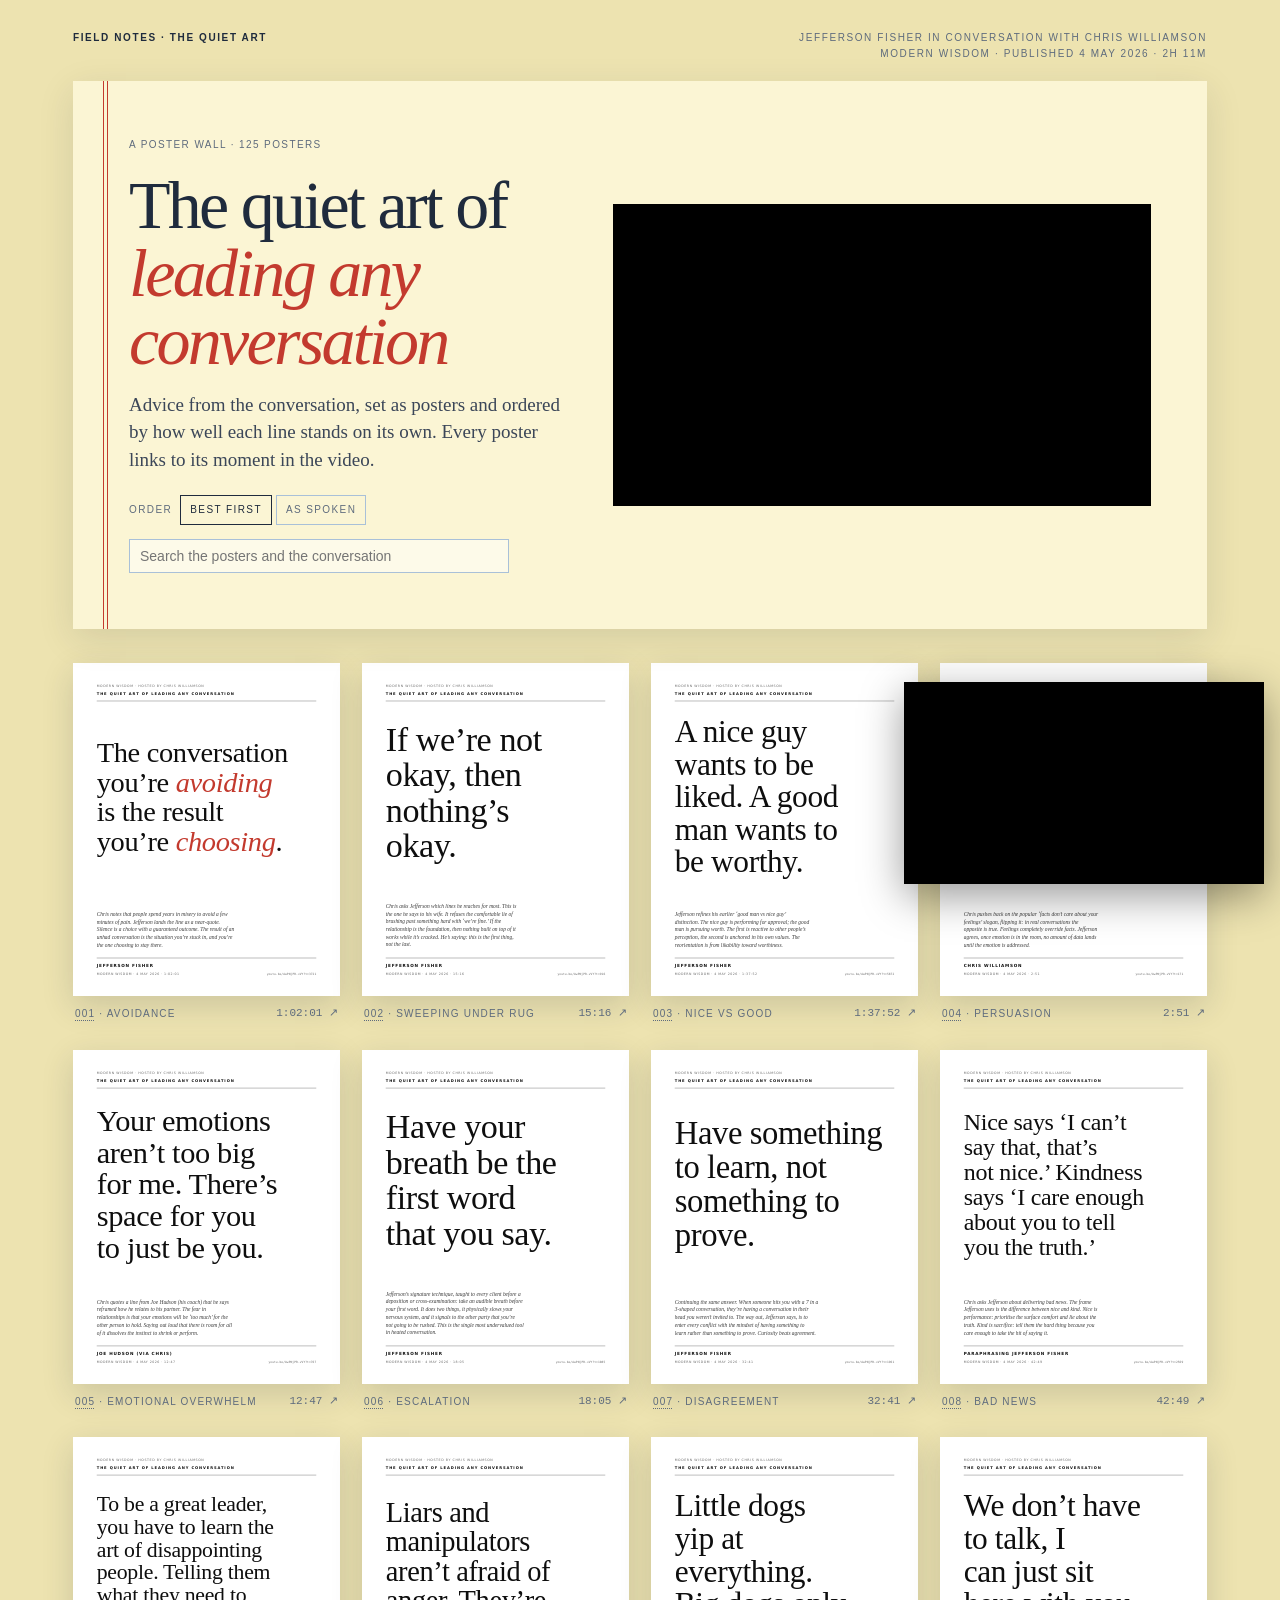
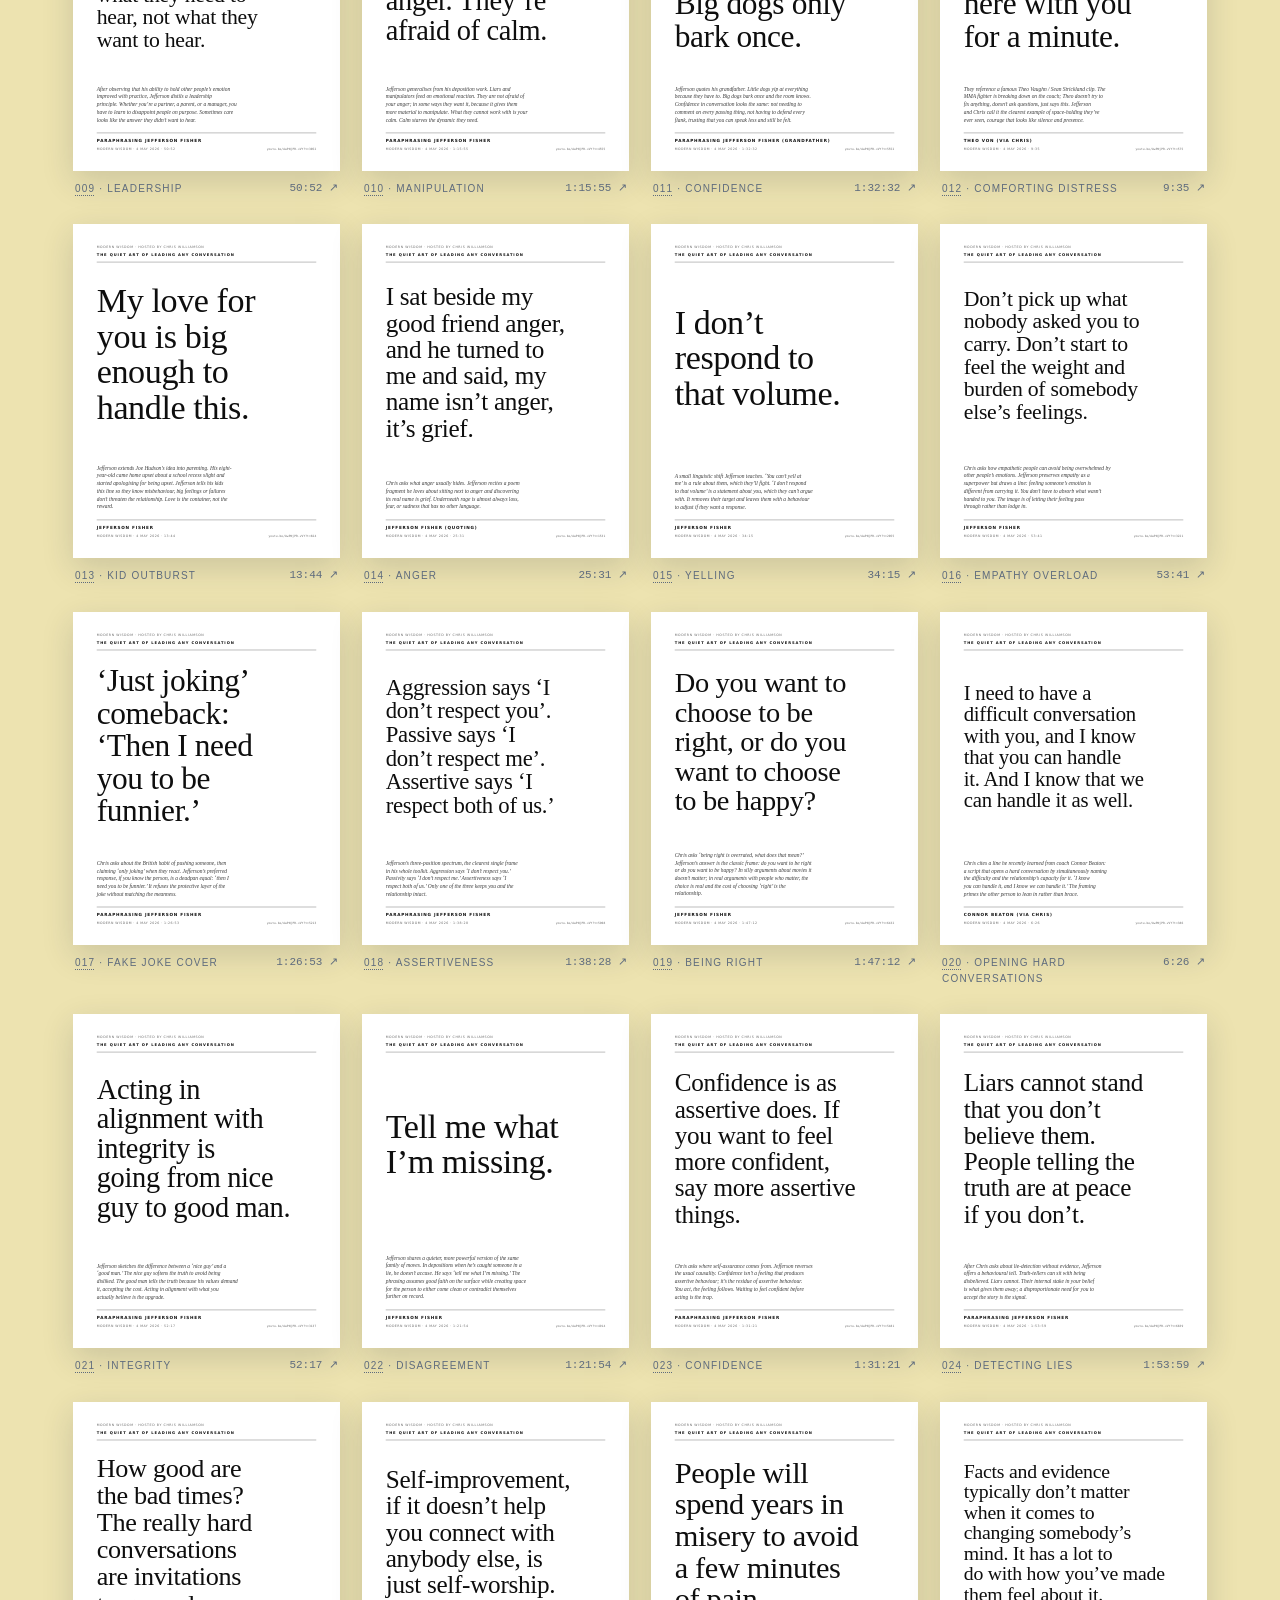
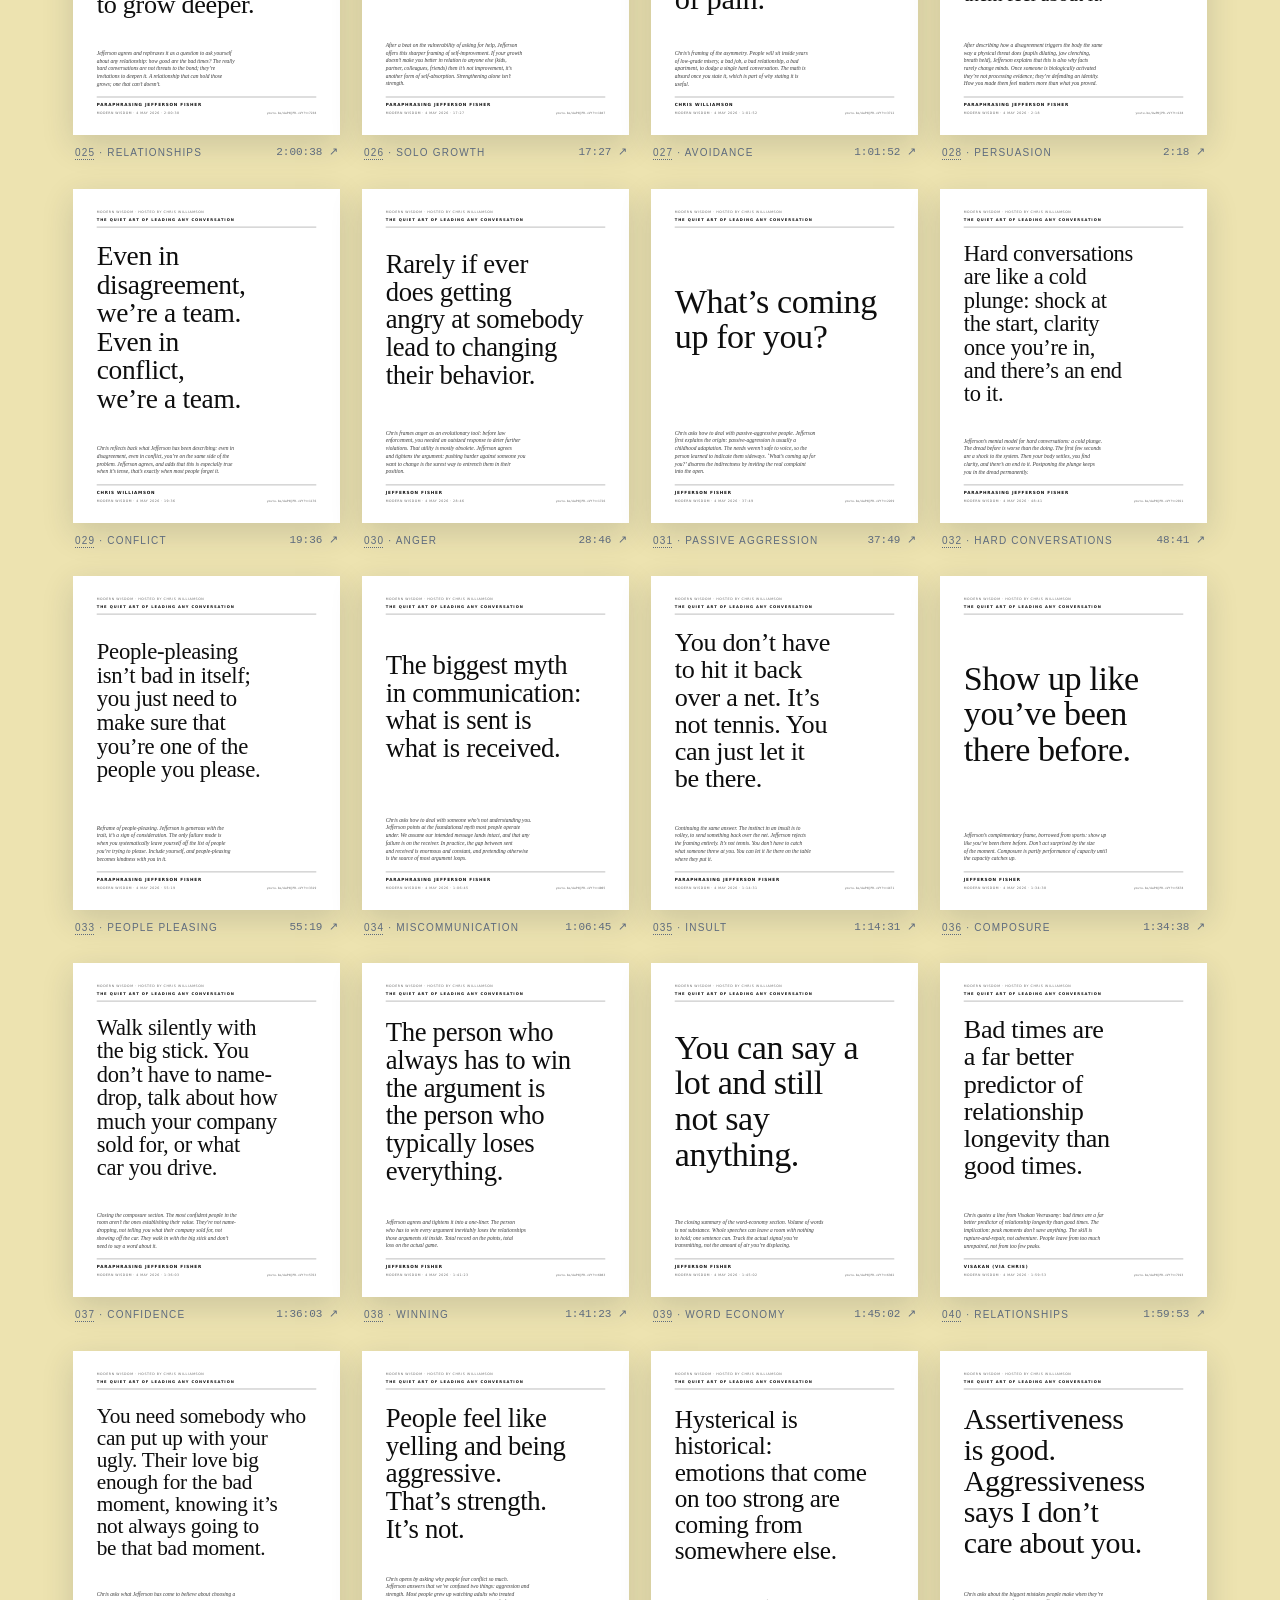
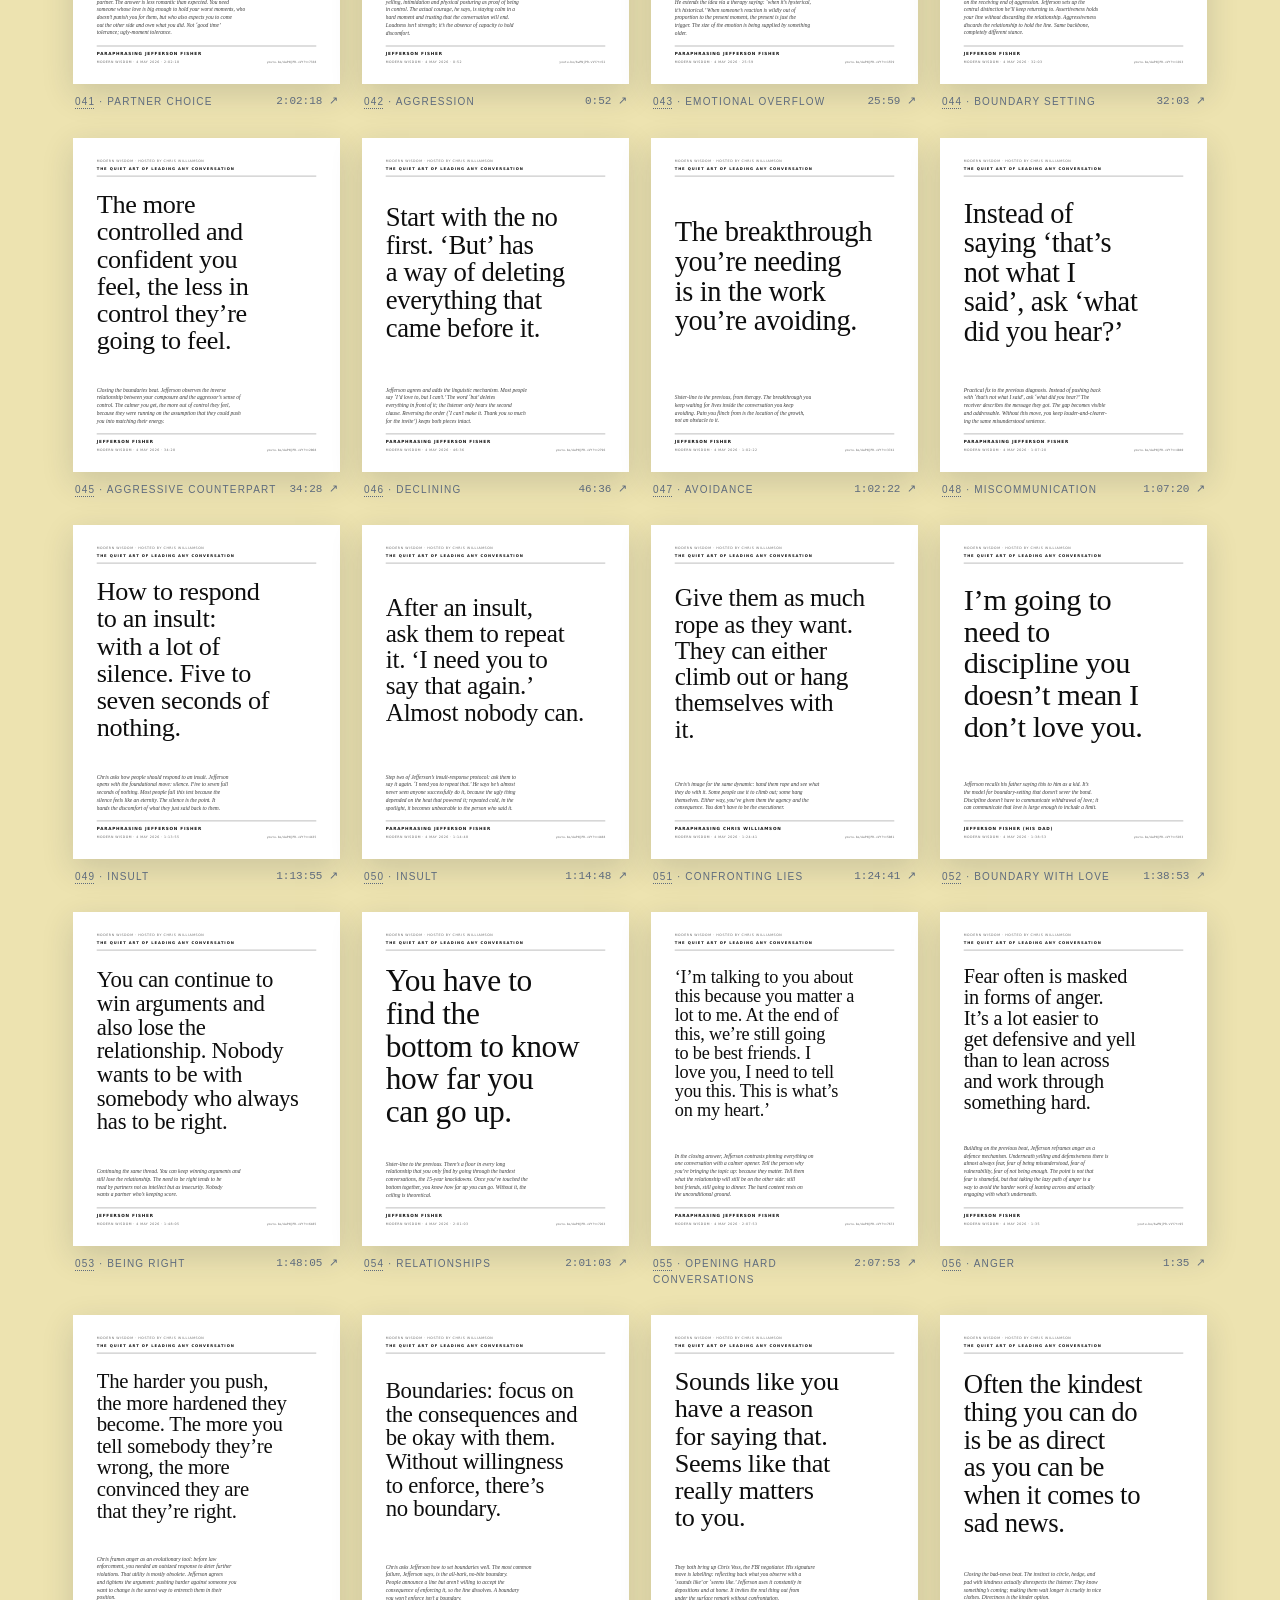
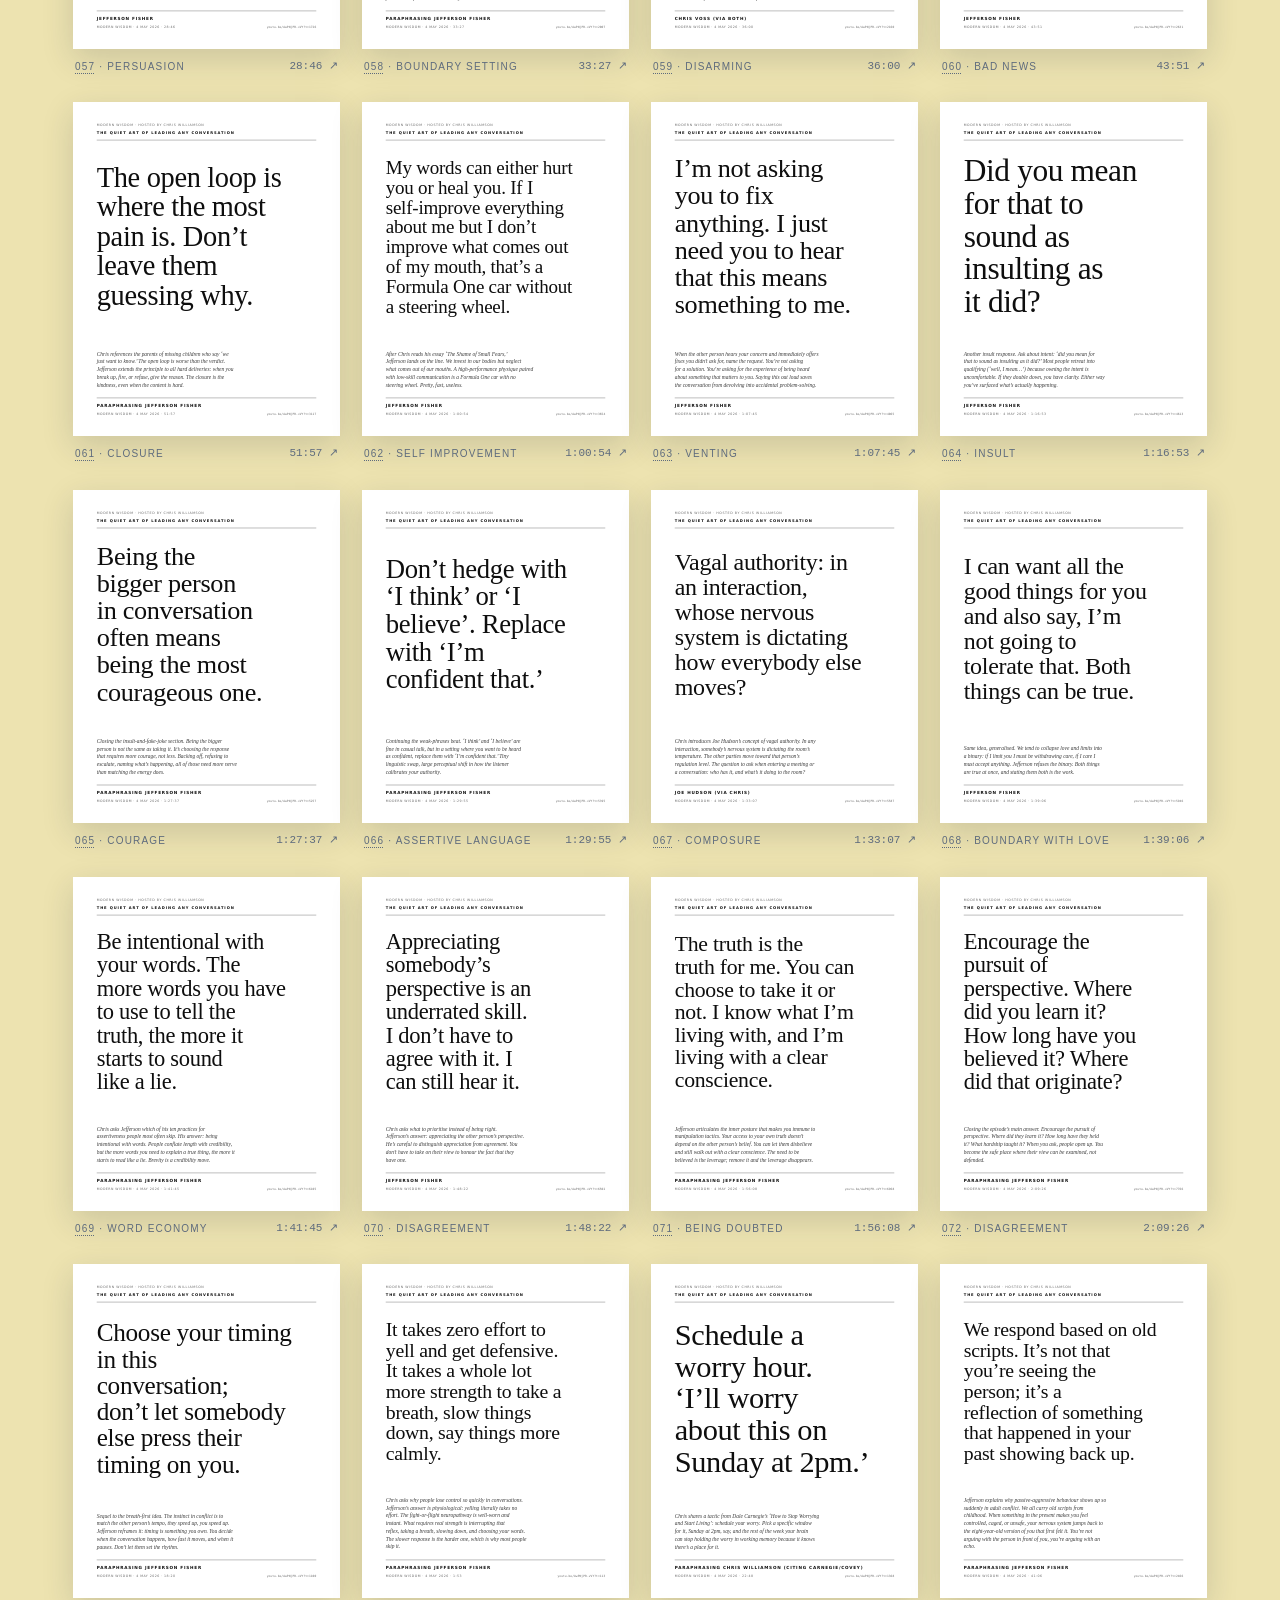
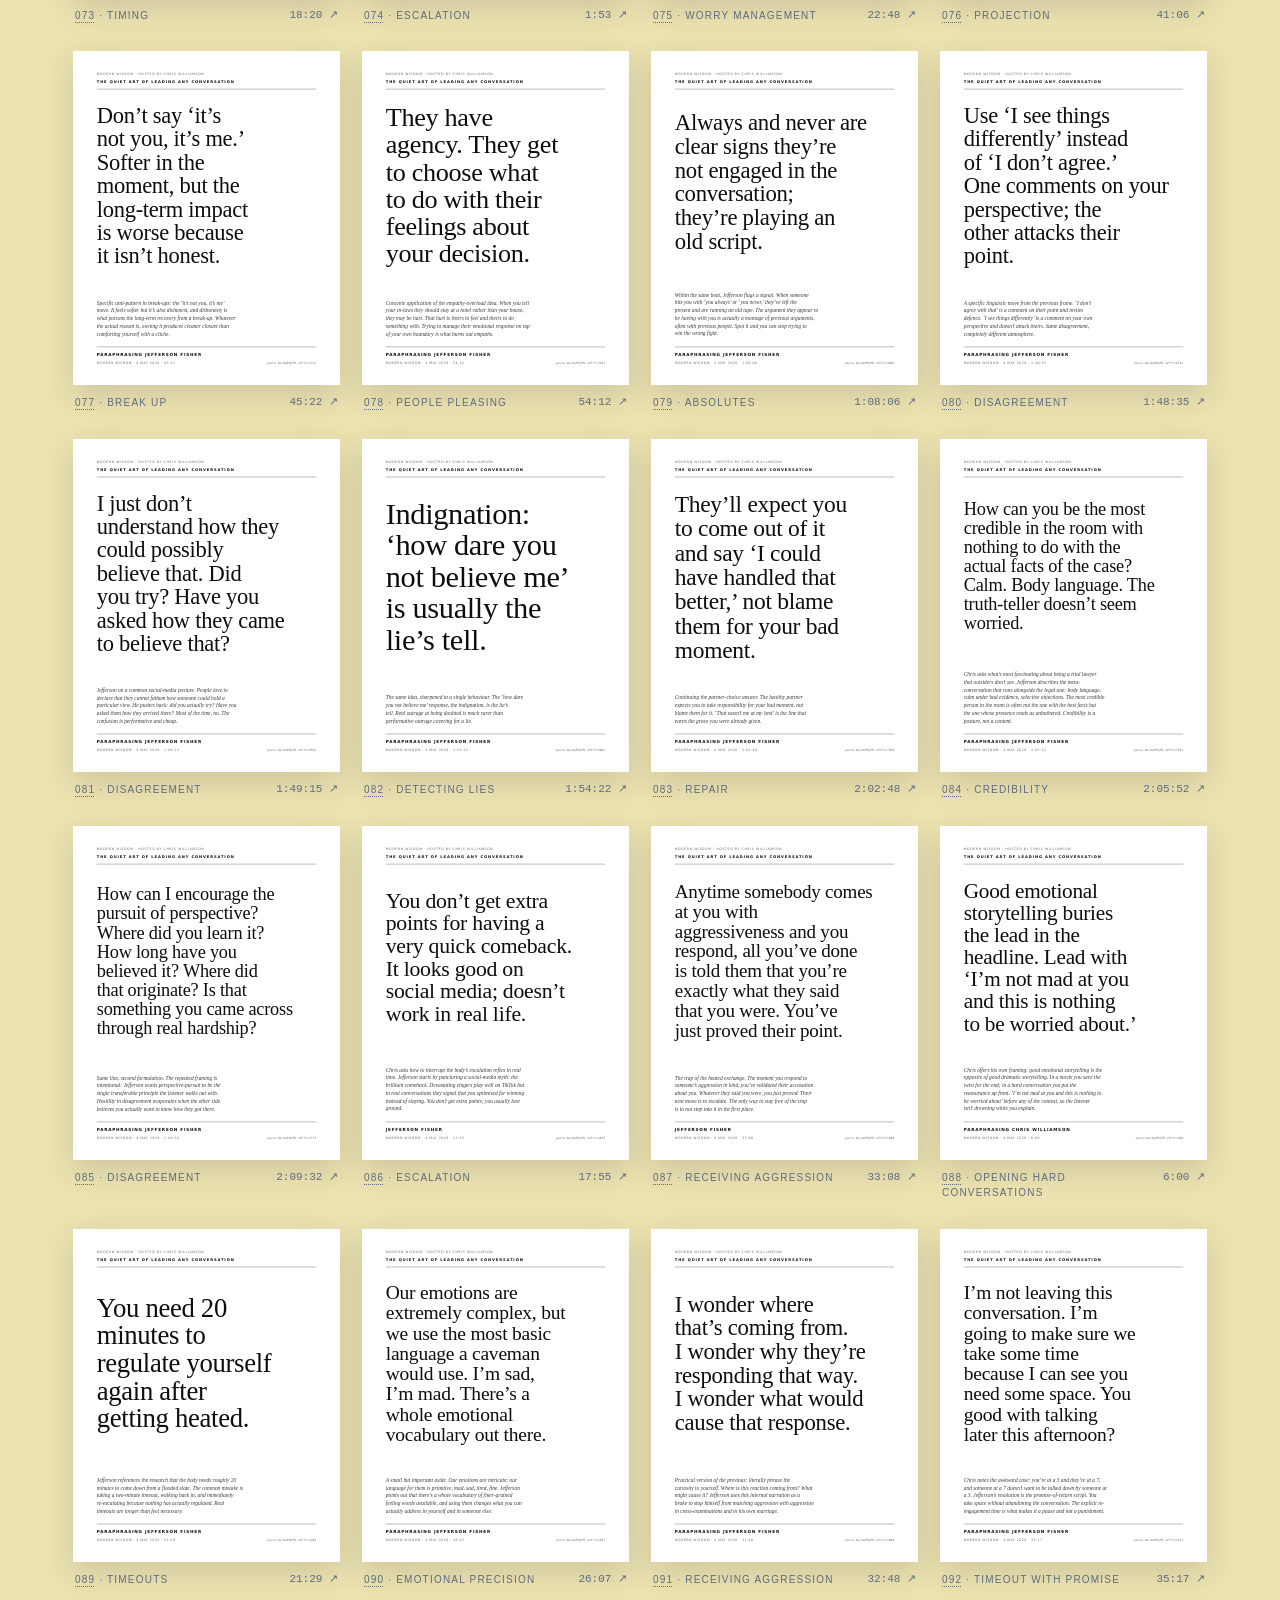
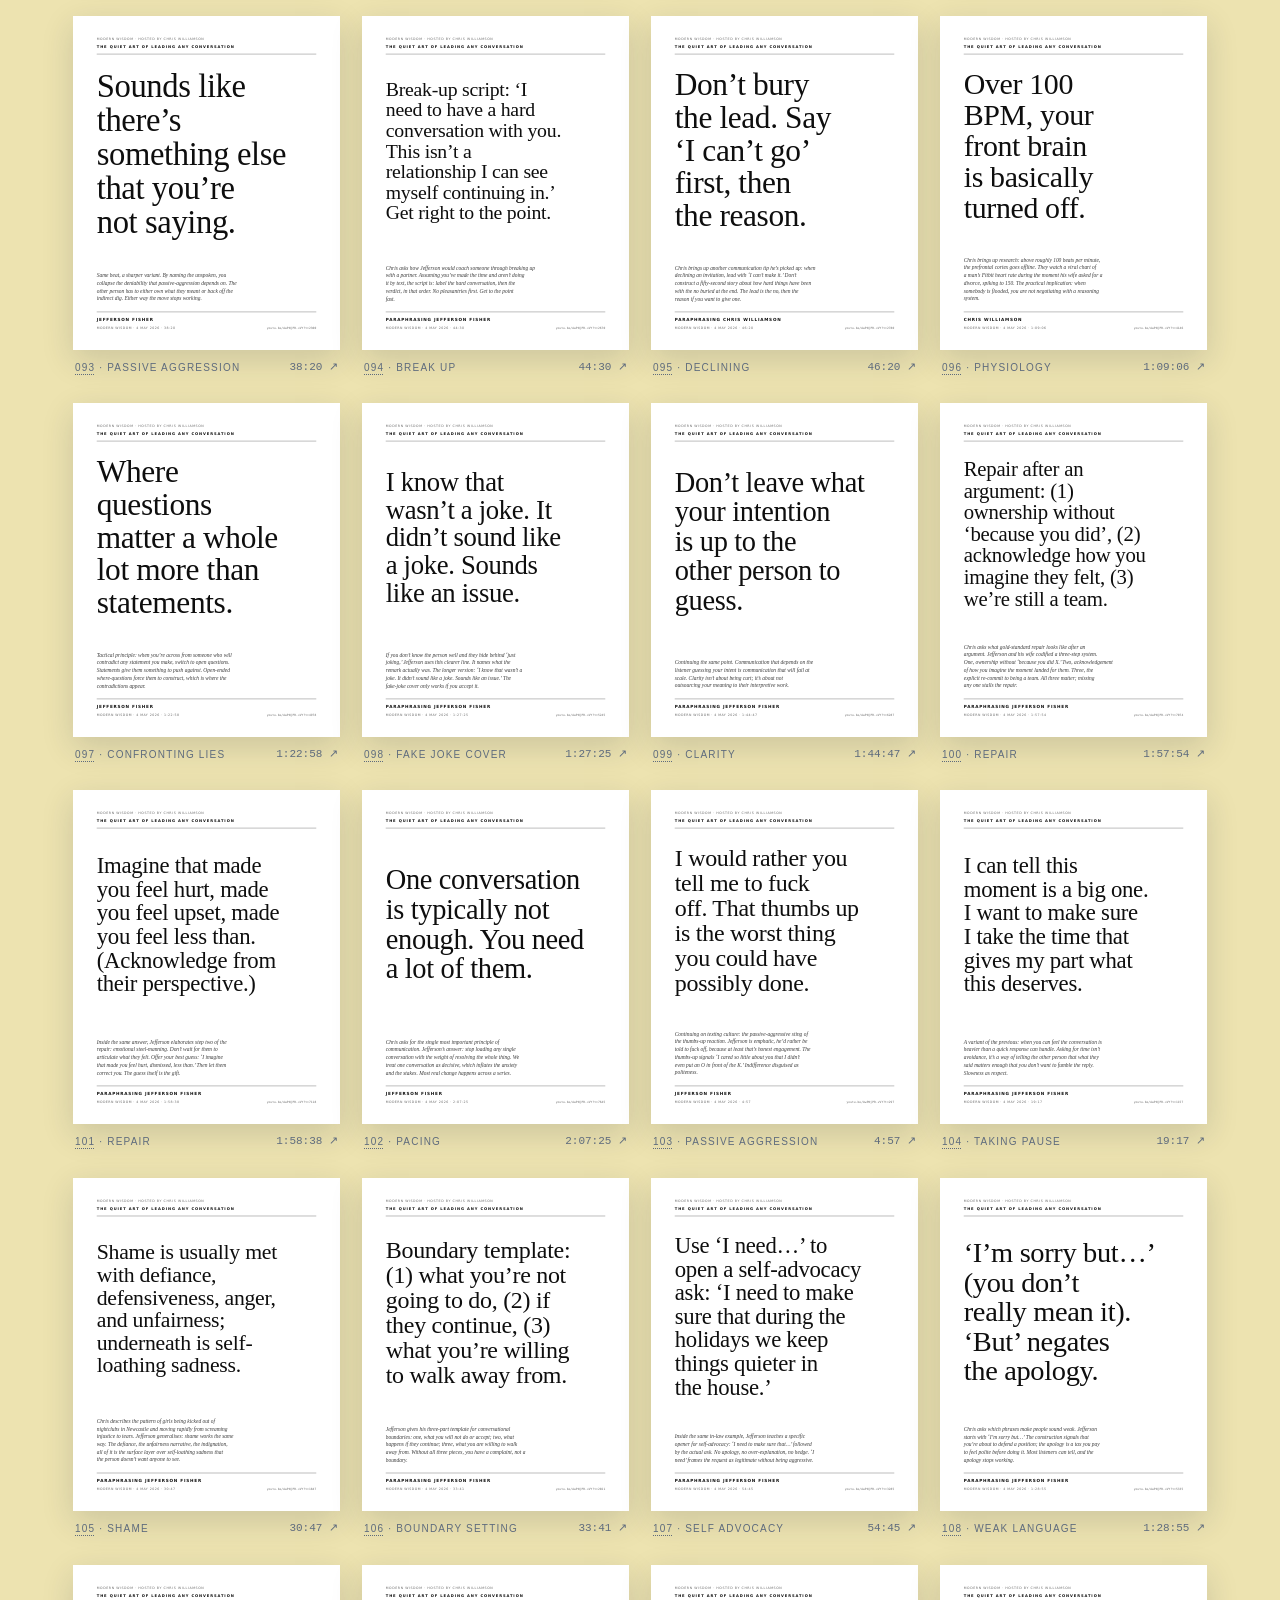
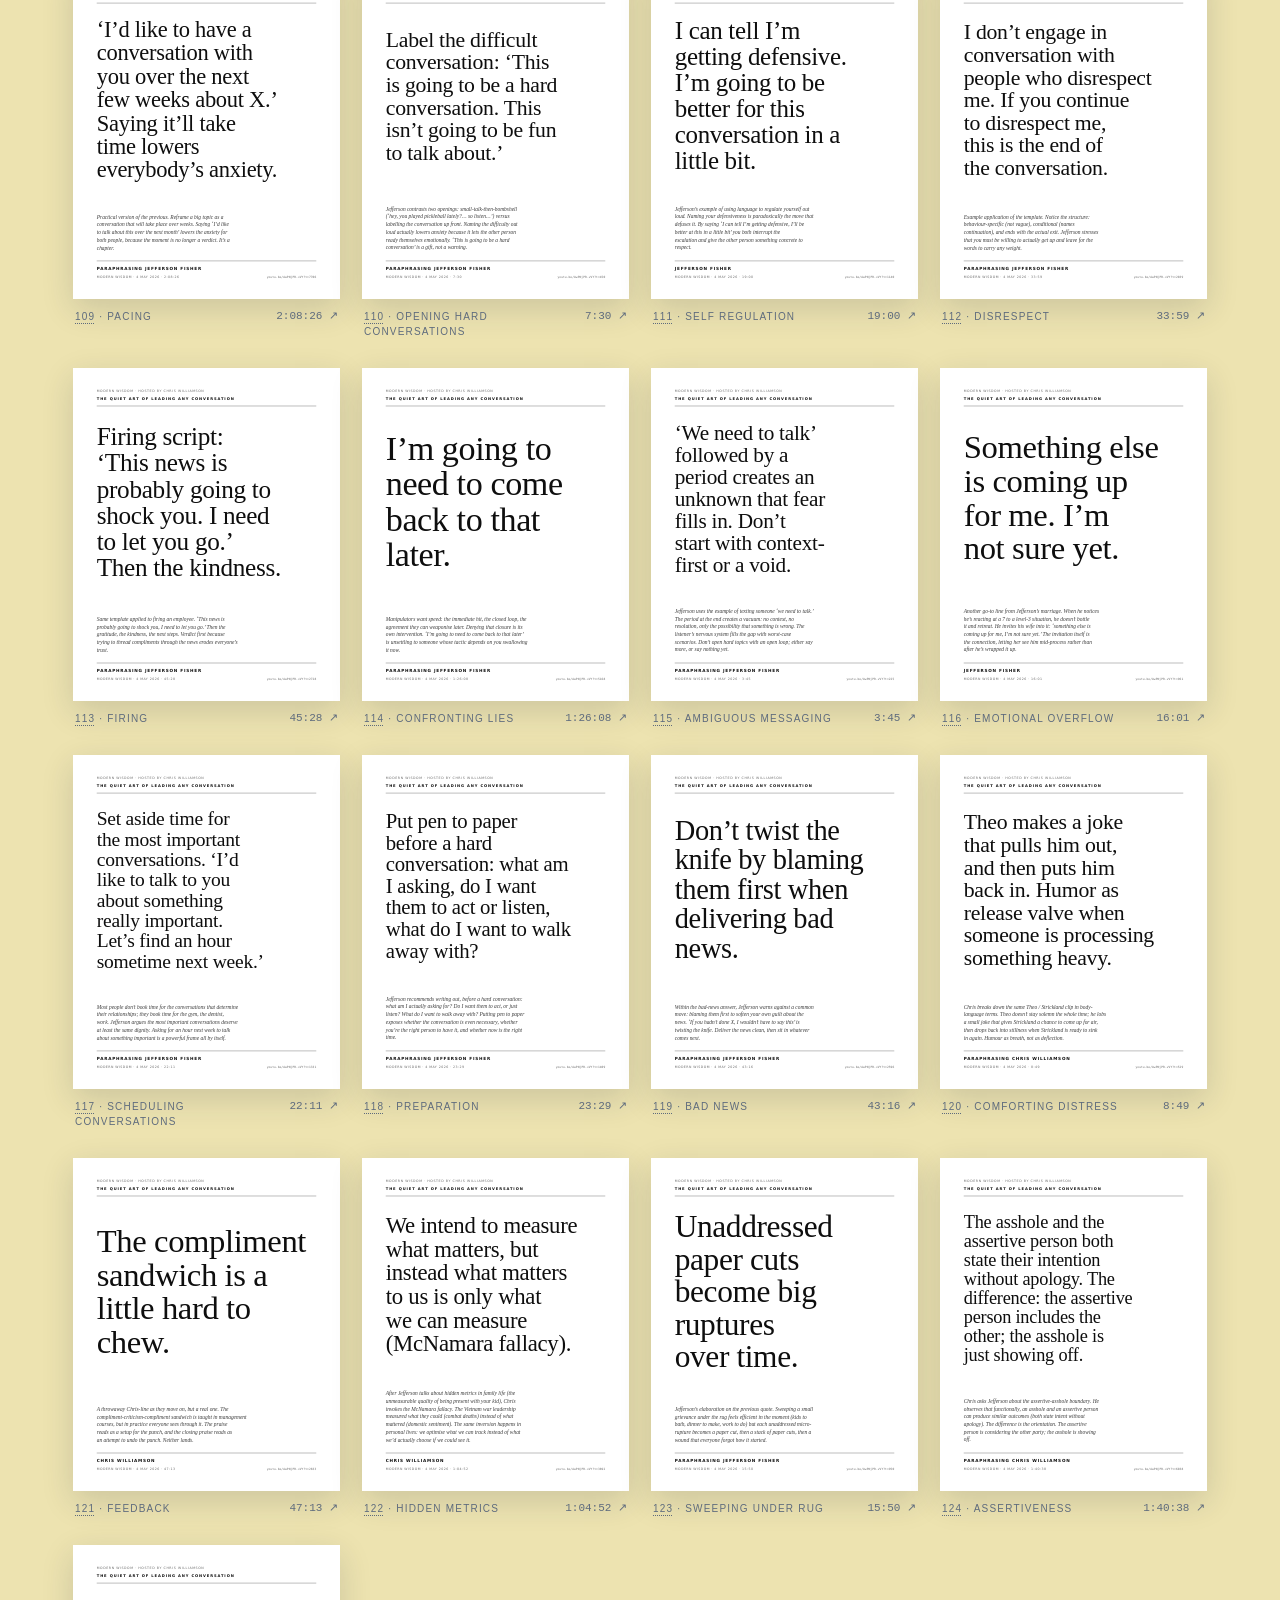
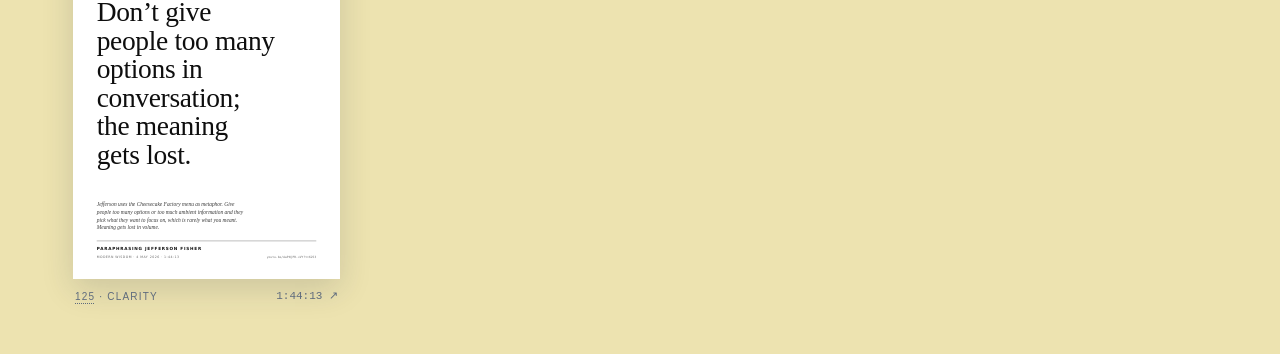
<file: jefferson-fisher/index.html>
<!doctype html>
<html lang="en">
<head>
<meta charset="utf-8"><meta name="viewport" content="width=device-width,initial-scale=1">
<title>Jefferson Fisher: The Quiet Art of Leading Any Conversation</title>
<meta name="description" content="125 posters of advice from Jefferson Fisher in conversation with Chris Williamson, each linked to its moment in the video.">
<meta property="og:type" content="article"><meta property="og:site_name" content="Field notes">
<meta property="og:title" content="Jefferson Fisher: The Quiet Art of Leading Any Conversation"><meta property="og:description" content="125 posters of advice from Jefferson Fisher in conversation with Chris Williamson, each linked to its moment in the video.">
<meta property="og:url" content="https://epologee.github.io/field-notes/jefferson-fisher/index.html"><meta property="og:image" content="https://i.ytimg.com/vi/AwPNjPR-vVY/maxresdefault.jpg">
<meta property="og:image:width" content="1280"><meta property="og:image:height" content="720"><meta property="og:image:alt" content="Jefferson Fisher and Chris Williamson on Modern Wisdom">
<meta name="twitter:card" content="summary_large_image">
<link rel="icon" href="../favicon.svg" type="image/svg+xml"><link rel="icon" href="../favicon-32.png" type="image/png" sizes="32x32"><link rel="apple-touch-icon" href="../apple-touch-icon.png">
<style>html{-webkit-text-size-adjust:100%;text-size-adjust:100%;hanging-punctuation:first allow-end last}
body{text-rendering:optimizeLegibility;font-kerning:normal;font-variant-ligatures:common-ligatures contextual}
p,li,blockquote,figcaption{text-wrap:pretty;hyphens:auto;-webkit-hyphens:auto;hyphenate-limit-chars:7 3 3;orphans:2;widows:2}
p{font-variant-numeric:oldstyle-nums proportional-nums;max-inline-size:75ch}
h1,h2,h3{text-wrap:balance;hyphens:manual}
time,.time,[data-timecode],kbd,code{font-variant-numeric:tabular-nums lining-nums}
abbr{font-variant-caps:all-small-caps;letter-spacing:.02em;text-decoration:none}
mark{color:inherit}
@media print{.screen,#player{display:none!important}h1,h2,h3{break-after:avoid}blockquote,figure{break-inside:avoid}}</style>
<style>
:root{--ink:#1f2b3d;--muted:#5e6b7d;--desk:#ede3b0;--paper:#fbf5d4;--rule:#a9c0d8;--accent:#c33a2e;--serif:"Iowan Old Style",Baskerville,Georgia,serif;--sans:-apple-system,BlinkMacSystemFont,"Segoe UI",sans-serif;--mono:ui-monospace,monospace}*{box-sizing:border-box}body{margin:0;background:var(--desk);color:var(--ink);font:16px/1.55 var(--sans)}header{max-width:1190px;margin:auto;padding:30px 28px 20px;display:flex;justify-content:space-between;gap:20px;font-size:10px;letter-spacing:.16em;text-transform:uppercase;color:var(--muted)}header strong{color:var(--ink)}header a{color:inherit;text-decoration:none}header a:hover{color:var(--accent)}header span{text-align:right}main{max-width:1190px;margin:auto;padding:0 28px 50px}.intro{position:relative;display:grid;grid-template-columns:minmax(0,1fr) minmax(0,1.2fr);gap:36px;align-items:center;background:var(--paper);padding:clamp(28px,5vw,56px);box-shadow:0 10px 34px #1f2b3d1f;margin-bottom:34px}.intro::before{content:"";position:absolute;top:0;bottom:0;left:clamp(12px,2.6vw,30px);width:3px;border-left:1px solid var(--accent);border-right:1px solid var(--accent)}.kicker{font-size:10px;letter-spacing:.14em;text-transform:uppercase;color:var(--muted)}h1{font:500 clamp(40px,6vw,68px)/1 var(--serif);letter-spacing:-.04em;margin:18px 0 16px}h1 em{color:var(--accent);font-weight:400}.deck{font:19px/1.45 var(--serif);color:#3b4658;margin:0}.slot{position:relative;aspect-ratio:16/9;background:#000}.screen{position:absolute;inset:0;background:#000}.screen iframe,.screen>div{position:absolute;inset:0;width:100%;height:100%;border:0}.docked .screen{position:fixed;inset:auto 16px 16px auto;width:clamp(200px,60vw,360px);aspect-ratio:16/9;z-index:5;box-shadow:0 12px 40px #0006}.docked main{padding-bottom:calc(clamp(200px,60vw,360px)*9/16 + 40px)}.order{margin:22px 0 0;font-size:10px;letter-spacing:.14em;text-transform:uppercase;color:var(--muted)}.order button{font:inherit;letter-spacing:inherit;text-transform:inherit;color:var(--muted);background:none;border:1px solid var(--rule);padding:6px 9px;margin-left:4px;cursor:pointer}.order button[aria-pressed=true]{color:var(--ink);border-color:var(--ink)}li.current .poster{outline:3px solid var(--accent);outline-offset:5px}ol.wall{list-style:none;margin:0;padding:0;display:grid;grid-template-columns:repeat(auto-fill,minmax(260px,1fr));gap:28px 22px}.poster{display:block;box-shadow:0 10px 30px #1f2b3d29;transition:transform .15s}.poster:hover{transform:translateY(-3px)}.poster img{display:block;width:100%;height:auto}.caption{display:flex;justify-content:space-between;gap:10px;margin:10px 2px 0;font-size:10px;letter-spacing:.12em;text-transform:uppercase;color:var(--muted)}.caption .time{font:11px var(--mono);letter-spacing:0;text-transform:none;color:var(--muted);text-decoration:none;white-space:nowrap}.caption a:hover{color:var(--accent)}.caption .file{color:inherit;text-decoration:underline dotted;text-underline-offset:3px}.find{margin:14px 0 0}.find input{font:14px var(--sans);width:min(100%,380px);padding:8px 10px;border:1px solid var(--rule);border-radius:0;background:#ffffff80;color:var(--ink)}.find input:focus{outline:none;border-color:var(--ink)}.spoken{margin:0 0 26px;font-size:10px;letter-spacing:.14em;text-transform:uppercase;color:var(--muted)}.spoken button{font:11px var(--mono);letter-spacing:0;text-transform:none;color:var(--ink);background:none;border:1px solid var(--rule);padding:5px 8px;margin:6px 6px 0 0;cursor:pointer}.spoken button:hover{border-color:var(--ink)}li.break{grid-column:1/-1;border-top:1px dashed var(--rule);padding:9px 2px 0;font-size:10px;letter-spacing:.12em;text-transform:uppercase;color:var(--muted)}li.break span{color:var(--ink);margin-right:8px}li.break.playing{border-top-style:solid;border-top-color:var(--muted)}
@media print{@page{size:A4;margin:12mm}body{background:white}header span{text-align:left}.slot,.screen,.order,.find,.spoken,li.break{display:none!important}.intro{display:block;box-shadow:none;padding:0 0 8mm}.intro::before{display:none}ol.wall{grid-template-columns:repeat(2,1fr);gap:8mm}li{break-inside:avoid}.poster{box-shadow:none;outline:1px solid #ddd}li.current .poster{outline:1px solid #ddd}}
@media(max-width:740px){header{padding:20px 16px 12px}main{padding:0 16px 30px}.intro{grid-template-columns:1fr;gap:24px;padding:26px 22px}ol.wall{grid-template-columns:1fr}}
</style></head>
<body>
<header><strong><a href="../index.html">Field notes</a> · The quiet art</strong><span>Jefferson Fisher in conversation with Chris Williamson<br>Modern Wisdom · Published 4 May 2026 · 2h 11m</span></header>
<main>
<section class="intro"><div><div class="kicker">A poster wall · 125 posters</div><h1>The quiet art of<br><em>leading any conversation</em></h1><p class="deck">Advice from the conversation, set as posters and ordered by how well each line stands on its own. Every poster links to its moment in the video.</p><p class="order">Order <button data-order="score" aria-pressed="true">Best first</button><button data-order="time" aria-pressed="false">As spoken</button></p><p class="find"><input id="q" type="search" placeholder="Search the posters and the conversation" aria-label="Search the posters and the conversation" autocomplete="off"></p></div>
<div class="slot"><div class="screen"><div id="player"></div></div></div></section>
<div id="spoken" class="spoken" hidden></div><p id="empty" class="spoken" hidden>No poster or moment mentions these words.</p>
<ol class="wall">
<li id="p3721" data-seconds="3721"><a class="poster" href="#p3721"><img src="posters/3721.svg" alt="The conversation you&#x27;re avoiding is the result you&#x27;re choosing." loading="lazy" width="1080" height="1350"></a>
<p class="caption"><span><a class="file" href="posters/3721.svg" target="_blank" rel="noopener" title="Open this poster on its own">001</a> · Avoidance</span><a class="time" href="https://youtu.be/AwPNjPR-vVY?t=3719" target="_blank" rel="noopener">1:02:01 ↗</a></p></li>
<li id="p916" data-seconds="916"><a class="poster" href="#p916"><img src="posters/916.svg" alt="If we&#x27;re not okay, then nothing&#x27;s okay." loading="lazy" width="1080" height="1350"></a>
<p class="caption"><span><a class="file" href="posters/916.svg" target="_blank" rel="noopener" title="Open this poster on its own">002</a> · Sweeping under rug</span><a class="time" href="https://youtu.be/AwPNjPR-vVY?t=914" target="_blank" rel="noopener">15:16 ↗</a></p></li>
<li id="p5872" data-seconds="5872"><a class="poster" href="#p5872"><img src="posters/5872.svg" alt="A nice guy wants to be liked. A good man wants to be worthy." loading="lazy" width="1080" height="1350"></a>
<p class="caption"><span><a class="file" href="posters/5872.svg" target="_blank" rel="noopener" title="Open this poster on its own">003</a> · Nice vs good</span><a class="time" href="https://youtu.be/AwPNjPR-vVY?t=5870" target="_blank" rel="noopener">1:37:52 ↗</a></p></li>
<li id="p171" data-seconds="171"><a class="poster" href="#p171"><img src="posters/171.svg" alt="Feelings don&#x27;t give a single shit about the facts." loading="lazy" width="1080" height="1350"></a>
<p class="caption"><span><a class="file" href="posters/171.svg" target="_blank" rel="noopener" title="Open this poster on its own">004</a> · Persuasion</span><a class="time" href="https://youtu.be/AwPNjPR-vVY?t=169" target="_blank" rel="noopener">2:51 ↗</a></p></li>
<li id="p767" data-seconds="767"><a class="poster" href="#p767"><img src="posters/767.svg" alt="Your emotions aren&#x27;t too big for me. There&#x27;s space for you to just be you." loading="lazy" width="1080" height="1350"></a>
<p class="caption"><span><a class="file" href="posters/767.svg" target="_blank" rel="noopener" title="Open this poster on its own">005</a> · Emotional overwhelm</span><a class="time" href="https://youtu.be/AwPNjPR-vVY?t=765" target="_blank" rel="noopener">12:47 ↗</a></p></li>
<li id="p1085" data-seconds="1085"><a class="poster" href="#p1085"><img src="posters/1085.svg" alt="Have your breath be the first word that you say." loading="lazy" width="1080" height="1350"></a>
<p class="caption"><span><a class="file" href="posters/1085.svg" target="_blank" rel="noopener" title="Open this poster on its own">006</a> · Escalation</span><a class="time" href="https://youtu.be/AwPNjPR-vVY?t=1083" target="_blank" rel="noopener">18:05 ↗</a></p></li>
<li id="p1961" data-seconds="1961"><a class="poster" href="#p1961"><img src="posters/1961.svg" alt="Have something to learn, not something to prove." loading="lazy" width="1080" height="1350"></a>
<p class="caption"><span><a class="file" href="posters/1961.svg" target="_blank" rel="noopener" title="Open this poster on its own">007</a> · Disagreement</span><a class="time" href="https://youtu.be/AwPNjPR-vVY?t=1959" target="_blank" rel="noopener">32:41 ↗</a></p></li>
<li id="p2569" data-seconds="2569"><a class="poster" href="#p2569"><img src="posters/2569.svg" alt="Nice says &#x27;I can&#x27;t say that, that&#x27;s not nice.&#x27; Kindness says &#x27;I care enough about you to tell you the truth.&#x27;" loading="lazy" width="1080" height="1350"></a>
<p class="caption"><span><a class="file" href="posters/2569.svg" target="_blank" rel="noopener" title="Open this poster on its own">008</a> · Bad news</span><a class="time" href="https://youtu.be/AwPNjPR-vVY?t=2567" target="_blank" rel="noopener">42:49 ↗</a></p></li>
<li id="p3052" data-seconds="3052"><a class="poster" href="#p3052"><img src="posters/3052.svg" alt="To be a great leader, you have to learn the art of disappointing people. Telling them what they need to hear, not what they want to hear." loading="lazy" width="1080" height="1350"></a>
<p class="caption"><span><a class="file" href="posters/3052.svg" target="_blank" rel="noopener" title="Open this poster on its own">009</a> · Leadership</span><a class="time" href="https://youtu.be/AwPNjPR-vVY?t=3050" target="_blank" rel="noopener">50:52 ↗</a></p></li>
<li id="p4555" data-seconds="4555"><a class="poster" href="#p4555"><img src="posters/4555.svg" alt="Liars and manipulators aren&#x27;t afraid of anger. They&#x27;re afraid of calm." loading="lazy" width="1080" height="1350"></a>
<p class="caption"><span><a class="file" href="posters/4555.svg" target="_blank" rel="noopener" title="Open this poster on its own">010</a> · Manipulation</span><a class="time" href="https://youtu.be/AwPNjPR-vVY?t=4553" target="_blank" rel="noopener">1:15:55 ↗</a></p></li>
<li id="p5552" data-seconds="5552"><a class="poster" href="#p5552"><img src="posters/5552.svg" alt="Little dogs yip at everything. Big dogs only bark once." loading="lazy" width="1080" height="1350"></a>
<p class="caption"><span><a class="file" href="posters/5552.svg" target="_blank" rel="noopener" title="Open this poster on its own">011</a> · Confidence</span><a class="time" href="https://youtu.be/AwPNjPR-vVY?t=5550" target="_blank" rel="noopener">1:32:32 ↗</a></p></li>
<li id="p575" data-seconds="575"><a class="poster" href="#p575"><img src="posters/575.svg" alt="We don&#x27;t have to talk, I can just sit here with you for a minute." loading="lazy" width="1080" height="1350"></a>
<p class="caption"><span><a class="file" href="posters/575.svg" target="_blank" rel="noopener" title="Open this poster on its own">012</a> · Comforting distress</span><a class="time" href="https://youtu.be/AwPNjPR-vVY?t=573" target="_blank" rel="noopener">9:35 ↗</a></p></li>
<li id="p824" data-seconds="824"><a class="poster" href="#p824"><img src="posters/824.svg" alt="My love for you is big enough to handle this." loading="lazy" width="1080" height="1350"></a>
<p class="caption"><span><a class="file" href="posters/824.svg" target="_blank" rel="noopener" title="Open this poster on its own">013</a> · Kid outburst</span><a class="time" href="https://youtu.be/AwPNjPR-vVY?t=822" target="_blank" rel="noopener">13:44 ↗</a></p></li>
<li id="p1531" data-seconds="1531"><a class="poster" href="#p1531"><img src="posters/1531.svg" alt="I sat beside my good friend anger, and he turned to me and said, my name isn&#x27;t anger, it&#x27;s grief." loading="lazy" width="1080" height="1350"></a>
<p class="caption"><span><a class="file" href="posters/1531.svg" target="_blank" rel="noopener" title="Open this poster on its own">014</a> · Anger</span><a class="time" href="https://youtu.be/AwPNjPR-vVY?t=1529" target="_blank" rel="noopener">25:31 ↗</a></p></li>
<li id="p2055" data-seconds="2055"><a class="poster" href="#p2055"><img src="posters/2055.svg" alt="I don&#x27;t respond to that volume." loading="lazy" width="1080" height="1350"></a>
<p class="caption"><span><a class="file" href="posters/2055.svg" target="_blank" rel="noopener" title="Open this poster on its own">015</a> · Yelling</span><a class="time" href="https://youtu.be/AwPNjPR-vVY?t=2053" target="_blank" rel="noopener">34:15 ↗</a></p></li>
<li id="p3221" data-seconds="3221"><a class="poster" href="#p3221"><img src="posters/3221.svg" alt="Don&#x27;t pick up what nobody asked you to carry. Don&#x27;t start to feel the weight and burden of somebody else&#x27;s feelings." loading="lazy" width="1080" height="1350"></a>
<p class="caption"><span><a class="file" href="posters/3221.svg" target="_blank" rel="noopener" title="Open this poster on its own">016</a> · Empathy overload</span><a class="time" href="https://youtu.be/AwPNjPR-vVY?t=3219" target="_blank" rel="noopener">53:41 ↗</a></p></li>
<li id="p5213" data-seconds="5213"><a class="poster" href="#p5213"><img src="posters/5213.svg" alt="&#x27;Just joking&#x27; comeback: &#x27;Then I need you to be funnier.&#x27;" loading="lazy" width="1080" height="1350"></a>
<p class="caption"><span><a class="file" href="posters/5213.svg" target="_blank" rel="noopener" title="Open this poster on its own">017</a> · Fake joke cover</span><a class="time" href="https://youtu.be/AwPNjPR-vVY?t=5211" target="_blank" rel="noopener">1:26:53 ↗</a></p></li>
<li id="p5908" data-seconds="5908"><a class="poster" href="#p5908"><img src="posters/5908.svg" alt="Aggression says &#x27;I don&#x27;t respect you&#x27;. Passive says &#x27;I don&#x27;t respect me&#x27;. Assertive says &#x27;I respect both of us.&#x27;" loading="lazy" width="1080" height="1350"></a>
<p class="caption"><span><a class="file" href="posters/5908.svg" target="_blank" rel="noopener" title="Open this poster on its own">018</a> · Assertiveness</span><a class="time" href="https://youtu.be/AwPNjPR-vVY?t=5906" target="_blank" rel="noopener">1:38:28 ↗</a></p></li>
<li id="p6432" data-seconds="6432"><a class="poster" href="#p6432"><img src="posters/6432.svg" alt="Do you want to choose to be right, or do you want to choose to be happy?" loading="lazy" width="1080" height="1350"></a>
<p class="caption"><span><a class="file" href="posters/6432.svg" target="_blank" rel="noopener" title="Open this poster on its own">019</a> · Being right</span><a class="time" href="https://youtu.be/AwPNjPR-vVY?t=6430" target="_blank" rel="noopener">1:47:12 ↗</a></p></li>
<li id="p386" data-seconds="386"><a class="poster" href="#p386"><img src="posters/386.svg" alt="I need to have a difficult conversation with you, and I know that you can handle it. And I know that we can handle it as well." loading="lazy" width="1080" height="1350"></a>
<p class="caption"><span><a class="file" href="posters/386.svg" target="_blank" rel="noopener" title="Open this poster on its own">020</a> · Opening hard conversations</span><a class="time" href="https://youtu.be/AwPNjPR-vVY?t=384" target="_blank" rel="noopener">6:26 ↗</a></p></li>
<li id="p3137" data-seconds="3137"><a class="poster" href="#p3137"><img src="posters/3137.svg" alt="Acting in alignment with integrity is going from nice guy to good man." loading="lazy" width="1080" height="1350"></a>
<p class="caption"><span><a class="file" href="posters/3137.svg" target="_blank" rel="noopener" title="Open this poster on its own">021</a> · Integrity</span><a class="time" href="https://youtu.be/AwPNjPR-vVY?t=3135" target="_blank" rel="noopener">52:17 ↗</a></p></li>
<li id="p4914" data-seconds="4914"><a class="poster" href="#p4914"><img src="posters/4914.svg" alt="Tell me what I&#x27;m missing." loading="lazy" width="1080" height="1350"></a>
<p class="caption"><span><a class="file" href="posters/4914.svg" target="_blank" rel="noopener" title="Open this poster on its own">022</a> · Disagreement</span><a class="time" href="https://youtu.be/AwPNjPR-vVY?t=4912" target="_blank" rel="noopener">1:21:54 ↗</a></p></li>
<li id="p5481" data-seconds="5481"><a class="poster" href="#p5481"><img src="posters/5481.svg" alt="Confidence is as assertive does. If you want to feel more confident, say more assertive things." loading="lazy" width="1080" height="1350"></a>
<p class="caption"><span><a class="file" href="posters/5481.svg" target="_blank" rel="noopener" title="Open this poster on its own">023</a> · Confidence</span><a class="time" href="https://youtu.be/AwPNjPR-vVY?t=5479" target="_blank" rel="noopener">1:31:21 ↗</a></p></li>
<li id="p6839" data-seconds="6839"><a class="poster" href="#p6839"><img src="posters/6839.svg" alt="Liars cannot stand that you don&#x27;t believe them. People telling the truth are at peace if you don&#x27;t." loading="lazy" width="1080" height="1350"></a>
<p class="caption"><span><a class="file" href="posters/6839.svg" target="_blank" rel="noopener" title="Open this poster on its own">024</a> · Detecting lies</span><a class="time" href="https://youtu.be/AwPNjPR-vVY?t=6837" target="_blank" rel="noopener">1:53:59 ↗</a></p></li>
<li id="p7238" data-seconds="7238"><a class="poster" href="#p7238"><img src="posters/7238.svg" alt="How good are the bad times? The really hard conversations are invitations to grow deeper." loading="lazy" width="1080" height="1350"></a>
<p class="caption"><span><a class="file" href="posters/7238.svg" target="_blank" rel="noopener" title="Open this poster on its own">025</a> · Relationships</span><a class="time" href="https://youtu.be/AwPNjPR-vVY?t=7236" target="_blank" rel="noopener">2:00:38 ↗</a></p></li>
<li id="p1047" data-seconds="1047"><a class="poster" href="#p1047"><img src="posters/1047.svg" alt="Self-improvement, if it doesn&#x27;t help you connect with anybody else, is just self-worship." loading="lazy" width="1080" height="1350"></a>
<p class="caption"><span><a class="file" href="posters/1047.svg" target="_blank" rel="noopener" title="Open this poster on its own">026</a> · Solo growth</span><a class="time" href="https://youtu.be/AwPNjPR-vVY?t=1045" target="_blank" rel="noopener">17:27 ↗</a></p></li>
<li id="p3712" data-seconds="3712"><a class="poster" href="#p3712"><img src="posters/3712.svg" alt="People will spend years in misery to avoid a few minutes of pain." loading="lazy" width="1080" height="1350"></a>
<p class="caption"><span><a class="file" href="posters/3712.svg" target="_blank" rel="noopener" title="Open this poster on its own">027</a> · Avoidance</span><a class="time" href="https://youtu.be/AwPNjPR-vVY?t=3710" target="_blank" rel="noopener">1:01:52 ↗</a></p></li>
<li id="p138" data-seconds="138"><a class="poster" href="#p138"><img src="posters/138.svg" alt="Facts and evidence typically don&#x27;t matter when it comes to changing somebody&#x27;s mind. It has a lot to do with how you&#x27;ve made them feel about it." loading="lazy" width="1080" height="1350"></a>
<p class="caption"><span><a class="file" href="posters/138.svg" target="_blank" rel="noopener" title="Open this poster on its own">028</a> · Persuasion</span><a class="time" href="https://youtu.be/AwPNjPR-vVY?t=136" target="_blank" rel="noopener">2:18 ↗</a></p></li>
<li id="p1176" data-seconds="1176"><a class="poster" href="#p1176"><img src="posters/1176.svg" alt="Even in disagreement, we&#x27;re a team. Even in conflict, we&#x27;re a team." loading="lazy" width="1080" height="1350"></a>
<p class="caption"><span><a class="file" href="posters/1176.svg" target="_blank" rel="noopener" title="Open this poster on its own">029</a> · Conflict</span><a class="time" href="https://youtu.be/AwPNjPR-vVY?t=1174" target="_blank" rel="noopener">19:36 ↗</a></p></li>
<li id="p1726" data-seconds="1726"><a class="poster" href="#p1726"><img src="posters/1726.svg" alt="Rarely if ever does getting angry at somebody lead to changing their behavior." loading="lazy" width="1080" height="1350"></a>
<p class="caption"><span><a class="file" href="posters/1726.svg" target="_blank" rel="noopener" title="Open this poster on its own">030</a> · Anger</span><a class="time" href="https://youtu.be/AwPNjPR-vVY?t=1724" target="_blank" rel="noopener">28:46 ↗</a></p></li>
<li id="p2269" data-seconds="2269"><a class="poster" href="#p2269"><img src="posters/2269.svg" alt="What&#x27;s coming up for you?" loading="lazy" width="1080" height="1350"></a>
<p class="caption"><span><a class="file" href="posters/2269.svg" target="_blank" rel="noopener" title="Open this poster on its own">031</a> · Passive aggression</span><a class="time" href="https://youtu.be/AwPNjPR-vVY?t=2267" target="_blank" rel="noopener">37:49 ↗</a></p></li>
<li id="p2921" data-seconds="2921"><a class="poster" href="#p2921"><img src="posters/2921.svg" alt="Hard conversations are like a cold plunge: shock at the start, clarity once you&#x27;re in, and there&#x27;s an end to it." loading="lazy" width="1080" height="1350"></a>
<p class="caption"><span><a class="file" href="posters/2921.svg" target="_blank" rel="noopener" title="Open this poster on its own">032</a> · Hard conversations</span><a class="time" href="https://youtu.be/AwPNjPR-vVY?t=2919" target="_blank" rel="noopener">48:41 ↗</a></p></li>
<li id="p3319" data-seconds="3319"><a class="poster" href="#p3319"><img src="posters/3319.svg" alt="People-pleasing isn&#x27;t bad in itself; you just need to make sure that you&#x27;re one of the people you please." loading="lazy" width="1080" height="1350"></a>
<p class="caption"><span><a class="file" href="posters/3319.svg" target="_blank" rel="noopener" title="Open this poster on its own">033</a> · People pleasing</span><a class="time" href="https://youtu.be/AwPNjPR-vVY?t=3317" target="_blank" rel="noopener">55:19 ↗</a></p></li>
<li id="p4005" data-seconds="4005"><a class="poster" href="#p4005"><img src="posters/4005.svg" alt="The biggest myth in communication: what is sent is what is received." loading="lazy" width="1080" height="1350"></a>
<p class="caption"><span><a class="file" href="posters/4005.svg" target="_blank" rel="noopener" title="Open this poster on its own">034</a> · Miscommunication</span><a class="time" href="https://youtu.be/AwPNjPR-vVY?t=4003" target="_blank" rel="noopener">1:06:45 ↗</a></p></li>
<li id="p4471" data-seconds="4471"><a class="poster" href="#p4471"><img src="posters/4471.svg" alt="You don&#x27;t have to hit it back over a net. It&#x27;s not tennis. You can just let it be there." loading="lazy" width="1080" height="1350"></a>
<p class="caption"><span><a class="file" href="posters/4471.svg" target="_blank" rel="noopener" title="Open this poster on its own">035</a> · Insult</span><a class="time" href="https://youtu.be/AwPNjPR-vVY?t=4469" target="_blank" rel="noopener">1:14:31 ↗</a></p></li>
<li id="p5678" data-seconds="5678"><a class="poster" href="#p5678"><img src="posters/5678.svg" alt="Show up like you&#x27;ve been there before." loading="lazy" width="1080" height="1350"></a>
<p class="caption"><span><a class="file" href="posters/5678.svg" target="_blank" rel="noopener" title="Open this poster on its own">036</a> · Composure</span><a class="time" href="https://youtu.be/AwPNjPR-vVY?t=5676" target="_blank" rel="noopener">1:34:38 ↗</a></p></li>
<li id="p5763" data-seconds="5763"><a class="poster" href="#p5763"><img src="posters/5763.svg" alt="Walk silently with the big stick. You don&#x27;t have to name-drop, talk about how much your company sold for, or what car you drive." loading="lazy" width="1080" height="1350"></a>
<p class="caption"><span><a class="file" href="posters/5763.svg" target="_blank" rel="noopener" title="Open this poster on its own">037</a> · Confidence</span><a class="time" href="https://youtu.be/AwPNjPR-vVY?t=5761" target="_blank" rel="noopener">1:36:03 ↗</a></p></li>
<li id="p6083" data-seconds="6083"><a class="poster" href="#p6083"><img src="posters/6083.svg" alt="The person who always has to win the argument is the person who typically loses everything." loading="lazy" width="1080" height="1350"></a>
<p class="caption"><span><a class="file" href="posters/6083.svg" target="_blank" rel="noopener" title="Open this poster on its own">038</a> · Winning</span><a class="time" href="https://youtu.be/AwPNjPR-vVY?t=6081" target="_blank" rel="noopener">1:41:23 ↗</a></p></li>
<li id="p6302" data-seconds="6302"><a class="poster" href="#p6302"><img src="posters/6302.svg" alt="You can say a lot and still not say anything." loading="lazy" width="1080" height="1350"></a>
<p class="caption"><span><a class="file" href="posters/6302.svg" target="_blank" rel="noopener" title="Open this poster on its own">039</a> · Word economy</span><a class="time" href="https://youtu.be/AwPNjPR-vVY?t=6300" target="_blank" rel="noopener">1:45:02 ↗</a></p></li>
<li id="p7193" data-seconds="7193"><a class="poster" href="#p7193"><img src="posters/7193.svg" alt="Bad times are a far better predictor of relationship longevity than good times." loading="lazy" width="1080" height="1350"></a>
<p class="caption"><span><a class="file" href="posters/7193.svg" target="_blank" rel="noopener" title="Open this poster on its own">040</a> · Relationships</span><a class="time" href="https://youtu.be/AwPNjPR-vVY?t=7191" target="_blank" rel="noopener">1:59:53 ↗</a></p></li>
<li id="p7338" data-seconds="7338"><a class="poster" href="#p7338"><img src="posters/7338.svg" alt="You need somebody who can put up with your ugly. Their love big enough for the bad moment, knowing it&#x27;s not always going to be that bad moment." loading="lazy" width="1080" height="1350"></a>
<p class="caption"><span><a class="file" href="posters/7338.svg" target="_blank" rel="noopener" title="Open this poster on its own">041</a> · Partner choice</span><a class="time" href="https://youtu.be/AwPNjPR-vVY?t=7336" target="_blank" rel="noopener">2:02:18 ↗</a></p></li>
<li id="p52" data-seconds="52"><a class="poster" href="#p52"><img src="posters/52.svg" alt="People feel like yelling and being aggressive. That&#x27;s strength. It&#x27;s not." loading="lazy" width="1080" height="1350"></a>
<p class="caption"><span><a class="file" href="posters/52.svg" target="_blank" rel="noopener" title="Open this poster on its own">042</a> · Aggression</span><a class="time" href="https://youtu.be/AwPNjPR-vVY?t=50" target="_blank" rel="noopener">0:52 ↗</a></p></li>
<li id="p1559" data-seconds="1559"><a class="poster" href="#p1559"><img src="posters/1559.svg" alt="Hysterical is historical: emotions that come on too strong are coming from somewhere else." loading="lazy" width="1080" height="1350"></a>
<p class="caption"><span><a class="file" href="posters/1559.svg" target="_blank" rel="noopener" title="Open this poster on its own">043</a> · Emotional overflow</span><a class="time" href="https://youtu.be/AwPNjPR-vVY?t=1557" target="_blank" rel="noopener">25:59 ↗</a></p></li>
<li id="p1923" data-seconds="1923"><a class="poster" href="#p1923"><img src="posters/1923.svg" alt="Assertiveness is good. Aggressiveness says I don&#x27;t care about you." loading="lazy" width="1080" height="1350"></a>
<p class="caption"><span><a class="file" href="posters/1923.svg" target="_blank" rel="noopener" title="Open this poster on its own">044</a> · Boundary setting</span><a class="time" href="https://youtu.be/AwPNjPR-vVY?t=1921" target="_blank" rel="noopener">32:03 ↗</a></p></li>
<li id="p2068" data-seconds="2068"><a class="poster" href="#p2068"><img src="posters/2068.svg" alt="The more controlled and confident you feel, the less in control they&#x27;re going to feel." loading="lazy" width="1080" height="1350"></a>
<p class="caption"><span><a class="file" href="posters/2068.svg" target="_blank" rel="noopener" title="Open this poster on its own">045</a> · Aggressive counterpart</span><a class="time" href="https://youtu.be/AwPNjPR-vVY?t=2066" target="_blank" rel="noopener">34:28 ↗</a></p></li>
<li id="p2796" data-seconds="2796"><a class="poster" href="#p2796"><img src="posters/2796.svg" alt="Start with the no first. &#x27;But&#x27; has a way of deleting everything that came before it." loading="lazy" width="1080" height="1350"></a>
<p class="caption"><span><a class="file" href="posters/2796.svg" target="_blank" rel="noopener" title="Open this poster on its own">046</a> · Declining</span><a class="time" href="https://youtu.be/AwPNjPR-vVY?t=2794" target="_blank" rel="noopener">46:36 ↗</a></p></li>
<li id="p3742" data-seconds="3742"><a class="poster" href="#p3742"><img src="posters/3742.svg" alt="The breakthrough you&#x27;re needing is in the work you&#x27;re avoiding." loading="lazy" width="1080" height="1350"></a>
<p class="caption"><span><a class="file" href="posters/3742.svg" target="_blank" rel="noopener" title="Open this poster on its own">047</a> · Avoidance</span><a class="time" href="https://youtu.be/AwPNjPR-vVY?t=3740" target="_blank" rel="noopener">1:02:22 ↗</a></p></li>
<li id="p4040" data-seconds="4040"><a class="poster" href="#p4040"><img src="posters/4040.svg" alt="Instead of saying &#x27;that&#x27;s not what I said&#x27;, ask &#x27;what did you hear?&#x27;" loading="lazy" width="1080" height="1350"></a>
<p class="caption"><span><a class="file" href="posters/4040.svg" target="_blank" rel="noopener" title="Open this poster on its own">048</a> · Miscommunication</span><a class="time" href="https://youtu.be/AwPNjPR-vVY?t=4038" target="_blank" rel="noopener">1:07:20 ↗</a></p></li>
<li id="p4435" data-seconds="4435"><a class="poster" href="#p4435"><img src="posters/4435.svg" alt="How to respond to an insult: with a lot of silence. Five to seven seconds of nothing." loading="lazy" width="1080" height="1350"></a>
<p class="caption"><span><a class="file" href="posters/4435.svg" target="_blank" rel="noopener" title="Open this poster on its own">049</a> · Insult</span><a class="time" href="https://youtu.be/AwPNjPR-vVY?t=4433" target="_blank" rel="noopener">1:13:55 ↗</a></p></li>
<li id="p4488" data-seconds="4488"><a class="poster" href="#p4488"><img src="posters/4488.svg" alt="After an insult, ask them to repeat it. &#x27;I need you to say that again.&#x27; Almost nobody can." loading="lazy" width="1080" height="1350"></a>
<p class="caption"><span><a class="file" href="posters/4488.svg" target="_blank" rel="noopener" title="Open this poster on its own">050</a> · Insult</span><a class="time" href="https://youtu.be/AwPNjPR-vVY?t=4486" target="_blank" rel="noopener">1:14:48 ↗</a></p></li>
<li id="p5081" data-seconds="5081"><a class="poster" href="#p5081"><img src="posters/5081.svg" alt="Give them as much rope as they want. They can either climb out or hang themselves with it." loading="lazy" width="1080" height="1350"></a>
<p class="caption"><span><a class="file" href="posters/5081.svg" target="_blank" rel="noopener" title="Open this poster on its own">051</a> · Confronting lies</span><a class="time" href="https://youtu.be/AwPNjPR-vVY?t=5079" target="_blank" rel="noopener">1:24:41 ↗</a></p></li>
<li id="p5933" data-seconds="5933"><a class="poster" href="#p5933"><img src="posters/5933.svg" alt="I&#x27;m going to need to discipline you doesn&#x27;t mean I don&#x27;t love you." loading="lazy" width="1080" height="1350"></a>
<p class="caption"><span><a class="file" href="posters/5933.svg" target="_blank" rel="noopener" title="Open this poster on its own">052</a> · Boundary with love</span><a class="time" href="https://youtu.be/AwPNjPR-vVY?t=5931" target="_blank" rel="noopener">1:38:53 ↗</a></p></li>
<li id="p6485" data-seconds="6485"><a class="poster" href="#p6485"><img src="posters/6485.svg" alt="You can continue to win arguments and also lose the relationship. Nobody wants to be with somebody who always has to be right." loading="lazy" width="1080" height="1350"></a>
<p class="caption"><span><a class="file" href="posters/6485.svg" target="_blank" rel="noopener" title="Open this poster on its own">053</a> · Being right</span><a class="time" href="https://youtu.be/AwPNjPR-vVY?t=6483" target="_blank" rel="noopener">1:48:05 ↗</a></p></li>
<li id="p7263" data-seconds="7263"><a class="poster" href="#p7263"><img src="posters/7263.svg" alt="You have to find the bottom to know how far you can go up." loading="lazy" width="1080" height="1350"></a>
<p class="caption"><span><a class="file" href="posters/7263.svg" target="_blank" rel="noopener" title="Open this poster on its own">054</a> · Relationships</span><a class="time" href="https://youtu.be/AwPNjPR-vVY?t=7261" target="_blank" rel="noopener">2:01:03 ↗</a></p></li>
<li id="p7673" data-seconds="7673"><a class="poster" href="#p7673"><img src="posters/7673.svg" alt="&#x27;I&#x27;m talking to you about this because you matter a lot to me. At the end of this, we&#x27;re still going to be best friends. I love you, I need to tell you this. This is what&#x27;s on my heart.&#x27;" loading="lazy" width="1080" height="1350"></a>
<p class="caption"><span><a class="file" href="posters/7673.svg" target="_blank" rel="noopener" title="Open this poster on its own">055</a> · Opening hard conversations</span><a class="time" href="https://youtu.be/AwPNjPR-vVY?t=7671" target="_blank" rel="noopener">2:07:53 ↗</a></p></li>
<li id="p95" data-seconds="95"><a class="poster" href="#p95"><img src="posters/95.svg" alt="Fear often is masked in forms of anger. It&#x27;s a lot easier to get defensive and yell than to lean across and work through something hard." loading="lazy" width="1080" height="1350"></a>
<p class="caption"><span><a class="file" href="posters/95.svg" target="_blank" rel="noopener" title="Open this poster on its own">056</a> · Anger</span><a class="time" href="https://youtu.be/AwPNjPR-vVY?t=93" target="_blank" rel="noopener">1:35 ↗</a></p></li>
<li id="p1726-2" data-seconds="1726"><a class="poster" href="#p1726-2"><img src="posters/1726-2.svg" alt="The harder you push, the more hardened they become. The more you tell somebody they&#x27;re wrong, the more convinced they are that they&#x27;re right." loading="lazy" width="1080" height="1350"></a>
<p class="caption"><span><a class="file" href="posters/1726-2.svg" target="_blank" rel="noopener" title="Open this poster on its own">057</a> · Persuasion</span><a class="time" href="https://youtu.be/AwPNjPR-vVY?t=1724" target="_blank" rel="noopener">28:46 ↗</a></p></li>
<li id="p2007" data-seconds="2007"><a class="poster" href="#p2007"><img src="posters/2007.svg" alt="Boundaries: focus on the consequences and be okay with them. Without willingness to enforce, there&#x27;s no boundary." loading="lazy" width="1080" height="1350"></a>
<p class="caption"><span><a class="file" href="posters/2007.svg" target="_blank" rel="noopener" title="Open this poster on its own">058</a> · Boundary setting</span><a class="time" href="https://youtu.be/AwPNjPR-vVY?t=2005" target="_blank" rel="noopener">33:27 ↗</a></p></li>
<li id="p2160" data-seconds="2160"><a class="poster" href="#p2160"><img src="posters/2160.svg" alt="Sounds like you have a reason for saying that. Seems like that really matters to you." loading="lazy" width="1080" height="1350"></a>
<p class="caption"><span><a class="file" href="posters/2160.svg" target="_blank" rel="noopener" title="Open this poster on its own">059</a> · Disarming</span><a class="time" href="https://youtu.be/AwPNjPR-vVY?t=2158" target="_blank" rel="noopener">36:00 ↗</a></p></li>
<li id="p2631" data-seconds="2631"><a class="poster" href="#p2631"><img src="posters/2631.svg" alt="Often the kindest thing you can do is be as direct as you can be when it comes to sad news." loading="lazy" width="1080" height="1350"></a>
<p class="caption"><span><a class="file" href="posters/2631.svg" target="_blank" rel="noopener" title="Open this poster on its own">060</a> · Bad news</span><a class="time" href="https://youtu.be/AwPNjPR-vVY?t=2629" target="_blank" rel="noopener">43:51 ↗</a></p></li>
<li id="p3117" data-seconds="3117"><a class="poster" href="#p3117"><img src="posters/3117.svg" alt="The open loop is where the most pain is. Don&#x27;t leave them guessing why." loading="lazy" width="1080" height="1350"></a>
<p class="caption"><span><a class="file" href="posters/3117.svg" target="_blank" rel="noopener" title="Open this poster on its own">061</a> · Closure</span><a class="time" href="https://youtu.be/AwPNjPR-vVY?t=3115" target="_blank" rel="noopener">51:57 ↗</a></p></li>
<li id="p3654" data-seconds="3654"><a class="poster" href="#p3654"><img src="posters/3654.svg" alt="My words can either hurt you or heal you. If I self-improve everything about me but I don&#x27;t improve what comes out of my mouth, that&#x27;s a Formula One car without a steering wheel." loading="lazy" width="1080" height="1350"></a>
<p class="caption"><span><a class="file" href="posters/3654.svg" target="_blank" rel="noopener" title="Open this poster on its own">062</a> · Self improvement</span><a class="time" href="https://youtu.be/AwPNjPR-vVY?t=3652" target="_blank" rel="noopener">1:00:54 ↗</a></p></li>
<li id="p4065" data-seconds="4065"><a class="poster" href="#p4065"><img src="posters/4065.svg" alt="I&#x27;m not asking you to fix anything. I just need you to hear that this means something to me." loading="lazy" width="1080" height="1350"></a>
<p class="caption"><span><a class="file" href="posters/4065.svg" target="_blank" rel="noopener" title="Open this poster on its own">063</a> · Venting</span><a class="time" href="https://youtu.be/AwPNjPR-vVY?t=4063" target="_blank" rel="noopener">1:07:45 ↗</a></p></li>
<li id="p4613" data-seconds="4613"><a class="poster" href="#p4613"><img src="posters/4613.svg" alt="Did you mean for that to sound as insulting as it did?" loading="lazy" width="1080" height="1350"></a>
<p class="caption"><span><a class="file" href="posters/4613.svg" target="_blank" rel="noopener" title="Open this poster on its own">064</a> · Insult</span><a class="time" href="https://youtu.be/AwPNjPR-vVY?t=4611" target="_blank" rel="noopener">1:16:53 ↗</a></p></li>
<li id="p5257" data-seconds="5257"><a class="poster" href="#p5257"><img src="posters/5257.svg" alt="Being the bigger person in conversation often means being the most courageous one." loading="lazy" width="1080" height="1350"></a>
<p class="caption"><span><a class="file" href="posters/5257.svg" target="_blank" rel="noopener" title="Open this poster on its own">065</a> · Courage</span><a class="time" href="https://youtu.be/AwPNjPR-vVY?t=5255" target="_blank" rel="noopener">1:27:37 ↗</a></p></li>
<li id="p5395" data-seconds="5395"><a class="poster" href="#p5395"><img src="posters/5395.svg" alt="Don&#x27;t hedge with &#x27;I think&#x27; or &#x27;I believe&#x27;. Replace with &#x27;I&#x27;m confident that.&#x27;" loading="lazy" width="1080" height="1350"></a>
<p class="caption"><span><a class="file" href="posters/5395.svg" target="_blank" rel="noopener" title="Open this poster on its own">066</a> · Assertive language</span><a class="time" href="https://youtu.be/AwPNjPR-vVY?t=5393" target="_blank" rel="noopener">1:29:55 ↗</a></p></li>
<li id="p5587" data-seconds="5587"><a class="poster" href="#p5587"><img src="posters/5587.svg" alt="Vagal authority: in an interaction, whose nervous system is dictating how everybody else moves?" loading="lazy" width="1080" height="1350"></a>
<p class="caption"><span><a class="file" href="posters/5587.svg" target="_blank" rel="noopener" title="Open this poster on its own">067</a> · Composure</span><a class="time" href="https://youtu.be/AwPNjPR-vVY?t=5585" target="_blank" rel="noopener">1:33:07 ↗</a></p></li>
<li id="p5946" data-seconds="5946"><a class="poster" href="#p5946"><img src="posters/5946.svg" alt="I can want all the good things for you and also say, I&#x27;m not going to tolerate that. Both things can be true." loading="lazy" width="1080" height="1350"></a>
<p class="caption"><span><a class="file" href="posters/5946.svg" target="_blank" rel="noopener" title="Open this poster on its own">068</a> · Boundary with love</span><a class="time" href="https://youtu.be/AwPNjPR-vVY?t=5944" target="_blank" rel="noopener">1:39:06 ↗</a></p></li>
<li id="p6105" data-seconds="6105"><a class="poster" href="#p6105"><img src="posters/6105.svg" alt="Be intentional with your words. The more words you have to use to tell the truth, the more it starts to sound like a lie." loading="lazy" width="1080" height="1350"></a>
<p class="caption"><span><a class="file" href="posters/6105.svg" target="_blank" rel="noopener" title="Open this poster on its own">069</a> · Word economy</span><a class="time" href="https://youtu.be/AwPNjPR-vVY?t=6103" target="_blank" rel="noopener">1:41:45 ↗</a></p></li>
<li id="p6502" data-seconds="6502"><a class="poster" href="#p6502"><img src="posters/6502.svg" alt="Appreciating somebody&#x27;s perspective is an underrated skill. I don&#x27;t have to agree with it. I can still hear it." loading="lazy" width="1080" height="1350"></a>
<p class="caption"><span><a class="file" href="posters/6502.svg" target="_blank" rel="noopener" title="Open this poster on its own">070</a> · Disagreement</span><a class="time" href="https://youtu.be/AwPNjPR-vVY?t=6500" target="_blank" rel="noopener">1:48:22 ↗</a></p></li>
<li id="p6968" data-seconds="6968"><a class="poster" href="#p6968"><img src="posters/6968.svg" alt="The truth is the truth for me. You can choose to take it or not. I know what I&#x27;m living with, and I&#x27;m living with a clear conscience." loading="lazy" width="1080" height="1350"></a>
<p class="caption"><span><a class="file" href="posters/6968.svg" target="_blank" rel="noopener" title="Open this poster on its own">071</a> · Being doubted</span><a class="time" href="https://youtu.be/AwPNjPR-vVY?t=6966" target="_blank" rel="noopener">1:56:08 ↗</a></p></li>
<li id="p7766" data-seconds="7766"><a class="poster" href="#p7766"><img src="posters/7766.svg" alt="Encourage the pursuit of perspective. Where did you learn it? How long have you believed it? Where did that originate?" loading="lazy" width="1080" height="1350"></a>
<p class="caption"><span><a class="file" href="posters/7766.svg" target="_blank" rel="noopener" title="Open this poster on its own">072</a> · Disagreement</span><a class="time" href="https://youtu.be/AwPNjPR-vVY?t=7764" target="_blank" rel="noopener">2:09:26 ↗</a></p></li>
<li id="p1100" data-seconds="1100"><a class="poster" href="#p1100"><img src="posters/1100.svg" alt="Choose your timing in this conversation; don&#x27;t let somebody else press their timing on you." loading="lazy" width="1080" height="1350"></a>
<p class="caption"><span><a class="file" href="posters/1100.svg" target="_blank" rel="noopener" title="Open this poster on its own">073</a> · Timing</span><a class="time" href="https://youtu.be/AwPNjPR-vVY?t=1098" target="_blank" rel="noopener">18:20 ↗</a></p></li>
<li id="p113" data-seconds="113"><a class="poster" href="#p113"><img src="posters/113.svg" alt="It takes zero effort to yell and get defensive. It takes a whole lot more strength to take a breath, slow things down, say things more calmly." loading="lazy" width="1080" height="1350"></a>
<p class="caption"><span><a class="file" href="posters/113.svg" target="_blank" rel="noopener" title="Open this poster on its own">074</a> · Escalation</span><a class="time" href="https://youtu.be/AwPNjPR-vVY?t=111" target="_blank" rel="noopener">1:53 ↗</a></p></li>
<li id="p1368" data-seconds="1368"><a class="poster" href="#p1368"><img src="posters/1368.svg" alt="Schedule a worry hour. &#x27;I&#x27;ll worry about this on Sunday at 2pm.&#x27;" loading="lazy" width="1080" height="1350"></a>
<p class="caption"><span><a class="file" href="posters/1368.svg" target="_blank" rel="noopener" title="Open this poster on its own">075</a> · Worry management</span><a class="time" href="https://youtu.be/AwPNjPR-vVY?t=1366" target="_blank" rel="noopener">22:48 ↗</a></p></li>
<li id="p2466" data-seconds="2466"><a class="poster" href="#p2466"><img src="posters/2466.svg" alt="We respond based on old scripts. It&#x27;s not that you&#x27;re seeing the person; it&#x27;s a reflection of something that happened in your past showing back up." loading="lazy" width="1080" height="1350"></a>
<p class="caption"><span><a class="file" href="posters/2466.svg" target="_blank" rel="noopener" title="Open this poster on its own">076</a> · Projection</span><a class="time" href="https://youtu.be/AwPNjPR-vVY?t=2464" target="_blank" rel="noopener">41:06 ↗</a></p></li>
<li id="p2722" data-seconds="2722"><a class="poster" href="#p2722"><img src="posters/2722.svg" alt="Don&#x27;t say &#x27;it&#x27;s not you, it&#x27;s me.&#x27; Softer in the moment, but the long-term impact is worse because it isn&#x27;t honest." loading="lazy" width="1080" height="1350"></a>
<p class="caption"><span><a class="file" href="posters/2722.svg" target="_blank" rel="noopener" title="Open this poster on its own">077</a> · Break up</span><a class="time" href="https://youtu.be/AwPNjPR-vVY?t=2720" target="_blank" rel="noopener">45:22 ↗</a></p></li>
<li id="p3252" data-seconds="3252"><a class="poster" href="#p3252"><img src="posters/3252.svg" alt="They have agency. They get to choose what to do with their feelings about your decision." loading="lazy" width="1080" height="1350"></a>
<p class="caption"><span><a class="file" href="posters/3252.svg" target="_blank" rel="noopener" title="Open this poster on its own">078</a> · People pleasing</span><a class="time" href="https://youtu.be/AwPNjPR-vVY?t=3250" target="_blank" rel="noopener">54:12 ↗</a></p></li>
<li id="p4086" data-seconds="4086"><a class="poster" href="#p4086"><img src="posters/4086.svg" alt="Always and never are clear signs they&#x27;re not engaged in the conversation; they&#x27;re playing an old script." loading="lazy" width="1080" height="1350"></a>
<p class="caption"><span><a class="file" href="posters/4086.svg" target="_blank" rel="noopener" title="Open this poster on its own">079</a> · Absolutes</span><a class="time" href="https://youtu.be/AwPNjPR-vVY?t=4084" target="_blank" rel="noopener">1:08:06 ↗</a></p></li>
<li id="p6515" data-seconds="6515"><a class="poster" href="#p6515"><img src="posters/6515.svg" alt="Use &#x27;I see things differently&#x27; instead of &#x27;I don&#x27;t agree.&#x27; One comments on your perspective; the other attacks their point." loading="lazy" width="1080" height="1350"></a>
<p class="caption"><span><a class="file" href="posters/6515.svg" target="_blank" rel="noopener" title="Open this poster on its own">080</a> · Disagreement</span><a class="time" href="https://youtu.be/AwPNjPR-vVY?t=6513" target="_blank" rel="noopener">1:48:35 ↗</a></p></li>
<li id="p6555" data-seconds="6555"><a class="poster" href="#p6555"><img src="posters/6555.svg" alt="I just don&#x27;t understand how they could possibly believe that. Did you try? Have you asked how they came to believe that?" loading="lazy" width="1080" height="1350"></a>
<p class="caption"><span><a class="file" href="posters/6555.svg" target="_blank" rel="noopener" title="Open this poster on its own">081</a> · Disagreement</span><a class="time" href="https://youtu.be/AwPNjPR-vVY?t=6553" target="_blank" rel="noopener">1:49:15 ↗</a></p></li>
<li id="p6862" data-seconds="6862"><a class="poster" href="#p6862"><img src="posters/6862.svg" alt="Indignation: &#x27;how dare you not believe me&#x27; is usually the lie&#x27;s tell." loading="lazy" width="1080" height="1350"></a>
<p class="caption"><span><a class="file" href="posters/6862.svg" target="_blank" rel="noopener" title="Open this poster on its own">082</a> · Detecting lies</span><a class="time" href="https://youtu.be/AwPNjPR-vVY?t=6860" target="_blank" rel="noopener">1:54:22 ↗</a></p></li>
<li id="p7368" data-seconds="7368"><a class="poster" href="#p7368"><img src="posters/7368.svg" alt="They&#x27;ll expect you to come out of it and say &#x27;I could have handled that better,&#x27; not blame them for your bad moment." loading="lazy" width="1080" height="1350"></a>
<p class="caption"><span><a class="file" href="posters/7368.svg" target="_blank" rel="noopener" title="Open this poster on its own">083</a> · Repair</span><a class="time" href="https://youtu.be/AwPNjPR-vVY?t=7366" target="_blank" rel="noopener">2:02:48 ↗</a></p></li>
<li id="p7552" data-seconds="7552"><a class="poster" href="#p7552"><img src="posters/7552.svg" alt="How can you be the most credible in the room with nothing to do with the actual facts of the case? Calm. Body language. The truth-teller doesn&#x27;t seem worried." loading="lazy" width="1080" height="1350"></a>
<p class="caption"><span><a class="file" href="posters/7552.svg" target="_blank" rel="noopener" title="Open this poster on its own">084</a> · Credibility</span><a class="time" href="https://youtu.be/AwPNjPR-vVY?t=7550" target="_blank" rel="noopener">2:05:52 ↗</a></p></li>
<li id="p7772" data-seconds="7772"><a class="poster" href="#p7772"><img src="posters/7772.svg" alt="How can I encourage the pursuit of perspective? Where did you learn it? How long have you believed it? Where did that originate? Is that something you came across through real hardship?" loading="lazy" width="1080" height="1350"></a>
<p class="caption"><span><a class="file" href="posters/7772.svg" target="_blank" rel="noopener" title="Open this poster on its own">085</a> · Disagreement</span><a class="time" href="https://youtu.be/AwPNjPR-vVY?t=7770" target="_blank" rel="noopener">2:09:32 ↗</a></p></li>
<li id="p1075" data-seconds="1075"><a class="poster" href="#p1075"><img src="posters/1075.svg" alt="You don&#x27;t get extra points for having a very quick comeback. It looks good on social media; doesn&#x27;t work in real life." loading="lazy" width="1080" height="1350"></a>
<p class="caption"><span><a class="file" href="posters/1075.svg" target="_blank" rel="noopener" title="Open this poster on its own">086</a> · Escalation</span><a class="time" href="https://youtu.be/AwPNjPR-vVY?t=1073" target="_blank" rel="noopener">17:55 ↗</a></p></li>
<li id="p1988" data-seconds="1988"><a class="poster" href="#p1988"><img src="posters/1988.svg" alt="Anytime somebody comes at you with aggressiveness and you respond, all you&#x27;ve done is told them that you&#x27;re exactly what they said that you were. You&#x27;ve just proved their point." loading="lazy" width="1080" height="1350"></a>
<p class="caption"><span><a class="file" href="posters/1988.svg" target="_blank" rel="noopener" title="Open this poster on its own">087</a> · Receiving aggression</span><a class="time" href="https://youtu.be/AwPNjPR-vVY?t=1986" target="_blank" rel="noopener">33:08 ↗</a></p></li>
<li id="p360" data-seconds="360"><a class="poster" href="#p360"><img src="posters/360.svg" alt="Good emotional storytelling buries the lead in the headline. Lead with &#x27;I&#x27;m not mad at you and this is nothing to be worried about.&#x27;" loading="lazy" width="1080" height="1350"></a>
<p class="caption"><span><a class="file" href="posters/360.svg" target="_blank" rel="noopener" title="Open this poster on its own">088</a> · Opening hard conversations</span><a class="time" href="https://youtu.be/AwPNjPR-vVY?t=358" target="_blank" rel="noopener">6:00 ↗</a></p></li>
<li id="p1289" data-seconds="1289"><a class="poster" href="#p1289"><img src="posters/1289.svg" alt="You need 20 minutes to regulate yourself again after getting heated." loading="lazy" width="1080" height="1350"></a>
<p class="caption"><span><a class="file" href="posters/1289.svg" target="_blank" rel="noopener" title="Open this poster on its own">089</a> · Timeouts</span><a class="time" href="https://youtu.be/AwPNjPR-vVY?t=1287" target="_blank" rel="noopener">21:29 ↗</a></p></li>
<li id="p1567" data-seconds="1567"><a class="poster" href="#p1567"><img src="posters/1567.svg" alt="Our emotions are extremely complex, but we use the most basic language a caveman would use. I&#x27;m sad, I&#x27;m mad. There&#x27;s a whole emotional vocabulary out there." loading="lazy" width="1080" height="1350"></a>
<p class="caption"><span><a class="file" href="posters/1567.svg" target="_blank" rel="noopener" title="Open this poster on its own">090</a> · Emotional precision</span><a class="time" href="https://youtu.be/AwPNjPR-vVY?t=1565" target="_blank" rel="noopener">26:07 ↗</a></p></li>
<li id="p1968" data-seconds="1968"><a class="poster" href="#p1968"><img src="posters/1968.svg" alt="I wonder where that&#x27;s coming from. I wonder why they&#x27;re responding that way. I wonder what would cause that response." loading="lazy" width="1080" height="1350"></a>
<p class="caption"><span><a class="file" href="posters/1968.svg" target="_blank" rel="noopener" title="Open this poster on its own">091</a> · Receiving aggression</span><a class="time" href="https://youtu.be/AwPNjPR-vVY?t=1966" target="_blank" rel="noopener">32:48 ↗</a></p></li>
<li id="p2117" data-seconds="2117"><a class="poster" href="#p2117"><img src="posters/2117.svg" alt="I&#x27;m not leaving this conversation. I&#x27;m going to make sure we take some time because I can see you need some space. You good with talking later this afternoon?" loading="lazy" width="1080" height="1350"></a>
<p class="caption"><span><a class="file" href="posters/2117.svg" target="_blank" rel="noopener" title="Open this poster on its own">092</a> · Timeout with promise</span><a class="time" href="https://youtu.be/AwPNjPR-vVY?t=2115" target="_blank" rel="noopener">35:17 ↗</a></p></li>
<li id="p2300" data-seconds="2300"><a class="poster" href="#p2300"><img src="posters/2300.svg" alt="Sounds like there&#x27;s something else that you&#x27;re not saying." loading="lazy" width="1080" height="1350"></a>
<p class="caption"><span><a class="file" href="posters/2300.svg" target="_blank" rel="noopener" title="Open this poster on its own">093</a> · Passive aggression</span><a class="time" href="https://youtu.be/AwPNjPR-vVY?t=2298" target="_blank" rel="noopener">38:20 ↗</a></p></li>
<li id="p2670" data-seconds="2670"><a class="poster" href="#p2670"><img src="posters/2670.svg" alt="Break-up script: &#x27;I need to have a hard conversation with you. This isn&#x27;t a relationship I can see myself continuing in.&#x27; Get right to the point." loading="lazy" width="1080" height="1350"></a>
<p class="caption"><span><a class="file" href="posters/2670.svg" target="_blank" rel="noopener" title="Open this poster on its own">094</a> · Break up</span><a class="time" href="https://youtu.be/AwPNjPR-vVY?t=2668" target="_blank" rel="noopener">44:30 ↗</a></p></li>
<li id="p2780" data-seconds="2780"><a class="poster" href="#p2780"><img src="posters/2780.svg" alt="Don&#x27;t bury the lead. Say &#x27;I can&#x27;t go&#x27; first, then the reason." loading="lazy" width="1080" height="1350"></a>
<p class="caption"><span><a class="file" href="posters/2780.svg" target="_blank" rel="noopener" title="Open this poster on its own">095</a> · Declining</span><a class="time" href="https://youtu.be/AwPNjPR-vVY?t=2778" target="_blank" rel="noopener">46:20 ↗</a></p></li>
<li id="p4146" data-seconds="4146"><a class="poster" href="#p4146"><img src="posters/4146.svg" alt="Over 100 BPM, your front brain is basically turned off." loading="lazy" width="1080" height="1350"></a>
<p class="caption"><span><a class="file" href="posters/4146.svg" target="_blank" rel="noopener" title="Open this poster on its own">096</a> · Physiology</span><a class="time" href="https://youtu.be/AwPNjPR-vVY?t=4144" target="_blank" rel="noopener">1:09:06 ↗</a></p></li>
<li id="p4978" data-seconds="4978"><a class="poster" href="#p4978"><img src="posters/4978.svg" alt="Where questions matter a whole lot more than statements." loading="lazy" width="1080" height="1350"></a>
<p class="caption"><span><a class="file" href="posters/4978.svg" target="_blank" rel="noopener" title="Open this poster on its own">097</a> · Confronting lies</span><a class="time" href="https://youtu.be/AwPNjPR-vVY?t=4976" target="_blank" rel="noopener">1:22:58 ↗</a></p></li>
<li id="p5245" data-seconds="5245"><a class="poster" href="#p5245"><img src="posters/5245.svg" alt="I know that wasn&#x27;t a joke. It didn&#x27;t sound like a joke. Sounds like an issue." loading="lazy" width="1080" height="1350"></a>
<p class="caption"><span><a class="file" href="posters/5245.svg" target="_blank" rel="noopener" title="Open this poster on its own">098</a> · Fake joke cover</span><a class="time" href="https://youtu.be/AwPNjPR-vVY?t=5243" target="_blank" rel="noopener">1:27:25 ↗</a></p></li>
<li id="p6287" data-seconds="6287"><a class="poster" href="#p6287"><img src="posters/6287.svg" alt="Don&#x27;t leave what your intention is up to the other person to guess." loading="lazy" width="1080" height="1350"></a>
<p class="caption"><span><a class="file" href="posters/6287.svg" target="_blank" rel="noopener" title="Open this poster on its own">099</a> · Clarity</span><a class="time" href="https://youtu.be/AwPNjPR-vVY?t=6285" target="_blank" rel="noopener">1:44:47 ↗</a></p></li>
<li id="p7074" data-seconds="7074"><a class="poster" href="#p7074"><img src="posters/7074.svg" alt="Repair after an argument: (1) ownership without &#x27;because you did&#x27;, (2) acknowledge how you imagine they felt, (3) we&#x27;re still a team." loading="lazy" width="1080" height="1350"></a>
<p class="caption"><span><a class="file" href="posters/7074.svg" target="_blank" rel="noopener" title="Open this poster on its own">100</a> · Repair</span><a class="time" href="https://youtu.be/AwPNjPR-vVY?t=7072" target="_blank" rel="noopener">1:57:54 ↗</a></p></li>
<li id="p7118" data-seconds="7118"><a class="poster" href="#p7118"><img src="posters/7118.svg" alt="Imagine that made you feel hurt, made you feel upset, made you feel less than. (Acknowledge from their perspective.)" loading="lazy" width="1080" height="1350"></a>
<p class="caption"><span><a class="file" href="posters/7118.svg" target="_blank" rel="noopener" title="Open this poster on its own">101</a> · Repair</span><a class="time" href="https://youtu.be/AwPNjPR-vVY?t=7116" target="_blank" rel="noopener">1:58:38 ↗</a></p></li>
<li id="p7645" data-seconds="7645"><a class="poster" href="#p7645"><img src="posters/7645.svg" alt="One conversation is typically not enough. You need a lot of them." loading="lazy" width="1080" height="1350"></a>
<p class="caption"><span><a class="file" href="posters/7645.svg" target="_blank" rel="noopener" title="Open this poster on its own">102</a> · Pacing</span><a class="time" href="https://youtu.be/AwPNjPR-vVY?t=7643" target="_blank" rel="noopener">2:07:25 ↗</a></p></li>
<li id="p297" data-seconds="297"><a class="poster" href="#p297"><img src="posters/297.svg" alt="I would rather you tell me to fuck off. That thumbs up is the worst thing you could have possibly done." loading="lazy" width="1080" height="1350"></a>
<p class="caption"><span><a class="file" href="posters/297.svg" target="_blank" rel="noopener" title="Open this poster on its own">103</a> · Passive aggression</span><a class="time" href="https://youtu.be/AwPNjPR-vVY?t=295" target="_blank" rel="noopener">4:57 ↗</a></p></li>
<li id="p1157" data-seconds="1157"><a class="poster" href="#p1157"><img src="posters/1157.svg" alt="I can tell this moment is a big one. I want to make sure I take the time that gives my part what this deserves." loading="lazy" width="1080" height="1350"></a>
<p class="caption"><span><a class="file" href="posters/1157.svg" target="_blank" rel="noopener" title="Open this poster on its own">104</a> · Taking pause</span><a class="time" href="https://youtu.be/AwPNjPR-vVY?t=1155" target="_blank" rel="noopener">19:17 ↗</a></p></li>
<li id="p1847" data-seconds="1847"><a class="poster" href="#p1847"><img src="posters/1847.svg" alt="Shame is usually met with defiance, defensiveness, anger, and unfairness; underneath is self-loathing sadness." loading="lazy" width="1080" height="1350"></a>
<p class="caption"><span><a class="file" href="posters/1847.svg" target="_blank" rel="noopener" title="Open this poster on its own">105</a> · Shame</span><a class="time" href="https://youtu.be/AwPNjPR-vVY?t=1845" target="_blank" rel="noopener">30:47 ↗</a></p></li>
<li id="p2021" data-seconds="2021"><a class="poster" href="#p2021"><img src="posters/2021.svg" alt="Boundary template: (1) what you&#x27;re not going to do, (2) if they continue, (3) what you&#x27;re willing to walk away from." loading="lazy" width="1080" height="1350"></a>
<p class="caption"><span><a class="file" href="posters/2021.svg" target="_blank" rel="noopener" title="Open this poster on its own">106</a> · Boundary setting</span><a class="time" href="https://youtu.be/AwPNjPR-vVY?t=2019" target="_blank" rel="noopener">33:41 ↗</a></p></li>
<li id="p3285" data-seconds="3285"><a class="poster" href="#p3285"><img src="posters/3285.svg" alt="Use &#x27;I need…&#x27; to open a self-advocacy ask: &#x27;I need to make sure that during the holidays we keep things quieter in the house.&#x27;" loading="lazy" width="1080" height="1350"></a>
<p class="caption"><span><a class="file" href="posters/3285.svg" target="_blank" rel="noopener" title="Open this poster on its own">107</a> · Self advocacy</span><a class="time" href="https://youtu.be/AwPNjPR-vVY?t=3283" target="_blank" rel="noopener">54:45 ↗</a></p></li>
<li id="p5335" data-seconds="5335"><a class="poster" href="#p5335"><img src="posters/5335.svg" alt="&#x27;I&#x27;m sorry but…&#x27; (you don&#x27;t really mean it). &#x27;But&#x27; negates the apology." loading="lazy" width="1080" height="1350"></a>
<p class="caption"><span><a class="file" href="posters/5335.svg" target="_blank" rel="noopener" title="Open this poster on its own">108</a> · Weak language</span><a class="time" href="https://youtu.be/AwPNjPR-vVY?t=5333" target="_blank" rel="noopener">1:28:55 ↗</a></p></li>
<li id="p7706" data-seconds="7706"><a class="poster" href="#p7706"><img src="posters/7706.svg" alt="&#x27;I&#x27;d like to have a conversation with you over the next few weeks about X.&#x27; Saying it&#x27;ll take time lowers everybody&#x27;s anxiety." loading="lazy" width="1080" height="1350"></a>
<p class="caption"><span><a class="file" href="posters/7706.svg" target="_blank" rel="noopener" title="Open this poster on its own">109</a> · Pacing</span><a class="time" href="https://youtu.be/AwPNjPR-vVY?t=7704" target="_blank" rel="noopener">2:08:26 ↗</a></p></li>
<li id="p450" data-seconds="450"><a class="poster" href="#p450"><img src="posters/450.svg" alt="Label the difficult conversation: &#x27;This is going to be a hard conversation. This isn&#x27;t going to be fun to talk about.&#x27;" loading="lazy" width="1080" height="1350"></a>
<p class="caption"><span><a class="file" href="posters/450.svg" target="_blank" rel="noopener" title="Open this poster on its own">110</a> · Opening hard conversations</span><a class="time" href="https://youtu.be/AwPNjPR-vVY?t=448" target="_blank" rel="noopener">7:30 ↗</a></p></li>
<li id="p1140" data-seconds="1140"><a class="poster" href="#p1140"><img src="posters/1140.svg" alt="I can tell I&#x27;m getting defensive. I&#x27;m going to be better for this conversation in a little bit." loading="lazy" width="1080" height="1350"></a>
<p class="caption"><span><a class="file" href="posters/1140.svg" target="_blank" rel="noopener" title="Open this poster on its own">111</a> · Self regulation</span><a class="time" href="https://youtu.be/AwPNjPR-vVY?t=1138" target="_blank" rel="noopener">19:00 ↗</a></p></li>
<li id="p2039" data-seconds="2039"><a class="poster" href="#p2039"><img src="posters/2039.svg" alt="I don&#x27;t engage in conversation with people who disrespect me. If you continue to disrespect me, this is the end of the conversation." loading="lazy" width="1080" height="1350"></a>
<p class="caption"><span><a class="file" href="posters/2039.svg" target="_blank" rel="noopener" title="Open this poster on its own">112</a> · Disrespect</span><a class="time" href="https://youtu.be/AwPNjPR-vVY?t=2037" target="_blank" rel="noopener">33:59 ↗</a></p></li>
<li id="p2728" data-seconds="2728"><a class="poster" href="#p2728"><img src="posters/2728.svg" alt="Firing script: &#x27;This news is probably going to shock you. I need to let you go.&#x27; Then the kindness." loading="lazy" width="1080" height="1350"></a>
<p class="caption"><span><a class="file" href="posters/2728.svg" target="_blank" rel="noopener" title="Open this poster on its own">113</a> · Firing</span><a class="time" href="https://youtu.be/AwPNjPR-vVY?t=2726" target="_blank" rel="noopener">45:28 ↗</a></p></li>
<li id="p5168" data-seconds="5168"><a class="poster" href="#p5168"><img src="posters/5168.svg" alt="I&#x27;m going to need to come back to that later." loading="lazy" width="1080" height="1350"></a>
<p class="caption"><span><a class="file" href="posters/5168.svg" target="_blank" rel="noopener" title="Open this poster on its own">114</a> · Confronting lies</span><a class="time" href="https://youtu.be/AwPNjPR-vVY?t=5166" target="_blank" rel="noopener">1:26:08 ↗</a></p></li>
<li id="p225" data-seconds="225"><a class="poster" href="#p225"><img src="posters/225.svg" alt="&#x27;We need to talk&#x27; followed by a period creates an unknown that fear fills in. Don&#x27;t start with context-first or a void." loading="lazy" width="1080" height="1350"></a>
<p class="caption"><span><a class="file" href="posters/225.svg" target="_blank" rel="noopener" title="Open this poster on its own">115</a> · Ambiguous messaging</span><a class="time" href="https://youtu.be/AwPNjPR-vVY?t=223" target="_blank" rel="noopener">3:45 ↗</a></p></li>
<li id="p961" data-seconds="961"><a class="poster" href="#p961"><img src="posters/961.svg" alt="Something else is coming up for me. I&#x27;m not sure yet." loading="lazy" width="1080" height="1350"></a>
<p class="caption"><span><a class="file" href="posters/961.svg" target="_blank" rel="noopener" title="Open this poster on its own">116</a> · Emotional overflow</span><a class="time" href="https://youtu.be/AwPNjPR-vVY?t=959" target="_blank" rel="noopener">16:01 ↗</a></p></li>
<li id="p1331" data-seconds="1331"><a class="poster" href="#p1331"><img src="posters/1331.svg" alt="Set aside time for the most important conversations. &#x27;I&#x27;d like to talk to you about something really important. Let&#x27;s find an hour sometime next week.&#x27;" loading="lazy" width="1080" height="1350"></a>
<p class="caption"><span><a class="file" href="posters/1331.svg" target="_blank" rel="noopener" title="Open this poster on its own">117</a> · Scheduling conversations</span><a class="time" href="https://youtu.be/AwPNjPR-vVY?t=1329" target="_blank" rel="noopener">22:11 ↗</a></p></li>
<li id="p1409" data-seconds="1409"><a class="poster" href="#p1409"><img src="posters/1409.svg" alt="Put pen to paper before a hard conversation: what am I asking, do I want them to act or listen, what do I want to walk away with?" loading="lazy" width="1080" height="1350"></a>
<p class="caption"><span><a class="file" href="posters/1409.svg" target="_blank" rel="noopener" title="Open this poster on its own">118</a> · Preparation</span><a class="time" href="https://youtu.be/AwPNjPR-vVY?t=1407" target="_blank" rel="noopener">23:29 ↗</a></p></li>
<li id="p2596" data-seconds="2596"><a class="poster" href="#p2596"><img src="posters/2596.svg" alt="Don&#x27;t twist the knife by blaming them first when delivering bad news." loading="lazy" width="1080" height="1350"></a>
<p class="caption"><span><a class="file" href="posters/2596.svg" target="_blank" rel="noopener" title="Open this poster on its own">119</a> · Bad news</span><a class="time" href="https://youtu.be/AwPNjPR-vVY?t=2594" target="_blank" rel="noopener">43:16 ↗</a></p></li>
<li id="p529" data-seconds="529"><a class="poster" href="#p529"><img src="posters/529.svg" alt="Theo makes a joke that pulls him out, and then puts him back in. Humor as release valve when someone is processing something heavy." loading="lazy" width="1080" height="1350"></a>
<p class="caption"><span><a class="file" href="posters/529.svg" target="_blank" rel="noopener" title="Open this poster on its own">120</a> · Comforting distress</span><a class="time" href="https://youtu.be/AwPNjPR-vVY?t=527" target="_blank" rel="noopener">8:49 ↗</a></p></li>
<li id="p2833" data-seconds="2833"><a class="poster" href="#p2833"><img src="posters/2833.svg" alt="The compliment sandwich is a little hard to chew." loading="lazy" width="1080" height="1350"></a>
<p class="caption"><span><a class="file" href="posters/2833.svg" target="_blank" rel="noopener" title="Open this poster on its own">121</a> · Feedback</span><a class="time" href="https://youtu.be/AwPNjPR-vVY?t=2831" target="_blank" rel="noopener">47:13 ↗</a></p></li>
<li id="p3892" data-seconds="3892"><a class="poster" href="#p3892"><img src="posters/3892.svg" alt="We intend to measure what matters, but instead what matters to us is only what we can measure (McNamara fallacy)." loading="lazy" width="1080" height="1350"></a>
<p class="caption"><span><a class="file" href="posters/3892.svg" target="_blank" rel="noopener" title="Open this poster on its own">122</a> · Hidden metrics</span><a class="time" href="https://youtu.be/AwPNjPR-vVY?t=3890" target="_blank" rel="noopener">1:04:52 ↗</a></p></li>
<li id="p950" data-seconds="950"><a class="poster" href="#p950"><img src="posters/950.svg" alt="Unaddressed paper cuts become big ruptures over time." loading="lazy" width="1080" height="1350"></a>
<p class="caption"><span><a class="file" href="posters/950.svg" target="_blank" rel="noopener" title="Open this poster on its own">123</a> · Sweeping under rug</span><a class="time" href="https://youtu.be/AwPNjPR-vVY?t=948" target="_blank" rel="noopener">15:50 ↗</a></p></li>
<li id="p6038" data-seconds="6038"><a class="poster" href="#p6038"><img src="posters/6038.svg" alt="The asshole and the assertive person both state their intention without apology. The difference: the assertive person includes the other; the asshole is just showing off." loading="lazy" width="1080" height="1350"></a>
<p class="caption"><span><a class="file" href="posters/6038.svg" target="_blank" rel="noopener" title="Open this poster on its own">124</a> · Assertiveness</span><a class="time" href="https://youtu.be/AwPNjPR-vVY?t=6036" target="_blank" rel="noopener">1:40:38 ↗</a></p></li>
<li id="p6253" data-seconds="6253"><a class="poster" href="#p6253"><img src="posters/6253.svg" alt="Don&#x27;t give people too many options in conversation; the meaning gets lost." loading="lazy" width="1080" height="1350"></a>
<p class="caption"><span><a class="file" href="posters/6253.svg" target="_blank" rel="noopener" title="Open this poster on its own">125</a> · Clarity</span><a class="time" href="https://youtu.be/AwPNjPR-vVY?t=6251" target="_blank" rel="noopener">1:44:13 ↗</a></p></li>
</ol>
</main>
<script>
(function (root) {
  'use strict';

  const SEEK_TOLERANCE_S = 3;
  const SEEK_TIMEOUT_MS = 8000;
  const AD_RESTART_FROM_S = 30;
  const AD_RESTART_TO_S = 5;
  const HOLD_DISTANCE_S = 30;
  const HOLD_TIMEOUT_MS = 180000;
  const HUMAN_INPUT_MS = 3000;
  const SNIPPET_CHARS = 170;
  const TRANSCRIPT_RESULTS = 30;

  function timecode(seconds) {
    const n = Math.max(0, Math.floor(Number(seconds)));
    const pad = v => String(v).padStart(2, '0');
    return `${pad(Math.floor(n / 3600))}:${pad(Math.floor(n % 3600 / 60))}:${pad(n % 60)}`;
  }

  function words(text) {
    return String(text).toLowerCase().normalize('NFD').replace(/[̀-ͯ]/g, '').match(/[\p{L}\p{N}]+/gu) || [];
  }

  function escapeHtml(text) {
    return String(text).replace(/[&<>"]/g, c => ({ '&': '&amp;', '<': '&lt;', '>': '&gt;', '"': '&quot;' })[c]);
  }

  function itemPlayingAt(starts, t, lead) {
    let found = -1;
    starts.forEach((start, i) => {
      if (start <= t + lead && (found < 0 || start >= starts[found])) found = i;
    });
    return found;
  }

  function breakPlayingAt(breaks, t) {
    return breaks.find(b => b.start <= t && t < b.end) || null;
  }

  function itemAfterEachBreak(starts, breaks) {
    return breaks.map(b => {
      const i = starts.findIndex(start => start >= b.start);
      return i < 0 ? starts.length : i;
    });
  }

  function createReadingFilter() {
    let ownSeek = null, adHold = null, lastTrusted = 0;
    return {
      seeked(to, now) { ownSeek = { to, at: now }; },
      trust(t, now) {
        if (ownSeek) {
          const reachedTarget = Math.abs(t - ownSeek.to) <= SEEK_TOLERANCE_S;
          if (!reachedTarget) {
            if (now - ownSeek.at < SEEK_TIMEOUT_MS) return false;
            adHold = { t: ownSeek.to, at: now };
            ownSeek = null;
            return false;
          }
          ownSeek = null;
          adHold = null;
        } else if (adHold) {
          const stillAway = Math.abs(t - adHold.t) > HOLD_DISTANCE_S;
          if (stillAway && now - adHold.at < HOLD_TIMEOUT_MS) return false;
          adHold = null;
        } else if (lastTrusted > AD_RESTART_FROM_S && t < AD_RESTART_TO_S) {
          adHold = { t: lastTrusted, at: now };
          return false;
        }
        lastTrusted = t;
        return true;
      },
    };
  }

  const hitsIn = (list, terms) => terms.map(t => list.filter(w => w.startsWith(t)).length);
  const queryTerms = q => [...new Set(words(q))];

  function rankByHits(docs, terms) {
    return docs.map((d, i) => {
      const perTerm = hitsIn(d.words, terms);
      return { i, found: perTerm.filter(Boolean).length, hits: perTerm.reduce((a, b) => a + b, 0) };
    }).filter(r => r.hits).sort((a, b) => b.found - a.found || b.hits - a.hits || a.i - b.i);
  }

  function snippet(text, terms) {
    const sentences = String(text).match(/[^.!?]+[.!?]*[”"]?/g) || [String(text)];
    let best = sentences.map(s => [hitsIn(words(s), terms).reduce((a, b) => a + b, 0), s])
      .sort((a, b) => b[0] - a[0])[0][1].trim();
    if (best.length > SNIPPET_CHARS) best = best.slice(0, SNIPPET_CHARS - 3).replace(/\s+\S*$/, '') + '…';
    return escapeHtml(best).replace(/[\p{L}\p{N}’']+/gu, w => {
      const n = words(w)[0];
      return n && terms.some(t => n.startsWith(t)) ? `<mark>${w}</mark>` : w;
    });
  }

  function search(query, docs, transcriptIndex, starts, lead) {
    const typed = queryTerms(query);
    if (!typed.length) return null;
    const transcriptWindows = (transcriptIndex && transcriptIndex.windows) || [];
    const unindexed = new Set((transcriptIndex && transcriptIndex.stopwords) || []);
    const spokenTerms = typed.filter(t => !unindexed.has(t));
    const terms = spokenTerms.length ? spokenTerms : typed;
    const content = rankByHits(docs.map(d => ({ words: words(d.text) })), terms)
      .map(r => ({ ...r, terms, snippet: snippet(docs[r.i].text, terms) }));
    const byItem = new Map();
    if (!spokenTerms.length) return { terms, content, transcript: [] };
    rankByHits(transcriptWindows.map(([, w]) => ({ words: w.split(' ') })), spokenTerms)
      .filter(r => r.found === spokenTerms.length)
      .map(r => transcriptWindows[r.i][0])
      .sort((a, b) => a - b)
      .forEach(start => {
        const item = itemPlayingAt(starts, start, lead);
        const moment = byItem.get(item) || { item, start, moments: 0, terms: spokenTerms };
        moment.moments += 1;
        byItem.set(item, moment);
      });
    const transcript = [...byItem.values()].slice(0, TRANSCRIPT_RESULTS);
    return { terms, content, transcript };
  }

  function contentNote(note, explanation) {
    return `<strong>Content note: ${escapeHtml(note)}.</strong> ${explanation} If you or someone else may be in immediate danger, contact local emergency services or crisis support.`;
  }

  function videoLink(video, seconds, lead) {
    return `https://youtu.be/${video}?t=${Math.max(0, Math.floor(seconds) - lead)}`;
  }

  function centreInList(container, el, horizontal) {
    if (!container || !el) return;
    const box = container.getBoundingClientRect(), child = el.getBoundingClientRect();
    container.scrollTo(horizontal
      ? { left: container.scrollLeft + child.left - box.left - (container.clientWidth - child.width) / 2, behavior: 'smooth' }
      : { top: container.scrollTop + child.top - box.top - (container.clientHeight - child.height) / 2, behavior: 'smooth' });
  }

  function mount(site) {
    const lead = site.lead;
    const items = site.items;
    const starts = items.map(item => item.start);
    const breaks = site.breaks || [];
    const readings = createReadingFilter();
    const indexOfHash = new Map(items.map((item, i) => ['#' + item.hash, i]));
    const TITLE_PAGE = -1;
    let player = null, ready = false, started = false, ticker = null;
    let active = TITLE_PAGE, playingBreak = null, humanUntil = 0;

    for (const ev of ['wheel', 'touchmove', 'keydown']) {
      addEventListener(ev, () => { humanUntil = Date.now() + HUMAN_INPUT_MS; }, { passive: true });
    }

    function cue(seconds) {
      if (ready && !started) player.cueVideoById({ videoId: site.video, startSeconds: Math.max(0, seconds) });
    }

    function seek(seconds) {
      const to = Math.max(0, seconds);
      readings.seeked(to, Date.now());
      player.seekTo(to, true);
      if (site.playOnSelect) player.playVideo();
    }

    function markCurrent(i) {
      if (!site.mark) return;
      items.forEach((_, n) => {
        const el = site.mark(n);
        if (!el) return;
        if (n === i) el.setAttribute('aria-current', 'true');
        else el.removeAttribute('aria-current');
      });
    }

    function remember(url, cause) {
      if (cause === 'reader') history.pushState(null, '', url);
      if (cause === 'video') history.replaceState(null, '', url);
    }

    function go(i, cause = 'reader', playFrom = null) {
      if (i < 0) return showTitlePage(cause);
      i = Math.max(0, Math.min(items.length - 1, i));
      if (i !== active) remember('#' + items[i].hash, cause);
      active = i;
      markCurrent(i);
      const from = (playFrom ?? items[i].start) - lead;
      const readerMoved = cause === 'reader' || cause === 'history';
      if (readerMoved && started) seek(from);
      else cue(from);
      site.activate(i, cause);
    }

    function showTitlePage(cause = 'reader') {
      if (!site.titlePage) return;
      if (active !== TITLE_PAGE) remember(location.pathname + location.search, cause);
      active = TITLE_PAGE;
      markCurrent(TITLE_PAGE);
      cue(0);
      site.activate(TITLE_PAGE, cause);
    }

    function readingOrder() { return site.readingOrder ? site.readingOrder() : items.map((_, i) => i); }

    function begin() {
      if (!started) return go(readingOrder()[0]);
      const now = player.getCurrentTime();
      const i = itemPlayingAt(starts, now, lead);
      go(i < 0 ? 0 : i, 'reader', now + lead);
    }

    function step(by) {
      if (active === TITLE_PAGE) return by > 0 ? begin() : undefined;
      const order = readingOrder();
      const next = order.indexOf(active) + by;
      if (next < 0) return showTitlePage();
      if (next < order.length) go(order[next]);
    }

    function followVideo() {
      if (site.titlePage && active === TITLE_PAGE) return;
      const t = player.getCurrentTime();
      if (!readings.trust(t, Date.now())) return;
      const b = breakPlayingAt(breaks, t);
      if (b !== playingBreak) {
        playingBreak = b;
        if (site.onBreak) site.onBreak(b);
      }
      const i = itemPlayingAt(starts, t, lead);
      if (i >= 0 && i !== active) go(i, 'video');
    }

    function showLocation(cause) {
      const i = indexOfHash.get(location.hash);
      if (i !== undefined) return go(i, cause);
      if (site.titlePage) return showTitlePage(cause);
      active = TITLE_PAGE;
      markCurrent(TITLE_PAGE);
      site.activate(TITLE_PAGE, cause);
    }

    addEventListener('popstate', () => showLocation('history'));
    addEventListener('keydown', e => {
      if (e.target.closest && e.target.closest('input,textarea,select,[contenteditable]')) return;
      if (e.metaKey || e.ctrlKey || e.altKey) return;
      if (e.key === 'ArrowRight') step(1);
      if (e.key === 'ArrowLeft') step(-1);
    });

    root.onYouTubeIframeAPIReady = () => {
      player = new YT.Player(site.playerId || 'player', {
        videoId: site.video,
        playerVars: { rel: 0, playsinline: 1 },
        events: {
          onReady: () => {
            ready = true;
            cue(active === TITLE_PAGE ? 0 : items[active].start - lead);
          },
          onStateChange: e => {
            clearInterval(ticker);
            if (e.data !== YT.PlayerState.PLAYING) return;
            if (!started) {
              started = true;
              if (site.onFirstPlay) site.onFirstPlay();
            }
            ticker = setInterval(followVideo, 1000);
            followVideo();
          },
        },
      });
    };
    const apiScript = document.createElement('script');
    apiScript.src = 'https://www.youtube.com/iframe_api';
    document.head.append(apiScript);

    showLocation('load');

    return {
      go,
      showTitlePage,
      begin,
      next: () => step(1),
      previous: () => step(-1),
      active: () => active,
      started: () => started,
      readerScrolledRecently: () => Date.now() < humanUntil,
      link: seconds => videoLink(site.video, seconds, lead),
      search: (query, docs) => search(query, docs, site.transcript, starts, lead),
      itemAfterEachBreak: () => itemAfterEachBreak(starts, breaks),
    };
  }

  const FieldNotes = {
    mount, timecode, words, escapeHtml, itemPlayingAt, breakPlayingAt, itemAfterEachBreak,
    createReadingFilter, rankByHits, snippet, search, contentNote, videoLink, centreInList,
  };
  if (typeof module !== 'undefined' && module.exports) module.exports = FieldNotes;
  else root.FieldNotes = FieldNotes;
})(typeof window !== 'undefined' ? window : globalThis);
const FIELD_NOTES={"video":"AwPNjPR-vVY","lead":2,"docs":[{"text":"The conversation you’re avoiding is the result you’re choosing. Avoidance Silence is a choice with a guaranteed outcome. Chris notes that people spend years in misery to avoid a few minutes of pain. Jefferson lands the line as a near-quote. Silence is a choice with a guaranteed outcome. The result of an unhad conversation is the situation you’re stuck in, and you’re the one choosing to stay there."},{"text":"If we’re not okay, then nothing’s okay. Sweeping under rug Refuse the comfortable lie of ‘we’re fine’; relational health is the foundation. Chris asks Jefferson which lines he reaches for most. This is the one he says to his wife. It refuses the comfortable lie of brushing past something hard with ‘we’re fine.’ If the relationship is the foundation, then nothing built on top of it works while it’s cracked. He’s saying: this is the first thing, not the last."},{"text":"A nice guy wants to be liked. A good man wants to be worthy. Nice vs good Pursue worth, not likability. Jefferson refines his earlier ‘good man vs nice guy’ distinction. The nice guy is performing for approval; the good man is pursuing worth. The first is reactive to other people’s perception, the second is anchored in his own values. The reorientation is from likability toward worthiness."},{"text":"Feelings don’t give a single shit about the facts. Persuasion ‘Facts don’t care about your feelings’ is backwards: feelings ignore facts. Chris pushes back on the popular ‘facts don’t care about your feelings’ slogan, flipping it: in real conversations the opposite is true. Feelings completely override facts. Jefferson agrees, once emotion is in the room, no amount of data lands until the emotion is addressed."},{"text":"Your emotions aren’t too big for me. There’s space for you to just be you. Emotional overwhelm Signal that you can hold the other person’s feelings without them shrinking. Chris quotes a line from Joe Hudson (his coach) that he says reframed how he relates to his partner. The fear in relationships is that your emotions will be ‘too much’ for the other person to hold. Saying out loud that there is room for all of it dissolves the instinct to shrink or perform."},{"text":"Have your breath be the first word that you say. Escalation Before answering anything heated, exhale first. Jefferson’s signature technique, taught to every client before a deposition or cross-examination: take an audible breath before your first word. It does two things, it physically slows your nervous system, and it signals to the other party that you’re not going to be rushed. This is the single most undervalued tool in heated conversation."},{"text":"Have something to learn, not something to prove. Disagreement Enter a hard conversation in learning mode, not winning mode. Continuing the same answer. When someone hits you with a 7 in a 3-shaped conversation, they’re having a conversation in their head you weren’t invited to. The way out, Jefferson says, is to enter every conflict with the mindset of having something to learn rather than something to prove. Curiosity beats agreement."},{"text":"Nice says ‘I can’t say that, that’s not nice.’ Kindness says ‘I care enough about you to tell you the truth.’ Bad news Kindness > niceness; truth-telling is the actual care. Chris asks Jefferson about delivering bad news. The frame Jefferson uses is the difference between nice and kind. Nice is performance: prioritise the surface comfort and lie about the truth. Kind is sacrifice: tell them the hard thing because you care enough to take the hit of saying it."},{"text":"To be a great leader, you have to learn the art of disappointing people. Telling them what they need to hear, not what they want to hear. Leadership Leadership = the ability to deliver disappointing truths. After observing that his ability to hold other people’s emotion improved with practice, Jefferson distils a leadership principle. Whether you’re a partner, a parent, or a manager, you have to learn to disappoint people on purpose. Sometimes care looks like the answer they didn’t want to hear."},{"text":"Liars and manipulators aren’t afraid of anger. They’re afraid of calm. Manipulation Manipulators feed on heat; calm starves them. Jefferson generalises from his deposition work. Liars and manipulators feed on emotional reaction. They are not afraid of your anger; in some ways they want it, because it gives them more material to manipulate. What they cannot work with is your calm. Calm starves the dynamic they need."},{"text":"Little dogs yip at everything. Big dogs only bark once. Confidence Don’t comment on every little thing; the most confident speak last and least. Jefferson quotes his grandfather. Little dogs yip at everything because they have to. Big dogs bark once and the room knows. Confidence in conversation looks the same: not needing to comment on every passing thing, not having to defend every flank, trusting that you can speak less and still be felt."},{"text":"We don’t have to talk, I can just sit here with you for a minute. Comforting distress When someone is breaking down, offer presence without forcing resolution. They reference a famous Theo Vaughn / Sean Strickland clip. The MMA fighter is breaking down on the couch; Theo doesn’t try to fix anything, doesn’t ask questions, just says this. Jefferson and Chris call it the clearest example of space-holding they’ve ever seen, courage that looks like silence and presence."},{"text":"My love for you is big enough to handle this. Kid outburst Reassure a child that their misbehavior doesn’t threaten the relationship. Jefferson extends Joe Hudson’s idea into parenting. His eight-year-old came home upset about a school recess slight and started apologising for being upset. Jefferson tells his kids this line so they know misbehaviour, big feelings or failures don’t threaten the relationship. Love is the container, not the reward."},{"text":"I sat beside my good friend anger, and he turned to me and said, my name isn’t anger, it’s grief. Anger What looks like anger is usually grief or sadness underneath. Chris asks what anger usually hides. Jefferson recites a poem fragment he loves about sitting next to anger and discovering its real name is grief. Underneath rage is almost always loss, fear, or sadness that has no other language."},{"text":"I don’t respond to that volume. Yelling Shift the frame from rule (‘you can’t’) to your own behavior; you own how you respond. A small linguistic shift Jefferson teaches. ‘You can’t yell at me’ is a rule about them, which they’ll fight. ‘I don’t respond to that volume’ is a statement about you, which they can’t argue with. It removes their target and leaves them with a behaviour to adjust if they want a response."},{"text":"Don’t pick up what nobody asked you to carry. Don’t start to feel the weight and burden of somebody else’s feelings. Empathy overload Empathy is a superpower, but absorbing isn’t required. Chris asks how empathetic people can avoid being overwhelmed by other people’s emotions. Jefferson preserves empathy as a superpower but draws a line: feeling someone’s emotion is different from carrying it. You don’t have to absorb what wasn’t handed to you. The image is of letting their feeling pass through rather than lodge in."},{"text":"‘Just joking’ comeback: ‘Then I need you to be funnier.’ Fake joke cover Refuse the ‘only joking’ escape with deadpan equality. Chris asks about the British habit of pushing someone, then claiming ‘only joking’ when they react. Jefferson’s preferred response, if you know the person, is a deadpan equal: ‘then I need you to be funnier.’ It refuses the protective layer of the joke without matching the meanness."},{"text":"Aggression says ‘I don’t respect you’. Passive says ‘I don’t respect me’. Assertive says ‘I respect both of us.’ Assertiveness The three-position spectrum: only assertive includes both people. Jefferson’s three-position spectrum, the clearest single frame in his whole toolkit. Aggression says ‘I don’t respect you.’ Passivity says ‘I don’t respect me.’ Assertiveness says ‘I respect both of us.’ Only one of the three keeps you and the relationship intact."},{"text":"Do you want to choose to be right, or do you want to choose to be happy? Being right Right is a hill; happy is the relationship. Chris asks ‘being right is overrated, what does that mean?’ Jefferson’s answer is the classic frame: do you want to be right or do you want to be happy? In silly arguments about movies it doesn’t matter; in real arguments with people who matter, the choice is real and the cost of choosing ‘right’ is the relationship."},{"text":"I need to have a difficult conversation with you, and I know that you can handle it. And I know that we can handle it as well. Opening hard conversations Frame a hard conversation as something you both have the capacity for. Chris cites a line he recently learned from coach Connor Beaton: a script that opens a hard conversation by simultaneously naming the difficulty and the relationship’s capacity for it. ‘I know you can handle it, and I know we can handle it.’ The framing primes the other person to lean in rather than brace."},{"text":"Acting in alignment with integrity is going from nice guy to good man. Integrity ‘Nice guy’ is performance; ‘good man’ is alignment. Jefferson sketches the difference between a ‘nice guy’ and a ‘good man.’ The nice guy softens the truth to avoid being disliked. The good man tells the truth because his values demand it, accepting the cost. Acting in alignment with what you actually believe is the upgrade."},{"text":"Tell me what I’m missing. Disagreement Disarms the other side: invites their reasoning instead of attacking yours. Jefferson shares a quieter, more powerful version of the same family of moves. In depositions when he’s caught someone in a lie, he doesn’t accuse. He says ‘tell me what I’m missing.’ The phrasing assumes good faith on the surface while creating space for the person to either come clean or contradict themselves further on record."},{"text":"Confidence is as assertive does. If you want to feel more confident, say more assertive things. Confidence Confident behavior generates confident feeling, not the other way around. Chris asks where self-assurance comes from. Jefferson reverses the usual causality. Confidence isn’t a feeling that produces assertive behaviour; it’s the residue of assertive behaviour. You act, the feeling follows. Waiting to feel confident before acting is the trap."},{"text":"Liars cannot stand that you don’t believe them. People telling the truth are at peace if you don’t. Detecting lies A liar needs your belief; a truth-teller doesn’t. After Chris asks about lie-detection without evidence, Jefferson offers a behavioural tell. Truth-tellers can sit with being disbelieved. Liars cannot. Their internal stake in your belief is what gives them away; a disproportionate need for you to accept the story is the signal."},{"text":"How good are the bad times? The really hard conversations are invitations to grow deeper. Relationships Measure your relationship by the bad days, not the good ones. Jefferson agrees and rephrases it as a question to ask yourself about any relationship: how good are the bad times? The really hard conversations are not threats to the bond; they’re invitations to deepen it. A relationship that can hold those grows; one that can’t doesn’t."},{"text":"Self-improvement, if it doesn’t help you connect with anybody else, is just self-worship. Solo growth Growth that isolates you isn’t growth, it’s narcissism. After a beat on the vulnerability of asking for help, Jefferson offers this sharper framing of self-improvement. If your growth doesn’t make you better in relation to anyone else (kids, partner, colleagues, friends) then it’s not improvement, it’s another form of self-absorption. Strengthening alone isn’t strength."},{"text":"People will spend years in misery to avoid a few minutes of pain. Avoidance The asymmetry between minutes of confrontation and years of silent suffering is wild. Chris’s framing of the asymmetry. People will sit inside years of low-grade misery, a bad job, a bad relationship, a bad apartment, to dodge a single hard conversation. The math is absurd once you state it, which is part of why stating it is useful."},{"text":"Facts and evidence typically don’t matter when it comes to changing somebody’s mind. It has a lot to do with how you’ve made them feel about it. Persuasion People don’t change their mind because of facts; they change because of how you made them feel. After describing how a disagreement triggers the body the same way a physical threat does (pupils dilating, jaw clenching, breath held), Jefferson explains that this is also why facts rarely change minds. Once someone is biologically activated they’re not processing evidence; they’re defending an identity. How you made them feel matters more than what you proved."},{"text":"Even in disagreement, we’re a team. Even in conflict, we’re a team. Conflict Conflict isn’t you-vs-me; you’re both on the same side of the problem. Chris reflects back what Jefferson has been describing: even in disagreement, even in conflict, you’re on the same side of the problem. Jefferson agrees, and adds that this is especially true when it’s tense, that’s exactly when most people forget it."},{"text":"Rarely if ever does getting angry at somebody lead to changing their behavior. Anger Anger as a behavior-change tool is almost always counter-productive. Chris frames anger as an evolutionary tool: before law enforcement, you needed an outsized response to deter further violations. That utility is mostly obsolete. Jefferson agrees and tightens the argument: pushing harder against someone you want to change is the surest way to entrench them in their position."},{"text":"What’s coming up for you? Passive aggression Disarms passive-aggressive remarks by inviting the real grievance into the open. Chris asks how to deal with passive-aggressive people. Jefferson first explains the origin: passive-aggression is usually a childhood adaptation. The needs weren’t safe to voice, so the person learned to indicate them sideways. ‘What’s coming up for you?’ disarms the indirectness by inviting the real complaint into the open."},{"text":"Hard conversations are like a cold plunge: shock at the start, clarity once you’re in, and there’s an end to it. Hard conversations The dread is worse than the doing. Jefferson’s mental model for hard conversations: a cold plunge. The dread before is worse than the doing. The first few seconds are a shock to the system. Then your body settles, you find clarity, and there’s an end to it. Postponing the plunge keeps you in the dread permanently."},{"text":"People-pleasing isn’t bad in itself; you just need to make sure that you’re one of the people you please. People pleasing Include yourself on the list of people whose needs count. Reframe of people-pleasing. Jefferson is generous with the trait, it’s a sign of consideration. The only failure mode is when you systematically leave yourself off the list of people you’re trying to please. Include yourself, and people-pleasing becomes kindness with you in it."},{"text":"The biggest myth in communication: what is sent is what is received. Miscommunication Stop assuming your meaning landed. Chris asks how to deal with someone who’s not understanding you. Jefferson points at the foundational myth most people operate under. We assume our intended message lands intact, and that any failure is on the receiver. In practice, the gap between sent and received is enormous and constant, and pretending otherwise is the source of most argument loops."},{"text":"You don’t have to hit it back over a net. It’s not tennis. You can just let it be there. Insult Refusing to volley is a power move. Continuing the same answer. The instinct in an insult is to volley, to send something back over the net. Jefferson rejects the framing entirely. It’s not tennis. You don’t have to catch what someone threw at you. You can let it lie there on the table where they put it."},{"text":"Show up like you’ve been there before. Composure Don’t act surprised by the size of the moment. Jefferson’s complementary frame, borrowed from sports: show up like you’ve been there before. Don’t act surprised by the size of the moment. Composure is partly performance of capacity until the capacity catches up."},{"text":"Walk silently with the big stick. You don’t have to name-drop, talk about how much your company sold for, or what car you drive. Confidence Confident people don’t have to broadcast their value. Closing the composure section. The most confident people in the room aren’t the ones establishing their value. They’re not name-dropping, not telling you what their company sold for, not showing off the car. They walk in with the big stick and don’t need to say a word about it."},{"text":"The person who always has to win the argument is the person who typically loses everything. Winning Winning every battle loses every war. Jefferson agrees and tightens it into a one-liner. The person who has to win every argument inevitably loses the relationships those arguments sit inside. Total record on the points, total loss on the actual game."},{"text":"You can say a lot and still not say anything. Word economy Volume isn’t substance. The closing summary of the word-economy section. Volume of words is not substance. Whole speeches can leave a room with nothing to hold; one sentence can. Track the actual signal you’re transmitting, not the amount of air you’re displacing."},{"text":"Bad times are a far better predictor of relationship longevity than good times. Relationships Skydives are not what saves relationships; rupture-repair quality is. Chris quotes a line from Visakan Veerasamy: bad times are a far better predictor of relationship longevity than good times. The implication: peak moments don’t save anything. The skill is rupture-and-repair, not adventure. People leave from too much unrepaired, not from too few peaks."},{"text":"You need somebody who can put up with your ugly. Their love big enough for the bad moment, knowing it’s not always going to be that bad moment. Partner choice Pick the one who can hold your worst without holding it against you. Chris asks what Jefferson has come to believe about choosing a partner. The answer is less romantic than expected. You need someone whose love is big enough to hold your worst moments, who doesn’t punish you for them, but who also expects you to come out the other side and own what you did. Not ‘good time’ tolerance; ugly-moment tolerance."},{"text":"People feel like yelling and being aggressive. That’s strength. It’s not. Aggression Loud-and-aggressive is not strength; calm conflict-handling is. Chris opens by asking why people fear conflict so much. Jefferson answers that we’ve confused two things: aggression and strength. Most people grew up watching adults who treated yelling, intimidation and physical posturing as proof of being in control. The actual courage, he says, is staying calm in a hard moment and trusting that the conversation will end. Loudness isn’t strength; it’s the absence of capacity to hold discomfort."},{"text":"Hysterical is historical: emotions that come on too strong are coming from somewhere else. Emotional overflow Disproportionate emotion is rarely about the current moment. He extends the idea via a therapy saying: ‘when it’s hysterical, it’s historical.’ When someone’s reaction is wildly out of proportion to the present moment, the present is just the trigger. The size of the emotion is being supplied by something older."},{"text":"Assertiveness is good. Aggressiveness says I don’t care about you. Boundary setting Assertive: holds your line and the relationship. Aggressive: discards the relationship. Chris asks about the biggest mistakes people make when they’re on the receiving end of aggression. Jefferson sets up the central distinction he’ll keep returning to. Assertiveness holds your line without discarding the relationship. Aggressiveness discards the relationship to hold the line. Same backbone, completely different stance."},{"text":"The more controlled and confident you feel, the less in control they’re going to feel. Aggressive counterpart Your calm undoes their dominance. Closing the boundaries beat. Jefferson observes the inverse relationship between your composure and the aggressor’s sense of control. The calmer you get, the more out of control they feel, because they were running on the assumption that they could push you into matching their energy."},{"text":"Start with the no first. ‘But’ has a way of deleting everything that came before it. Declining ‘I’d love to but…’ negates the love; reverse the order. Jefferson agrees and adds the linguistic mechanism. Most people say ‘I’d love to, but I can’t.’ The word ‘but’ deletes everything in front of it; the listener only hears the second clause. Reversing the order (‘I can’t make it. Thank you so much for the invite’) keeps both pieces intact."},{"text":"The breakthrough you’re needing is in the work you’re avoiding. Avoidance Where you flinch is where the work is. Sister-line to the previous, from therapy. The breakthrough you keep waiting for lives inside the conversation you keep avoiding. Pain you flinch from is the location of the growth, not an obstacle to it."},{"text":"Instead of saying ‘that’s not what I said’, ask ‘what did you hear?’ Miscommunication Debugging miscommunication starts on the receiver’s side, not yours. Practical fix to the previous diagnosis. Instead of pushing back with ‘that’s not what I said’, ask ‘what did you hear?’ The receiver describes the message they got. The gap becomes visible and addressable. Without this move, you keep louder-and-clearer-ing the same misunderstood sentence."},{"text":"How to respond to an insult: with a lot of silence. Five to seven seconds of nothing. Insult Don’t pick up what they threw; let it fall. Chris asks how people should respond to an insult. Jefferson opens with the foundational move: silence. Five to seven full seconds of nothing. Most people fail this test because the silence feels like an eternity. The silence is the point. It hands the discomfort of what they just said back to them."},{"text":"After an insult, ask them to repeat it. ‘I need you to say that again.’ Almost nobody can. Insult Daylight kills ugly words; ask for them again. Step two of Jefferson’s insult-response protocol: ask them to say it again. ‘I need you to repeat that.’ He says he’s almost never seen anyone successfully do it, because the ugly thing depended on the heat that powered it; repeated cold, in the spotlight, it becomes unbearable to the person who said it."},{"text":"Give them as much rope as they want. They can either climb out or hang themselves with it. Confronting lies Space + silence is more revealing than accusation. Chris’s image for the same dynamic: hand them rope and see what they do with it. Some people use it to climb out; some hang themselves. Either way, you’ve given them the agency and the consequence. You don’t have to be the executioner."},{"text":"I’m going to need to discipline you doesn’t mean I don’t love you. Boundary with love Boundary and love coexist; this is what you teach kids. Jefferson recalls his father saying this to him as a kid. It’s the model for boundary-setting that doesn’t sever the bond. Discipline doesn’t have to communicate withdrawal of love; it can communicate that love is large enough to include a limit."},{"text":"You can continue to win arguments and also lose the relationship. Nobody wants to be with somebody who always has to be right. Being right Always-right shows insecurity, not intellect. Continuing the same thread. You can keep winning arguments and still lose the relationship. The need to be right tends to be read by partners not as intellect but as insecurity. Nobody wants a partner who’s keeping score."},{"text":"You have to find the bottom to know how far you can go up. Relationships The hardest conversations carve the ceiling for how high the relationship can go. Sister-line to the previous. There’s a floor in every long relationship that you only find by going through the hardest conversations, the 15-year knockdowns. Once you’ve touched the bottom together, you know how far up you can go. Without it, the ceiling is theoretical."},{"text":"‘I’m talking to you about this because you matter a lot to me. At the end of this, we’re still going to be best friends. I love you, I need to tell you this. This is what’s on my heart.’ Opening hard conversations Front-load the relationship’s continuity before the hard content. In the closing answer, Jefferson contrasts pinning everything on one conversation with a calmer opener. Tell the person why you’re bringing the topic up: because they matter. Tell them what the relationship will still be on the other side: still best friends, still going to dinner. The hard content rests on the unconditional ground."},{"text":"Fear often is masked in forms of anger. It’s a lot easier to get defensive and yell than to lean across and work through something hard. Anger Anger is fear in disguise; getting defensive is the lazy path. Building on the previous beat, Jefferson reframes anger as a defence mechanism. Underneath yelling and defensiveness there is almost always fear, fear of being misunderstood, fear of vulnerability, fear of not being enough. The point is not that fear is shameful, but that taking the lazy path of anger is a way to avoid the harder work of leaning across and actually engaging with what’s underneath."},{"text":"The harder you push, the more hardened they become. The more you tell somebody they’re wrong, the more convinced they are that they’re right. Persuasion Pressure produces resistance, not change. Chris frames anger as an evolutionary tool: before law enforcement, you needed an outsized response to deter further violations. That utility is mostly obsolete. Jefferson agrees and tightens the argument: pushing harder against someone you want to change is the surest way to entrench them in their position."},{"text":"Boundaries: focus on the consequences and be okay with them. Without willingness to enforce, there’s no boundary. Boundary setting A boundary you won’t enforce isn’t a boundary; it’s a wish. Chris asks Jefferson how to set boundaries well. The most common failure, Jefferson says, is the all-bark, no-bite boundary. People announce a line but aren’t willing to accept the consequence of enforcing it, so the line dissolves. A boundary you won’t enforce isn’t a boundary."},{"text":"Sounds like you have a reason for saying that. Seems like that really matters to you. Disarming Reflect-and-name to invite the real thing under the surface remark. They both bring up Chris Voss, the FBI negotiator. His signature move is labelling: reflecting back what you observe with a ‘sounds like’ or ‘seems like.’ Jefferson uses it constantly in depositions and at home. It invites the real thing out from under the surface remark without confrontation."},{"text":"Often the kindest thing you can do is be as direct as you can be when it comes to sad news. Bad news Soft circling is unkind; directness respects the listener. Closing the bad-news beat. The instinct to circle, hedge, and pad with kindness actually disrespects the listener. They know something’s coming; making them wait longer is cruelty in nice clothes. Directness is the kinder option."},{"text":"The open loop is where the most pain is. Don’t leave them guessing why. Closure Closure with reasons hurts less than uncertainty forever. Chris references the parents of missing children who say ‘we just want to know.’ The open loop is worse than the verdict. Jefferson extends the principle to all hard deliveries: when you break up, fire, or refuse, give the reason. The closure is the kindness, even when the content is hard."},{"text":"My words can either hurt you or heal you. If I self-improve everything about me but I don’t improve what comes out of my mouth, that’s a Formula One car without a steering wheel. Self improvement Improving your body without improving your mouth steers you nowhere. After Chris reads his essay ‘The Shame of Small Fears,’ Jefferson lands on the line. We invest in our bodies but neglect what comes out of our mouths. A high-performance physique paired with low-skill communication is a Formula One car with no steering wheel. Pretty, fast, useless."},{"text":"I’m not asking you to fix anything. I just need you to hear that this means something to me. Venting Name the request: listen, don’t problem-solve. When the other person hears your concern and immediately offers fixes you didn’t ask for, name the request. You’re not asking for a solution. You’re asking for the experience of being heard about something that matters to you. Saying this out loud saves the conversation from devolving into accidental problem-solving."},{"text":"Did you mean for that to sound as insulting as it did? Insult Question their intent and they have to either own it or back down. Another insult response. Ask about intent: ‘did you mean for that to sound as insulting as it did?’ Most people retreat into qualifying (‘well, I mean…’) because owning the intent is uncomfortable. If they double down, you have clarity. Either way you’ve surfaced what’s actually happening."},{"text":"Being the bigger person in conversation often means being the most courageous one. Courage High road takes nerve, not just restraint. Closing the insult-and-fake-joke section. Being the bigger person is not the same as taking it. It’s choosing the response that requires more courage, not less. Backing off, refusing to escalate, naming what’s happening, all of those need more nerve than matching the energy does."},{"text":"Don’t hedge with ‘I think’ or ‘I believe’. Replace with ‘I’m confident that.’ Assertive language Hedging makes you sound smaller; replace with confidence phrasing. Continuing the weak-phrases beat. ‘I think’ and ‘I believe’ are fine in casual talk, but in a setting where you want to be heard as confident, replace them with ‘I’m confident that.’ Tiny linguistic swap, large perceptual shift in how the listener calibrates your authority."},{"text":"Vagal authority: in an interaction, whose nervous system is dictating how everybody else moves? Composure Who’s the thermostat in the room? Be them. Chris introduces Joe Hudson’s concept of vagal authority. In any interaction, somebody’s nervous system is dictating the room’s temperature. The other parties move toward that person’s regulation level. The question to ask when entering a meeting or a conversation: who has it, and what’s it doing to the room?"},{"text":"I can want all the good things for you and also say, I’m not going to tolerate that. Both things can be true. Boundary with love Love and limits are not opposites. Same idea, generalised. We tend to collapse love and limits into a binary: if I limit you I must be withdrawing care, if I care I must accept anything. Jefferson refuses the binary. Both things are true at once, and stating them both is the work."},{"text":"Be intentional with your words. The more words you have to use to tell the truth, the more it starts to sound like a lie. Word economy Excessive explanation undermines the truth you’re trying to convey. Chris asks Jefferson which of his ten practices for assertiveness people most often skip. His answer: being intentional with words. People conflate length with credibility, but the more words you need to explain a true thing, the more it starts to read like a lie. Brevity is a credibility move."},{"text":"Appreciating somebody’s perspective is an underrated skill. I don’t have to agree with it. I can still hear it. Disagreement Hearing isn’t the same as agreeing. Chris asks what to prioritise instead of being right. Jefferson’s answer: appreciating the other person’s perspective. He’s careful to distinguish appreciation from agreement. You don’t have to take on their view to honour the fact that they have one."},{"text":"The truth is the truth for me. You can choose to take it or not. I know what I’m living with, and I’m living with a clear conscience. Being doubted Don’t chase belief; live so you don’t need it. Jefferson articulates the inner posture that makes you immune to manipulation tactics. Your access to your own truth doesn’t depend on the other person’s belief. You can let them disbelieve and still walk out with a clear conscience. The need to be believed is the leverage; remove it and the leverage disappears."},{"text":"Encourage the pursuit of perspective. Where did you learn it? How long have you believed it? Where did that originate? Disagreement Ask where their view came from; you become a safe place for it. Closing the episode’s main answer. Encourage the pursuit of perspective. Where did they learn it? How long have they held it? What hardship taught it? When you ask, people open up. You become the safe place where their view can be examined, not defended."},{"text":"Choose your timing in this conversation; don’t let somebody else press their timing on you. Timing You own the tempo of the conversation; resist being rushed. Sequel to the breath-first idea. The instinct in conflict is to match the other person’s tempo, they speed up, you speed up. Jefferson reframes it: timing is something you own. You decide when the conversation happens, how fast it moves, and when it pauses. Don’t let them set the rhythm."},{"text":"It takes zero effort to yell and get defensive. It takes a whole lot more strength to take a breath, slow things down, say things more calmly. Escalation Slowing down takes more strength than escalating. Chris asks why people lose control so quickly in conversations. Jefferson’s answer is physiological: yelling literally takes no effort. The fight-or-flight neuropathway is well-worn and instant. What requires real strength is interrupting that reflex, taking a breath, slowing down, and choosing your words. The slower response is the harder one, which is why most people skip it."},{"text":"Schedule a worry hour. ‘I’ll worry about this on Sunday at 2pm.’ Worry management Worries that have a scheduled slot stop running in the background. Chris shares a tactic from Dale Carnegie’s ‘How to Stop Worrying and Start Living’: schedule your worry. Pick a specific window for it, Sunday at 2pm, say, and the rest of the week your brain can stop holding the worry in working memory because it knows there’s a place for it."},{"text":"We respond based on old scripts. It’s not that you’re seeing the person; it’s a reflection of something that happened in your past showing back up. Projection Big emotional reactions are usually old tapes playing back. Jefferson explains why passive-aggressive behaviour shows up so suddenly in adult conflict. We all carry old scripts from childhood. When something in the present makes you feel controlled, caged, or unsafe, your nervous system jumps back to the eight-year-old version of you that first felt it. You’re not arguing with the person in front of you, you’re arguing with an echo."},{"text":"Don’t say ‘it’s not you, it’s me.’ Softer in the moment, but the long-term impact is worse because it isn’t honest. Break up Comforting lies poison the closure. Specific anti-pattern in break-ups: the ‘it’s not you, it’s me’ move. It feels softer but it’s also dishonest, and dishonesty is what poisons the long-term recovery from a break-up. Whatever the actual reason is, owning it produces cleaner closure than comforting yourself with a cliche."},{"text":"They have agency. They get to choose what to do with their feelings about your decision. People pleasing Trust the other person to handle their reaction; that’s respect. Concrete application of the empathy-overload idea. When you tell your in-laws they should stay at a hotel rather than your house, they may be hurt. That hurt is theirs to feel and theirs to do something with. Trying to manage their emotional response on top of your own boundary is what burns out empaths."},{"text":"Always and never are clear signs they’re not engaged in the conversation; they’re playing an old script. Absolutes Hyperbole means the present has been replaced by the past. Within the same beat, Jefferson flags a signal. When someone hits you with ‘you always’ or ‘you never,’ they’ve left the present and are running an old tape. The argument they appear to be having with you is actually a montage of previous arguments, often with previous people. Spot it and you can stop trying to win the wrong fight."},{"text":"Use ‘I see things differently’ instead of ‘I don’t agree.’ One comments on your perspective; the other attacks their point. Disagreement Frame disagreement as your view, not their wrongness. A specific linguistic move from the previous frame. ‘I don’t agree with that’ is a comment on their point and invites defence. ‘I see things differently’ is a comment on your own perspective and doesn’t attack theirs. Same disagreement, completely different atmosphere."},{"text":"I just don’t understand how they could possibly believe that. Did you try? Have you asked how they came to believe that? Disagreement Confusion at someone else’s view is laziness about origin-stories. Jefferson on a common social-media posture. People love to declare that they cannot fathom how someone could hold a particular view. He pushes back: did you actually try? Have you asked them how they arrived there? Most of the time, no. The confusion is performative and cheap."},{"text":"Indignation: ‘how dare you not believe me’ is usually the lie’s tell. Detecting lies Disproportionate offense at being doubted is a tell. The same idea, sharpened to a single behaviour. The ‘how dare you not believe me’ response, the indignation, is the lie’s tell. Real outrage at being doubted is much rarer than performative outrage covering for a lie."},{"text":"They’ll expect you to come out of it and say ‘I could have handled that better,’ not blame them for your bad moment. Repair Own your bad moment; don’t outsource the cause. Continuing the partner-choice answer. The healthy partner expects you to take responsibility for your bad moment, not blame them for it. ‘That wasn’t me at my best’ is the line that earns the grace you were already given."},{"text":"How can you be the most credible in the room with nothing to do with the actual facts of the case? Calm. Body language. The truth-teller doesn’t seem worried. Credibility Calm is credibility, independent of content. Chris asks what’s most fascinating about being a trial lawyer that outsiders don’t see. Jefferson describes the meta-conversation that runs alongside the legal one: body language, calm under bad evidence, selective objections. The most credible person in the room is often not the one with the best facts but the one whose presence reads as unbothered. Credibility is a posture, not a content."},{"text":"How can I encourage the pursuit of perspective? Where did you learn it? How long have you believed it? Where did that originate? Is that something you came across through real hardship? Disagreement Ask the origin of their view; you become the safe place where they don’t have to harden. Same line, second formulation. The repeated framing is intentional: Jefferson wants perspective-pursuit to be the single transferable principle the listener walks out with. Hostility in disagreement evaporates when the other side believes you actually want to know how they got there."},{"text":"You don’t get extra points for having a very quick comeback. It looks good on social media; doesn’t work in real life. Escalation Snappy zingers are a social-media trope, not a life skill. Chris asks how to interrupt the body’s escalation reflex in real time. Jefferson starts by puncturing a social-media myth: the brilliant comeback. Devastating zingers play well on TikTok but in real conversations they signal that you optimised for winning instead of staying. You don’t get extra points; you usually lose ground."},{"text":"Anytime somebody comes at you with aggressiveness and you respond, all you’ve done is told them that you’re exactly what they said that you were. You’ve just proved their point. Receiving aggression Matching aggression confirms their accusation; it’s a trap. The trap of the heated exchange. The moment you respond to someone’s aggression in kind, you’ve validated their accusation about you. Whatever they said you were, you just proved. Their next move is to escalate. The only way to stay free of the trap is to not step into it in the first place."},{"text":"Good emotional storytelling buries the lead in the headline. Lead with ‘I’m not mad at you and this is nothing to be worried about.’ Opening hard conversations In emotional communication, put the reassurance FIRST, the details later. Chris offers his own framing: good emotional storytelling is the opposite of good dramatic storytelling. In a movie you save the twist for the end; in a hard conversation you put the reassurance up front. ‘I’m not mad at you and this is nothing to be worried about’ before any of the context, so the listener isn’t drowning while you explain."},{"text":"You need 20 minutes to regulate yourself again after getting heated. Timeouts A two-minute pause isn’t a real timeout; the body needs ~20. Jefferson references the research that the body needs roughly 20 minutes to come down from a flooded state. The common mistake is taking a two-minute timeout, walking back in, and immediately re-escalating because nothing has actually regulated. Real timeouts are longer than feel necessary."},{"text":"Our emotions are extremely complex, but we use the most basic language a caveman would use. I’m sad, I’m mad. There’s a whole emotional vocabulary out there. Emotional precision Coarse labels hide the actual feeling; learn finer words. A small but important aside. Our emotions are intricate; our language for them is primitive, mad, sad, tired, fine. Jefferson points out that there’s a whole vocabulary of finer-grained feeling words available, and using them changes what you can actually address in yourself and in someone else."},{"text":"I wonder where that’s coming from. I wonder why they’re responding that way. I wonder what would cause that response. Receiving aggression Curiosity about the source of their reaction keeps you from matching it. Practical version of the previous: literally phrase the curiosity to yourself. Where is this reaction coming from? What might cause it? Jefferson uses this internal narration as a brake to stop himself from matching aggression with aggression in cross-examinations and in his own marriage."},{"text":"I’m not leaving this conversation. I’m going to make sure we take some time because I can see you need some space. You good with talking later this afternoon? Timeout with promise Take space without abandoning; name the return. Chris notes the awkward case: you’re at a 3 and they’re at a 7, and someone at a 7 doesn’t want to be talked down by someone at a 3. Jefferson’s resolution is the promise-of-return script. You take space without abandoning the conversation. The explicit re-engagement time is what makes it a pause and not a punishment."},{"text":"Sounds like there’s something else that you’re not saying. Passive aggression Naming the unspoken makes the indirect direct. Same beat, a sharper variant. By naming the unspoken, you collapse the deniability that passive-aggression depends on. The other person has to either own what they meant or back off the indirect dig. Either way the move stops working."},{"text":"Break-up script: ‘I need to have a hard conversation with you. This isn’t a relationship I can see myself continuing in.’ Get right to the point. Break up Open with the label and the verdict; pleasantries first betray the listener. Chris asks how Jefferson would coach someone through breaking up with a partner. Assuming you’ve made the time and aren’t doing it by text, the script is: label the hard conversation, then the verdict, in that order. No pleasantries first. Get to the point fast."},{"text":"Don’t bury the lead. Say ‘I can’t go’ first, then the reason. Declining Lead with the no; reasons after. Chris brings up another communication tip he’s picked up: when declining an invitation, lead with ‘I can’t make it.’ Don’t construct a fifty-second story about how hard things have been with the no buried at the end. The lead is the no, then the reason if you want to give one."},{"text":"Over 100 BPM, your front brain is basically turned off. Physiology Above 100bpm there’s no reasoning anyone back. Chris brings up research: above roughly 100 beats per minute, the prefrontal cortex goes offline. They watch a viral chart of a man’s Fitbit heart rate during the moment his wife asked for a divorce, spiking to 150. The practical implication: when somebody is flooded, you are not negotiating with a reasoning system."},{"text":"Where questions matter a whole lot more than statements. Confronting lies Open questions force them to do the work; statements give them something to bat away. Tactical principle: when you’re across from someone who will contradict any statement you make, switch to open questions. Statements give them something to push against. Open-ended where-questions force them to construct, which is where the contradictions appear."},{"text":"I know that wasn’t a joke. It didn’t sound like a joke. Sounds like an issue. Fake joke cover Name what it actually is. If you don’t know the person well and they hide behind ‘just joking,’ Jefferson uses this clearer line. It names what the remark actually was. The longer version: ‘I know that wasn’t a joke. It didn’t sound like a joke. Sounds like an issue.’ The fake-joke cover only works if you accept it."},{"text":"Don’t leave what your intention is up to the other person to guess. Clarity Don’t outsource your meaning to their guesswork. Continuing the same point. Communication that depends on the listener guessing your intent is communication that will fail at scale. Clarity isn’t about being curt; it’s about not outsourcing your meaning to their interpretive work."},{"text":"Repair after an argument: (1) ownership without ‘because you did’, (2) acknowledge how you imagine they felt, (3) we’re still a team. Repair Three-part repair: own, acknowledge, recommit. Chris asks what gold-standard repair looks like after an argument. Jefferson and his wife codified a three-step system. One, ownership without ‘because you did X.’ Two, acknowledgement of how you imagine the moment landed for them. Three, the explicit re-commit to being a team. All three matter; missing any one stalls the repair."},{"text":"Imagine that made you feel hurt, made you feel upset, made you feel less than. (Acknowledge from their perspective.) Repair Steel-man their feelings: name what you think they felt, then let them correct you. Inside the same answer, Jefferson elaborates step two of the repair: emotional steel-manning. Don’t wait for them to articulate what they felt. Offer your best guess: ‘I imagine that made you feel hurt, dismissed, less than.’ Then let them correct you. The guess itself is the gift."},{"text":"One conversation is typically not enough. You need a lot of them. Pacing Stop pinning everything on one all-or-nothing talk. Chris asks for the single most important principle of communication. Jefferson’s answer: stop loading any single conversation with the weight of resolving the whole thing. We treat one conversation as decisive, which inflates the anxiety and the stakes. Most real change happens across a series."},{"text":"I would rather you tell me to fuck off. That thumbs up is the worst thing you could have possibly done. Passive aggression A thumbs-up reaction is more harmful than an honest insult because it signals contempt. Continuing on texting culture: the passive-aggressive sting of the thumbs-up reaction. Jefferson is emphatic, he’d rather be told to fuck off, because at least that’s honest engagement. The thumbs-up signals ‘I cared so little about you that I didn’t even put an O in front of the K.’ Indifference disguised as politeness."},{"text":"I can tell this moment is a big one. I want to make sure I take the time that gives my part what this deserves. Taking pause Honor the weight of the moment by asking for time to respond well. A variant of the previous: when you can feel the conversation is heavier than a quick response can handle. Asking for time isn’t avoidance, it’s a way of telling the other person that what they said matters enough that you don’t want to fumble the reply. Slowness as respect."},{"text":"Shame is usually met with defiance, defensiveness, anger, and unfairness; underneath is self-loathing sadness. Shame Loud indignation is often shame in disguise. Chris describes the pattern of girls being kicked out of nightclubs in Newcastle and moving rapidly from screaming injustice to tears. Jefferson generalises: shame works the same way. The defiance, the unfairness narrative, the indignation, all of it is the surface layer over self-loathing sadness that the person doesn’t want anyone to see."},{"text":"Boundary template: (1) what you’re not going to do, (2) if they continue, (3) what you’re willing to walk away from. Boundary setting Real boundaries have three explicit parts. Jefferson gives his three-part template for conversational boundaries: one, what you will not do or accept; two, what happens if they continue; three, what you are willing to walk away from. Without all three pieces, you have a complaint, not a boundary."},{"text":"Use ‘I need…’ to open a self-advocacy ask: ‘I need to make sure that during the holidays we keep things quieter in the house.’ Self advocacy ‘I need’ frames the ask without apology or accusation. Inside the same in-law example, Jefferson teaches a specific opener for self-advocacy: ‘I need to make sure that…’ followed by the actual ask. No apology, no over-explanation, no hedge. ‘I need’ frames the request as legitimate without being aggressive."},{"text":"‘I’m sorry but…’ (you don’t really mean it). ‘But’ negates the apology. Weak language Don’t apologize for a position you’re about to defend. Chris asks which phrases make people sound weak. Jefferson starts with ‘I’m sorry but…’ The construction signals that you’re about to defend a position; the apology is a tax you pay to feel polite before doing it. Most listeners can tell, and the apology stops working."},{"text":"‘I’d like to have a conversation with you over the next few weeks about X.’ Saying it’ll take time lowers everybody’s anxiety. Pacing Frame big topics as a process, not a single trial. Practical version of the previous. Reframe a big topic as a conversation that will take place over weeks. Saying ‘I’d like to talk about this over the next month’ lowers the anxiety for both people, because the moment is no longer a verdict. It’s a chapter."},{"text":"Label the difficult conversation: ‘This is going to be a hard conversation. This isn’t going to be fun to talk about.’ Opening hard conversations Name the difficulty up-front so the other person can ready themselves. Jefferson contrasts two openings: small-talk-then-bombshell (‘hey, you played pickleball lately?… so listen…’) versus labelling the conversation up front. Naming the difficulty out loud actually lowers anxiety because it lets the other person ready themselves emotionally. ‘This is going to be a hard conversation’ is a gift, not a warning."},{"text":"I can tell I’m getting defensive. I’m going to be better for this conversation in a little bit. Self regulation Name your defensiveness out loud and reschedule, rather than push through it. Jefferson’s example of using language to regulate yourself out loud. Naming your defensiveness is paradoxically the move that defuses it. By saying ‘I can tell I’m getting defensive, I’ll be better at this in a little bit’ you both interrupt the escalation and give the other person something concrete to respect."},{"text":"I don’t engage in conversation with people who disrespect me. If you continue to disrespect me, this is the end of the conversation. Disrespect A clean, behavior-specific exit script for disrespect. Example application of the template. Notice the structure: behaviour-specific (not vague), conditional (names continuation), and ends with the actual exit. Jefferson stresses that you must be willing to actually get up and leave for the words to carry any weight."},{"text":"Firing script: ‘This news is probably going to shock you. I need to let you go.’ Then the kindness. Firing Same shape as breakups: verdict first, kindness after. Same template applied to firing an employee. ‘This news is probably going to shock you, I need to let you go.’ Then the gratitude, the kindness, the next steps. Verdict first because trying to thread compliments through the news erodes everyone’s trust."},{"text":"I’m going to need to come back to that later. Confronting lies Manipulators want instant closure; deny it. Manipulators want speed: the immediate hit, the closed loop, the agreement they can weaponise later. Denying that closure is its own intervention. ‘I’m going to need to come back to that later’ is unsettling to someone whose tactic depends on you swallowing it now."},{"text":"‘We need to talk’ followed by a period creates an unknown that fear fills in. Don’t start with context-first or a void. Ambiguous messaging Don’t open hard topics with a vacuum; the listener fills it with worst-case scenarios. Jefferson uses the example of texting someone ‘we need to talk.’ The period at the end creates a vacuum: no context, no resolution, only the possibility that something is wrong. The listener’s nervous system fills the gap with worst-case scenarios. Don’t open hard topics with an open loop; either say more, or say nothing yet."},{"text":"Something else is coming up for me. I’m not sure yet. Emotional overflow When you’re more activated than the moment calls for, invite the other person in instead of hiding it. Another go-to line from Jefferson’s marriage. When he notices he’s reacting at a 7 to a level-3 situation, he doesn’t bottle it and retreat. He invites his wife into it: ‘something else is coming up for me, I’m not sure yet.’ The invitation itself is the connection, letting her see him mid-process rather than after he’s wrapped it up."},{"text":"Set aside time for the most important conversations. ‘I’d like to talk to you about something really important. Let’s find an hour sometime next week.’ Scheduling conversations Big topics deserve scheduled space, not ambushes between dinner and bath time. Most people don’t book time for the conversations that determine their relationships; they book time for the gym, the dentist, work. Jefferson argues the most important conversations deserve at least the same dignity. Asking for an hour next week to talk about something important is a powerful frame all by itself."},{"text":"Put pen to paper before a hard conversation: what am I asking, do I want them to act or listen, what do I want to walk away with? Preparation Writing it down forces clarity; you discover if you even need to say it. Jefferson recommends writing out, before a hard conversation: what am I actually asking for? Do I want them to act, or just listen? What do I want to walk away with? Putting pen to paper exposes whether the conversation is even necessary, whether you’re the right person to have it, and whether now is the right time."},{"text":"Don’t twist the knife by blaming them first when delivering bad news. Bad news If you’re going to give hard news, don’t shift the cause onto them first. Within the bad-news answer, Jefferson warns against a common move: blaming them first to soften your own guilt about the news. ‘If you hadn’t done X, I wouldn’t have to say this’ is twisting the knife. Deliver the news clean, then sit in whatever comes next."},{"text":"Theo makes a joke that pulls him out, and then puts him back in. Humor as release valve when someone is processing something heavy. Comforting distress A well-timed joke lets the other person breathe before sinking back in. Chris breaks down the same Theo / Strickland clip in body-language terms. Theo doesn’t stay solemn the whole time; he lobs a small joke that gives Strickland a chance to come up for air, then drops back into stillness when Strickland is ready to sink in again. Humour as breath, not as deflection."},{"text":"The compliment sandwich is a little hard to chew. Feedback Sandwiching criticism between flattery undermines both. A throwaway Chris-line as they move on, but a real one. The compliment-criticism-compliment sandwich is taught in management courses, but in practice everyone sees through it. The praise reads as a setup for the punch, and the closing praise reads as an attempt to undo the punch. Neither lands."},{"text":"We intend to measure what matters, but instead what matters to us is only what we can measure (McNamara fallacy). Hidden metrics Watch for life decisions that follow what’s measurable instead of what matters. After Jefferson talks about hidden metrics in family life (the unmeasurable quality of being present with your kid), Chris invokes the McNamara fallacy. The Vietnam war leadership measured what they could (combat deaths) instead of what mattered (domestic sentiment). The same inversion happens in personal lives: we optimise what we can track instead of what we’d actually choose if we could see it."},{"text":"Unaddressed paper cuts become big ruptures over time. Sweeping under rug Letting small grievances slide is what creates eventual blow-ups. Jefferson’s elaboration on the previous quote. Sweeping a small grievance under the rug feels efficient in the moment (kids to bath, dinner to make, work to do) but each unaddressed micro-rupture becomes a paper cut, then a stack of paper cuts, then a wound that everyone forgot how it started."},{"text":"The asshole and the assertive person both state their intention without apology. The difference: the assertive person includes the other; the asshole is just showing off. Assertiveness Same surface behavior, different intent. Intent decides which one you are. Chris asks Jefferson about the assertive-asshole boundary. He observes that functionally, an asshole and an assertive person can produce similar outcomes (both state intent without apology). The difference is the orientation. The assertive person is considering the other party; the asshole is showing off."},{"text":"Don’t give people too many options in conversation; the meaning gets lost. Clarity Like a Cheesecake Factory menu: too many choices erases the point. Jefferson uses the Cheesecake Factory menu as metaphor. Give people too many options or too much ambient information and they pick what they want to focus on, which is rarely what you meant. Meaning gets lost in volume."}],"breaks":[{"kind":"Sponsors","label":"Momentous Fiber Plus","start":1196,"end":1273},{"kind":"Sponsors","label":"Timeline","start":2320,"end":2396},{"kind":"Sponsors","label":"RP Strength","start":3330,"end":3407},{"kind":"Sponsors","label":"Athletic Brewing","start":5267,"end":5333}],"transcript":{"window_s":30,"stopwords":["a","about","above","after","again","all","also","am","an","and","any","are","as","at","be","because","been","before","being","but","by","can","could","d","did","do","does","doing","don","down","during","each","even","few","for","from","further","get","got","had","has","have","having","he","her","here","hers","him","his","how","i","if","in","into","is","it","its","just","know","like","ll","m","me","more","most","my","no","nor","not","now","of","off","oh","on","once","only","or","other","our","ours","out","over","own","re","really","right","s","same","she","should","so","some","such","t","than","that","the","their","them","then","there","these","they","this","those","through","to","too","uh","um","under","until","up","us","ve","very","was","we","were","what","when","where","which","while","who","whom","why","will","with","would","yeah","yes","you","your","yours"],"windows":[[0,"books close communication conflict didn feel good haven life lives lot maybe modeled models order people physical point possibly prove read saw something stop struggling taught things think wasn way well yelling"],[30,"actually communication conflict courage done especially ever everybody face fear hard improving lots mike mouth navigate people plan popped punched quote scary start takes tyson"],[52,"aggressive feel people strength yelling"],[60,"actually afraid calmly conflict courage end find go going handle hug instead kind lot match men need one particular people probably say shouting somebody something takes thing think unknown vulnerability word wrong zone"],[95,"across actually anger control conversations defensive easier effort fear forms hard lean lose lot masked often people quickly something takes think work yell"],[113,"defensive effort takes yell zero"],[120,"able bodies breath calmly easier lot neuropathway organic path raise say slow something strength struggle take takes things voice whole"],[138,"believe believed body changing comes communicated conflicts dad different disagreement doesn every evidence facts feel fight flight goes good grew hear knowing lot made matter mind mom naturally opinion part somebody something sound sudden think time typically way whole"],[150,"always backward care facts feelings line thought"],[171,"body care danger facts feelings give happening physical shit single thing triggered"],[180,"apple authority autonomy background between bodies clench clenches coming confronting danger deciphering dilate everything fists fuzzy go goes jaw kind light lot meaning mode offending people physical portrait pupils questioned social space start take thing times well yelling"],[210,"bear behind body breath bush chris doesn else go holding nowhere ready said text texted yelling"],[225,"amazing anxiety around connect fear first floating goes happened need partner people period reels saying seen stuff talk thing ways wrong"],[240,"activation agitation bit bomb conclusion especially everything expands fact gets go happens little loops lot mean open openness potential pulled speculation sucked things think typically vacuum weird wrong yet"],[270,"aggressive context dude emoji fault finger first fucking giving harmful k lot mean middle mine need often passive period reaction respond shit start talk thumbs unknown usually"],[297,"fuck rather tell thing thumbs worst"],[300,"care context creating day didn done enough fear first front getting going happening instead k little meaning moment n o often point possibly probably put remember say somebody something start starting starts story thing unknown way"],[330,"clear done emotional end exciting fix fixing frustrating gave gets go good guess kind mean mind missed mode often okay saves something start storytelling theory totally try twist upset usually want well whole wrong"],[360,"beaton buries connor conversation day degree headline hey important lead love mad nothing one say super think want worked worried"],[386,"conversation difficult handle need"],[390,"already anxiety bad brush call comes conversation difficult drive dude feeling fucking give go going good great grow handle hey labeling let love makes need news rather say see somebody something teeth thinking want well"],[420,"able already chris crazy else go god going good happening hey lately listen mean pickleball ping playing pong say see seen something start tell tenor trying voice"],[450,"almost bit conversation couple day emotionally fun go going handle hard heard isn kind last let lines nod okay one ready resilient saying situations something talk telling two"],[480,"beautiful bro charisma charlie clip command communication done ever examples fighter first formative friend goes going good holding mma never one sean see seen sit something space strickland theo ufc vaughn years"],[510,"around body bottle breakdown control conversation evian explained find fucking fully getting goes going grasping gripping hand language looking one ragged sean water"],[529,"back bed believing crazy dude fucking go god joke laying makes man pulls puts remember shit stopped theo"],[540,"ah animals around bud buddy come crazy dude ever heard huh kid lot man night okay pee peed sad scared shit somewhere sorry stand talking used wouldn"],[570,"dude good"],[575,"ah fuck good man minute process seconds sit six talk"],[600,"already call coming couch fetal going good kind man mean position probably reason see talk trying wants yourself"],[630,"allowing attack different exactly feel going grab gripping hard lot moment panic people pillow plushy process purpose regulated regulating release squeeze tension therapies things time toys trying yourself"],[660,"ago anything control doesn exactly go hey let look looking love man mean minute perfect probably said saying setting sit solve space strength talk tell theo therapy trained way well"],[690,"11 already away back breaks charlie check coming couple courageous desk fifth formative goes grade jokes makes moments old pulls rather sits starts sudden taken tell theo video years"],[720,"000 150 able break charlie coaches completely content crazy dude first formative friends grasping guy hudson hundred introduced joe massive maybe one people piece put seen seven six someone stuff taught thousand used video years"],[750,"anybody aren big buddy else emotions ever first good heard line man need never okay one said sit talk talks use used want"],[767,"aren big emotions god space"],[780,"able afraid carry dismiss emotions especially express feeling going head hold left may much myself person relationships romantic see somebody support telling things think want"],[810,"big carry emotions enough gonna kids kind language love moment myself said say"],[824,"answer big covers eight enough handle little love outburst perform something son worry wrong"],[840,"back best boys choosing coming coolest crowds didn dominant easy finding football forth gets home kick lot nobody pickup played recess remember school throw used way"],[870,"ahead apologizing bigger dad didn dude elbow game go good kid little mean moment next sorry think thrown time want words"],[900,"becoming conversation conversations dysregulated favorite lines needs person reassurance show someone use"],[916,"cheesy going nothing okay one promise sound use works"],[930,"aren busy easy else finances fine focus gets getting go kids kind nothing okay rug say something sudden swept switch whatever wife words"],[950,"another become becomes big bitty chance cut eventually little miss paper ruptures time"],[961,"bigger called coming conversation differently else emotional happens invite let level mad nobody one put response say something sudden sure tell three use words yet"],[990,"actually avoid closer coming connection conversation distance easier eight else fix go going happening hold inviting make moment much myself need person rather say seven something sure tell thinking try trying upset yet"],[1020,"100 alone anybody connect doesn else exactly fixed help improvement part present self side somebody strengthen team together vulnerability whole working"],[1047,"around else improve improvement nothing self worship"],[1050,"animated back best body composed conflict conversation elongate find gets going interrupt others people process ratcheted reaction real slow starting stay things time triggered way ways well"],[1075,"comeback extra good looks media points quick social"],[1080,"able doesn life real slow work"],[1085,"breath clients cross deposition every examination first go going look lot means one say slow teach use way word"],[1100,"choose conversation else example home kids let press somebody things timing wait"],[1110,"20 able already aside awesome bath battery better breath chances conversation day dinner everything go going great let lot pause process slow stressful things time tired trying use using whole words"],[1140,"approach better bit conversation defensive getting going little loud need rather say saying tell things want way well"],[1157,"able big defensive deserves gives going important listen lot make moment one part say saying sure take tell things time trying want"],[1170,"exactly team"],[1176,"alone aside boat conflict disagreement especially find genuinely one paddling quick relationship somebody stat surprised team wants"],[1260,"battery bit breath else find little low need overused quick room sense something space timeouts"],[1289,"20 data frustrating minutes need say things think"],[1290,"actual aside back breath conversations elongate enough giving kind later let matter minutes moment near need pausing regulate say set three time timeouts try two using words yourself"],[1320,"aside conversations ever go going important say set time want whatever won work"],[1331,"better comes five going good happens hey important make mean minutes much next one say see something sometime sure talk tell time week window"],[1350,"book covey housemate important knowns lesser living nobody one prepared reading says start stephen stop things worrying"],[1368,"2 afternoon going hour p probably schedule something sunday tactic time used wait whatever worry"],[1380,"almost bit closes deal doesn equivalent feels given going little loop love means need needs nice note pop quite relational sabbath saying schedule sunday worry"],[1409,"actually best bring clarity didn different gives good head hit lot mean need one paper pen put realize said say sense something sound talk things think thought time times want write"],[1410,"able actually asking information write"],[1440,"act actually asking away better brain conversation go going good habit kept listen maybe need next part rest rule something take things time tracking vent venting walk want whatever write"],[1470,"bring charged concern currently day dumb emotionally endlessly forget fucking going keep least list lock mantra memory need neural pathways say slight sounds thing things time unresolved whereas working worried worry"],[1500,"able along anger better else forget free good head heard hide infinite lines living mean quote regress rent say something space taking towards using usually worries worry worrying"],[1531,"anger beside bottom emotion fear friend good grief hiding isn lot name sadness said sat say therapy things think times true turned"],[1559,"comes else emotions historical hysterical meaning often something"],[1567,"across anger angry ask basic caveman comes coming complex deep emotional extremely find injustice language mad sad sift tired use usually vocabulary whole yelling"],[1590,"advice anxiety aren bottom components diet different emotions grief level look lose makes much ones people place precise sadness see sort split surface things think want weight well wheel"],[1620,"70 already better bit bucket calories certain coming conditioning different eating emotions huge little maybe meals need number people predisposition probably recipes six small stuff take things think usually"],[1650,"actually anger anxious apart bit break cetera channels closely current deeper default depressed effective emotions environment et feel five go grief grooves life little look mad meals people sad situation spend time try typically used whatever wistful"],[1680,"animated big crossed else enforcement everybody formidable going happen isn law line loud needed response scary show sufficiently tell tribe want warn watching"],[1710,"actually anger behavior bypass change communicate doesn effective needed physical presuming responded somebody threat usually way"],[1726,"ago angry anymore become behavior capacity changing convinced disrespected duels emotional ever getting go going hardened harder honor increased lead long may mean one push rarely shoot somebody standing tell thankfully wasn way wrong"],[1740,"anger bit deeper didn especially find go little long mad one partner relationships sadness spouse take think turn whatever"],[1770,"allowing anger ashamed city comes done door drunk emotion england front girls guys happened kicked lot maybe newcastle nightclubs northerly outside people sadness saw see shouldn something sure tears times turn turns whatever yelling"],[1800,"bag bitch coat come deal deposit door dress fair feeling freezing friends fucking fun funny girls go guys happened injustice inside justifying little november outside part problem screaming shouting something staff tiny venue"],[1830,"drunk fair felt happened indignant injustice isn quickly shame shouldn tea turn way works"],[1847,"anger behind defensiveness defiance loathing met sadness self shame type underneath unfairness usually"],[1860,"couldn cycle emotion emotions especially exactly feel feelings getting guys hide imagine knowing life lot people problem reason secrets see show showing still things think usually want whenever"],[1890,"aggression biggest doesn end expressing go harder lot make mistakes one people person rather receiving static stoic think understood want whole"],[1920,"boundaries lay make need sure"],[1923,"aggression aggressiveness assertiveness boundary care dealing different find good lay levels means okay respond says several side somebody something spoken talk talked telling think usually want"],[1950,"comes conversation head invited means seven somebody telling three well weren"],[1961,"agree coming learn mindset outset prove rather something think wonder"],[1968,"better cause going happening keep lot position responding response way whole wonder yourself"],[1980,"aggression emotionally getting kind matching responding wrapped"],[1988,"aggression aggressiveness anytime anywhere boundaries comes doesn done exactly go going point proved ratchet respond said setting somebody think told want well"],[2007,"consequences focus okay"],[2010,"accept anymore bark bite boundaries consequences doesn good hardest okay one parts people saying willing"],[2021,"away boundaries continue conversation example going let lot one say saying simple simply something talked three two walk willing"],[2039,"conversation engage going offensive people say"],[2040,"away chris continue conversation disrespect end rather saying walk willing yell"],[2055,"confident control conversation different going move much one power respond says turn volume whole"],[2068,"confident controlled feel"],[2070,"able back both come control difficulty doesn eight else exactly feel fix fixing go going hear hmm less listen makes mindset need person puts seven somebody suppose three time usually want way worse"],[2100,"away between clear comes communication conversation difference door exactly feeling important leaving man saying slamming suppose thing time without"],[2117,"afternoon conversation going good later leaving make need saying see space sure take talking time versus"],[2130,"able ask conversation feel fine give go head hey later leave matters mean might nod say something sometimes talking team tell usually want wife"],[2160,"best chris couch course dick getting give good handsome hear love man matters mean mind people probably reason saying seem seems slammer something sounds speak suck tell think voice voss want"],[2190,"aggressive big calms deal go matters naturally okay passive people reason saying says seems somebody something sounds tactic tell thing use voice"],[2220,"always answer backside childhood direct door exit expect find front going invited kind learned meaning met moment needs nice people rather say solve something taught things use usually voice want weren words"],[2250,"answer instead meeting passive reason say saying sounds usually"],[2269,"coming defensive different disarming lot non one people posture rather say saying things use way wrong"],[2280,"bring coming else going help light meaning reason say saying seems signaling something sounds trying"],[2300,"aggressive double else entrenched getting going invite mean nice passive people saying seems somebody something way"],[2310,"30s continue fine going hard help mean mentality people sentences still switch training victim"],[2370,"aggressive childhood interesting passive person thought"],[2400,"apply argument call childhood children clip comes comment communication controlled everything felt filters girlfriend made maybe modeled moment respond saw shows snide theo think time trauma treated well whatever wife"],[2430,"11 3 back based body boy dad decide deep didn eight feel felt first gets go guy let level made make mom old outside responding safe scripts sudden thing voicing want whose without wouldn x y year yelling z"],[2466,"anytime big caged cassettes controlled feel feelings going happened head language much never old person play playing pressured reflection safe scripts seeing show something talking tape time using usually"],[2490,"actually aggression aggressive aggressiveness anything back didn found life maybe mean met needed needs one passive past person point reliably safe say showing takeaway though time utility voicing wasn well weren"],[2520,"around bad better big childhood comes cope delivering didn different else expect found held impossible kids lesson life lot mind news people rather read required show somebody something things voice way went"],[2550,"choosing feel feeling feelings focus kind nice people real say says takeaway uncomfortable usually want"],[2569,"care chris enough kindness nice pleasantries say says surface tell truth"],[2580,"ago care give going hard labels minute need news say simple talked use"],[2596,"bad blame break deliver first give go going imagine knife moment need news start sudden thing today twist worst"],[2610,"chris enjoyed enjoying going great honest keep let lot past start straight stuff talking tense think time"],[2631,"break comes direct feeling kindest let need nervous news often partner sad say sometimes super thing"],[2640,"already apparently around aside assume assuming conversation gauche good guide idea label let looked means message middle movie person probably put rather set something text time trying use"],[2670,"continuing conversation easier exactly first getting great hard instead isn memories mouth much myself need people point rather relationship say saying see something sudden words"],[2700,"bad better going harder impact long lot moment news nice rather rest softer sound take term though trying upset want whole"],[2722,"going honest lot weren whole worse"],[2728,"bring fire going need news probably shock somebody"],[2730,"company done enjoyed go great isn learned let lot maybe move need nice person pleasantries relationship say start stuff whatever working"],[2760,"another chris end event first go hard make one recently say saying things think"],[2780,"align blah bury came chaos dude end fucking lead much put thing top"],[2790,"first start teach"],[2796,"came crazy deleting everything exactly first go gratitude hmm however love might mm much people start sure thank thanks true want way whatever word"],[2820,"add going gratitude great hope inviting kindness knock much period sure thank time whatever wonderful yourselves"],[2833,"chew chris compliment dude end episode fantasy fucking going gonna happen hard head james little make probably sandwich sexton shit together try voss year"],[2850,"almost always bail begin breaking come conversation death emotions exactly fight fire fucking fun gets gladiatorial guys hey middle much negotiate people put remotely see similar somebody something straight table temptation think valuable want"],[2880,"begins comes conversation conversations employee enter firing intention junction leave lot mess people polyejectacy see somebody spaghetti thing think thought tomorrow upset weird work"],[2910,"conversations difficult finish meant often people"],[2921,"beginning body breath catch clarity cold conversation difficult end give going honest minutes okay people plunge problem realize seconds somebody start sudden terrifies think three trying two way"],[2940,"already beginning break cold conversations example go going gonna hard isn let need relationship said see shock shower splash start system teach way whatever words"],[2970,"attorney avoid clarity courtrooms crest done easier exactly find gets go gotten grew haven kind lot mean mountain okay said slow still thing time way ways world yet"],[3000,"adversarial against alive arguments boxing eat emotional fighting fights gloves going good hard lot put ring sean seen sorts strickland super tactics won yelling"],[3030,"bail better breathing capacity continue control doubt emotion feel feelings gets going hold holding increase meaning myself people presenting whenever without"],[3052,"art disappointing disappointment game good great hear leader learn need part people person realize sometimes telling want words world"],[3060,"always children go loop makes missing news open pain parent parents say sure thing think want worst"],[3090,"absolutely actually closing come decades ever exactly going living loop mean obviously parents people preferable probably say uncertainty understand want"],[3117,"absolutely body telling though"],[3120,"able acting alignment break guessing hard leave need news somebody whatever"],[3137,"acting alignment going good guy integrity man nice values"],[3150,"able absorb absorbed advice around difficult else emotional emotions empathetic empathy feel find first getting highly holding keep many people permeating sad say seem sensitive somebody sovereignty want well yourself"],[3180,"afraid allow decrease disappointing emotions feel feelings going makes much people person something superpower system think upset want words"],[3210,"disappointed fear goes going possibly share somebody take"],[3221,"asks burden carry coming else example feel feelings laws lot might nobody pick silly somebody start town weight"],[3240,"cause feel going house need start stay thing upset want well"],[3252,"agency choice choose come feelings fix give going healthier lot much person place think times understand want well"],[3270,"beginning coming going laws navigate need phrase say simply situation somebody something tell want"],[3285,"another enjoy find found go going holiday hotel house keep lot make maybe need prioritizing quieter season slowing sure things trying whatever y"],[3300,"bad fall habit instead lot people pleasing think times"],[3319,"able acting alignment gym make need news one sure thing wanting"],[3390,"bit called caveman explaining fear fears going gruk imagine interesting little might modern okay people read see shame small terrified thought today"],[3420,"badly blinks carved cries enemy fear glowing gruk grutt laughing message might person point sabertooth see send sentence smell stone think tiger triangle tribe well whole yet"],[3450,"alive ancestors awkward become bodies body breaks calibrated careers change changed conversations courage dangers evolution hungry identity inherited intact keep kill lions monsters navigate need needed needs nervous never new old ones pathetic predators repurposed say shape software something species stared sweat system trying underwhelming updated using"],[3480,"ages alone belonging biology body chat designed die exile exists fear gears getting group ice limbic longer lot people progeny realize residue seems shame still survived system tell think thinks threaten time truth village whole wilderness world"],[3510,"boundary case discount great hey house long lot love mother okay reason sensitivity soho stressed system time year"],[3540,"amount artificially attenuate create daily discomfort everybody flabby gym gyms heavy homesis itself kind life limbic maximum messes need normal objects physical pick purposeful removed stress system thing training turned wasn whole"],[3570,"around avoid bears big conversation deal difficult dima essay fear feel firing go gonna hard incredibly limbic long lot made means member might one people rest shame small spared staff still system thing think tried trying well year"],[3600,"bare belonging business fighting friends funny going hard hardest home honest honesty laying needs people relationship sometimes thing think time wants whatever worried"],[3630,"cut either essay exact going heal hurt may pick punch rock says thing throw want word words"],[3654,"comes everything improve mouth self"],[3660,"actually apply awesome body car conversations dare emotional empty formula go going great honest house improving landscape looking looks lot mindset one people say steering talk things think type vocabulary vulnerable wheel without words working"],[3690,"agree anything conversation courage going gym harder long lot much people said take think time understand year"],[3712,"avoid going minutes misery pain people precisely reason spend years"],[3721,"avoiding choose choosing conversation doesn getting going live result say therapy think way well"],[3742,"able avoiding breakthrough conversation needing say work"],[3750,"able anything cardio couch discipline fittest going great hand hrv improved inside lap life make metric person phone physical sitting son still stuff sure thing two watch whoop wildest zone"],[3780,"able boring different family hard haven hidden long lot love mean members mend metric metrics number observable person quiet relationships say seen something success time trade victory whole"],[3810,"10 15 45 area commute couple evenings go going grand instead job kids less mean minute miss move much new okay pays quite see spend stress take time way well year"],[3840,"agitated bed bigger bit charged code decade direction fallacy focusing go hidden house idea little live make mcnamara means metric mind moving observable peace pulse puts relationship robert strain stress sure texture trying vietnam war"],[3870,"combatant deaths domestically ends enemy forces hard home hugely issue mattered obviously quantify sentiment unpopular vietnam war wasn"],[3892,"instead intend line matters measure"],[3900,"able best business communication different exactly family focus full gets instead inversion lawyer learned life lot measure paradoxes pull pulled quantifiable supposedly talk think thought time transition trying weird whatever"],[3930,"best business family feel reality something track unreal"],[3960,"against beginning butting conversation feel feels frustrating getting giving go headline okay one piece saying someone take takeaway time trying understanding way"],[3990,"approaching buried conversation footnotes framing going lead lot miscommunication next one putting question said typically"],[4005,"biggest communication didn myth received relationship said say sent time well"],[4020,"ask camera exactly goes hear instead mean mindset miscommunication push said see seen trying video wish"],[4040,"actually ask explain hear hearing okay question stop x y z"],[4050,"ability actual breaking find going intent okay one point requires slow think trying two usually wrong"],[4065,"anything asking back convey fix go guess hear hearing let may means need never okay person something sometimes want well"],[4080,"able going people usually"],[4086,"able absolutes actually always break bring clear coming conversation else engaged everything extremes go happening hear instead miscommunication moment nevers okay old piece playing script sign something tell want well"],[4110,"100 almost back beats bit bpm bring conversation defensive emotion feeling getting good heart helpful impossible information little person quickly ready saw somebody study tell think time voice voicing worked"],[4140,"100 basically bpm brain front turned way"],[4146,"divorce dysregulated garmin going gone google guy heart jared make moment person pull quickly rate reddit search seen something sure think wearing"],[4170,"100 2 60 around asks awake awesome bpm charge conversation divorce dude fit fitbit five going great guy heart intervals love nice post put rate reason resting say second sponsored tracked via wife"],[4200,"1 15 24 bottom charge fitbit five fucking good hang hold hours intervals keeps lot manages military minute minutes morning obviously okay quite regulating spike talk think time timing tracking true two unless well"],[4230,"155 160 anxiety bro dip either full given going healthy hits kept later lead likely look minutes realizing regulated see six something spike still talk tell think unless way well wrong yep zone"],[4260,"115 120 150 back bpm came close comes depending drop four fuck going huge knowledge long look maybe mean news nowhere old picks release resting take talk thing think three whole wonder"],[4290,"100 150 20 airbnb america anybody bpm call congress conversation difficult dude ever exactly first gonna good hard hit homeboy last living managed minutes one quick real remember somewhere south thanksgiving thinks walk went yep"],[4320,"10 30 adult airbnb assemble austin autistic avengers back blair directly establishment friedman hot house influencer lex matt michael opposite p premier red rose something staying strange trans uncomfortably white"],[4350,"10 bad cannot car club completely entire full go going longer must outside p parents park red remember room rose sick standing street strip thanksgiving thinking"],[4380,"able alone americans apparently around british cannot christmas club comprehend cook crystal dinner feel freedom fucking go hard holidays hope including level lonelier mean mind okay people place red reminder rose see socks sometimes still strip surrounded tempe thanksgiving usually wash well"],[4410,"companionship find illusion insult looking lot pain people respond salve silence way"],[4435,"five give going nothing say seconds seven something ugly"],[4440,"allow automatically back catch catching fall feel give going meaning mindset mine moment pick proud see somebody still table take taking tennis threw used words"],[4471,"ask back five hit let net nothing repeat seconds seven silence two usually volleyball"],[4488,"anybody need say show ugly usually want yet"],[4500,"back behavior big control dopamine expecting feeling fun giving highlighted hit need point put repeat said say sense spotlight want wasn"],[4530,"across come deposed extend feeling go going liars listen lots manipulators never past people probably reasonable regurgitate remember seen thousands unreasonable usually want words"],[4555,"afraid manipulating people unreasonable"],[4560,"afraid almost anger bow calm dare getting going justify kind mean need rising say scary show think time try well whenever"],[4590,"adjust another ask dad double exactly go going guess leaving let one point remember repeat said say still thanks thought try way"],[4613,"embarrass insulting mean sound way"],[4620,"belittle cause feel heart hurt intend intense less maybe mean moment offend order pain questions root said say talk time took want way whenever wrong"],[4650,"always checking chris double everything gets go goes great let mean message need negative never nobody positive quickly read reading reply say sick sometimes sound talk text things usually wants way wife"],[4680,"allowing ambiguous benefit both bringing didn doubt front grocery line mean message middle people person pickup say second short situations sound things ugliness whatever whether"],[4710,"basically bit deserved die enough feel five four fuck heat justified little long meanness righteous room say seven six somehow three time"],[4740,"ask environment first fuel going happened heat infer look meant outcome plain powered run said sterile thing time whether without"],[4770,"admitting around ask cheese chris didn exactly feel girl good hear hot imagine intent nevermind realize said sudden trap vons want well"],[4800,"darkness going hates hear hearing idea interpreting inviting light making man revealing say someone steel straw talking ugly want"],[4830,"across ah argument best debate good hearing invitation invited man okay possible put quite reason representing reverse say saying someone steel straw tell thing think trying version weakest"],[4860,"actually almost anything degree dropped fully go hey insult inviting man nuclear person saying steel thing understood warhead well"],[4890,"big confused confusing exactly front looks lot making nuclear probably puddle septic shit smells soup sure tank warhead"],[4914,"actually around caught deposition else going hidden lie lot lots lying missing oath people power problem somebody something tell time times"],[4920,"blatant contradictory didn easy evidence fallen lie often people possibly sword"],[4950,"always contradict doesn emotion feel go going matter okay said tell upset"],[4978,"against kind lot matter person questions searching statements whole"],[4980,"ask aspect ended getting going hear insult meaning missing open question say signaling telling way"],[5010,"actually cause coming didn hit intending missing need pain say something thing want way whatever work worst"],[5040,"allowing approach clarify communication elevated empathy feels genuinely immediately interpretation kind language lean mean much opposed person putting sarcastic say says someone something sophisticated sounds trying upset"],[5081,"admit choose climb cross depositions examination fucking giving going hang head image keep lot lying much rope say see somebody themselves think ton want"],[5100,"accuse close dare double five folder give go going lie look mean need never open say seconds seven slow tell think whatever"],[5130,"able anger approach asking calm come controlled done exactly fear give going imagine liars manipulators moments offensive problem questioning show solve somebody something start suit things think want"],[5160,"imagine lie saying something"],[5168,"amounts back closure come fast going gonna hook later left line longer loops much need ones open rapid sinker small sure swallow things time took want worst"],[5190,"british deal depends insult joke joking mate people pushes pushing responses retreats saying someone thing think trend well"],[5213,"funnier joking need say says somebody usually"],[5220,"bit go gonna hey joking let little maybe meaning need one say slide walk well workshop"],[5245,"didn eggshells going issue joke lot say sound sounds walk wasn"],[5257,"bigger continue conversation courageous hard means much often person thing"],[5335,"beginning mean one sorry usually"],[5340,"another cut disrespect else legs mean people rude saying sentences sound underneath want wouldn"],[5370,"believes better bother casual conversation hate hedging lot makes mean probably problem something sound think thinks unnecessary weak wrong"],[5395,"assertive asset believe believes company confident good instead replace sound thinks wanting"],[5400,"academic asset bro caveat choice company confident especially everything friends good hedge important language learned man mean much pretty pure science sometimes sounds sure talk territory unqualified wholly write"],[5430,"1 49 51 99 academics correct directionally dude either equivalent fence fucking hey learned least love say side way"],[5460,"50 anything assertiveness assurance average better body come good hide literally many mean mentioned need opinion rubber say self start strength things well wonderful"],[5481,"assertive confidence lot mean teach tied want"],[5490,"able assertive broest bros calmest careful confident controlled derogating emotionally exactly feel going loudest need never often one people reactive say seen taught things"],[5520,"biggest confident fan going grandfather hit little make making markers need one people say sure think told"],[5552,"authority bark big comment dogs every everything exactly fucking heard kind knowing learn little mentality quote something sounds term texan thing time vagal yip"],[5580,"charlie hudson introduced joe love something sounds"],[5587,"authority between dictating different eights else especially everybody go idea interaction interesting levels means moves nervous one people room system thermostat threes two vagal whose"],[5610,"abstract authority capacity dick dictating emotional ever first fuck going great host lose love mean measure nervous resilience said sounds system talk term thermostat think thought time vagal way well wonderful"],[5640,"assuming authority both charge come coming compromise defining fence going hey interaction mean meet middle nate nervous obviously side stay system vagal whose"],[5670,"authority lot probably sounds talking vagal version"],[5678,"beautiful beginning capacity controlling conversation emotional enough going large lot meaning meeting moment reaction room say show something take talked temperature thermostat walk way well"],[5700,"able british chime cusses emotional emotionally every getting hyped inconvenience little lot low one reactive reactivity sign single smallest somebody something sure thing usually"],[5730,"car company drive drop everything flashy high kind much name need opinion person say sold talk threshold validity value versus voice without words"],[5763,"anxious big calm catch composed fast going knowing lower make makes message naturally register silently someone sound sounds spaced stick talk time understatement voice walk warm words"],[5790,"anxiety around best bit choices decisions falling fast feel go going intentionally judgments knowing life little make ones people quick sky slowing talk tend thought type versus weighing"],[5820,"answer ask bat bit breath composed example going hyped immediately little one people question say slower sounds take think versus"],[5850,"always aspect between comfortable compared disagree feel feeling generally life make people see warm welcome"],[5872,"good guy liked man nice wants worthy"],[5880,"assertiveness choosing conversation door event give let look myself networking next person respect rush says show small talk talking time trying words worth"],[5908,"differently passive say somebody spectrum versus"],[5910,"aggression aggressive assertiveness both boundary dad lay mean meaning middle passive respect say saying says somebody still time"],[5933,"conversation discipline doesn gonna love mean need"],[5940,"come conversation gonna love terms"],[5946,"assertive asshole assholery both gonna good leaning lot people say things think time tolerate true want word"],[5970,"acceptable although assertive aware better brusqueness callousness careful correct country depositions done going language lot mistake okay people plus remind say socially taxes thing thousand time two unnecessarily way"],[6000,"assertive assertiveness asshole assholes boundary cutting lot makes people see sense terse think time unconsiderate unlikable"],[6030,"bully deliver functionally going outcome say sometimes"],[6038,"almost apology assertive asshole common compromise difference getting good intention look person place pro show socialness something state unconsiderate want without"],[6060,"assertive both considerate far least mean mind one people person say see selfish supporting think unconsiderate wants"],[6083,"always argument considerate inconsiderate person win"],[6090,"10 assertiveness everything intentional loses one people practice skip specific typically ways words"],[6105,"believable find idea lie meaning opposite sound sounds starts talking tell truth use words"],[6120,"buffets corrals easy ever excessiveness explain go going golden heard hold look lubies miscommunication much okay oversharing place probably quick relatively saying something thought use way words"],[6150,"accurate america american americans british cheesecake coffee cuisine denny eat elite establishments factory feel go good ihop lived look make many need nose objectively okay person places probably south statement thank true two understand understanding wonderful"],[6180,"barrel birth cinnamon corrals cracker dare game giving go going golden hope however let morning never nice pancake peg pegging refills said say see single sometimes stack theo unlimited van want woman yet"],[6210,"art british buy daughter furniture game general go item little much one refuse restaurant sir somebody store triangle wall want wooden"],[6240,"blankets care corrals fireplace golden guns look looks pinned pop sale take wall want wonderful"],[6253,"absolutely cheesecake choose conversation exactly factory found giving glad going kindred knew liked lost many meaning menu options people sometimes spirit talk talking way"],[6270,"cheesecake choosing exactly giving lead let many menu miscommunication often okay options people picking read say talk trying wanna"],[6287,"clear communication conversation correct guess intention lead leave much need often person sufficiently unassertive"],[6302,"add anything ask asking begin conversation difficult especially imprecise jefferson lawyer least leaving let list lot mark means new noticed one ooh people podcasters potentially question say silence sitting something sometimes sound still tough trial uncomfortable understand ways weak"],[6330,"answers bad choices compressed couple done duality especially feel give given immediately imposing infinity might need one options order people pick podcaster problem represent say things third true two"],[6360,"bbc british carved crazy easier estimation functioning go hip home important interview job kind might morgan nice okay one paths people pick piers relatively see service sound sounds take think two usually well whatever work"],[6390,"arm benches between bring broadsword distance duel earlier everything exactly front green held house length lords need people politicians politics said side sit talk tells two waffle way works"],[6420,"heard honor mean means overrated phrases sensitive"],[6432,"always argument arguments brothers choose happy kind might movie one particular person silly want"],[6450,"argument back best congratulations eventually feeling go idiot kind lasts left matters millisecond moment movie refusing serious somebody sure talking whatever"],[6480,"arguments continue lose mean relationship win"],[6485,"always insecurity instead intellect nobody perspectives prioritize see shows somebody understand wants"],[6502,"agree appreciating hear meaning perspective rather say saying skill somebody still underrated"],[6515,"able another commenting different differently go huh look okay people perspective point say see take things use way words"],[6540,"attack believe defend different exactly go inviting okay rather shield sword trying way"],[6555,"allow asked believe came conversations goes mean mind perspectives possibly rather somebody stand try understand understanding"],[6570,"allow donald feel harris kamala mind morally obviously person perspective see somebody sufficiently superior superiority support theory trump understand vote whatever wouldn wrong"],[6600,"ability able arrived believing call different else emotions empathy essentially feel look lot makes one people perspective somebody species talking think type understand universe"],[6630,"1 able against anger bloom book bunch called choice either else emotions empathy entire feel funny harder infected kind lot might much optimizes paul people say shouldn similar somebody something stop think time type understand well whole wrote"],[6660,"arrived between different empathy feels gauging guarded hold kind maybe myself new opinion perspective share something symmetry things two typically understand way word wrong"],[6690,"already anything believe bias come confirmation conversations defensive different evidence exclusion feel first going juries justified kinds lot lots make mine okay opinion position preserve protect say show special stick sure sympathies takes time treasured unlike usually well"],[6720,"anybody bad change comes culture debates decision dismiss evidence facts filtering first forward go happen hears juror jury lot makes matter minutes modern news obsessed opinion outlook political probably said somebody thing think three times totally well winning within"],[6750,"derive enemy feel go goes nobody obsessed one side something stick think thinking thinks value walking wants way worth wrong"],[6780,"accordance cannot communication deception detecting either evidence evil excellent experts fucking good hard lawyer let liars lot lying nerd people realistic say someone talking think trial true whether working"],[6810,"able accept allow back come cue feeling lying need say sit somebody tells"],[6839,"believe people stand telling truth"],[6840,"believe confidence dare lie okay peace possibly rather response telling truth unproportional usually well"],[6870,"always answer ask basic course drink element focus fueling going new probably question saying show tell think tonic truth usually wasn ways"],[6900,"almost anger dramatic go harm honest lay let makes outsized overly question rather reminding response sense similar somebody trying upset usually well won"],[6930,"actually comes find go happened imagine indignation lot mean mirrors see telling thing times tool truth useful wasn"],[6960,"believed enough fear much related something tied worth"],[6968,"back believe choice choose clear conscience goes idea living make take truth"],[6990,"ago argument back big bit come gold hurt kind little living look lot people question relationships repair response ruptures set signs standard start together true unregulated usually weeks wife"],[7020,"15 assumed best career comes couple dude either five four given learned lot made man means might mistakes nothing part professional repair show still system think three time together wait year years"],[7050,"actually cost decided done either exactly experience great information kind learned life making number one personal put research risk say smatterings something thing things"],[7074,"argument back come need number one ownership said"],[7080,"chin cool doesn element full gets good gotta hadn help hey look ownership points said score start take toxic trying well wouldn zero"],[7110,"apology element go said say true"],[7118,"acknowledgement affirmation assume emotional exactly feel feelings hurt imagine kind less made meaning perspective probably question stale upset whatever"],[7140,"apologies bad better big continue course depending element failure feel going hope keep kind made relationship said something still team three towards upset whether wonder work working wouldn"],[7170,"calls communication divorce favorite fundamental incompatibilities insurmountable line many obviously paradox people problems says seemed separate someone verasamy visakan"],[7193,"bad better deal disagreement enjoy far good longevity person predictor relationship times wonder"],[7200,"bad believe compare determines ended far insufficient little longevity many moments much number ones opposed parachute peak people quality relationship relationships repair rupture skydiving without"],[7230,"bad depend doesn good times"],[7238,"15 bad bond closer conversations dates deeper drag exactly first fully good grow hard invitations knockdown known person times together year"],[7263,"anybody believe bottom choosing come communication doesn far find finding go good hard however long married matter mean partner person relationship somebody talks term work"],[7290,"10 add communicate communication conversation course didn feels friend going good help importantly kids longevity mix moment need problems puts relationship seven six somebody vulnerable want well"],[7320,"appointment crack dentist element every fissure gets harder highlighted kids little practice schedules soccer somebody steroids stress things way"],[7338,"cause chris communicates gonna good honestly look moments put somebody ugly well"],[7350,"always bad best big choose enough expect going gonna love moment punish time wasn"],[7368,"bad better blame come fascinating go handle industry lawyer learned moment much outside people spending thing time trial"],[7380,"conversation course different doesn hired inception movie okay point problems prove sense somebody understand within"],[7410,"12 actually advocating arguing attorneys become behalf case conflict courtroom going hired judge left mine people person present problems removed secondhand somebody standing sudden voice"],[7440,"bad calm case controlled conversation courtroom depends doesn else everything evidence example expected eyes facts go hear hit jury must piece said soon stay tell walk way"],[7470,"anybody approach attorneys b baller bench cardi come cool counsel exactly fun hear instead judges jury kind lot noise play pretty put regardless saying seen something think tunes usually way whether white"],[7500,"always attorney attorneys away case defeated go happened hear judge jury kendrick law leaves let matter must objecting objections reaction ruling say selective something sway talking usually walking watch witness worst"],[7530,"big body calm controlled conversation everything go hiding judge language must object presence saying seems skip something stand sustains teaching testimony want whole"],[7552,"actual case credible facts go lot nothing person room without"],[7560,"anxious boxing conversation courtroom deception detection distance dude engineered every exists fights go going interesting large levels little look margin mean person say seem sophisticated taught teller telling thing truth ufc witness worried"],[7590,"absolutely actually around away bench both communication consideration credit degree different dude end exact exactly fighters give good hand least line lots main might next okay one person put real see seems taking techniques thank thing things time try walking well works"],[7620,"assertive comes communication consideration going good ground hold holding important interpersonal kind lot one people principle understanding"],[7645,"conversation enough lot meaning need one pressure put typically"],[7650,"anxiety conversation fear going increases moment one putting say single thing wrong"],[7673,"best end friends go going hey lot matter opposite still talking"],[7680,"big conversation dinner everything going heart important let love need needs next push rather say see still take tell thing time together tonight trying versus weeks x y z"],[7706,"conversation month say talk whenever x y z"],[7710,"another anxiety automatically choose conversation decide element everybody going hypes learn lowers moment prove rather say something take time wrong"],[7740,"always believe curious dare else feel go idea mine ones opinion people perspective point prove push questioning said seeking something versus way"],[7766,"encourage perspective pursuit"],[7772,"across appreciate believed bring came come disciplined dude give going great harden hardship home kinds knowing learn let long one open originate people place realize safe share something taught things thoughts time yourself"],[7800,"beautiful bro check cheesecake com cool deeply denny enjoyed episode everybody everything factory go going goodbye heck jefferson jeffersonfisher knows lemon let man media much okay onion outback people social something steakhouse sure thank thanks think tuning youtube"],[7830,"go going one press thinks"]]}};
</script>
<script>
const data=FIELD_NOTES,{timecode,escapeHtml:esc}=FieldNotes,wall=document.querySelector('ol.wall'),cards=[...wall.children],slot=document.querySelector('.slot');
const q=document.querySelector('#q'),spoken=document.querySelector('#spoken'),empty=document.querySelector('#empty');
const markers=data.breaks.map(b=>{let li=document.createElement('li');li.className='break';li.innerHTML=`<span>${esc(b.kind)}</span>${esc(b.label)}`;return li});
let arrangement='score';
function arrange(kind){arrangement=kind;markers.forEach(m=>m.remove());let seq=kind==='time'?[...cards].sort((a,b)=>a.dataset.seconds-b.dataset.seconds):cards;seq.forEach(li=>wall.append(li));
if(kind==='time'&&!q.value.trim())data.breaks.forEach((b,n)=>wall.insertBefore(markers[n],seq.find(li=>+li.dataset.seconds>=b.start)||null));
document.querySelectorAll('[data-order]').forEach(b=>b.setAttribute('aria-pressed',b.dataset.order===kind))}
document.querySelectorAll('[data-order]').forEach(b=>b.onclick=()=>arrange(b.dataset.order));
new IntersectionObserver(entries=>document.body.classList.toggle('docked',!entries.at(-1).isIntersecting)).observe(slot);
let notes;
notes=FieldNotes.mount({video:data.video,lead:data.lead,items:cards.map(li=>({start:+li.dataset.seconds,hash:li.id})),breaks:data.breaks,transcript:data.transcript,playOnSelect:true,mark:i=>cards[i],
readingOrder:()=>[...wall.children].filter(li=>!li.hidden&&!li.classList.contains('break')).map(li=>cards.indexOf(li)),
onFirstPlay:()=>{arrange('time');cards[notes.active()]?.scrollIntoView({block:'center'})},
onBreak:b=>markers.forEach((m,n)=>m.classList.toggle('playing',data.breaks[n]===b)),
activate(i,cause){cards.forEach((li,n)=>li.classList.toggle('current',n===i));let li=cards[i];if(!li)return;
if(li.hidden)clearSearch();
if(cause==='load')li.scrollIntoView({block:'center'});
else if(cause==='history'||cause==='reader'&&!li.matches(':hover')||cause==='video'&&!notes.readerScrolledRecently())li.scrollIntoView({behavior:'smooth',block:'center'})}});
cards.forEach((li,i)=>li.querySelector('.poster').onclick=ev=>{ev.preventDefault();notes.go(i)});
function clearSearch(){q.value='';q.oninput()}
q.oninput=()=>{let found=notes.search(q.value,data.docs);let hits=new Set(found?found.content.map(r=>r.i):cards.keys());cards.forEach((li,i)=>li.hidden=!hits.has(i));arrange(arrangement);
spoken.hidden=!found||!found.transcript.length;empty.hidden=!found||!!found.content.length||!!found.transcript.length;spoken.innerHTML='';if(!found||!found.transcript.length)return;
spoken.append('Spoken in the video');spoken.append(document.createElement('br'));
found.transcript.forEach(h=>{let b=document.createElement('button');b.textContent=h.moments===1?timecode(h.start):`${timecode(h.start)} · ${h.moments}×`;b.onclick=()=>notes.go(Math.max(0,h.item),'reader',h.start);spoken.append(b)})};
q.onkeydown=e=>{if(e.key==='Escape')clearSearch()};

</script></body></html>
</file>
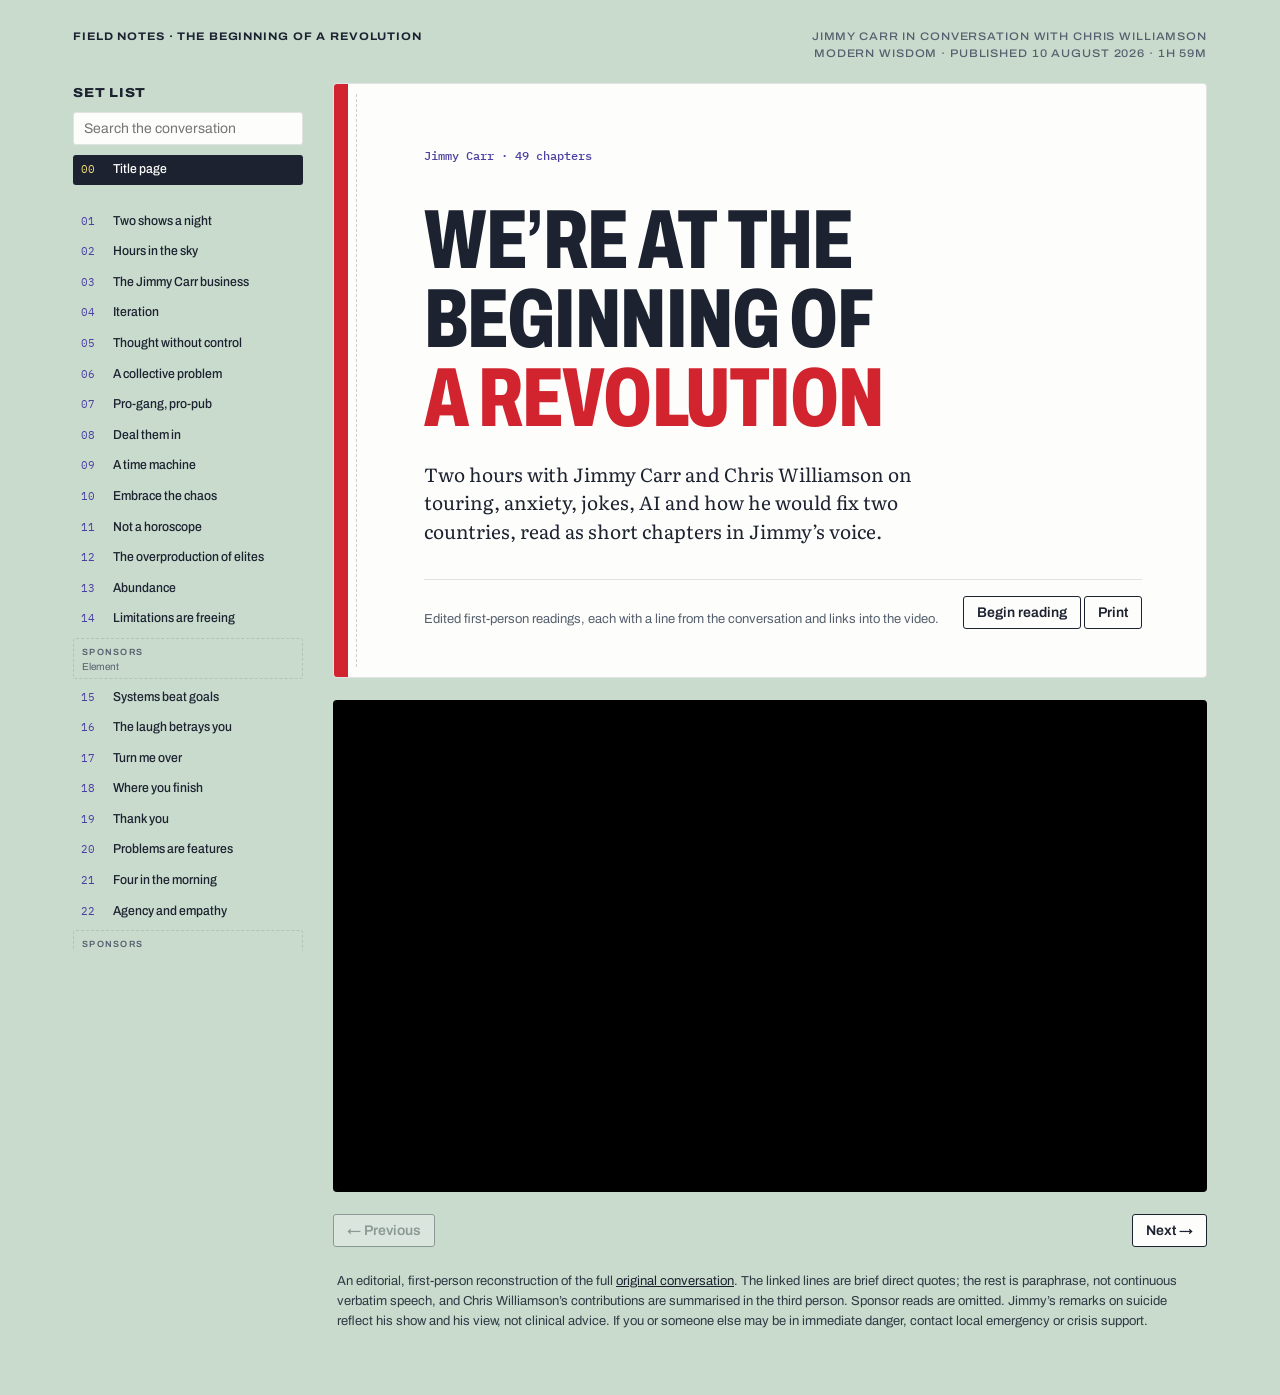
<file: jimmy-carr/index.html>
<!doctype html>
<html lang="en">
<head>
<meta charset="utf-8"><meta name="viewport" content="width=device-width,initial-scale=1">
<title>Jimmy Carr: We’re at the Beginning of a Revolution</title>
<meta name="description" content="Jimmy Carr in conversation with Chris Williamson, read as forty-nine short chapters with direct links into the moments that matter.">
<meta property="og:type" content="article"><meta property="og:site_name" content="Field notes">
<meta property="og:title" content="Jimmy Carr: We’re at the Beginning of a Revolution"><meta property="og:description" content="Jimmy Carr in conversation with Chris Williamson, read as forty-nine short chapters with direct links into the moments that matter.">
<meta property="og:url" content="https://epologee.github.io/field-notes/jimmy-carr/index.html"><meta property="og:image" content="https://i.ytimg.com/vi/gAxNYd01I6E/maxresdefault.jpg">
<meta property="og:image:width" content="1280"><meta property="og:image:height" content="720"><meta property="og:image:alt" content="Jimmy Carr and Chris Williamson on Modern Wisdom">
<meta name="twitter:card" content="summary_large_image">
<link rel="icon" href="../favicon.svg" type="image/svg+xml"><link rel="icon" href="../favicon-32.png" type="image/png" sizes="32x32"><link rel="apple-touch-icon" href="../apple-touch-icon.png">
<style>html{-webkit-text-size-adjust:100%;text-size-adjust:100%;hanging-punctuation:first allow-end last}
body{text-rendering:optimizeLegibility;font-kerning:normal;font-variant-ligatures:common-ligatures contextual}
p,li,blockquote,figcaption{text-wrap:pretty;hyphens:auto;-webkit-hyphens:auto;hyphenate-limit-chars:7 3 3;orphans:2;widows:2}
p{font-variant-numeric:oldstyle-nums proportional-nums;max-inline-size:75ch}
h1,h2,h3{text-wrap:balance;hyphens:manual}
time,.time,[data-timecode],kbd,code{font-variant-numeric:tabular-nums lining-nums}
abbr{font-variant-caps:all-small-caps;letter-spacing:.02em;text-decoration:none}
mark{color:inherit}
@media print{.screen,#player{display:none!important}h1,h2,h3{break-after:avoid}blockquote,figure{break-inside:avoid}}</style>
<link rel="preconnect" href="https://fonts.googleapis.com"><link rel="preconnect" href="https://fonts.gstatic.com" crossorigin>
<link href="https://fonts.googleapis.com/css2?family=Archivo:wdth,wght@62..125,400..800&family=IBM+Plex+Mono:wght@400;500&family=Literata:ital,opsz,wght@0,7..72,400..600;1,7..72,400&display=swap" rel="stylesheet">
<style>
:root{--desk:#c8dbcd;--paper:#fdfdfb;--ink:#1c2230;--muted:#56606e;--line:#1c22301f;--accent:#d1242f;--stamp:#4b3fa0;--display:"Archivo","Helvetica Neue",Arial,sans-serif;--body:"Literata",Georgia,serif;--mono:"IBM Plex Mono",ui-monospace,monospace}*{box-sizing:border-box}[hidden]{display:none!important}body{margin:0;background:var(--desk);color:var(--ink);font:16px/1.55 var(--display)}header{max-width:1190px;margin:auto;padding:28px 28px 22px;display:flex;justify-content:space-between;gap:20px;font:500 11px/1.5 var(--display);font-stretch:112%;letter-spacing:.08em;text-transform:uppercase;color:var(--muted)}header span{text-align:right}header strong{color:var(--ink);font-weight:700}.home{color:inherit;text-decoration:none}.home:hover{color:var(--accent)}.layout{max-width:1190px;margin:auto;padding:0 28px 40px;display:grid;grid-template-columns:230px minmax(0,1fr);gap:30px}.toc{position:sticky;top:16px;max-height:calc(100vh - 32px);overflow:auto}.toc h2{font:800 13px/1 var(--display);font-stretch:112%;letter-spacing:.06em;text-transform:uppercase;color:var(--ink);margin:4px 0 12px}.toc ol{list-style:none;padding:0;display:grid;gap:1px}.toc a{display:grid;grid-template-columns:26px 1fr;gap:6px;padding:6px 8px;border-radius:3px;color:var(--ink);text-decoration:none;font:500 13px/1.3 var(--display);font-stretch:92%}.toc a:hover{background:#ffffff66}.toc a[aria-current=true]{background:var(--ink);color:var(--paper)}.toc a[aria-current=true] i{color:#f3dc7a}.toc i{font:11px/1.6 var(--mono);font-style:normal;color:var(--stamp)}.toc .results .group{padding:12px 8px 4px;font:600 10px var(--display);letter-spacing:.14em;text-transform:uppercase;color:var(--muted)}.toc .break{margin:3px 0;padding:5px 8px;border:1px dashed var(--line);border-radius:3px;color:var(--muted);font:12px/1.3 var(--display)}.toc .break i{font:600 9px var(--display);font-style:normal;letter-spacing:.14em;text-transform:uppercase;color:var(--muted)}.toc .break span,.toc .break small{display:block}.toc .break.playing{border-style:solid}.toc-top{position:sticky;top:0;z-index:1;background:var(--desk);padding-bottom:6px}.search{display:block;margin:0 0 10px}.search input{width:100%;font:14px var(--display);color:var(--ink);background:var(--paper);border:1px solid var(--line);border-radius:3px;padding:8px 10px}.search input:focus{outline:2px solid var(--stamp);outline-offset:1px}.results{list-style:none;padding:0;margin:0;display:grid;gap:2px}.toc .results a{display:block;padding:8px}.results b{display:block;font-weight:700;font-size:13px}.results small{display:block;font:11px var(--mono);color:var(--stamp);margin:2px 0 3px}.results span{display:block;color:var(--muted);font:13px/1.45 var(--body)}.results mark{background:#f3dc7a;color:var(--ink)}.toc a[aria-current=true] span{color:#ffffffb3}.empty{font-size:13px;color:var(--muted);padding:6px 8px}.book{min-width:0}.cover,.sheet{position:relative;max-width:880px;margin:0 auto 22px;background:var(--paper);border:1px solid var(--line);border-radius:4px}.cover::before,.sheet::before{content:"";position:absolute;inset:0 auto 0 0;width:14px;background:var(--stub,var(--accent));border-radius:3px 0 0 3px}.cover::after,.sheet::after{content:"";position:absolute;inset:10px auto 10px 22px;border-left:1px dashed #1c223038}.cover{min-height:520px;padding:clamp(30px,6vw,64px) clamp(30px,6vw,64px) clamp(28px,5vw,48px) clamp(54px,7vw,90px);display:flex;flex-direction:column;justify-content:space-between}.kicker{font:500 12px/1.4 var(--mono);color:var(--stamp)}.cover h1{font:800 clamp(46px,7.6vw,84px)/.94 var(--display);font-stretch:68%;letter-spacing:-.01em;text-transform:uppercase;margin:36px 0 22px;max-width:640px}.cover h1 span{color:var(--accent)}.deck{font:19px/1.5 var(--body);max-width:560px;margin:0}.screen{position:relative;max-width:880px;margin:0 auto 22px;aspect-ratio:16/9;background:#000;border-radius:4px;overflow:hidden}.screen iframe,.screen>div{position:absolute;inset:0;width:100%;height:100%;border:0}.reading .screen{display:block;position:fixed;right:16px;bottom:16px;z-index:5;width:clamp(200px,60vw,360px);margin:0;border:2px solid var(--ink)}.reading .layout{padding-bottom:calc(clamp(200px,60vw,360px)*9/16 + 40px)}.cover-bottom{border-top:1px solid var(--line);padding-top:16px;margin-top:34px;display:flex;justify-content:space-between;align-items:end;gap:18px;font:13px/1.45 var(--display);color:var(--muted)}button{font:600 14px var(--display);color:var(--ink);background:var(--paper);border:1px solid var(--ink);border-radius:3px;padding:8px 13px;cursor:pointer}button:hover:not(:disabled){background:var(--ink);color:var(--paper)}button:disabled{opacity:.35;cursor:default}.sheet{min-height:480px;padding:clamp(26px,5vw,52px) clamp(26px,5vw,56px) clamp(22px,4vw,36px) clamp(52px,7vw,84px);display:flex;flex-direction:column}#pages .sheet:nth-child(4n+1){--stub:#f2b8c6}#pages .sheet:nth-child(4n+2){--stub:#a9c8ec}#pages .sheet:nth-child(4n+3){--stub:#f3dc7a}#pages .sheet:nth-child(4n+4){--stub:#9fd3ab}.sheet-head,.foot{display:flex;justify-content:space-between;gap:12px;align-items:center}.meta{font:500 12px var(--mono);color:var(--stamp)}.time{font:12px var(--mono);color:var(--muted);text-decoration:none;white-space:nowrap}.time:hover{color:var(--accent)}h2{font:750 clamp(32px,5vw,52px)/1 var(--display);font-stretch:78%;letter-spacing:-.005em;max-width:660px;margin:28px 0 22px}.copy{font:17.5px/1.65 var(--body);max-width:640px}.copy p{margin:0 0 16px}.sensitive{max-width:640px;margin:4px 0 18px;padding:11px 13px;background:#f7e3e6;border-radius:3px;font:13px/1.5 var(--display)}.quote{max-width:640px;margin:10px 0 24px;font:650 clamp(20px,2.4vw,25px)/1.25 var(--display);font-stretch:88%}.quote{border-top:3px solid var(--accent);padding-top:14px;display:inline-block}.quote a{color:var(--ink);text-decoration:none}.quote a:hover{color:var(--accent)}.foot{margin-top:auto;border-top:1px solid var(--line);padding-top:12px;font:12px var(--display);color:var(--muted)}.nav{max-width:880px;margin:0 auto;display:flex;justify-content:space-between}.note{max-width:880px;margin:24px auto;padding:0 4px;font:13px/1.55 var(--display);color:#2f3a45}.note a{color:var(--ink)}
@media(max-width:740px){header{padding:18px 16px 12px;font-size:10px}.layout{display:block;padding:0 12px 25px}.toc{position:static;max-height:none;overflow:visible;padding-bottom:10px}.toc-top{position:static}.toc h2{margin-left:4px}#toc{display:flex;overflow-x:auto;margin:0}.toc a{display:block;white-space:nowrap}.toc i{margin-right:5px}.toc ol.results{display:grid;width:auto}.toc .break{white-space:nowrap;margin:0 3px}.toc .break span,.toc .break small{display:inline}.toc .break small{margin-left:6px}.toc .results a{white-space:normal}.cover{min-height:460px;padding:28px 22px 26px 44px}.cover::before,.sheet::before{width:10px}.cover::after,.sheet::after{left:17px}.cover-bottom{align-items:start;flex-direction:column}.sheet{min-height:0;padding:24px 20px 20px 40px}.copy{font-size:17px}}
@media print{@page{size:A4;margin:15mm}body{background:white}.layout{display:block;padding:0}.toc,header,.cover,.nav,.note,.screen{display:none!important}.sheet,.sheet[hidden]{display:flex!important;border:0;margin:0;max-width:none;min-height:0;padding:7mm 3mm;break-after:page;page-break-after:always}.sheet::before,.sheet::after{display:none}.sheet:last-of-type{break-after:auto}.sheet h2{font-size:28pt;margin:12mm 0 6mm}.copy{font-size:12.5pt;line-height:1.55;max-width:none}.foot{margin-top:8mm}}
</style></head>
<body>
<header><strong><a class="home" href="../index.html">Field notes</a> · <a class="home" id="title-link" href="#">The beginning of a revolution</a></strong><span>Jimmy Carr in conversation with Chris Williamson<br>Modern Wisdom · Published 10 August 2026 · 1h 59m</span></header>
<div class="layout"><nav class="toc" aria-label="Chapters"><h2>Set list</h2><div class="toc-top"><label class="search"><input id="q" type="search" placeholder="Search the conversation" aria-label="Search the conversation" autocomplete="off"></label><a id="cover-link" href="#"><i>00</i>Title page</a></div><ol id="results" class="results" hidden></ol><p id="empty" class="empty" hidden>No chapter mentions these words.</p><ol id="toc"></ol></nav><main class="book">
<section class="cover" id="cover"><div><div class="kicker">Jimmy Carr · 49 chapters</div><h1>We’re at the beginning of <span>a revolution</span></h1><p class="deck">Two hours with Jimmy Carr and Chris Williamson on touring, anxiety, jokes, AI and how he would fix two countries, read as short chapters in Jimmy’s voice.</p></div><div class="cover-bottom"><span>Edited first-person readings, each with a line from the conversation and links into the video.</span><div><button id="begin">Begin reading</button> <button onclick="print()">Print</button></div></div></section>
<div class="screen"><div id="player"></div></div><div id="pages" aria-live="polite"></div><div class="nav"><button id="prev">← Previous</button><button id="next">Next →</button></div>
<p class="note">An editorial, first-person reconstruction of the full <a href="https://youtu.be/gAxNYd01I6E">original conversation</a>. The linked lines are brief direct quotes; the rest is paraphrase, not continuous verbatim speech, and Chris Williamson’s contributions are summarised in the third person. Sponsor reads are omitted. Jimmy’s remarks on suicide reflect his show and his view, not clinical advice. If you or someone else may be in immediate danger, contact local emergency or crisis support.</p>
</main></div>
<script>
(function (root) {
  'use strict';

  const SEEK_TOLERANCE_S = 3;
  const SEEK_TIMEOUT_MS = 8000;
  const AD_RESTART_FROM_S = 30;
  const AD_RESTART_TO_S = 5;
  const HOLD_DISTANCE_S = 30;
  const HOLD_TIMEOUT_MS = 180000;
  const HUMAN_INPUT_MS = 3000;
  const SNIPPET_CHARS = 170;
  const TRANSCRIPT_RESULTS = 30;

  function timecode(seconds) {
    const n = Math.max(0, Math.floor(Number(seconds)));
    const pad = v => String(v).padStart(2, '0');
    return `${pad(Math.floor(n / 3600))}:${pad(Math.floor(n % 3600 / 60))}:${pad(n % 60)}`;
  }

  function words(text) {
    return String(text).toLowerCase().normalize('NFD').replace(/[̀-ͯ]/g, '').match(/[\p{L}\p{N}]+/gu) || [];
  }

  function escapeHtml(text) {
    return String(text).replace(/[&<>"]/g, c => ({ '&': '&amp;', '<': '&lt;', '>': '&gt;', '"': '&quot;' })[c]);
  }

  function itemPlayingAt(starts, t, lead) {
    let found = -1;
    starts.forEach((start, i) => {
      if (start <= t + lead && (found < 0 || start >= starts[found])) found = i;
    });
    return found;
  }

  function breakPlayingAt(breaks, t) {
    return breaks.find(b => b.start <= t && t < b.end) || null;
  }

  function itemAfterEachBreak(starts, breaks) {
    return breaks.map(b => {
      const i = starts.findIndex(start => start >= b.start);
      return i < 0 ? starts.length : i;
    });
  }

  function createReadingFilter() {
    let ownSeek = null, adHold = null, lastTrusted = 0;
    return {
      seeked(to, now) { ownSeek = { to, at: now }; },
      trust(t, now) {
        if (ownSeek) {
          const reachedTarget = Math.abs(t - ownSeek.to) <= SEEK_TOLERANCE_S;
          if (!reachedTarget) {
            if (now - ownSeek.at < SEEK_TIMEOUT_MS) return false;
            adHold = { t: ownSeek.to, at: now };
            ownSeek = null;
            return false;
          }
          ownSeek = null;
          adHold = null;
        } else if (adHold) {
          const stillAway = Math.abs(t - adHold.t) > HOLD_DISTANCE_S;
          if (stillAway && now - adHold.at < HOLD_TIMEOUT_MS) return false;
          adHold = null;
        } else if (lastTrusted > AD_RESTART_FROM_S && t < AD_RESTART_TO_S) {
          adHold = { t: lastTrusted, at: now };
          return false;
        }
        lastTrusted = t;
        return true;
      },
    };
  }

  const hitsIn = (list, terms) => terms.map(t => list.filter(w => w.startsWith(t)).length);
  const queryTerms = q => [...new Set(words(q))];

  function rankByHits(docs, terms) {
    return docs.map((d, i) => {
      const perTerm = hitsIn(d.words, terms);
      return { i, found: perTerm.filter(Boolean).length, hits: perTerm.reduce((a, b) => a + b, 0) };
    }).filter(r => r.hits).sort((a, b) => b.found - a.found || b.hits - a.hits || a.i - b.i);
  }

  function snippet(text, terms) {
    const sentences = String(text).match(/[^.!?]+[.!?]*[”"]?/g) || [String(text)];
    let best = sentences.map(s => [hitsIn(words(s), terms).reduce((a, b) => a + b, 0), s])
      .sort((a, b) => b[0] - a[0])[0][1].trim();
    if (best.length > SNIPPET_CHARS) best = best.slice(0, SNIPPET_CHARS - 3).replace(/\s+\S*$/, '') + '…';
    return escapeHtml(best).replace(/[\p{L}\p{N}’']+/gu, w => {
      const n = words(w)[0];
      return n && terms.some(t => n.startsWith(t)) ? `<mark>${w}</mark>` : w;
    });
  }

  function search(query, docs, transcriptIndex, starts, lead) {
    const typed = queryTerms(query);
    if (!typed.length) return null;
    const transcriptWindows = (transcriptIndex && transcriptIndex.windows) || [];
    const unindexed = new Set((transcriptIndex && transcriptIndex.stopwords) || []);
    const spokenTerms = typed.filter(t => !unindexed.has(t));
    const terms = spokenTerms.length ? spokenTerms : typed;
    const content = rankByHits(docs.map(d => ({ words: words(d.text) })), terms)
      .map(r => ({ ...r, terms, snippet: snippet(docs[r.i].text, terms) }));
    const byItem = new Map();
    if (!spokenTerms.length) return { terms, content, transcript: [] };
    rankByHits(transcriptWindows.map(([, w]) => ({ words: w.split(' ') })), spokenTerms)
      .filter(r => r.found === spokenTerms.length)
      .map(r => transcriptWindows[r.i][0])
      .sort((a, b) => a - b)
      .forEach(start => {
        const item = itemPlayingAt(starts, start, lead);
        const moment = byItem.get(item) || { item, start, moments: 0, terms: spokenTerms };
        moment.moments += 1;
        byItem.set(item, moment);
      });
    const transcript = [...byItem.values()].slice(0, TRANSCRIPT_RESULTS);
    return { terms, content, transcript };
  }

  function contentNote(note, explanation) {
    return `<strong>Content note: ${escapeHtml(note)}.</strong> ${explanation} If you or someone else may be in immediate danger, contact local emergency services or crisis support.`;
  }

  function videoLink(video, seconds, lead) {
    return `https://youtu.be/${video}?t=${Math.max(0, Math.floor(seconds) - lead)}`;
  }

  function centreInList(container, el, horizontal) {
    if (!container || !el) return;
    const box = container.getBoundingClientRect(), child = el.getBoundingClientRect();
    container.scrollTo(horizontal
      ? { left: container.scrollLeft + child.left - box.left - (container.clientWidth - child.width) / 2, behavior: 'smooth' }
      : { top: container.scrollTop + child.top - box.top - (container.clientHeight - child.height) / 2, behavior: 'smooth' });
  }

  function mount(site) {
    const lead = site.lead;
    const items = site.items;
    const starts = items.map(item => item.start);
    const breaks = site.breaks || [];
    const readings = createReadingFilter();
    const indexOfHash = new Map(items.map((item, i) => ['#' + item.hash, i]));
    const TITLE_PAGE = -1;
    let player = null, ready = false, started = false, ticker = null;
    let active = TITLE_PAGE, playingBreak = null, humanUntil = 0;

    for (const ev of ['wheel', 'touchmove', 'keydown']) {
      addEventListener(ev, () => { humanUntil = Date.now() + HUMAN_INPUT_MS; }, { passive: true });
    }

    function cue(seconds) {
      if (ready && !started) player.cueVideoById({ videoId: site.video, startSeconds: Math.max(0, seconds) });
    }

    function seek(seconds) {
      const to = Math.max(0, seconds);
      readings.seeked(to, Date.now());
      player.seekTo(to, true);
      if (site.playOnSelect) player.playVideo();
    }

    function markCurrent(i) {
      if (!site.mark) return;
      items.forEach((_, n) => {
        const el = site.mark(n);
        if (!el) return;
        if (n === i) el.setAttribute('aria-current', 'true');
        else el.removeAttribute('aria-current');
      });
    }

    function remember(url, cause) {
      if (cause === 'reader') history.pushState(null, '', url);
      if (cause === 'video') history.replaceState(null, '', url);
    }

    function go(i, cause = 'reader', playFrom = null) {
      if (i < 0) return showTitlePage(cause);
      i = Math.max(0, Math.min(items.length - 1, i));
      if (i !== active) remember('#' + items[i].hash, cause);
      active = i;
      markCurrent(i);
      const from = (playFrom ?? items[i].start) - lead;
      const readerMoved = cause === 'reader' || cause === 'history';
      if (readerMoved && started) seek(from);
      else cue(from);
      site.activate(i, cause);
    }

    function showTitlePage(cause = 'reader') {
      if (!site.titlePage) return;
      if (active !== TITLE_PAGE) remember(location.pathname + location.search, cause);
      active = TITLE_PAGE;
      markCurrent(TITLE_PAGE);
      cue(0);
      site.activate(TITLE_PAGE, cause);
    }

    function readingOrder() { return site.readingOrder ? site.readingOrder() : items.map((_, i) => i); }

    function begin() {
      if (!started) return go(readingOrder()[0]);
      const now = player.getCurrentTime();
      const i = itemPlayingAt(starts, now, lead);
      go(i < 0 ? 0 : i, 'reader', now + lead);
    }

    function step(by) {
      if (active === TITLE_PAGE) return by > 0 ? begin() : undefined;
      const order = readingOrder();
      const next = order.indexOf(active) + by;
      if (next < 0) return showTitlePage();
      if (next < order.length) go(order[next]);
    }

    function followVideo() {
      if (site.titlePage && active === TITLE_PAGE) return;
      const t = player.getCurrentTime();
      if (!readings.trust(t, Date.now())) return;
      const b = breakPlayingAt(breaks, t);
      if (b !== playingBreak) {
        playingBreak = b;
        if (site.onBreak) site.onBreak(b);
      }
      const i = itemPlayingAt(starts, t, lead);
      if (i >= 0 && i !== active) go(i, 'video');
    }

    function showLocation(cause) {
      const i = indexOfHash.get(location.hash);
      if (i !== undefined) return go(i, cause);
      if (site.titlePage) return showTitlePage(cause);
      active = TITLE_PAGE;
      markCurrent(TITLE_PAGE);
      site.activate(TITLE_PAGE, cause);
    }

    addEventListener('popstate', () => showLocation('history'));
    addEventListener('keydown', e => {
      if (e.target.closest && e.target.closest('input,textarea,select,[contenteditable]')) return;
      if (e.metaKey || e.ctrlKey || e.altKey) return;
      if (e.key === 'ArrowRight') step(1);
      if (e.key === 'ArrowLeft') step(-1);
    });

    root.onYouTubeIframeAPIReady = () => {
      player = new YT.Player(site.playerId || 'player', {
        videoId: site.video,
        playerVars: { rel: 0, playsinline: 1 },
        events: {
          onReady: () => {
            ready = true;
            cue(active === TITLE_PAGE ? 0 : items[active].start - lead);
          },
          onStateChange: e => {
            clearInterval(ticker);
            if (e.data !== YT.PlayerState.PLAYING) return;
            if (!started) {
              started = true;
              if (site.onFirstPlay) site.onFirstPlay();
            }
            ticker = setInterval(followVideo, 1000);
            followVideo();
          },
        },
      });
    };
    const apiScript = document.createElement('script');
    apiScript.src = 'https://www.youtube.com/iframe_api';
    document.head.append(apiScript);

    showLocation('load');

    return {
      go,
      showTitlePage,
      begin,
      next: () => step(1),
      previous: () => step(-1),
      active: () => active,
      started: () => started,
      readerScrolledRecently: () => Date.now() < humanUntil,
      link: seconds => videoLink(site.video, seconds, lead),
      search: (query, docs) => search(query, docs, site.transcript, starts, lead),
      itemAfterEachBreak: () => itemAfterEachBreak(starts, breaks),
    };
  }

  const FieldNotes = {
    mount, timecode, words, escapeHtml, itemPlayingAt, breakPlayingAt, itemAfterEachBreak,
    createReadingFilter, rankByHits, snippet, search, contentNote, videoLink, centreInList,
  };
  if (typeof module !== 'undefined' && module.exports) module.exports = FieldNotes;
  else root.FieldNotes = FieldNotes;
})(typeof window !== 'undefined' ? window : globalThis);
const FIELD_NOTES={"video":"gAxNYd01I6E","lead":2,"speaker":"Jimmy Carr","chapterLabel":"","contentGroup":"In the set list","contentNote":"Jimmy Carr describes how he talks about suicide in his show. It is his view, not clinical advice.","chapters":[{"title":"Two shows a night","start":0,"paragraphs":["Last year I did somewhere between 250 and 300 shows. Doing two a night is what ramps the numbers up, and it has been the big innovation in my touring. B.B. King had a line for it: I do the shows for free, they pay me to travel. Getting there is the hassle. The show is the joy.","So in most places I do one show at seven and another at half past nine. One goes to the taxman, and the other one is all mine."],"continue":30,"quote":"It’s one for me, one for HMRC.","quote_start":30},{"title":"Hours in the sky","start":54,"paragraphs":["Doing that many shows makes me less nervous, not more. It is like being an airline pilot: it comes down to hours in the sky. I film everything now, and a good third of every show belongs only to that night, so I never get bored of it.","I used to think a lot about jealousy and envy. Jealousy is not wanting someone else to have a thing, and it is a dark energy. Envy tells you what you want. When I watched comics like Matt Rife and Andrew Schulz blow up by filming on the road, I thought: I should do that. I copied the method and I have loved it."],"continue":76,"quote":"There’s envy, which is telling you what you want.","quote_start":86},{"title":"The Jimmy Carr business","start":133,"paragraphs":["Chris has seen me backstage eating an apple minutes before walking out to seven thousand people. Part of that calm is self-selection. At a club, people have come out for comedy in general. At my shows they have come for me, so they know what they will get.","If anyone is offended at this point, it is like buying tickets for a horror film and complaining that you are scared. And the moments I can have with a crowd now exist because they have seen what I do online. They are expecting it."],"continue":164,"quote":"I’m not in the comedy business, I’m in the Jimmy Carr business.","quote_start":144},{"title":"Iteration","start":210,"paragraphs":["Chris read me a line about how life does not need to be easier, it needs to be simpler. Touring is one thing all the way through: get to the next show, be in a good mood, perform well.","Three hundred gigs a year sounds like doing the same thing again and again, but it never is. I change the show subtly every night and try new jokes at the end of every single one. That makes it intellectually stimulating, because I am always writing."],"quote":"It’s never repetition, it’s iteration.","quote_start":222},{"title":"Thought without control","start":237,"paragraphs":["Why do people get stuck overthinking? Let’s have a think about it. That is like trying to sniff your way out of a cocaine problem. I suppose overthinking is anxiety in a larger form.","On stage I am in a flow state. I know what the jokes are, I do not have to think about them, and I can be loose with whoever talks to me. Finding something you enjoy that puts you in that state is the secret sauce."],"continue":266,"quote":"Anxiety is thought without control.","quote_start":257},{"title":"A collective problem","start":321,"paragraphs":["Mark Fisher wrote about the privatisation of anxiety and stress: we blame the individual for mental health problems. Look at how many people now suffer from depression and anxiety and you have to conclude that it is a societal problem. It is a collective action problem, and a depressed young man cannot solve it on his own.","Everything is now built for the individual. What used to be a game of five-a-side on a Wednesday night is now a personal best at the gym. You track your steps instead of going for a walk with a friend. That is very isolating."],"continue":370,"quote":"If you’re a depressed young man, you cannot solve the problem on your own.","quote_start":347},{"title":"Pro-gang, pro-pub","start":387,"paragraphs":["After Louis Theroux’s documentary everyone talked about the manosphere. To me it is the wrong prescription for the right problem. My own take is that I am pro-gang, pro-drinking and pro-gambling. Where should men be? Together. Men are good at checking other men, and most gangs are just guys hanging out.","I have found youth clubs all over the world with jukeboxes, pool tables and sport on a big TV. They are called pubs. I would lower the drinking age to sixteen, on one condition: you have to bring three mates. Four of you will check each other, among adults of all ages, which beats drinking alone in a park."],"continue":443,"quote":"The risk to your liver is as nothing compared to the risk of social isolation.","quote_start":430},{"title":"Deal them in","start":503,"paragraphs":["Young people gamble online because they cannot see another way out. The real gamble should be on yourself: on a career, on saying out loud that you are ambitious. The younger generation needs to be dealt in, and right now they are not.","What hope is there of buying a house and starting a family? It is not that they do not want to; they are not given the conditions. So no tax under thirty. Chris mentioned Rory Sutherland’s version, where your first 250,000 is tax-free, and Bill Perkins’ idea of giving children their inheritance at thirty. It is as if we have inverted Maslow’s hierarchy."],"continue":541,"quote":"I don’t think there should be any tax on the under 30s.","quote_start":541},{"title":"A time machine","start":601,"paragraphs":["Two hundred years ago people worried about starving but were proud of their name. Now we are fine calorifically, and we are anxious. In the moment you tend to be fine, yet people struggle to sit in the moment. Chris points out that his best flow states on stage leave almost no memory at all.","Eckhart Tolle’s story helps me here. Deeply depressed in his twenties, he sat on a park bench thinking: I cannot live with myself. Then he asked who the I was and who the myself was. There is an equanimity in being able to separate yourself from your thoughts."],"continue":699,"quote":"I think happiness is a time machine. I think depression is thinking about the past and anxiety is a worry about a future self.","quote_start":618},{"title":"Embrace the chaos","start":738,"paragraphs":["I blame Plato and the Zoroastrians for inventing heaven and perfection. There is no perfection. I am with Nietzsche on this: embrace the chaos. You have no control over what happens, only over how you react to it, and that becomes very stoic very quickly.","Chris asks whether you are depressed or whether your life is depressing. I would ask whether it is depression or sadness. If it is circumstantial, it is probably sadness, and it has become more acceptable to say you are depressed than to say you are sad."],"continue":783,"quote":"Control is an illusion right the way down.","quote_start":738},{"title":"Not a horoscope","start":796,"paragraphs":["You will not find a bigger Neil Howe fan than me, and he coined the word millennial, but I do not really believe in generations. Putting a whole cohort into one box makes about as much sense to me as horoscopes. Donald Trump and Joe Biden are in the same generation, and they are very different people.","In every cohort there are entitled people and ambitious people. The difference is where you are and where you want to get to, and whose job you think it is to get you there."],"continue":823,"quote":"If you want to do something about it, you’re ambitious.","quote_start":831},{"title":"The overproduction of elites","start":884,"paragraphs":["We have effectively raised the school leaving age to twenty-one. A degree is a luxury item, a Louis Vuitton handbag, and when everyone has one its value drops. Peter Turchin names two reasons societies collapse. The first is inequality of wealth, which social media has supercharged because everyone sees everything.","The second is the overproduction of elites. You work hard, get a good degree, and then ask where the four-bedroom house and the family are. When the system does not deliver what it tacitly promised, that elite becomes a counter-elite that fights to bring the system down."],"continue":920,"quote":"That’s why we’re kind of in the beginnings of a revolution at the moment.","quote_start":947},{"title":"Abundance","start":1019,"paragraphs":["Politically I care less about equality than about abundance. Will the next fifty years look like Star Wars or Star Trek? Even abundance gets normal: show your great-great-grandfather your life and he would think you had been made emperor. Money is really just the route to healthcare, education and the right amount of calories.","Physical needs are a collective action problem, a safety net that is not a hammock. Metaphysical needs you cannot provide: the difference between a Casio that tells the time and a Rolex that says you made it. We are full of mimetic desire. Getting stuff is fun. Having stuff is not."],"continue":1081,"quote":"That thing of not having to impress other people, that’s the superpower.","quote_start":1114},{"title":"Limitations are freeing","start":1223,"paragraphs":["It is not easy for young people to hear, but limitations are very freeing. Once you decide what you will work at and who you will be with, life gets simple.","Alex Hormozi, whom I met for the first time recently, is very good on this. There is too much optionality, and an option you never cash in is worthless. Do not stack an MBA, a master’s and a PhD in business. Start a business, and if it goes bust, start another. The map is not the territory."],"continue":1280,"quote":"You stop thinking about how to live and you start thinking about living.","quote_start":1236},{"title":"Systems beat goals","start":1481,"paragraphs":["A six-pack does not give you confidence; being the guy who shows up at the gym every day does. Chris read a Mark Manson line about small unspoken things collecting interest, and to me it is compound interest everywhere. Buffett built most of his wealth after sixty, because time was the factor. Compound interest on your skills is insane too.","Everyone has big goals. What will you do tomorrow? Jokes are wonderful for that. You sit down and write one, then find an audience and tell it. There is no point in a meeting about it. They will tell you straight away whether it is funny."],"continue":1535,"quote":"Your goals will be beaten by your systems every time.","quote_start":1525},{"title":"The laugh betrays you","start":1595,"paragraphs":["My favourite noise in comedy is still the cognitive dissonance laugh: a laugh followed by a deep intake of breath, when people are shocked at themselves. They laughed because the laughter comes from a deeper level of them than their opinions do.","Chris thinks music pierces your defences even more than comedy. That raises the old question of the art and the artist. Can someone who has done a terrible thing still be funny, or musically gifted? I think you can probably tease those apart."],"continue":1652,"quote":"The laughter kind of betrays you.","quote_start":1607},{"title":"Turn me over","start":1678,"paragraphs":["Chris quoted Peter Crone: who could you be in the absence of your concerns? It reminds me of a line: you can do anything you want, you only have to face the consequences. You have absolute freedom, but you have to wear it. Freedom of speech is not freedom from consequence.","I think about Saint Lawrence a lot, the patron saint of comedy. An emperor had him burned alive over a fire, and as he burned he said: turn me over, this side’s done. That is bravery in a truly awful moment, and it is the only reason we remember him."],"continue":1694,"quote":"Turn me over, this side’s done.","quote_start":1713},{"title":"Where you finish","start":1752,"paragraphs":["Chris and George keep saying that people are held back by a lack of confidence rather than a lack of competence. Hormozi has the line: self-confidence comes from giving the world irrefutable proof that you are who you say you are.","So find something small you can do. Do what you can, with what you have, where you are. You could wish away the first two, but accepting where you are and working with it is powerful."],"quote":"You can’t choose where you start. You just choose where you finish.","quote_start":1778},{"title":"Thank you","start":1782,"paragraphs":["I do a lot of gratitude practice. Meister Eckhart said that if the only prayer you ever said was thank you, that would be enough. Where you are in the world matters less than how you meet it, and the only thing that seems to shift that is gratitude. Celebration, done correctly, is gratitude in action, and you cannot really celebrate on your own.","Chairman Mao said you cannot smell the roses from a galloping horse. I should publish a book of incredibly wise things said by terrible people. Stopped clocks are right twice a day."],"continue":1867,"quote":"Disposition is more important than position.","quote_start":1800},{"title":"Problems are features","start":1929,"paragraphs":["Problems are a feature, not a bug. A problem just means something needs your attention. People imagine that one day their problems will be over. They will not. You level up and get more complex problems, and if you can solve really complex problems, you are doing very well.","Boredom is a serene moment with nothing going on. I can get to where Tibetan monks get to in an airport lounge in Detroit, as long as I do not take my phone out, which we now carry everywhere like a mobile labour camp tracking our every mood."],"continue":1977,"quote":"Boredom, I think, is unappreciated serenity.","quote_start":1977},{"title":"Four in the morning","start":2048,"paragraphs":["My mind races. I often wake at four or five in the morning with what you might call a panic attack, ruminating on counterfactuals: things going wrong, people getting hurt. If I give it a job, like writing a joke about the prime minister, it settles. Action cures it pretty well.","Chris wonders how many people have a problem-solving brain and no good problems to solve. Is that not what the news is? If you wanted to design something to damage mental health, you would make people aware of a problem and give them no agency."],"continue":2110,"quote":"You’d make someone aware of a problem and give them no agency.","quote_start":2114},{"title":"Agency and empathy","start":2158,"paragraphs":["We give empathy to people we like and agency to people we do not. Picture two marches. Far-right skinheads put a brick through a window, and we say lock them up and throw away the key.","Marchers for social justice throw a brick, and we call it the language of the unheard. You should give both to both. Believe that people can handle it, and believe that everyone has a part to play."],"quote":"You need agency and empathy for everyone.","quote_start":2200},{"title":"Level up","start":2437,"paragraphs":["Chris quotes Michael Smokes on struggling to celebrate achievements you considered your obligation. I think you need a dose of imposter syndrome every eighteen months or two years. You need to keep levelling up, and if you are near the top of one game, you can change games.","I am in the service industry. I make something people want and it makes them happy. Tonight’s show is nothing more than an advert for the show when I come back. And lately every show has moments where someone asks something and we connect in a more heartfelt way, sweetened with laughter."],"continue":2483,"quote":"No one seems to remember any of my jokes, but they remember how I made them feel.","quote_start":2469},{"title":"No filter","start":2509,"paragraphs":["Laughter is the shortest distance between two people. Your best friend is the person you have the least filter with. Talk to a stranger on a plane about the World Cup and it stays on the surface. Tell someone you have to show them these incredible haemorrhoids, and you are connecting at another level.","Treat an audience like that and you get paid back ten times over. People feel you are treating them like adults and saying what you really find funny. As the mainstream media talks less about certain things, there is a gap for that conversation."],"continue":2544,"quote":"Your best friend is the person you have the least filter with.","quote_start":2525},{"title":"The Overton window","start":2582,"paragraphs":["The Overton window in politics is the range of things you can say at a dinner party. Comedy does that for conversation. The real benefit of a comedy show is not the two hours of laughing; it is the conversation on the way home, once the window has widened. Carlin and Pryor widened it for sex and politics, and Chappelle is widening it now.","Chris adds an emotional window: how sincere you are allowed to be. I am happy to be funny about third-rail topics and happy to be earnest. If you do anything even vaguely out there, turn off the comment section. We all contain multitudes."],"continue":2717,"quote":"Other people’s opinion of me is none of my business.","quote_start":2721},{"title":"Laughs and silence","start":2787,"paragraphs":["Laughter is the main metric in comedy. You want three big laughs a minute. But also silence: a poignant moment where everyone has a little think. It keeps the job exciting, because I am not doing the same show again and again.","We used to gather around the fire and talk, then around the radio, then around the television, watching shows we did not even like because Mum liked them. Now everyone is alone on their own stream, even in the same living room."],"continue":2840,"quote":"Don’t be afraid of silence.","quote_start":2800},{"title":"Nets and webs","start":2905,"paragraphs":["At school I learned that some Native American peoples believed a photograph would steal their soul, and I thought that was ridiculous. Now I think: maybe not one photo, but a thousand a day will do it. You end up alienated from yourself. Even the language gives it away. It is the web, the internet.","Aldous Huxley was right. Our power will not be taken by an overlord; we will give it away for cheap dopamine. He called it soma, a tablet, and he was even right about that. It is just a different kind of tablet."],"continue":2941,"quote":"What do nets and webs do? They catch people.","quote_start":2941},{"title":"A god in our image","start":3013,"paragraphs":["AI is like a musical instrument. Anyone can make a noise at a piano, but a symphony takes practice. I do not think we were made in God’s image. I think we so wanted there to be a God that we made one in ours: all-knowing, all-powerful, performing miracles and living in a cloud.","Everyone is impressed with AI because they have forgotten what they are. It is great at left-brain work, which apprehends; the right brain comprehends. We can only see the jobs it will take, because the ones it creates do not exist yet. Industry made physical strength obsolete; this may take the drudgery out of white-collar work."],"continue":3070,"quote":"We so wanted there to be a God, we created one in our image.","quote_start":3043},{"title":"The end of Pax Americana","start":3292,"paragraphs":["Chris read the line that favourable conditions never come. It does feel like a unique time. Since the Berlin Wall fell we went from a bipolar to a unipolar world, and nobody noticed for thirty years. As the American navy shrank, the canary in the coal mine was the Somali pirates. Now we live in a confusing, multipolar world.","Take revolution to mean the replacement of elites, and you can see one going on. The mainstream media is being replaced, academia has a replication crisis, and Britain’s century-old parties may never win again. Robert Frost said civilisation is a clearing in the forest, and we have to rebuild it. These are hard times, but I do not think they are unfixable."],"continue":3349,"quote":"The canary in the coal mine was the Somali pirates.","quote_start":3320},{"title":"Fixing Britain","start":3630,"paragraphs":["Fixing the UK needs radical realism. Two percent on income tax either way is rearranging deck chairs on the Titanic. Four things decide a country’s competitiveness: currency, energy, red tape and tax. I would devalue the pound, because you should care more about the fifty weeks you work than the two weeks in France. And I would be as technologically ambitious as France in the seventies, which built 56 nuclear plants.","Then cut the red tape, which feels like the end of the Soviet Union. Tax is close to my heart. After the Soviet era, Estonia made a one-page tax form, a flat rate, and a law that the government cannot ask you for the same information twice. Britain has to compete, so people come here, start businesses and want to live here."],"continue":3851,"quote":"I’m not interested in equality, I’m interested in abundance.","quote_start":3879},{"title":"Fixing America","start":3934,"paragraphs":["I could fix America in two moves. First, open primaries for everything, so candidates have to appeal to the centre rather than their base. Ninety percent of people agree about ninety percent of things. Second, term limits for the Senate and Congress.","The American Constitution is an amazing piece of technology, but you have to work it. It is not something that just sits there. It is an active thing."],"continue":3961,"quote":"I don’t blame Donald Trump for being powerful. I blame the checks and balances for not checking and balancing.","quote_start":3961},{"title":"The terrible truth","start":4087,"paragraphs":["Chris quoted David Ogilvy: you cannot save souls in an empty church. The most difficult and most beautiful part of my current show is where I talk about suicide and tell people the terrible truth: it does not work. People want to get rid of the pain, but all they can ever do is redistribute it to the people who loved them.","There is a non-zero number of people in every audience who are suffering and who hear that the burden is theirs to carry. Chris adds that most men who took their lives had sought professional help first. Rilke put it best: feel everything, beauty and terror. No feeling is final."],"continue":4175,"quote":"No feeling is final.","quote_start":4179,"content_note":"suicide"},{"title":"Uncomfortable conversations","start":4207,"paragraphs":["Compound interest works on the good things, like saving and building skills, and on the bad ones too. Unaddressed problems get worse. You could probably track the quality of someone’s life by how many uncomfortable conversations they are willing to have.","We have paleolithic emotions, medieval institutions and godlike technology, and now AI on top. People need to be connected. That is my business model: getting people out of the house and into a room to laugh together, even with strangers. It is like church."],"continue":4333,"quote":"They’ve had to put pants on.","quote_start":4368},{"title":"The oligarchy of the arts","start":4487,"paragraphs":["I worry about an oligarchy in the arts. A handful of films take most of the box office, a handful of artists dominate music, and books are going the same way. I hope comedy stays broad, and I want more people doing it rather than just watching. That is why I wrote a book on jokes with my friends Abi Grant and Amanda Baker.","Can anyone become funny? I think so. Everyone has a story to tell. Stand-up should be taught in schools, and it probably has more going for it than grade eight piano when it comes to a best man’s speech, a presentation at work or talking to your partner."],"continue":4547,"quote":"It’s ordering your thoughts, writing them down and finding your own authentic voice.","quote_start":4551},{"title":"Snapping awake","start":4590,"paragraphs":["Think about what jokes are, in Kahneman’s terms. The setup invites first-order thinking: you assume where it is going. The punchline snaps you into second-order thinking. Your brain is a pattern-recognition machine, basically an LLM, and comedy wakes it up.","That is quite childlike. Children really think, and grown-ups past a certain age mostly recognise patterns. Comedians keep the ability to look at things fresh, which is a very attractive way of being."],"continue":4631,"quote":"The brain is designed to not have to think.","quote_start":4617},{"title":"Gregorian chants","start":4671,"paragraphs":["Do you know why you have heard of Gregorian chants? Pope Gregory found local churches singing the songs differently and wanted them written down. His bishops said music was ethereal and could not be written. He said: I am the Pope, write it down. Four hundred years later, Bach, Mozart and Beethoven could not have existed without that notation.","Comedy is a young medium, and there is too much talk of funny bones and winging it. Knowing how jokes work does not diminish them. Most men lead lives of quiet desperation and go to the grave with the song still in them. I do not want that to happen."],"continue":4727,"quote":"There’s too much magical thinking in my business.","quote_start":4727},{"title":"Writing is the job","start":4870,"paragraphs":["Every trade used to have a guild and a secret society, a magic circle. Most comedians I know do not really know how they write jokes; they find them on stage and note them down. They are virtuoso musicians who cannot read notation, so they cannot teach it. I would like to throw the rope down and say: come on, we can all do this.","Writing is the job. It is self-assignment. No manager ever sits a comedian down and tells them to write; everyone just assumes it happens. That preparation is why you succeed or fail."],"continue":4911,"quote":"Writing is self-assignment.","quote_start":4913},{"title":"The only","start":5024,"paragraphs":["Know the rules first, then break them all, like surreal comics such as Vic and Bob. In comedy there is no best; a top ten list is meaningless because it is about what makes you laugh. The more someone is themselves on stage, the more people gravitate towards them. It is not a competition, it just makes the pie bigger.","With six months to make an unfunny person funny, I would start with their story. What could they say that no one else could say? Everyone has a sense of humour. Taste in comedy is like taste in food and sex: some people like spicy, some like vanilla."],"continue":5065,"quote":"With comedy, you don’t want to be the best, you want to be the only.","quote_start":5024},{"title":"Ninety-two beats","start":5118,"paragraphs":["There seems to be a rhythm that works. Speak at about ninety-two beats per minute and audiences tune in, for comedy, spoken word and political speeches alike. I Have a Dream is at ninety-two, and so is Obama, who speaks slowly but sits on that beat. It is not speed, it is where you put the intonation.","The most durable template is the pull-back reveal, like a comic strip that pulls back to show he is on the bus. The ha-ha and the aha are very similar. The oldest joke I know is from an ancient Roman joke book: the barber asks how you want your haircut, and you say, in silence."],"continue":5179,"quote":"How do you want your haircut? And the guy says, in silence.","quote_start":5233},{"title":"A couple of ballads","start":5278,"paragraphs":["Putting crowd work online has grown the audience and deepened the connection. Five years ago people said thanks for the show; now they want a conversation. My stand-up persona and my podcast mode are merging. Don’t panic: there will still be ninety minutes of bang-on one-liners, and also half an hour of chat about life.","Chris and George have been part of that shift. If a band only plays floor-fillers, it gets one-note; you need a couple of ballads. I love that it feels live in the room and will not happen again. The quicksilver of it."],"continue":5337,"quote":"You need a couple of ballads in there.","quote_start":5347},{"title":"Discarded thoughts","start":5413,"paragraphs":["Chris worries that the big life lessons always sound like clichés. I do not think they are trite. The commenters above it all, saying systems beat goals, rubbish: well, what have you done? Being cynical in your early twenties is fine. At some point you ask what you can do.","I feel I cut my way through the jungle with a machete to become a comedian, so now it is incumbent on me to point out the path. Emerson said that in the work of genius we recognise our own rejected thoughts. You read five hundred pages and one line remains. That is the nugget, and if it changes you a little, fantastic."],"continue":5461,"quote":"In the work of genius, we see our own discarded thoughts.","quote_start":5512},{"title":"Getting good at stuff","start":5623,"paragraphs":["Chris asks about my trajectory. I care more about something else: people are happiest when they are getting good at stuff. Competence matters so much, and so does feeling yourself improve, like a child who could not ride a bike and then could.","Comedy has endless tricks, so you keep getting slightly better, like kaizen or British cycling. And every eighteen months I try to push myself out of my comfort zone: a bigger tour, different rooms, or holding silence and space on stage in a way that feels new."],"continue":5653,"quote":"When are people happy? When they’re getting good at stuff.","quote_start":5623},{"title":"A pirate’s life","start":5746,"paragraphs":["In my mid-twenties I left my job and told my friends I wanted to be a comedian. They thought I was having a breakdown, because they only saw the beginning. I was thinking: yo ho ho, a pirate’s life for me. You have to leave who you were behind, and there is grief in that lonely chapter.","The two most important days are the day you are born and the day you find out why. I am a big advocate of specialisation: find the thing you cannot stop thinking about. If you would do it anyway, do it, even if it stays a hobby rather than the way you make money."],"continue":5832,"quote":"What’s play to you and work for them? That’s kind of where your edge is.","quote_start":5850},{"title":"Obsession","start":6119,"paragraphs":["Chris talks about obsession as the freest form of discipline. It is linked to addiction. People with addictive personalities never really get over the addiction, they just get addicted to something else. Some of my best friends in AA became addicted to the gym, or to eating right.","It is compulsive behaviour. But if you can direct it at something that builds, grows and feeds back, that is fantastic. Just let it take over your life for a while."],"quote":"As long as it’s not fentanyl, great.","quote_start":6180},{"title":"Unevenly distributed","start":6265,"paragraphs":["We shut down the asylums in the eighties after watching One Flew Over the Cuckoo’s Nest, and we did not run out of people who need care. Homelessness is ultimately a drugs, addiction and mental health problem. Building houses is only a small part of the answer. Touring fifty countries, I keep coming back to William Gibson’s line about the future.","Lisbon turned it around. Portugal legalised drugs, but that is only half the story: they ring-fenced the money they had spent fighting the drugs war and put it into rehabilitation, education and housing. Petty crime fell off a cliff. It is creeping back now, because politics forgets why the money was being spent."],"continue":6345,"quote":"The future is here, but it’s not evenly distributed.","quote_start":6320},{"title":"A hot take on weed","start":6447,"paragraphs":["Here is my hot take on marijuana. It should be illegal for under-thirties, because it is a performance-inhibiting drug. It takes away drive in the years when you are out of school and have to be a self-starter.","From thirty to fifty it should be legal; you are a grown-up. From fifty up, mandatory. Not because it is a good drug, but because it would redistribute wealth to the young while the old were slightly out of it."],"quote":"50 and above, mandatory.","quote_start":6481},{"title":"We don’t need you","start":6622,"paragraphs":["Chris says nobody is coming to save you also means nobody is coming to stop you. And nobody cares more than you. Of course you want a safety net, but universal basic income is a bit too close to saying: we do not need you. Morgan Housel says happiness is freedom plus purpose. Nobody looks at their newborn and hopes for great benefits.","In liberal democracy we have oversold the liberal and underused the demos. There is not enough connection between people: family, friends and community. Take care of the basics for everyone, then let it be abundance, the exciting, fun life you want for your kids."],"continue":6727,"quote":"Universal basic income is a bit too close to ‘we don’t need you’.","quote_start":6642},{"title":"Expectation inflation","start":6802,"paragraphs":["Morgan Housel says the biggest inflation is expectation inflation. I remember the seventies, and they were terrible. The other name for rising expectations is progress. The biggest problems are the unsexy easy fixes: burning biomass indoors kills millions of people a year, and smoking, solved at home, still spreads elsewhere.","Net zero is the same kind of problem. Short term it hurts the poor most, so aim for twenty-five years, but start building the nuclear plants now. That takes statesmen. If Britain did it first, we would look like geniuses in twenty-five years, and near-zero energy would bring businesses to us."],"continue":6930,"quote":"The other name for expectation inflation is progress.","quote_start":6818},{"title":"A place with a past","start":7033,"paragraphs":["The fancy term is oikophobia, the hatred of your own culture. People should take more pride. It is not obvious that a place without a past has a future. We beat the Nazis and ended slavery, and the English language is a beautiful thing. George Mack plays Top Trumps with Britain: music, the Beatles; physics, Stephen Hawking; the internet, Tim Berners-Lee.","Coming on this show has really changed me as a performer. It has been incredibly valuable, hopefully in the right direction. The comment section will decide."],"continue":7097,"quote":"It’s not immediately apparent that a place without a past has a future.","quote_start":7039}],"breaks":[{"kind":"Sponsors","label":"Element","start":1377,"end":1433},{"kind":"Sponsors","label":"Timeline","start":2316,"end":2394},{"kind":"Sponsors","label":"Momentous Fiber Plus","start":3385,"end":3442},{"kind":"Sponsors","label":"Eight Sleep","start":4383,"end":4448}],"transcript":{"window_s":30,"stopwords":["a","about","above","after","again","all","also","am","an","and","any","are","as","at","be","because","been","before","being","but","by","can","could","d","did","do","does","doing","don","down","during","each","even","few","for","from","further","get","got","had","has","have","having","he","her","here","hers","him","his","how","i","if","in","into","is","it","its","just","know","like","ll","m","me","more","most","my","no","nor","not","now","of","off","oh","on","once","only","or","other","our","ours","out","over","own","re","really","right","s","same","she","should","so","some","such","t","than","that","the","their","them","then","there","these","they","this","those","through","to","too","uh","um","under","until","up","us","ve","very","was","we","were","what","when","where","which","while","who","whom","why","will","with","would","yeah","yes","you","your","yours"],"windows":[[0,"250 30 300 7 9 b big feel free getting god hassle innovation joy kind king last line many maybe night numbers old pay places ramps said show shows something thing think touring travel two year"],[30,"anything days decreases definitely goes hmrc intense level man mine much one overwhelmed pretty relationship schedule scrutiny stress tax thing think worry"],[54,"airline film hours kind less makes many much nervous pilot shows sky spend stage time"],[60,"bored changes dark different energy envy everything good idea interesting jealousy kind lot never night often one person show shows sort telling thing think third time used want"],[90,"absolutely andrew apple backstage blowing case changed content copy film gig go going kind looking loved matt mean methodology minutes online reif remember road schultz see snacking someone something stage take video want way within wow"],[120,"000 7 belt front going kick kind nerves people performing reps thinking"],[133,"anyone business carr club come comedian comedy entertainment going gone jimmy kind level people play quite see selecting self show sort think"],[150,"believe bought complaining count crowd doesn dum expecting fantastic go horror intensity level line luck made moments movie offended okay online perhaps point scared seen service thank thing think tickets touring wow"],[180,"attribute become challenge complexity complication designed difficulty easier explained feel focusing getting good handle hard kind life live messy mood need needs next number one opposed overwhelmed performing pretty probably seems show shows simpler stress system thing things touring trying two way well whilst"],[210,"250 300 actually boring changing end every five four gigs go intellectually iteration jokes kind last many never new number quite repetition show single sounds stimulating subtly thing things think three time trying way well writing year"],[237,"overthinking people stuck think"],[240,"anxiety asking cocaine control fact flow form help king larger let overthinking person problem rumination sniff stage state suppose think thought thoughts trying view way well wild without"],[270,"anxious anything becomes control enact enjoy finding flow helplessness insight interesting jokes kind loose lot next people sauce secret sensation something sort state talking thing think thought without yourself"],[300,"anxiety beautifully behave enough ensure fisher going kind mark preparing privatization thing think want way wonder world wrote"],[321,"blaming health idea individual look many mental numbers people problems stats stress suffering"],[330,"action anxiety arranging cannot collective conclude conducive cycle depressed depression dispersed go good happy health identity incredibly make man mental need people problem rely societal society solve something stressed thing think though vicious want way world young"],[360,"ago around aside best cohesion day done ever every everything fewer five friend game given going gym idea individual isolating level look night people personal rather steps thousand tracking used walk wednesday well years"],[387,"isolating lot manosphere talk think"],[390,"argument bad brilliant checking definitely documentary drinking gambling gang gangs give go going good hmm kind last let look louis mean men mm months prescription pro problem reputation shoot six take theroux together well wrong"],[420,"around best check clubs compared deal drink drinking drugs force galloway guys hanging incredibly isolation jukeboxes kind line liver lower mean mostly nothing okay people percentage pool positive pro risk scott set small social tables themselves think world youth"],[450,"16 age already anyway aren big bit called certainly clubs drink drinking everywhere fantasy fucking fun go individuals lean legalize living lot lower much olds people play pubs quite sports think though tv uk well world year youth"],[480,"adults ages bring check drinking egged four friends gets going group hammered kicked make mates maybe people pub rather room sometimes space sure three together well worse yourself"],[503,"betting gambling game huge moment much online park people problem rather sports system trying"],[510,"ambitious big bigger buy career coming conditions deal dealt family gamble gambling generation given hope house moment need risk saying see someone something sort start taking things think want way younger yourself"],[540,"000 250 30 30s afterward bill dollars equivalent first free giving going grand great idea inheritance kicks kids life mean one perkins pounds reason rory seen sort stage suggests sutherland table tax thing think thinks trying"],[570,"30 actualize almost anxious arranged base book brilliant die everyone feeling food friends go great hierarchy house idea incorrectly inverted kind level life maslow much need okay people pyramid security self shelter society stage thing trying well without young zero"],[601,"200 ago almost anxiety anxious buddhist calorifically depression fine future great happiness immediately kind machine moment name past people proud self situation slightly starving suppose tend think thinking time worried worry years"],[630,"able actually ago around darling days deepest done drop experience flow go guess happened harbor interesting kind least memory might moment months much possible said section sense show shows sit someone state sydney thing think time turn well within"],[660,"able back come cute definitely enjoyable expand future go going happened idea interesting look mean memories moment moved next odd paradox present remember say saying sort spend thing time want wasn way well won worrying worst yet yourself"],[690,"bench depressed distracted eckhart ending fearful himself horribly isn kind live mean moment myself park present realized saying second seems spend story thinking thought tolle twenties wait wasn way well went worst"],[720,"able amount anxiety beyond control difference equanimity going happen kind make separate sometimes strange things think thoughts two worry yourself"],[738,"blame chaos coming control embrace heaven idea illusion mean nietzsche perfection plato said think way zarathustrans"],[750,"agency anxiety anxious anybody ask becomes blame charge control definitely degree depressed depressing else feel go going good happens life lot people person question quickly react rely stoic stuff themselves think understand want well yourself"],[780,"acceptable circumstantial depressed depression great inducing much sad sadness say something thing think thinking"],[796,"believe bigger box cohort coined fan find generations guy howe makes millennial much neil okay one people phrase putting recently someone think whole won"],[810,"actually ambitious biden cohort definition difference different donald else entitled entitlement every generation go good horoscopes idea joe lots mean meet motherfuckers people pretty responsibility sense someone something trump want well working young"],[840,"across ago bars between break changes delineation great group helping helps listen long lumped make mean millennials nonsense occur put random sense sort think time well"],[870,"change contradicting done effectively generation myself need saying something sort think well world younger"],[884,"21 age degree everyone goes handbag item leaving louis luxury mandatory raised school uk university vuitton"],[900,"almost bedroom brilliant civilizations collapses decreases degree elites end everyone everything four go good hard inequality media obviously one overproduce overproduction peter probably promised reasons school see show social society supercharged talks time turchin two university value wealth well work"],[930,"against america becomes beginnings bring counter culture delivered elite family feels fights hasn house kind let moment one prevalent promised reasons revolution somewhere system tacitly think tries uk victimhood wife"],[960,"accepted american believe blue british chopped country diverge dream everybody everything fabric given growing helicopter horrible judgmental keep kicks kind means misogynistic part path people poppy pretty quickly sky still syndrome tall tend think thinking told trying uk vision want way whatever whereas xenophobic"],[990,"adult become better deliver doesn essentially feel going grow hey indignant kid kids kind life mobility promised quite rightly social stuff suppose sure thing think uk want well world"],[1019,"point political view"],[1020,"50 abundance although believe cb concerned drug emperor equality future going grandfather great habituation hell hold less life live love made peter showed star think time trek turchin used wars world worried years"],[1050,"amount big calories care cb door education everyone fold gets going good guy healthcare idea important lives money needs next one people poor reasons relative rich start status stuff taken thing think used want"],[1080,"action baby between blingy care casio collective desires difference everyone extra full girard hammock hey isn kind made making mean means metaphysical mimetic needs net people perfectly physical problem rather reasonably rene rolex safety shows society sure take taking tells thing think time value watch well whatever"],[1110,"able actually anybody desires difference distracted else gift give hell impress liberate life makes many people perverse quality say simplify superpower thing things want wonderful"],[1140,"2 2d 3d 5d big bill book brought experience first focus fun george getting go hidden ideas interesting isn kind lesson lessons life maybe mean metrics observable perform perkins read real show sit spending structure stuff talk thing time versus weird"],[1170,"across austin back boat brings captain come course downstairs driver editor episode ever expensive file finished go going home house lake money notes okay outside people probably said says shorts show smart sold stuff swim thing together towel waiting wakesurfing want ways went write"],[1200,"3d 50 around back book driver dropped easy experience hard head home jet lesson people read take tangible think though times visceral way young"],[1223,"feels freeing limitations think"],[1230,"analogy aurelius boat decide direct direction dissimilar favorable gets going guess hard isn life line live living marcus middle ocean probably real row simple start stop suppose thinking want well wind work yourself"],[1260,"alex book breed constraints creativity david day different dinner direction epstein felt first five friend getting good hormozy imagine interesting kind life looked lost maybe mean met miles much new odd old optionality people power rumination sartorially slight slightly take think time together took two want"],[1290,"another big business bust cash challenge doesn everybody fuck getting goes idea interesting knew map master matter mba much never one optionality options people phd point saying start territory thing think young"],[1320,"ability able actually allocate anybody appropriately current diary existing kind last need never opposed people priorities proclaim prospect publicly resources say show talk talking tell thing things think tuned unfortunately vie way week world young"],[1350,"able away becoming ends go goal going happening issues keeps masturbation means much obsessing one order people plan privately productivity put realize sort together yourself"],[1410,"ago collecting didn ever interest months say since six small thing"],[1440,"ago conversation deal didn distrust else forgotten formed fully going keep knows latent long made one original ourselves people plan promises quite relationship remember resentment said show shows thing think time true well yourself"],[1470,"begin come fruition going makes part plans resent suppose thing think well yourself"],[1481,"buffett care compound confidence day doesn every give gives guy gym interest look miraculous money pack shows six take think yourself"],[1500,"60 90 accumulated age back beaten build built compound consideration every everyone exactly factor gets goals great insane interest investor people put reps skills smart systems take thing time wealth work"],[1530,"ambitions audience big break comparatively discussing easy feedback find friends funny go going great jokes loop love mainly manageable meeting one point problem projects sit small suppose tell test thing today tomorrow whether write writing"],[1560,"audience away book business buy chunk cool design dislike either feedback getting go harder iterate iterative joke let lucky many mean nature one people person pretty printed process product quickly quite release see shirt small straight tell thing think update want well whether work"],[1590,"funny kicks response sort sufficiently think"],[1595,"actually arms betrays bit cognitive comedy crossed decide deep deeper dissonance done favorite followed go guess kind laugh laughed laughter level little might noise row shocked sit somebody still suppose themselves think third well wrong"],[1620,"absolute banger between comedy conversation convince craft deeper defenses didn engaging find funny interesting keynote laugh less liking make man music people pierces quite somebody something sort speech stage thing think true two wasn well whatever yourself"],[1650,"absence art artist concern concerns crone deeper done fine funny gifted good isn made musically peter probably question separate someone still tease terrible thing think"],[1678,"anything great line think want"],[1680,"absolute alive burnt comedy consequence consequences emperor face fire freedom going good lawrence lot name patron powerful saint something speech st story thing think voldemort wear"],[1710,"absence alive amount awful back brave bravery burnt certain concerns confidence done fact george goes good held keep lack lawrence luck makes many moment people pretty rather reason remember said say side sir talking thing think turn went"],[1740,"belief biggest competence lack limiter rate self"],[1752,"achieve away comes confidence different find first giving hall irrefutable line mean mosey mr proof say self small something somewhere thing things two wish world"],[1770,"accepting choose else powerful pretty reality seems start working"],[1782,"bang choose enough finish gratitude lot meister one practice prayer relationship said start thank think tole"],[1800,"able acknowledging across celebrate disposition doesn everything extraordinary friends gratitude great important live lucky matter moving position privileged quickly regular seems sense shift space take thing think time world"],[1830,"action away busiest celebrate celebration chat connection correctly done especially everyone good grateful gratitude great invite kind linked lot lovely nice others party people sit something struggle take thing think throw time well"],[1860,"book chairman day dead dropping fortunate galloping going good guess horse incredibly isn mao next nice one page people person put quite quote quotes realize roses said shitty situation smell stop stuff thing think thinking together twice watches well wise"],[1890,"able always attention available bit busy calendar challenge damn equanimity everything excited forward fuck future go going gratitude hitler impermanence interesting little moving much never packed paying present pretty probably reflect rely retroactively ruined said slow starts stuff taking things think time tough trying well wish worse wow"],[1929,"attention bug crazy day dealt done everything feature frames level means needs notion obviously one people problem problems something stop stuff think well"],[1950,"attention boredom bug call complex deal elon feature go grateful great level made means moment money musk need needs problems serene serenity solve solved someone something take thing think time trillionaire unappreciated well world"],[1980,"airport camp carrying crazy detroit doesn every everywhere fine going great gym happen kind labor long lounge mobile monks mood nothing often phone thing tibetan tracking well"],[2010,"actually ago always brain businesses came complaining couple course excuse fortunate friends give going good great interesting keeps likes look lots messages mind months night one organizing people philosophically phone pretty problem problems running said sending solve solving stuff talking think trying uses whatever wife"],[2040,"anxiety mind often racing solve think well"],[2048,"attack call counterfactuals crazy five four getting give going hurt joke keir kind mind morning need often panic people ruminate starmer stuff suppose things wake worried worry write wrong"],[2070,"action andy antidote anxiety attention brain byrne churning cures difficult feel future give go good great idea inside interesting likes love many moving okay pay people politics porn pretty problem problems solve solving something themselves thing toward using well wonder worry yourself"],[2100,"absolute access agency aware clusterfuck control country dealing design difficulties east engender ex foreign give go good health luck make mean mental middle news nothing outside problem reading situation someone something trying"],[2130,"actively anything asteroid better coming earth feel fix game mean nothing one simulacrum situation someone thing think whether wonder worse"],[2158,"agency bigger empathy give maybe okay people thing think"],[2160,"agency another away brick dudes far give imagine jackboots justice key lock march marches marching one people put say skinheads social super throw two window"],[2190,"actually agency believe both brick brought empathy enmeshed everyone give go handle idea language need part people play point responsible situation sort streets thing things throw unheard well window"],[2220,"almost attention back better came days departure exclusively flying focus last many meditation motivation need occurring one overseas people phone pieces problems retreat seven sf silence situation solve something spent terminal thing think time walked way week without wonder"],[2250,"0 100 advice airpods airport basically constriction europe feeling first given go looked lot nothing put raging remember restaurant retreat sat saw screen screens silence since stimulus strange sunglasses thing week went wildfires"],[2280,"addicted aware better feel fuck going guess happening hose informed inside kind knowing makes making might nervous newsworthy piercing solution strange stuff systems thinking want world worried yet"],[2310,"chat happens influence"],[2400,"acceptable achieve achievements always anything becomes better cause celebration climb comparison continues failure fall going great harder high higher improve increase isn less level lot means mind minimum need obligation people performance performers push sense standards state success suck thing think well work"],[2437,"18 believe bit business change close constantly depends differently difficult else every feel game games going good guess imposter level little months need push something sort space suppose syndrome thing things think top try two well years yourself"],[2460,"advert ask back changed chat come couple every feel find happy industry jokes kind last made make moment moments next nothing one people remember seems service show slightly someone something think thinking time tonight trying want way years"],[2490,"always audience change chatting connect different happened heartfelt kind laughter people pill slightly started suddenly sweetening think went"],[2509,"between distance done laughter line love lovely often people shortest spoken thing think two way"],[2520,"10 adults another audience back best connecting cup feel filter friend funny game go god good hemorrhoids incredible isn least level meet nothing okay paid people person plane say saying see someone surface things thinks times treat treating world wow"],[2550,"aren bravery chat comedy connection degree fucks gap going hadn increasingly interesting isn kind looking lots mainstream maybe mean media people person realized say slash talking thing things think thought world"],[2582,"acceptable benefit better boundary comedy conversation couple dinner expanded go going hours idea isn jokes last laughing left massively necessarily overton party people politics pushes real regard say show socially spend talk thing think two well window wing worse years"],[2610,"along broadened came carlin categorize chappelle controversial conversation conversational edges expanded expanding george home inflammatory insights might open overton people politics pryor richard say sex someone somewhat spicy talk talking think topics way window"],[2640,"almost another audience deprecating depth dimension earnestness emotionality exposing feels level look maybe motivated overton people self separate sincerity somebody something sometimes sort type typically unapologetic window"],[2670,"accepted allergic authenticity commonly controversial depth desperate doesn earnest earnestness first forward funny happy idea incredibly kind level love need obsessed one outside people publicly pushes rail sincere sincerity someone speaking stuff talk themselves thing third topics truth try well"],[2700,"allergic anything audience aversion break business come comment crying enjoy father go going internet left lot none opinion people response section see show sort themselves thing think turn vaguely want wife"],[2730,"allowed anyone bar beyond classic contain conversations deep earnest edgy emotional expected go going good great jokes kind limit live mean multitudes offensive okay overton people prepared prick serious shade show sort talk tells things though throwing time well window"],[2760,"animated areas attention between bouncing common conversation descends dig dinner ears emotionality friend holy kind level normal one pay response sat shit think went"],[2787,"comedy show solving"],[2790,"afraid big certainly changing comedy different everyone exciting fine flavors frequency good jokes keeps kind laughs laughter little looking main memorability metric minute moment nice optimize poignant show silence thing think three want well"],[2820,"around artist big chooses come deal degree festivals fire fucking gather gathered go interesting last live loved memorable music opposed people play radio remember see sensation someone talk talked television think used want well year"],[2850,"americans around definitely distant else family going great guess hey living looking memory nobody people person phones reference remember room royal screen seen sitcom sitting something stream suppose talked thing together tv uk understand watching"],[2880,"around bigger desperate family five go guess housewives idea issues liked media mom necessarily one opposed people per picture recently room school shows social talk television thing thinking together tv tvs used watch weren whatever"],[2905,"american belief native peoples photo someone took"],[2910,"absolutely alienated away break crazy day going hiding internet language mean might nets one photo remember ridiculous soul steal think thinking thousand web webs yourself"],[2940,"aldous away catch caused cheap create different dopamine equivalent give hard huxley kind lazy manage might nets overlord people power rebel said slaves soma sometimes system tabla taken think treating want webs work"],[2970,"actually align attention away back continue demand distraction drive end freely give giving guess hard harder haven incentives incentivizing information insane interesting kind make need new people regards technology themselves think time want well work"],[3000,"ai along better coming everyone go integrate kind learn mean new society stuff talking technologies thing think trajectory ultimately work"],[3013,"ai anyone attention creating direct figured going haven instrument make musical noise piano practice quite sit symphony takes think time yet"],[3030,"ago ai cloud create created early god hegel hundreds idea image knowing lives made miracles moment nietzsche one powerful religion stages take talking thing think tool use using wanted well years"],[3060,"ai apprehends bang big brain brainship comprehends creating device everyone experiencing forgotten god good ian idea impressed impressive itself left mcgilchrist much stuff universe wasn"],[3090,"allow artistic away complex complicated comprehend connected connection dream drudgery existence feel forgotten forward fulfilling fun gestalt go human kind life lives lot make maybe people put sense side stuff take things think though well whole"],[3120,"already away create definition drudgery else everything exist going happened industrial jobs might much pickle precedented say see take taken thing threat well yet"],[3150,"affairs always anymore away collar come conditions creativity drudgery falling farm favourable fearing following getting hopefully human ill jobs land looking lose love machines made make need never obsolete physical plenty public quarreling recovering revolution rivals strength taking things uniquely white work"],[3180,"achieve always badly come conditions distraction end existing favorable finally future good isn knowledge let much never opposed ourselves people point problems real seek sense shall situation still thing thinking unfavorable waiting want way work"],[3210,"abortion arriving completing enemies faced families future game going heard idea level life live never none people problems rate shocking start statistics time uk video want well"],[3240,"able abortion better build business climate come conditions family favorable feel going gonna idea kids life moment morality never one people pregnancies put settle side start suggest think three uk viable want well"],[3270,"abundance believing better conditions construct definition enough favorable felt future gonna kind life may mindset need opposed people scarcity specific wait want way weren wonderful world wouldn"],[3292,"90s always everyone feel going kind lived living mean nothing suppose tell thinks time unique"],[3300,"30 89 91 american americana berlin bipolar canary coal collapses end enemy full go gone happened history kind mine navy never noticed one pax phase pirates quiet relatively russia since smaller somali sort soviet starts strength suddenly union unipolar wall world years"],[3330,"academia confusing different elites fracture geopolitics go level live mainstream mean media multipolar navigation policed problem replaced replacement revolution safe schooled seeing sort strange suddenly take things time world"],[3360,"another back civilization clearing credibility crisis election forest fracturing frost gets hundred idea kind last litigate lost lot major may never ones parties politics rebuild replication robert stuff suppose system uk win years"],[3420,"2026 30 50 90s days go good lot nostalgia old people time years"],[3450,"countries goes good hard lack leadership look lovely make men people quote run something strong think time times tough tumultuous weak"],[3480,"against analysis back between clearly debate definitely everything game going hard idea kayfabe kind look mean meta obama optics played remember surreal thing times unreal wwe"],[3510,"2008 2012 appreciate back begin behavior clock event forth forward insults literal much opponent personal respect roll say sort statesmanlike stodge swearing thing think unnecessary wanted wwe"],[3540,"caricatured certainly circumstance everybody exposition extreme extremis feels game isn itself larping lost mean moment needed past playing pomp prim proper ridiculous role something sort spots supposed think turned unfixable worse"],[3570,"1943 almost bad confusing dangerous every going happen history human isn kinetically literally lot mean metaphysically middle must people period quite significantly sort straighten symbolically things think time war whether wonder world worse"],[3600,"20 andy back burnham change cycle election future going good great happening kinds leadership mean moment need question rather requires situation solutions someone sort statesman take thing think thinking times uk well wish years"],[3630,"2 actually address affect chairs changing come competitive competitiveness country deck duty either fix four fundamentals going income kind laws makes nation need needs nothing problem radical real realism rearranging someone sort stamp tax things think titanic uk way well"],[3660,"amount bureaucracy call cost costs culture currency drink energy four give hang make rate red sorry tape tax things"],[3690,"750 better britain charge competed competitive country currency day decrease devalue europe global idea left london mean needs never overvalued people pint pound stage think value voted well worse"],[3720,"50 actually affecting biggest cheaper city concerned country currency easy economy exchange expensive exporter france high holiday keep london lower need net north order people poor rate redistribution relatively say seventh surrounded talk things two uk value wealth weeks work world year"],[3750,"america away bit built city crazy deal didn energy expensive factories far feel four go green higher london mean middlesbrough new newcastle reaching redistributed stuff systematically think times want wealth well world"],[3780,"1970s 2013 25 56 70s advanced ambition anyone built cheapest dream east energy enough europe fix france give going imagine living long middle months net nuclear plants problem range regulation runway russia says sorted technologically two want world years zero"],[3810,"amount anything awful cap comes country cut dots end entrepreneurial esteemed everybody free guy history idea illustrious kind likes long lot mace need people red regulation sort soviet tape uk union"],[3840,"accumulate address along ask assume bit bullshit bureaucracy close didn doctors done era estonia everything everywhere form fucking give go government great heart hurdles information jump knows law lot mahogany much need one order post something soviet stuff tax taxman thing think time twice way well went wood"],[3870,"10 abundance america awful britain businesses collect come compete countries else entrepreneurs equality everyone fewer five flat form interested joined live living lot number one page people produce rate start tax thing times top universities want"],[3900,"20 amount brain britain bunch change currency cut doesn drain else end energy entrepreneurs flat go great kind listen lower mean need plan positive possible probably produce rate regulation see somewhere tax think uk universities works year"],[3934,"90 agree america appealing center congress constituency everything fix go moves okay open people presidential primaries senate thing think two wouldn"],[3960,"active alive amazing american balances balancing bernie blame checking checks congress constitution doesn donald done everything government haven intense job limits longer mean piece powerful pretty sanders senators show sit technology term thing trump work"],[3990,"20 ago anyway brought church couple david didn doesn empty fix go haven heard idea kind limit limits line maybe ogilvie president problems reasonable roosevelt save solved souls sound sounds super term think three times trying uk used weeks well world years"],[4020,"around band become believe duty hard hasn idea ideas insulate lot managed meet message moral music obsessed people popular reality reason refined since something sophisticated sort spread sufficiently themselves thing type underground virtuoso whose"],[4050,"able agree anybody art believes birth care church climate empty find fucking idea incumbent kind makes mean message monday morning people proletariat quarterback rate save sophisticated souls suicide talking taxes thing think totally understand way whatever whether wouldn young"],[4080,"getting good message rails things third"],[4087,"beautiful bit commit difficult doesn ever hope moment pain people probably redistribute rid show suicide talk tell terrible truth want work"],[4110,"audience big burden carry feel go interesting loved moment non number okay one people person platform realization say stuff suffering talk terrifying thing tough zero"],[4140,"90 data george goes great health help listens lives means men mental need okay open people practitioner professionals sort sought talk thing think tin told took"],[4170,"address advice anticipated beauty best blake burge calmer charisma cheaper cost dealing decide decision doesn ever everything feel feeling final gets issue life make need one people pieces problems procrastination rarely real seem similar small something still terror things time turns unavoidable uncomfortable unfortunately want way well working"],[4200,"basically doesn eventually fit hurt wearing"],[4207,"address addressing building compound conversations getting going interest kind life many money positive probably problems quality saving skills things think time tough track uncomfortable willing works worse"],[4230,"around best comfortable cusp feel fill filter friend fucking guests half happening make many need new okay ones people podcast publish regulating silence sit something speak talk technologies terrible two way wonderful work"],[4260,"action although atomizing aware becomes bit dangerous destructive distracting everyone fact getting gratifying immediately intense kind life little live lives making maladaptive maybe need people point probably rid take thinking try ultimately way"],[4290,"ability able adapt adjust anymore around back blowing change club coffee force go going habits head home imposed join life live move much myself need new office people quickly rifle run scope self shoot shop shows sniper spend start target technology time toward try want wind working"],[4320,"ai along come crazy decade dice emotions end godlike going great half idea institutions interface knowing last let long mean means medieval new okay paleolithic people quote realize receiving roll see starting technology think time well worse"],[4350,"big business change church connected crave deal getting going kind laugh model necessarily need pants people put room sands shifting shows sit thing think together world"],[4380,"coming finding kind something together"],[4440,"addressing against attempt change changes compounding couldn decided degrade earlier end happens hold missed much one personally problems promise small talking thing think trust way well works yourself"],[4470,"accrue another compounding favor feels gains happens industry interest kind look particular people person reverse say someone spiral thing top unfair unfortunately well working"],[4487,"arts dominate existing go ip movies oligarchy prequels reason sequels worry"],[4500,"100 200 90 artists big books box broad comedy different doesn dominate dominated enjoying enough favorite five globally hope huge lots mean movies much music names office oligarchy people pick pretty sold stuff used want well year"],[4530,"abby amanda anyone authentic baker become big book comedian comedy driver essentially everyone finding friends funny going grant incredibly interested jokes kind mean ordering people rather see stand story strikes tell think thoughts voice want worthwhile write writing written"],[4560,"ability activity actually best come comedy eight find go going good grade handy kind learn learning life man music partner perspective piano presentation probably schools speech talking taught thoughts valuable waking well won work write"],[4590,"actually assumption brain cardamom designed fast first going good guy idea joke jokes kind make okay order punchline say second setup slow snaps think thinking way"],[4620,"ability actually age attractive awake beyond brain certain childlike children comedians comedy exactly grownups kind llm makes new okay pattern people quite recognition saw seen sense snaps stuff teaching tend thing think way"],[4650,"around bit comedy drink enjoy going great hang idea knew little long many medium music new quite story tell think watching well"],[4671,"ago around chants gregorian gregory heard okay panic pope tell thousand wandering years"],[4680,"ah another bishops churches differently ethereal fuck go goes groove guy local music nonsense pope realm said singing songs sort soul sung thing though vatican want well went whatever write"],[4710,"400 bach beethoven bones business chants comedy couldn existed fast forward funny gets gregorian guy interestingly jokes magical mozart much music musical notation thing thinking wings without writing wrote years"],[4740,"acting arguing desperation diminish doesn enjoyment everyone funny go grave happen jokes kind kushka learn less live lives magical men music quiet song story tell think thinking unlike unsung voice want work writing"],[4770,"already anything book comedy create describes didn doesn engineer exists giants invent invented kind mean music musical never notation one putting reverse see shared shoulders spotted standing suppose think together vocabulary way works written"],[4800,"abi achieve actually ai amanda book build comedian coming corn course especially first going great grow interactive interesting jokes makes mean method methods october putting say scientific sort teaching theory together using well whereby work working written"],[4830,"away baseball bit broadly comedians concealed delightful different ever fact felt giving guilty inside jokes making mean mind pattern previously recognition revelation reversing simplistic speaking sudden sure taking theory thing think trick waking way ways work"],[4860,"annoyed demystifying everywhere going guild"],[4870,"able circle comedians comedy everyone find haven jokes magic musicians notation note occurs remember secret society stage stuff teach think thought virtuoso way wouldn write"],[4890,"able assignment career come comedian ever fine gift give great harder idea job manager one people performing point positive rope say self sit sits sort systematic tells thing think throw writing"],[4920,"10 8 absolute absolutely assume brilliant buying cats comedians deliver fail feel goes great guess jokes last laughing norm one people preparation reason room shows succeed tv whatever write writers writing"],[4950,"book breaking breaks comedian comedians comedically dealing despite discarding embodies everything first funny great knowing many mean must people perform presumably pretty rules seems someone sort step teach terms think today trying valid want well writing"],[4980,"absurd american audience back bit bob comics finger formulaic fungible funny go improvisation jazz jokes kind less little lost love mean might mortimer nowhere put quite slightly someone stuff surprise surrealist taken think vic virtuoso well"],[5010,"correctly done fall going kind learning mean thing think unique want whatever write"],[5024,"10 best comedian comedy gravitate jokes laugh list makes meaningless people put someone sort stage themselves thing top towards want yourself"],[5040,"bigger competition completely doesn else first funny going idea let make makes many matter months one people pie possible recognize say six someone story teaching thing think try unfunny want well"],[5070,"assess dark delightful everyone humor interested life listen make might nice okay personal politics sarcastic sardonic say sense someone sort sports story surprising take talk tell thing think unfunny varies want whatever"],[5100,"comedy comic food great people secret sex spicy taste timing vanilla"],[5118,"92 approximate beats development minute pattern per rhythm seems speak speed tends"],[5130,"able actually almost audience bit cadence comedy feels focus garbled itself lends magical people place political respond rhythm rush saying see seems something speech speeches spoken think tune well word work"],[5160,"92 beat churchill classic doesn dream fast guess important incredibly intonation joke longest magnificent mean obama one public put quite rhythm slow slowly speaker speaking speaks survived template think well winston"],[5190,"across ah almost back bus comic ha insights joke jokes kind laughter looking lover mean often old oldest people pull pullback realize reveal seems similar something sort strip thing think time universally wordplay work"],[5220,"000 4 almost barber barbers book change crowdworks getting guy haircut joke jokes old online open putting roman says shaped silence since still stuff think want works wouldn years"],[5250,"ago audience awful bigger come connection conversation deep five growing kind lot made might moment nice people saw say seeing show slightly something terms thanks think want well years"],[5278,"kind okay stand think trying"],[5280,"90 bang chatting established excited great half hour idea influenced jokes kind life liners merging minutes mode much obviously one panic persona podcast pretty show sort stage stuff telling well"],[5310,"able come feel fortunately friends george hang huge influence influenced interested jokey much note one part pivot podcast read rest stuff talking thing think though university verse want well wisdom world"],[5340,"20 ballads band bit chat couple evening everything feel filler floor go going great happen happening idea liners little live make minutes mix need nice okay one people play quick room see set silver slow sometimes stage takes want well"],[5370,"across always appear boys bunch came cliches communicate core cursed drill drilling fact hardest home important learn lessons life lot momentous nabil others passed permanently principles quote qureshi reliance said sound thinking trying understand world"],[5400,"around fake insight kind make trite variants well"],[5413,"beat beforehand believe comments done go goals going kind need okay read rubbish someone systems terribly thing think though trite well whatever"],[5430,"20s bed best bored cold cynical dark definitely different done early everything go great haven learning lessons okay people point question quiet shit sleep smart sometimes still sucks super talking thing think time two want ways well"],[5460,"become book career comedian created feel go help incumbent jokes jungle kind look macheted myself night okay path put reason say show shows thing two way well whatever worn write"],[5490,"constantly definitely discarded genius go great heard hearing help idea jokes kind lot maybe move nothing people quote repeating say see stuff thing think thoughts time want wasting well won work write"],[5520,"anchor around based become brave conviction convinced critical discard entire forgotten go hear high incredibly insight kind likely listening mass might need needing new often people pivot point prior probably quite reference something think totally whoever worldview"],[5550,"500 almost aphorism big book condensed condensing drill great home idea insights let little long look mantra memory mind one pages pithy quote read remains remember say synthesizing thing trying usually way well"],[5580,"biggest bit brilliant changed changes continued dates fantastic given global go great head interact kind last little looking nugget opinion position rid rise sold something sort think tickets tour trajectory walk well whatever world year"],[5610,"anyone building care comedy find good important nicely something struggle think trajectory"],[5623,"better bike competence different doesn feel getting good happy important kids learn lots matter people ride something stuff thing things think well"],[5640,"amounts around awful better bike bit brings british comedy couldn cycling endless fun getting improvements incremental japanese kaizen keep kind learn little lot mess name people ride satisfaction slight something struggled stuff thing think time tricks well whatever"],[5670,"18 becoming bigger brave comfort compounding cynicism different else every exciting feel feels going hold interesting keeps makes maybe months much myself new people place play put rooms sensitivity set silence skill slightly space spiraling stage thing things think tours try trying uncomfortable underneath way zone"],[5700,"able acclimatized basically become bigger brave cool criticism cynicism experimental fear fewer fuck fucks give giving going idea kind means need new past people place say silly skillset something stays swings take think time try underneath welded zero"],[5730,"cynicism means people skepticism slightly started think thinking time tragic wanting whole worrying"],[5746,"breakdown comedian didn ended friends jimmy job left mid obviously reactions remember see think told twenties wanted"],[5760,"beginning behind chapter crazy go going good goodbye grieving ho job kind leave life listened lonely lunatic move new nicely phase pirate saw say seemed slightly sort talk yo"],[5790,"10 abundance actually bad certain chaos completely complexity eight fear feel five future give go going grieving happen lot make might mindset much next people promise step terribly thing things think three two uncertain uncertainty well world wrong"],[5820,"advocate big born climb commit day days fall find finding fuck going high horrendous important inequality looks low mean say see specialization thing two want well"],[5850,"advice anything anyway asking better chatting crowd edge else enjoy find fine going hobbies kind music musician option people play pursuits recently safe saying someone stop thing thinking well work"],[5880,"anyway appears becomes between creative discipline doesn fulfilling great hobby interesting look lot make money motivated motivation myself obsession outside relationship saying somebody something thing time want way well"],[5910,"20 actually ago bodybuilding com completely cooled discipline doesn formed forums fucking go goes gym identity lame make motivated nights obsessed obsession part past protein read rest somebody stay superbly sure take thing time university version years"],[5940,"accrued alignment allow benefit climb death ever finish forearms forever gains going gone heat inside isn kind last life line little obsession obsessives people popeye problem puppet serial sort spinach talking think true universe weigh weird"],[5970,"against allow anything beautiful become come consistently drive entire ex forward fun gambling games go inside kind let life lots miss obsessed obsession opportunity people person politics porn prepared quite shit shouldn sometimes sort stuff unless video without worth yourself"],[6000,"alignment allow becoming comes discipline embrace engineer force go good kind life magic motivation obsessed obsession odd one opportunity particularly period shit situation skillset stuff think timing weird well"],[6030,"along always amped around between bit certain comes degree discipline engineer favorite feedback halfway house involves kind listen little loop lot love magical maybe means motivation obsessed obsession pay people playlist prepared pressure price quality social sort spend start thing think time two yourself"],[6060,"30 50 aren builds compound correct discipline ever freest gonna heard interest interested keep leave means motivation never obsessed okay people still stuff temporary thing things think time typically"],[6090,"airport asleep bad baggage cohesing comes cool eating either every fall fucking go going laden life line lot lunch night obsession part people relationship single society thing think toilet toward understand waiting"],[6119,"addiction fear guess linked people think well"],[6120,"aa addicted addiction addictive afterwards along back behavior best builds comes compulsive direct eating else fantastic feeds friends grows gym never next personalities shopping something thing whatever"],[6150,"around ball become brain destroy else everyone feels find freest generate give going good great guide help insight isn kind line looks manage obsession play positive pro problem problems social solve solving something sum thing think way work world worth yourself"],[6180,"argument bit china come crisis cut drug edge enough fentanyl fucking going great heroin keep let long might new opium powerful put releasing revenge scares strong take think times trank using versions wars weigh"],[6210,"america americans british bunch china connection definitely end fentanyl forced greece heard kind landing mean mostly opium part paying price receiving rome see sold started thing trade war wars went"],[6240,"america area around border cities come coming constantly crazy fentanyl filming going independence intense look lot mean mexico philadelphia row seen skid southern think videos well youtubers"],[6265,"80s asylums flew happened one saw shut"],[6270,"addiction america asylums building crazy cuckoo decided didn doesn drugs going health homelessness houses lot mental need nest net new part people places problem rather run safety seriously small sweet take terrible thing think treat uk ultimately way well"],[6300,"50 around aware become canada clutching countries deal different distributed elements evenly favorite feels fi future gibson go kind mean move much places problems quote said sci see shouty shuffly sky sort still think took tour travel uk utopia william world writer"],[6330,"55 around big bit different drugs go half heroin homelessness intense interesting least legalized lisbon one outfit perfect places port portugal problem problems rough roughest small stores story think town towns turned well world"],[6360,"anyone basically come drugs education ended fence fighting go going heroin housed housing legalized money needs okay people pharmacy problem rehabilitation ring said solved spend took wants war went"],[6390,"actually always amount arse back bit certain cliff creeping creeps crime drugs else falls feed fencing gets go goes going granted habit idea illegal kind little lot made massively money need obviously organized people petty politics presumably problem progress pulled rate ring situation slightly solved something sure take thing think time way well"],[6420,"10 15 ago around chesterton equivalent fence fight forget going good government happened interesting kind make mean men money need problem problems relationship society solved spending strong thing times well years"],[6447,"drugs hear marijuana quite spicy take views want"],[6450,"20s 30 30s 50 ambition assignment away banned body decision drive drug early enhancing grown hot illegal inhibiting kind legal make marijuana mid need opposite people performance put school self starter system take takes think want years"],[6480,"50 agree article chasing coming doom drug encourage field going good hate high hour insights interesting keep kind legislate long make mandatory okay old one people per pharmacologically playing portugal red redistribute retard scroll sense slightly tape theory thing things think try way wealth weed x young"],[6510,"add between bureaucracy crime fascinated government one organized relationship therefore thing well went"],[6540,"able basically cartel completely cut dangerous entire guys huge industry knees move nasty nationwide one people pretty put single slapdowns trying universe way wealth"],[6570,"500 between business call cartels crime different drugs entire exactly favors feel ftse gang gangs getting go going government group hardy idea imagine listed lobby many much must new opposed organized part passed plan pressure putting series stop terrible thing think thinking though together tom try underworld writing year"],[6600,"behind coming drive fall going implies kind line lot need nobody obsession people save saying talk thing though time use young"],[6622,"cares coming empathetically everyone great net nobody safety stop thing think want well"],[6630,"basic benefit bit close equation equations essentially freedom go going great happiness hope housel hungry idea income key morgan need okay one purpose something sort state system take things two uk universal version want won worry"],[6660,"add available benefits everyone fulfilling gets go goes good great hope kids life looks much net newborn one pretty road safety society something think value want wants wow"],[6690,"able across actualization actualizing actually almost answer anybody asking automation bottom challenge clear coming expanse future hierarchy history human important indication interesting levels maslow much needs obsessed people position purpose question self support suppose tougher want wonderful"],[6720,"between beyond bit community connection connections democracy demos enough false family friends going idea individual kind level liberal meal missing next oversold people read smaller stuff think though underutilized"],[6750,"abundance basics calorific care competition education everyone exciting fun healthcare intergenerational kids level making okay safety security sure take theory time want"],[6780,"always another better earlier embedded everything genius getting growth housel kids means morgan needs never obligation said thought time want way well wonderful writer"],[6802,"another biggest currency expect expectation going idea inflation much word world"],[6810,"1970s 70s achievement better care ever everyone expectation factor getting global go good higher humanity incredible inflation level look looks mean much name progress remember scale shit stuff thing ultimately want well whole"],[6840,"3 asphyxiation bad bigger biggest biomass burning cancer easy fixes homes horribly ignore inside kills million much peat people problem sexy smoking solved stuff talked things think well wooden world worst year"],[6870,"africa america area asia debt derek different disperse distributed easy english exactly fix future geographically good huge idea kind owe parfitt people peter playbook problem singer smoking solved south speaking stuff theirs things think world"],[6900,"anyway care future generations guy least long mccaskill owe people philosophy professor quite show stuff talking tenured termism think way william world youngest"],[6930,"25 affects aim building decrease difficult disproportionately elected eventuality everybody example fossil four fuels go going good great happen idea look make massively net next nuclear odd order plants poor reliance short start statesmen takes term thing timescales wants well whatever year years zero"],[6960,"25 anyone attract big britain built businesses cost effect else energy essentially example feet flex geniuses go going idea look many nations plants put terms thing think well world years zero"],[6990,"awful british charm class comes culturally culture kind knew lack lethal lot maybe mobility one ossified people poisons poppy quite sense syndrome system tall thrown uk understood wish"],[7020,"accent british class culture current determines inject kind level owns people school somebody something sort uk went wish"],[7033,"apparent belief bit culture done fancy future hatred immediately need one onkophobia past people place pride shared take term think without"],[7050,"beat beatles beautiful berners big biology britain cards continue done ended english george go good great hawking internet language lee line mack music name nazis nothing okay past people physics pride punch slavery stephen take taking thing things think tim top trump weight well whatever"],[7080,"carr changed coming comment communities decide direction enjoyed gentlemen heck hopefully important incredibly jimmy kind ladies level local look love lower people performer pleasure quite section sense show thing think valuable"],[7110,"bye deeply dude enjoyed episode everybody go going knows much next one press thank thinks time tuning youtube"]]}};
</script>
<script>
const data=FIELD_NOTES,chapters=data.chapters,lead=data.lead,{timecode,escapeHtml:esc}=FieldNotes;
const toc=document.querySelector('#toc'),pages=document.querySelector('#pages'),cover=document.querySelector('#cover'),coverLink=document.querySelector('#cover-link');
const at=s=>FieldNotes.videoLink(data.video,s,lead),pad=n=>String(n).padStart(2,'0'),narrow=()=>matchMedia('(max-width:740px)').matches;
chapters.forEach((c,i)=>{let link=document.createElement('a');link.href=`#page-${i+1}`;link.innerHTML=`<i>${pad(i+1)}</i>${esc(c.title)}`;link.onclick=ev=>{ev.preventDefault();notes.go(i)};let li=document.createElement('li');li.append(link);toc.append(li);
let extra=c.paragraphs[1]?esc(c.paragraphs[1]):'';if(c.continue!=null)extra+=` <a class="time" href="${at(c.continue)}" target="_blank" rel="noopener">Continue at ${timecode(c.continue)} ↗</a>`;
let note=c.content_note?`<aside class="sensitive">${FieldNotes.contentNote(c.content_note,data.contentNote)}</aside>`:'';
let article=document.createElement('article');article.className='sheet';article.id=`page-${i+1}`;article.hidden=true;article.innerHTML=`<div class="sheet-head"><span class="meta">${data.chapterLabel}${pad(i+1)} / ${chapters.length}</span><a class="time" href="${at(c.start)}" target="_blank" rel="noopener">${timecode(c.start)} ↗</a></div><h2>${esc(c.title)}</h2><div class="copy"><p>${esc(c.paragraphs[0])}</p><p>${extra}</p></div>${note}${c.quote?`<blockquote class="quote"><a href="${at(c.quote_start)}" target="_blank" rel="noopener">“${esc(c.quote)}” ↗</a></blockquote>`:''}<div class="foot"><span>${esc(data.speaker)} · edited first-person paraphrase</span><a class="time" href="${at(c.start)}" target="_blank" rel="noopener">Listen from ${timecode(c.start)} ↗</a></div>`;pages.append(article)});
const tocLinks=[...toc.querySelectorAll('a')],sheets=[...pages.querySelectorAll('.sheet')];
const markers=data.breaks.map(b=>{let li=document.createElement('li');li.className='break';li.innerHTML=`<span><i>${esc(b.kind)}</i></span><small>${esc(b.label)}</small>`;return li});
FieldNotes.itemAfterEachBreak(chapters.map(c=>c.start),data.breaks).forEach((i,n)=>toc.insertBefore(markers[n],tocLinks[i]?.parentElement||null));
let notes;
notes=FieldNotes.mount({video:data.video,lead,items:chapters.map((c,i)=>({start:c.start,hash:`page-${i+1}`})),breaks:data.breaks,transcript:data.transcript,titlePage:true,mark:i=>tocLinks[i],
onBreak:b=>markers.forEach((m,n)=>m.classList.toggle('playing',data.breaks[n]===b)),
activate(i,cause){let reading=i>=0;cover.hidden=reading;document.body.classList.toggle('reading',reading);sheets.forEach((s,n)=>s.hidden=n!==i);
if(reading)coverLink.removeAttribute('aria-current');else coverLink.setAttribute('aria-current','true');
document.querySelector('#prev').disabled=!reading;document.querySelector('#next').disabled=i===chapters.length-1;
if(reading&&!toc.hidden)FieldNotes.centreInList(narrow()?toc:document.querySelector('.toc'),tocLinks[i],narrow());
if(cause==='load'){if(reading)addEventListener('load',()=>scrollTo(0,0));return}
if(cause==='video'&&notes.readerScrolledRecently())return;scrollTo({top:0,behavior:'smooth'})}});
document.querySelector('#begin').onclick=()=>notes.begin();document.querySelector('#prev').onclick=()=>notes.previous();document.querySelector('#next').onclick=()=>notes.next();
for(const a of [coverLink,document.querySelector('#title-link')])a.onclick=ev=>{ev.preventDefault();notes.showTitlePage()};
const docs=chapters.map(c=>({text:[c.title,...c.paragraphs,c.quote||''].join(' ')}));
const q=document.querySelector('#q'),results=document.querySelector('#results'),empty=document.querySelector('#empty');
function result(html,open,href='#'){let a=document.createElement('a');a.href=href;a.innerHTML=html;a.onclick=ev=>{ev.preventDefault();open();if(narrow())pages.scrollIntoView()};let li=document.createElement('li');li.append(a);results.append(li)}
function group(label){let li=document.createElement('li');li.className='group';li.textContent=label;results.append(li)}
q.oninput=()=>{let found=notes.search(q.value,docs),any=found&&(found.content.length||found.transcript.length);toc.hidden=!!found;coverLink.hidden=!!found;results.hidden=!any;empty.hidden=!found||!!any;results.innerHTML='';if(!found)return;
if(found.content.length)group(data.contentGroup);
found.content.forEach(r=>{let c=chapters[r.i];result(`<b>${pad(r.i+1)} · ${esc(c.title)}</b><small>${r.hits} ${r.hits===1?'hit':'hits'}${r.terms.length>1?` · ${r.found}/${r.terms.length} words`:''} · ${timecode(c.start)}</small><span>${r.snippet}</span>`,()=>notes.go(r.i),`#page-${r.i+1}`)});
if(found.transcript.length)group('Spoken in the video');
found.transcript.forEach(h=>{let i=Math.max(0,h.item);result(`<b>${pad(i+1)} · ${esc(chapters[i].title)}</b><small>${h.moments===1?`At ${timecode(h.start)}`:`${h.moments} times, from ${timecode(h.start)}`}</small>`,()=>notes.go(i,'reader',h.start))})};
q.onkeydown=e=>{if(e.key==='Escape'){q.value='';q.oninput()}if(e.key==='Enter'&&results.querySelector('a'))results.querySelector('a').click()};
</script></body></html>
</file>
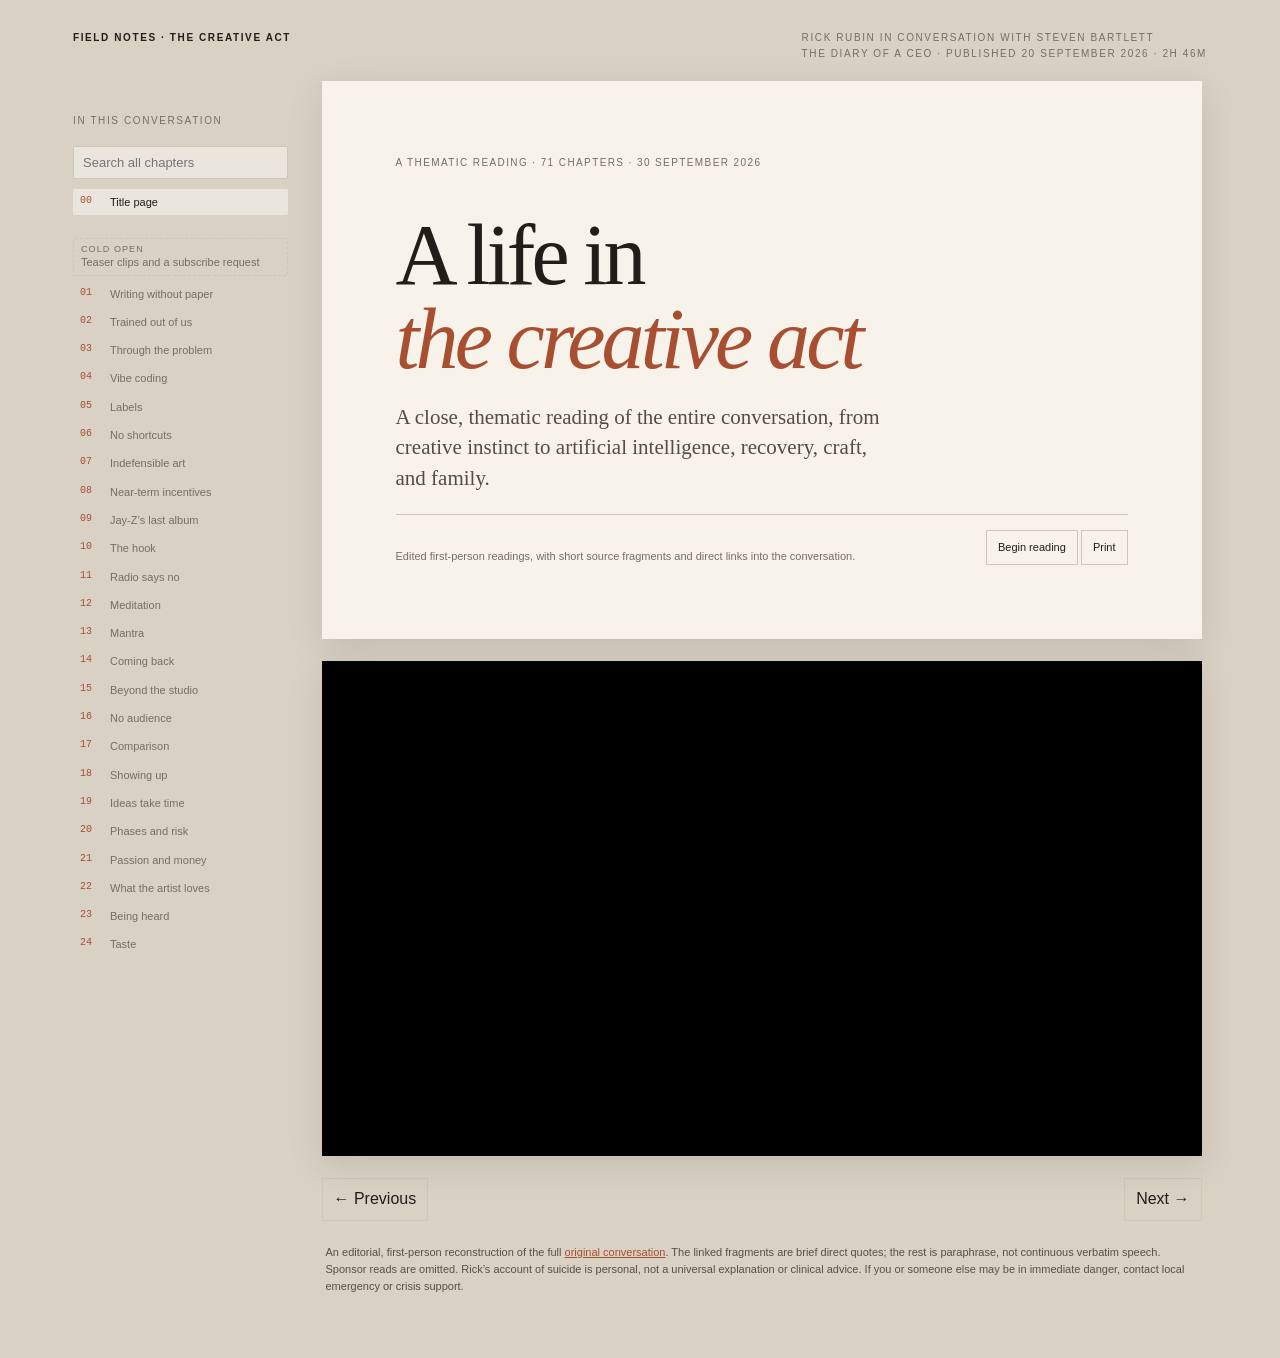
<file: rick-rubin/index.html>
<!doctype html>
<html lang="en">
<head>
<meta charset="utf-8"><meta name="viewport" content="width=device-width,initial-scale=1">
<title>Rick Rubin: The Creative Act</title>
<meta name="description" content="A close, thematic reading of Rick Rubin in conversation with Steven Bartlett, with direct links into the moments that matter.">
<meta property="og:type" content="article"><meta property="og:site_name" content="Field notes">
<meta property="og:title" content="Rick Rubin: The Creative Act"><meta property="og:description" content="A close, thematic reading of Rick Rubin in conversation with Steven Bartlett, with direct links into the moments that matter.">
<meta property="og:url" content="https://epologee.github.io/field-notes/rick-rubin/index.html"><meta property="og:image" content="https://i.ytimg.com/vi/a_GiFiHXJ6g/maxresdefault.jpg">
<meta property="og:image:width" content="1280"><meta property="og:image:height" content="720"><meta property="og:image:alt" content="Rick Rubin and Steven Bartlett on The Diary of a CEO">
<meta name="twitter:card" content="summary_large_image">
<link rel="icon" href="../favicon.svg" type="image/svg+xml"><link rel="icon" href="../favicon-32.png" type="image/png" sizes="32x32"><link rel="apple-touch-icon" href="../apple-touch-icon.png">
<style>html{-webkit-text-size-adjust:100%;text-size-adjust:100%;hanging-punctuation:first allow-end last}
body{text-rendering:optimizeLegibility;font-kerning:normal;font-variant-ligatures:common-ligatures contextual}
p,li,blockquote,figcaption{text-wrap:pretty;hyphens:auto;-webkit-hyphens:auto;hyphenate-limit-chars:7 3 3;orphans:2;widows:2}
p{font-variant-numeric:oldstyle-nums proportional-nums;max-inline-size:75ch}
h1,h2,h3{text-wrap:balance;hyphens:manual}
time,.time,[data-timecode],kbd,code{font-variant-numeric:tabular-nums lining-nums}
abbr{font-variant-caps:all-small-caps;letter-spacing:.02em;text-decoration:none}
mark{color:inherit}
@media print{.screen,#player{display:none!important}h1,h2,h3{break-after:avoid}blockquote,figure{break-inside:avoid}}</style>
<style>
:root{--ink:#211d19;--muted:#766e63;--paper:#f7f3eb;--desk:#d9d1c4;--rule:#cfc6b8;--accent:#a84f32;--serif:"Iowan Old Style",Baskerville,Georgia,serif;--sans:-apple-system,BlinkMacSystemFont,"Segoe UI",sans-serif;--mono:ui-monospace,monospace}*{box-sizing:border-box}[hidden]{display:none!important}body{margin:0;background:var(--desk);color:var(--ink);font:16px/1.55 var(--sans)}header{max-width:1190px;margin:auto;padding:30px 28px 20px;display:flex;justify-content:space-between;font-size:10px;letter-spacing:.16em;text-transform:uppercase;color:var(--muted)}header strong{color:var(--ink)}.home{color:inherit;text-decoration:none}.home:hover{color:var(--accent)}.layout{max-width:1190px;margin:auto;padding:0 28px 40px;display:grid;grid-template-columns:215px minmax(0,1fr);gap:28px}.toc{position:sticky;top:16px;max-height:calc(100vh - 32px);overflow:auto}.toc h2{font:10px var(--sans);letter-spacing:.16em;text-transform:uppercase;color:var(--muted)}.toc ol{list-style:none;padding:0;display:grid;gap:2px}.toc a{display:grid;grid-template-columns:24px 1fr;gap:6px;padding:6px 7px;border-radius:2px;color:var(--muted);text-decoration:none;font-size:11px;line-height:1.3}.toc a:hover,.toc a[aria-current=true]{background:#ffffff70;color:var(--ink)}.toc i{font:10px var(--mono);color:var(--accent)}.toc .break{margin:3px 0;padding:5px 7px;border:1px dashed var(--rule);border-radius:2px;color:var(--muted);font-size:11px;line-height:1.3}.toc .break span{display:block;font:10px var(--mono)}.toc .break i{font:9px var(--sans);font-style:normal;letter-spacing:.12em;text-transform:uppercase;margin-right:6px;color:var(--muted)}.toc .break small{display:block;font-size:11px}.toc .results .group{padding:12px 7px 4px;font:10px var(--sans);letter-spacing:.16em;text-transform:uppercase;color:var(--muted)}.toc .break.playing{border-style:solid}.toc-top{position:sticky;top:0;z-index:1;background:var(--desk);padding-bottom:4px}.search{display:block;margin:0 0 10px}.search input{width:100%;font:13px var(--sans);color:var(--ink);background:#ffffff70;border:1px solid var(--rule);border-radius:2px;padding:8px 9px}.search input:focus{outline:none;border-color:var(--accent);background:#fff}.results{list-style:none;padding:0;margin:0;display:grid;gap:2px}.toc .results a{display:block;padding:7px 7px 8px}.results b{display:block;font-weight:500;color:var(--ink);font-size:12px}.results small{display:block;font:10px var(--mono);color:var(--accent);margin:2px 0 3px}.results span{display:block;color:var(--muted)}.results mark{background:none;color:var(--ink);font-weight:600}.empty{font-size:11px;color:var(--muted);padding:6px 7px}.book{min-width:0}.cover,.sheet{max-width:880px;margin:0 auto 22px;background:var(--paper);box-shadow:0 10px 34px #251d141c}.cover{min-height:540px;padding:clamp(30px,7vw,74px);display:flex;flex-direction:column;justify-content:space-between}.kicker,.meta,.foot{font-size:10px;letter-spacing:.14em;text-transform:uppercase;color:var(--muted)}.cover h1{font:500 clamp(48px,8vw,86px)/.98 var(--serif);letter-spacing:-.045em;margin:42px 0 18px}.cover h1 em{color:var(--accent);font-weight:400}.screen{position:relative;max-width:880px;margin:0 auto 22px;aspect-ratio:16/9;background:#000;box-shadow:0 10px 34px #251d141c}.screen iframe,.screen>div{position:absolute;inset:0;width:100%;height:100%;border:0}.reading .screen{display:block;position:fixed;right:16px;bottom:16px;z-index:5;width:clamp(200px,60vw,360px);margin:0;box-shadow:0 12px 40px #0006}.reading .layout{padding-bottom:calc(clamp(200px,60vw,360px)*9/16 + 40px)}.deck{font:21px/1.45 var(--serif);max-width:540px;color:#554c42}.cover-bottom{border-top:1px solid var(--rule);padding-top:15px;display:flex;justify-content:space-between;align-items:end;gap:18px;font-size:11px;color:var(--muted)}button{font:inherit;color:var(--ink);background:none;border:1px solid var(--rule);padding:8px 11px;cursor:pointer}button:hover{border-color:var(--accent);color:var(--accent)}.sheet{min-height:490px;padding:clamp(28px,5vw,58px);display:flex;flex-direction:column}.sheet[hidden]{display:none}.sheet-head,.foot{display:flex;justify-content:space-between;gap:12px;align-items:center}.meta{color:var(--accent)}.time{font:11px var(--mono);color:var(--muted);text-decoration:none;white-space:nowrap}.time:hover{color:var(--accent)}h2{font:500 clamp(33px,5.3vw,56px)/1.03 var(--serif);letter-spacing:-.035em;max-width:650px;margin:34px 0 20px}.copy{font:18px/1.64 var(--serif);color:#39332d;max-width:660px}.copy p{margin:0 0 16px}.sensitive{max-width:660px;margin:6px 0 16px;padding:10px 12px;background:#efe5da;color:#594f44;font:11px/1.5 var(--sans)}.quote{font:italic 17px/1.4 var(--serif);color:var(--accent);border-left:1px solid var(--accent);padding-left:14px;margin:14px 0 20px}.quote a{color:inherit;text-decoration:none}.quote a:hover{text-decoration:underline}.foot{margin-top:auto;border-top:1px solid var(--rule);padding-top:12px;font-size:9px}.nav{max-width:880px;margin:0 auto;display:flex;justify-content:space-between}.note{max-width:880px;margin:23px auto;padding:0 4px;font-size:11px;line-height:1.55;color:#594f44}.note a{color:var(--accent)}
@media(max-width:740px){header{padding:20px 16px 12px}.layout{display:block;padding:0 12px 25px}.toc{position:static;max-height:none;overflow:visible;padding-bottom:10px}.toc-top{position:static}.toc h2{margin-left:4px}#toc{display:flex;overflow-x:auto;margin:0}.toc a{display:block;white-space:nowrap}.toc i{margin-right:5px}.toc ol.results{display:grid;width:auto}.toc .break{white-space:nowrap;margin:0 3px}.toc .break span,.toc .break small{display:inline}.toc .break small{margin-left:6px}.toc .results a{white-space:normal}.cover{min-height:470px;padding:28px 23px}.cover-bottom{align-items:start;flex-direction:column}.sheet{min-height:0;padding:26px 22px}.copy{font-size:17px}}
@media print{@page{size:A4;margin:15mm}body{background:white}.layout{display:block;padding:0}.toc,header,.cover,.nav,.note,.screen{display:none!important}.sheet,.sheet[hidden]{display:flex!important;box-shadow:none;margin:0;max-width:none;min-height:0;padding:7mm 3mm;break-after:page;page-break-after:always}.sheet:last-of-type{break-after:auto}.sheet h2{font-size:28pt;margin:13mm 0 6mm}.copy{font-size:13pt;line-height:1.52;max-width:none}.foot{margin-top:8mm}}
</style></head>
<body>
<header><strong><a class="home" href="../index.html">Field notes</a> · <a class="home" id="title-link" href="#">The creative act</a></strong><span>Rick Rubin in conversation with Steven Bartlett<br>The Diary of a CEO · Published 20 September 2026 · 2h 46m</span></header>
<div class="layout"><nav class="toc" aria-label="Chapters"><h2>In this conversation</h2><div class="toc-top"><label class="search"><input id="q" type="search" placeholder="Search all chapters" aria-label="Search all chapters" autocomplete="off"></label><a id="cover-link" href="#"><i>00</i>Title page</a></div><ol id="results" class="results" hidden></ol><p id="empty" class="empty" hidden>No chapter mentions these words.</p><ol id="toc"></ol></nav><main class="book">
<section class="cover" id="cover"><div><div class="kicker">A thematic reading · 71 chapters · 30 September 2026</div><h1>A life in<br><em>the creative act</em></h1><p class="deck">A close, thematic reading of the entire conversation, from creative instinct to artificial intelligence, recovery, craft, and family.</p></div><div class="cover-bottom"><span>Edited first-person readings, with short source fragments and direct links into the conversation.</span><div><button id="begin">Begin reading</button> <button onclick="print()">Print</button></div></div></section>
<div class="screen"><div id="player"></div></div><div id="pages" aria-live="polite"></div><div class="nav"><button id="prev">← Previous</button><button id="next">Next →</button></div>
<p class="note">An editorial, first-person reconstruction of the full <a href="https://youtu.be/a_GiFiHXJ6g">original conversation</a>. The linked fragments are brief direct quotes; the rest is paraphrase, not continuous verbatim speech. Sponsor reads are omitted. Rick’s account of suicide is personal, not a universal explanation or clinical advice. If you or someone else may be in immediate danger, contact local emergency or crisis support.</p>
</main></div>
<script>
(function (root) {
  'use strict';

  const SEEK_TOLERANCE_S = 3;
  const SEEK_TIMEOUT_MS = 8000;
  const AD_RESTART_FROM_S = 30;
  const AD_RESTART_TO_S = 5;
  const HOLD_DISTANCE_S = 30;
  const HOLD_TIMEOUT_MS = 180000;
  const HUMAN_INPUT_MS = 3000;
  const SNIPPET_CHARS = 170;
  const TRANSCRIPT_RESULTS = 30;

  function timecode(seconds) {
    const n = Math.max(0, Math.floor(Number(seconds)));
    const pad = v => String(v).padStart(2, '0');
    return `${pad(Math.floor(n / 3600))}:${pad(Math.floor(n % 3600 / 60))}:${pad(n % 60)}`;
  }

  function words(text) {
    return String(text).toLowerCase().normalize('NFD').replace(/[̀-ͯ]/g, '').match(/[\p{L}\p{N}]+/gu) || [];
  }

  function escapeHtml(text) {
    return String(text).replace(/[&<>"]/g, c => ({ '&': '&amp;', '<': '&lt;', '>': '&gt;', '"': '&quot;' })[c]);
  }

  function itemPlayingAt(starts, t, lead) {
    let found = -1;
    starts.forEach((start, i) => {
      if (start <= t + lead && (found < 0 || start >= starts[found])) found = i;
    });
    return found;
  }

  function breakPlayingAt(breaks, t) {
    return breaks.find(b => b.start <= t && t < b.end) || null;
  }

  function itemAfterEachBreak(starts, breaks) {
    return breaks.map(b => {
      const i = starts.findIndex(start => start >= b.start);
      return i < 0 ? starts.length : i;
    });
  }

  function createReadingFilter() {
    let ownSeek = null, adHold = null, lastTrusted = 0;
    return {
      seeked(to, now) { ownSeek = { to, at: now }; },
      trust(t, now) {
        if (ownSeek) {
          const reachedTarget = Math.abs(t - ownSeek.to) <= SEEK_TOLERANCE_S;
          if (!reachedTarget) {
            if (now - ownSeek.at < SEEK_TIMEOUT_MS) return false;
            adHold = { t: ownSeek.to, at: now };
            ownSeek = null;
            return false;
          }
          ownSeek = null;
          adHold = null;
        } else if (adHold) {
          const stillAway = Math.abs(t - adHold.t) > HOLD_DISTANCE_S;
          if (stillAway && now - adHold.at < HOLD_TIMEOUT_MS) return false;
          adHold = null;
        } else if (lastTrusted > AD_RESTART_FROM_S && t < AD_RESTART_TO_S) {
          adHold = { t: lastTrusted, at: now };
          return false;
        }
        lastTrusted = t;
        return true;
      },
    };
  }

  const hitsIn = (list, terms) => terms.map(t => list.filter(w => w.startsWith(t)).length);
  const queryTerms = q => [...new Set(words(q))];

  function rankByHits(docs, terms) {
    return docs.map((d, i) => {
      const perTerm = hitsIn(d.words, terms);
      return { i, found: perTerm.filter(Boolean).length, hits: perTerm.reduce((a, b) => a + b, 0) };
    }).filter(r => r.hits).sort((a, b) => b.found - a.found || b.hits - a.hits || a.i - b.i);
  }

  function snippet(text, terms) {
    const sentences = String(text).match(/[^.!?]+[.!?]*[”"]?/g) || [String(text)];
    let best = sentences.map(s => [hitsIn(words(s), terms).reduce((a, b) => a + b, 0), s])
      .sort((a, b) => b[0] - a[0])[0][1].trim();
    if (best.length > SNIPPET_CHARS) best = best.slice(0, SNIPPET_CHARS - 3).replace(/\s+\S*$/, '') + '…';
    return escapeHtml(best).replace(/[\p{L}\p{N}’']+/gu, w => {
      const n = words(w)[0];
      return n && terms.some(t => n.startsWith(t)) ? `<mark>${w}</mark>` : w;
    });
  }

  function search(query, docs, transcriptIndex, starts, lead) {
    const typed = queryTerms(query);
    if (!typed.length) return null;
    const transcriptWindows = (transcriptIndex && transcriptIndex.windows) || [];
    const unindexed = new Set((transcriptIndex && transcriptIndex.stopwords) || []);
    const spokenTerms = typed.filter(t => !unindexed.has(t));
    const terms = spokenTerms.length ? spokenTerms : typed;
    const content = rankByHits(docs.map(d => ({ words: words(d.text) })), terms)
      .map(r => ({ ...r, terms, snippet: snippet(docs[r.i].text, terms) }));
    const byItem = new Map();
    if (!spokenTerms.length) return { terms, content, transcript: [] };
    rankByHits(transcriptWindows.map(([, w]) => ({ words: w.split(' ') })), spokenTerms)
      .filter(r => r.found === spokenTerms.length)
      .map(r => transcriptWindows[r.i][0])
      .sort((a, b) => a - b)
      .forEach(start => {
        const item = itemPlayingAt(starts, start, lead);
        const moment = byItem.get(item) || { item, start, moments: 0, terms: spokenTerms };
        moment.moments += 1;
        byItem.set(item, moment);
      });
    const transcript = [...byItem.values()].slice(0, TRANSCRIPT_RESULTS);
    return { terms, content, transcript };
  }

  function contentNote(note, explanation) {
    return `<strong>Content note: ${escapeHtml(note)}.</strong> ${explanation} If you or someone else may be in immediate danger, contact local emergency services or crisis support.`;
  }

  function videoLink(video, seconds, lead) {
    return `https://youtu.be/${video}?t=${Math.max(0, Math.floor(seconds) - lead)}`;
  }

  function centreInList(container, el, horizontal) {
    if (!container || !el) return;
    const box = container.getBoundingClientRect(), child = el.getBoundingClientRect();
    container.scrollTo(horizontal
      ? { left: container.scrollLeft + child.left - box.left - (container.clientWidth - child.width) / 2, behavior: 'smooth' }
      : { top: container.scrollTop + child.top - box.top - (container.clientHeight - child.height) / 2, behavior: 'smooth' });
  }

  function mount(site) {
    const lead = site.lead;
    const items = site.items;
    const starts = items.map(item => item.start);
    const breaks = site.breaks || [];
    const readings = createReadingFilter();
    const indexOfHash = new Map(items.map((item, i) => ['#' + item.hash, i]));
    const TITLE_PAGE = -1;
    let player = null, ready = false, started = false, ticker = null;
    let active = TITLE_PAGE, playingBreak = null, humanUntil = 0;

    for (const ev of ['wheel', 'touchmove', 'keydown']) {
      addEventListener(ev, () => { humanUntil = Date.now() + HUMAN_INPUT_MS; }, { passive: true });
    }

    function cue(seconds) {
      if (ready && !started) player.cueVideoById({ videoId: site.video, startSeconds: Math.max(0, seconds) });
    }

    function seek(seconds) {
      const to = Math.max(0, seconds);
      readings.seeked(to, Date.now());
      player.seekTo(to, true);
      if (site.playOnSelect) player.playVideo();
    }

    function markCurrent(i) {
      if (!site.mark) return;
      items.forEach((_, n) => {
        const el = site.mark(n);
        if (!el) return;
        if (n === i) el.setAttribute('aria-current', 'true');
        else el.removeAttribute('aria-current');
      });
    }

    function remember(url, cause) {
      if (cause === 'reader') history.pushState(null, '', url);
      if (cause === 'video') history.replaceState(null, '', url);
    }

    function go(i, cause = 'reader', playFrom = null) {
      if (i < 0) return showTitlePage(cause);
      i = Math.max(0, Math.min(items.length - 1, i));
      if (i !== active) remember('#' + items[i].hash, cause);
      active = i;
      markCurrent(i);
      const from = (playFrom ?? items[i].start) - lead;
      const readerMoved = cause === 'reader' || cause === 'history';
      if (readerMoved && started) seek(from);
      else cue(from);
      site.activate(i, cause);
    }

    function showTitlePage(cause = 'reader') {
      if (!site.titlePage) return;
      if (active !== TITLE_PAGE) remember(location.pathname + location.search, cause);
      active = TITLE_PAGE;
      markCurrent(TITLE_PAGE);
      cue(0);
      site.activate(TITLE_PAGE, cause);
    }

    function readingOrder() { return site.readingOrder ? site.readingOrder() : items.map((_, i) => i); }

    function begin() {
      if (!started) return go(readingOrder()[0]);
      const now = player.getCurrentTime();
      const i = itemPlayingAt(starts, now, lead);
      go(i < 0 ? 0 : i, 'reader', now + lead);
    }

    function step(by) {
      if (active === TITLE_PAGE) return by > 0 ? begin() : undefined;
      const order = readingOrder();
      const next = order.indexOf(active) + by;
      if (next < 0) return showTitlePage();
      if (next < order.length) go(order[next]);
    }

    function followVideo() {
      if (site.titlePage && active === TITLE_PAGE) return;
      const t = player.getCurrentTime();
      if (!readings.trust(t, Date.now())) return;
      const b = breakPlayingAt(breaks, t);
      if (b !== playingBreak) {
        playingBreak = b;
        if (site.onBreak) site.onBreak(b);
      }
      const i = itemPlayingAt(starts, t, lead);
      if (i >= 0 && i !== active) go(i, 'video');
    }

    function showLocation(cause) {
      const i = indexOfHash.get(location.hash);
      if (i !== undefined) return go(i, cause);
      if (site.titlePage) return showTitlePage(cause);
      active = TITLE_PAGE;
      markCurrent(TITLE_PAGE);
      site.activate(TITLE_PAGE, cause);
    }

    addEventListener('popstate', () => showLocation('history'));
    addEventListener('keydown', e => {
      if (e.target.closest && e.target.closest('input,textarea,select,[contenteditable]')) return;
      if (e.metaKey || e.ctrlKey || e.altKey) return;
      if (e.key === 'ArrowRight') step(1);
      if (e.key === 'ArrowLeft') step(-1);
    });

    root.onYouTubeIframeAPIReady = () => {
      player = new YT.Player(site.playerId || 'player', {
        videoId: site.video,
        playerVars: { rel: 0, playsinline: 1 },
        events: {
          onReady: () => {
            ready = true;
            cue(active === TITLE_PAGE ? 0 : items[active].start - lead);
          },
          onStateChange: e => {
            clearInterval(ticker);
            if (e.data !== YT.PlayerState.PLAYING) return;
            if (!started) {
              started = true;
              if (site.onFirstPlay) site.onFirstPlay();
            }
            ticker = setInterval(followVideo, 1000);
            followVideo();
          },
        },
      });
    };
    const apiScript = document.createElement('script');
    apiScript.src = 'https://www.youtube.com/iframe_api';
    document.head.append(apiScript);

    showLocation('load');

    return {
      go,
      showTitlePage,
      begin,
      next: () => step(1),
      previous: () => step(-1),
      active: () => active,
      started: () => started,
      readerScrolledRecently: () => Date.now() < humanUntil,
      link: seconds => videoLink(site.video, seconds, lead),
      search: (query, docs) => search(query, docs, site.transcript, starts, lead),
      itemAfterEachBreak: () => itemAfterEachBreak(starts, breaks),
    };
  }

  const FieldNotes = {
    mount, timecode, words, escapeHtml, itemPlayingAt, breakPlayingAt, itemAfterEachBreak,
    createReadingFilter, rankByHits, snippet, search, contentNote, videoLink, centreInList,
  };
  if (typeof module !== 'undefined' && module.exports) module.exports = FieldNotes;
  else root.FieldNotes = FieldNotes;
})(typeof window !== 'undefined' ? window : globalThis);
const FIELD_NOTES={"video":"a_GiFiHXJ6g","lead":2,"speaker":"Rick Rubin","chapterLabel":"Chapter ","contentGroup":"In the chapters","contentNote":"This chapter recounts Rick Rubin’s personal experience, not a clinical explanation or advice.","chapters":[{"title":"Writing without paper","start":0,"paragraphs":["When I made the beat for “99 Problems,” Jay-Z asked me to keep it playing. He listened quietly until the words were ready in his mind. He performed the verse from memory, then changed its cadence across takes. I had never seen another rapper work that way.","I have been making things for forty years. Music began as a hobby, then took on a life of its own and became a business. The artists I have worked with are not a separate kind of person. They are ordinary people who made decisions and kept doing the work."],"continue":39},{"title":"Trained out of us","start":64,"paragraphs":["I think creativity is beaten out of us. At school we are taught to follow rules, but rarely to think freely. Rules can organize a task, but they can also narrow what we consider possible. I want us to recover the freedom to express ourselves.","The best things involve risk. For something new to begin, a lifestyle, career path, relationship, or old version of life may need to end. That does not mean every risk succeeds. It means we cannot reach for another possibility while insisting every arrangement stay exactly as it is."],"continue":82},{"title":"Through the problem","start":161,"paragraphs":["My work may be coaching, collaboration, a film, or helping a business find a solution. I am interested in creativity wherever it appears. Any problem we have may have a creative path through it. The accepted way forward can itself be a limitation.","I have been thinking about the word indefensible. In art, doing something that seems impossible to justify can be useful, perhaps necessary. Reason is only a small part of how decisions get made. I often trust intuition or a sense of guidance I cannot explain."],"continue":240},{"title":"Vibe coding","start":325,"paragraphs":["A meme paired an image of me wearing headphones with the phrase “vibe coding.” It had nothing to do with me, and at first I did not know what the term meant. Then friends kept sending the image. I had learned to notice when an idea or invitation returns from several directions.","Before The Creative Act, I might have laughed at the meme and moved on. This time I wondered how I could participate in the thing gathering energy around me. I wrote a joke about vibe coding. It got far more attention than I expected, and I became curious about what might come next."],"continue":378},{"title":"Labels","start":457,"paragraphs":["I still did not really know what vibe coding was, but I put aside professional work and began writing a book about it. I could not prove it was a good idea. I felt invited to take part, and writing was how I answered that invitation.","Any label I put on myself, or someone puts on me, makes me smaller. We are more than a convenient description. If I only act within the identity I already have, I can miss an invitation that does not fit my résumé."],"continue":537},{"title":"No shortcuts","start":554,"paragraphs":["There are no shortcuts. I would rather spend less time summarizing myself for other people and more time noticing what is happening. A label can make a conversation easy, but it does not tell me what to do next. I have to encounter each choice for myself.","If I feel called to make a song that means something to me, even if I think no one else will like it, that may be the best thing I can do. When I make something because I think everyone will love it, I may be choosing the familiar version. Interesting work is often challenging to its maker and audience."],"continue":566},{"title":"Indefensible art","start":611,"paragraphs":["Some of the art I have loved most did not make sense on the first listen or first look. I had no context for it, or it felt like too much. Revolutionary work can arrive before we know how to receive it. First reactions do not always settle the question.","Yeezus was intentionally taken as far as we could go into an indefensible realm. It was not an attempt to make another version of what had already worked. Its initial strangeness was not a reason to pull it back toward the familiar. The choice was part of what made it meaningful to its listeners."],"continue":693},{"title":"Near-term incentives","start":708,"paragraphs":["We never considered near-term incentives as a reason to shape the work. We were making things that felt personal to us. The question was not whether an album would satisfy an immediate expectation. I wanted it to have a life beyond the next result.","I have always taken the risk and made my favorite thing. I have supported artists in making theirs too. Some choices became revolutionary and gave other artists permission to be more free and honest. That is better than repeating a reliable result."],"continue":959},{"title":"Jay-Z’s last album","start":1005,"paragraphs":["When I met Jay-Z, he was planning to retire after the Black Album. He asked ten favorite producers to make one track each with him. Our track became “99 Problems.” It was a fun experience, and I did not know how far it would travel.","We made the track and played it for Jay. He liked it, then wrote and rapped the words over the music. My contribution was the track; his was the writing and performance that made it his."],"continue":1039},{"title":"The hook","start":1053,"paragraphs":["Chris Rock pointed out that “99 Problems” could be a hook without being about the same subject as Ice-T’s song. I suggested Jay make it about problems. A familiar phrase can become something new when its context changes. The idea was to find another meaning inside the words.","When I brought “99 Problems” to Def Jam, the label president said it would be a great album track but never a single. It did not sound like radio. That was the old way of thinking: make a record that sounds like everything else. If we do that, people may not have a reason to hear it."],"continue":1089},{"title":"Radio says no","start":1152,"paragraphs":["I took System of a Down’s “Sugar” to a leading alternative rock station. They said it sounded so unusual they would never play the band. A year later it was the station’s number one song. I cannot give a formula for that change. We made what we loved.","We did not ask whether the audience would like the work or how it fit the market. We made our favorite thing and followed it as far as we could. It happened to work out. The important part was making the choice before knowing how the public would respond."],"continue":1213},{"title":"Meditation","start":1246,"paragraphs":["When people ask how to get clearer about what they love, I say: meditate. I began Transcendental Meditation when I was fourteen. I stopped in college and began again after moving to California. In that first meditation back, I recognized how central the practice still felt.","Meditating more deeply changes the experience, but the practice remains part of me even when I do not sit every day. I understood through experience how it changed the way I saw the world and helped me notice the depth beneath the surface."],"continue":1325},{"title":"Mantra","start":1386,"paragraphs":["Transcendental Meditation is a silent practice with a mantra learned from a teacher. I learned mine at fourteen and have kept it private. I would sit for about twenty minutes, often after waking and again before dinner. The form is simple to describe, but the experience is personal.","I have meditated with Tom Petty, Johnny Cash, and the Red Hot Chili Peppers before sessions. Sitting together became part of arriving to work. For me, meditation is something to practice, not a theory to defend. It has been one of the most profound parts of my life."],"continue":1440},{"title":"Coming back","start":1476,"paragraphs":["The only proof I had that meditation mattered was stepping away and coming back. I recognized the depth and connection in that first meditation again. The change was not confined to creativity. It affected how I understood things more broadly and what I could notice beneath the surface.","Spiritual connection is a big part of the creative experience for me. I do not think it is an intellectual process alone. I cannot describe the mechanism in biological terms. I can say a practice may help me release ordinary concerns and become more receptive."],"continue":1566},{"title":"Beyond the studio","start":1694,"paragraphs":["I see creativity in how people approach business, relationships, and everyday problems. It is not limited to music or an artist identity. Finding a different route matters wherever we want to improve something. I do not need an art career to live creatively.","I do not think some people are simply born creative while others are not. We are all capable, though our freedom to use it can be trained away. When we learn only approved rules and answers, we may stop exploring. The invitation is to become a freer thinker."],"continue":1763},{"title":"No audience","start":1830,"paragraphs":["During the creative process, I try not to think about what the audience, label, or market will say. Those concerns can distort what I am trying to hear. There is a time for practical decisions, but I do not want them steering an idea’s fragile beginning.","We often simplify the world because complexity is uncomfortable. A rule can make a decision feel settled before we have really looked at it. I would rather stay curious about the situation in front of me than turn one person’s path into a formula."],"continue":1971},{"title":"Comparison","start":2055,"paragraphs":["I do not assume that two choices can be measured on the same scale. They may be apples and oranges, each valuable for different reasons. Numbers can tell me something, but they cannot decide what the work means to me. I need to notice which choice feels alive.","Sometimes I feel I am not up to the work, or that my state of mind is not conducive to it. I still have those days. The feeling is part of the experience, not necessarily a final instruction. I can make room for it without letting it decide everything."],"continue":2116},{"title":"Showing up","start":2149,"paragraphs":["I call myself a lazy workaholic. Most days I would rather not do what I scheduled, but I show up and do what needs doing. The work is not always powered by inspiration. Sometimes the useful act is arriving and seeing what is possible that day.","I avoid deadlines while we are still discovering what the work is. I wait until we have cracked the code and can see its shape. When a project is about ninety percent clear, a deadline can help finish details. Before that, pressure can force an answer too soon."],"continue":2171},{"title":"Ideas take time","start":2223,"paragraphs":["I may start out to make a blue statue and discover I am making a red painting. The work shows me what it wants to be as I build it. Sometimes that takes years; sometimes minutes. I cannot calculate the result in advance, but I have to experiment to find the better idea.","I think of creative work in phases: a seed, experimentation, crafting, and finishing. Each asks for a different kind of attention. I cannot set a useful timeline while I do not know what I am making. The idea has to grow enough for me to see its shape."],"continue":2301},{"title":"Phases and risk","start":2399,"paragraphs":["The process of making something became a way of thinking about life. A person can live creatively as a business owner, chef, mother, or artist. What I make reflects how I see the world in this moment. Tomorrow I may see it differently, and that does not invalidate today.","If I take a risk, I may lose friends or have people think I am strange. I cannot promise every leap will work. Still, I do not want fear of other people’s reactions to make every choice for me. Sometimes being true to what I love changes who understands me."],"continue":2492},{"title":"Passion and money","start":2530,"paragraphs":["When I started making music, I expected to have a regular job and make music because I loved it. I did not expect the hobby to become my profession. A passion can stay in my life without carrying the burden of supporting it. One thing need not be my love, identity, and income all at once.","There are realities to deal with: rent, a job, and daily needs. I am not saying to ignore them. I am saying not to place all that pressure on the art. If every choice must solve an immediate financial problem, I may hurt the longer work."],"continue":2603},{"title":"What the artist loves","start":2643,"paragraphs":["I do not try to persuade an artist to do what I think they should do. I ask what they hope to accomplish, then support that process. The conversation should help a person hear their own direction, not replace it with mine.","If someone wants to make an album, I ask them to play me their favorite things they have made. Then we talk about what they hear in them. I ask how they made it, what they like, and how it feels to play for someone else. The answers can reveal more than asking what they should do."],"continue":2673},{"title":"Being heard","start":2722,"paragraphs":["Artists sometimes tell me exactly what they want, then say they have no idea what they want. They may not hear themselves yet. Talking while someone listens can help me understand what I believe. Many people are not used to being deeply heard.","I think a lack of self-trust is one condition of the world. We are taught to look outside ourselves for the right answer. What looks like extreme confidence can also hide insecurity. I am looking for the grounded place between fear and overconfidence."],"continue":2799},{"title":"Taste","start":2853,"paragraphs":["If I give someone two pieces of pizza and ask which tastes better, they do not need to predict what another person will prefer. The goal is to say, this one tastes better to me. We often distrust an answer that begins with our own experience.","A venture investor told me they back the founder, not just the premise. I can see a similar distinction with artists. A good song is like a good product. I am interested in a person who sees music distinctly and keeps finding new ways to make things."],"continue":2914},{"title":"A small seed","start":2968,"paragraphs":["The Strokes asked me to work with them years before we made an album. Twice, I listened to demos and could not find my way in. I did not think the music could not be good. I simply could not hear what I could contribute, so I passed.","Later they sent a short voice note. It was less polished, but I could hear the possibility of the song inside it. There is no certainty behind that feeling. I notice when I lean forward, want to listen again, and get curious."],"continue":3008},{"title":"Impermanence","start":3107,"paragraphs":["My Malibu house burned in a fire. I had thought I would live there forever, and suddenly the possessions I had gathered were gone. That experience made impermanence real. We move through life with the information we have, make decisions, and see what unfolds.","When I worked in many studios, I sometimes had a free day and drove around listening to music without making plans. I have never made five-year plans or New Year’s resolutions. The idea that I must know my destination before moving feels limiting."],"continue":3164},{"title":"The impossible","start":3215,"paragraphs":["I could never have planned some of the things that happened in my life. I have watched the impossible become possible again and again.","After enough of those experiences, I became more willing to accept uncertainty and stay on the ride instead of demanding to know the ending."],"continue":3253},{"title":"An artist in distress","start":3253,"paragraphs":["I remember having dinner with a successful artist who was suffering so intensely that I worried he might die by suicide. I told him he did not have to continue the work causing so much conflict in his life.","I said he had done enough and could leave, move somewhere else, and live differently. Years later he told me, “You said I could go, I could check out.” I had not known whether he heard me, and he did not check out in the way I had imagined."],"continue":3346,"content_note":"suicide"},{"title":"Boxed in","start":3346,"paragraphs":["I have known people who died by suicide and one close friend who survived an attempt. In those moments, it seemed to me they felt boxed in by their choices. I cannot explain suicide generally from those experiences. I can only describe what I saw and what I hoped my friend might understand.","I think a person may know something needs to end, then believe their body is what needs to end. I have tried to imagine another possibility. Sometimes it is the lifestyle, career path, relationship, or obligations that need to stop. A different life can begin without ending the person."],"continue":3382,"content_note":"suicide"},{"title":"Leaving the table","start":3437,"paragraphs":["I think of it as a chess game: I can get up from the table and stop playing that game. I can choose another one. The situation may feel like all there is, but it is still a situation. That is how I understand the possibility of a reset.","A job title, role, or the approval attached to an identity can make a person feel they are not allowed to change. I think we are free to start over. An identity does not have to dictate every next move."],"continue":3580,"content_note":"suicide"},{"title":"Beginning again","start":3619,"paragraphs":["I visited a close friend in hospital after he had tried to die. He was lying in bed, barely speaking, while friends went in and cried as if he were already gone. I had never been in that situation and did not know how to act. But their approach felt wrong to me; I believed there might be a better way to meet him.","When it was my turn, I looked down at my friend and said he was in the sweet spot. He looked at me as if I were insane, but he reacted. I was not trying to explain his life or offer a general theory. I wanted to speak to him as someone still here, with choices ahead."],"continue":3705,"quote":"this may be hard for you to see right now, but you’re in the sweet spot","quote_start":3715,"content_note":"suicide"},{"title":"The reset","start":3736,"paragraphs":["I told him he had just hit the reset button. The things he hated doing and felt obligated to do did not have to remain his whole life. We talked. He got up, got dressed, and seemed like himself again. I experienced that visit as a moment when another possibility became visible.","When I want to change my life, I try to identify what I want changed and find the cleanest way to change it. That might mean leaving a job or a relationship. We often make commitments with good intentions. The fact that something once made sense does not mean it will always be right."],"continue":3800,"content_note":"suicide"},{"title":"Commitments","start":3815,"paragraphs":["I think commitments are good to make and keep. But a person can change, or the situation can become something neither partner agreed to live with. I gave the example of marrying someone who later becomes an alcoholic.","I can do everything I can to help, and it still may not work. There can be a point where continuing the commitment becomes a life-and-death question. Some friends stay because they believe this is simply the life they signed up for."],"continue":3863},{"title":"Two-way love","start":3887,"paragraphs":["I do not think one person can be in a relationship of mutual love alone. If the other person is not in love with them, it is not the relationship they imagine. Unrequited love can be a beautiful fantasy.","Steven described how many small misalignments can make a life feel wrong. I said some may be fixable, but not to let them linger: repair them. A hard conversation may be uncomfortable, but avoidance does not remove the mismatch."],"continue":3957},{"title":"Standing behind it","start":4008,"paragraphs":["I think about making something good. I cannot recall a particular example of turning down a lot of money, but I do not make decisions for financial reasons.","At thirty-three, a work relationship that had helped define my life was called into question. A mentor was forced out, and the person who replaced him wanted to revisit our agreement. That was the whole conversation, but I felt the rug pulled out from under me."],"continue":4080},{"title":"Depression","start":4280,"paragraphs":["I had panic attacks, could not sleep, and got physically sick. The depression lasted for years, even after I left the company and the business problem was resolved. I was not the person I had been before.","I went to therapy and used an antidepressant, though I do not tend to be a drug person. When it stayed bad, I saw a therapist or healer at least five days a week. I kept waking up hoping that today would be better."],"continue":4345},{"title":"No regrets","start":4439,"paragraphs":["I would not erase it. Every event in my life, positive and negative, brought me to where I am. It gave me a different perspective and a more realistic view of the world.","I still believe in magic and that the impossible can happen, but I no longer feel like Superman. Having been through a collapse myself helped me understand the personal struggles of artists I work with."],"continue":4498},{"title":"Learn widely","start":4713,"paragraphs":["What makes someone good at their work may be a skill their field never told them to study. Steve Jobs’s interest in design and typography is one example. If everyone reads the same books, we risk arriving at the same perspective. I like looking outside the obvious path and reading old books.","I first read the Tao after moving to California. It felt unlike anything I had read, and months later it seemed like an entirely different book. The same book can change as I move through life. The Way of Code grew from that experience and adapting the Tao to a new context."],"continue":4743},{"title":"Soft over hard","start":4799,"paragraphs":["One lesson I take from the Tao is that the soft overcomes the hard. Water can wear through rock by returning again and again. Non-action can also be the best action. A problem that feels urgent today may resolve itself if I wait before reacting.","I think the world is bigger and more interesting than we give it credit for. Our explanations can change when new understanding arrives. Some forms of knowing are hard to reduce to data. Sometimes I meet someone and feel drawn to them, or feel I should not be around them."],"continue":4924,"quote":"soft overcomes the hard","quote_start":4863},{"title":"Beyond numbers","start":5004,"paragraphs":["I do not think every important choice can be calculated. Numbers may say one thing, while meeting the person I want to spend my life with says another. I can use evidence without pretending it answers every question. The world may be wider than a model or prediction makes it seem.","To trust myself, I have to do things that make that trust more reasonable. If I never listen to my own response, the antenna may become rusty. I try to use it and pay attention. Over time, I may recognize a possibility before I can explain why it is there."],"continue":5051},{"title":"Creative intelligence","start":5112,"paragraphs":["I think there is a higher creative intelligence in the world, something generative like the force that lets plants grow. I do not know whether it aims at one person. I imagine it as waves I can learn to notice and ride. I cannot always see them, predict them, or prove where they come from.","I think rationality is overrated because the rational world is small. I listen to what a feeling does in someone’s life, not only whether I can explain it. If a way of seeing the world helps my partner feel more alive, that matters to me. Its effect on a person is part of what I need to understand."],"continue":5201},{"title":"The AI question","start":5272,"paragraphs":["People outside technology are beginning to ask whether AI will take their jobs or threaten humanity. I understand why the subject can feel frightening. I do not have a final answer to those fears. I am curious about what the technology can do and about the choices people make with it.","Fire can destroy a house and also cook food and warm one. The printing press was opposed by the church, yet it made information widely available. A powerful tool can do good and harm."],"continue":5358},{"title":"No point of view","start":5358,"paragraphs":["I wonder whether AI can be creative. Much of creativity, as I understand it, has to do with point of view, while AI draws on ideas already here. It does not seem to see the world from one particular angle the way an artist does. I do not know where the limits of that distinction will land.","If AI made thousands of tracks, I might like one or two. That could still be interesting. When we made hip-hop, we searched old records for a breakbeat and changed its context. An AI fragment could become material for a human artist to reshape."],"continue":5409},{"title":"More makers","start":5451,"paragraphs":["I do not imagine AI simply replacing the artist end to end. I can see it helping an artist or someone who has never thought of themselves as one. I cannot draw or play an instrument, but I might use prompts and iteration to guide a tool toward something beautiful. More people creating could be good.","We should ask what we mean by creativity. People may use it to mean a successful work that sold well or reached number one. A great song can include the artist’s history, collaborators, and path to its audience. The experience is bigger than one output."],"continue":5506},{"title":"Prompting","start":5580,"paragraphs":["The things we make may be reminders of the idea that allowed them to be made. Hitchcock storyboarded a movie; Wes Anderson plans frames before filming. AI could help mock up that vision, but the creative choice is in deciding what the work should be. The prompt can carry the point of view.","Someone who thinks they are not creative may find they can learn to prompt through experimentation. The barrier to trying is low. If AI helps someone get an idea into a form they could not make alone, I see that as an expansion of possibility, even if the tool is not the artist."],"continue":5670},{"title":"What moves us","start":5713,"paragraphs":["I love artists because their work changes my life and makes me return to it. I do not know whether AI could make a book I want to read again and again. If more good art becomes possible, I do not see that as bad. The question for me is what the work does to the person experiencing it.","Steven described liking a song, then learning it was generated by AI. He liked it less because the person and story he imagined were absent. I found that response interesting. I wondered whether I should dislike something because of how it was made, or whether the work stands on what I hear."],"continue":5781},{"title":"The idea is the art","start":5807,"paragraphs":["For Warhol, the creative work was in the conception: he chose an image and method, then people in his studio carried them out. Renaissance painters also worked through studios, and records can feature studio musicians. That does not make the work less meaningful.","I believe the idea remains the art, even when someone else physically makes it. But I do not know whether AI ideation is interesting to anyone; we will see. Steven told me he had liked a song before learning it had been made by AI. I asked whether I should oppose something because of how it was made; it does not make sense to me."],"continue":5991,"quote":"the art’s always in the ideation","quote_start":5873},{"title":"A week of failure","start":6035,"paragraphs":["The Avett Brothers played “No Hard Feelings” several times. Then one take felt different, as if time had stopped. No one knew what changed or how to repeat it. I remember feeling that it was almost frightening because it was so good.","When I recorded with Neil Young, the first week sounded as if the band could not play the songs. Neil believed the next week would be better. When we listened again, the feeling was already there beneath the mistakes. Our work became small repairs to recordings that seemed hopeless."],"continue":6108},{"title":"First takes","start":6238,"paragraphs":["I cannot promise that creative magic can be repeated. What I can repeat is showing up and continuing until the work is great. Sometimes a quick sketch is better than a polished version I spend months making. I have to notice when that happens.","Johnny Cash and I recorded songs in my living room to get to know each other, not to make an album. We explored music he loved. Later recordings with a band did not feel better. The simple living-room takes had something we had not planned to capture."],"continue":6268,"quote":"show up and you keep going until it’s great","quote_start":6238},{"title":"The work decides","start":6343,"paragraphs":["I may begin with a clear vision and learn through making that the work wants to be something else. It may need a slower tempo or a quieter sound. I do not mean that the work literally thinks. The evidence becomes clear as I listen, and I have to follow what I hear.","When I decide I like a work enough to share it, I move on. I love when other people like it, but that is a bonus. The artist puts their name on the front of the record, and I put mine on the back. We both need to feel ready to let it go."],"continue":6416},{"title":"Offering","start":6456,"paragraphs":["If I think about what happens after a song is finished, I can undermine the creative process. It is delicate and needs protection. When someone says a song could be a single, I bring us back to making the best thing we can.","For a long time I thought the goal was greatness. Later I understood that I was making music as an offering to God. If I am giving the best I can, numbers become insignificant. I do not need a metric to compete with the act of making the offering."],"continue":6508},{"title":"A gift","start":6615,"paragraphs":["I do not think of God as a customer. The work is a gift, and God is the beneficiary, not someone buying a product. I want to show what I can do out of love and gratitude. If other people like it, wonderful; if not, the offering still stands.","I think we are here to show who we are and how we see the world, and to invite other people to do the same. We may agree in some places and differ in others. Talking and making things are ways to discover those differences together."],"continue":6696},{"title":"Copying success","start":6744,"paragraphs":["Self-expression can take many forms. Copying someone because they were successful is possible, but it is not the same as showing who I am. I am not saying nobody should do it. I am saying imitation has a different purpose from discovering and expressing my own view.","Steven offered a spiritual idea about consciousness experiencing the world through many lives. I thought it was beautiful and not strange to me. I do not need to settle whether it is literally true before staying open to it. Nothing is off the table for me."],"continue":6844},{"title":"Walking away","start":6910,"paragraphs":["Jay-Z had helped make Cristal popular, then stopped supporting it after its leader made disparaging remarks about hip-hop drinkers. He was not trying to start a new business. He was responding to something he believed was wrong and removed the brand from his clubs.","Soon after Jay-Z stopped representing Cristal, someone invited him to help start a champagne brand. At the time, the idea was little more than a bottle he liked. I saw a story that seemed almost impossible to write. Jay acted on what he believed without calculating what benefit might follow."],"continue":6978},{"title":"Karma","start":7043,"paragraphs":["Maybe people call this karma. I do not need one label for it; I see a person act on a belief, then meet a possibility they were not seeking. Jay did not take a stand expecting a business opportunity. He stopped supporting the brand because he no longer wanted to represent it.","People sometimes stay in a relationship they believe is wrong while waiting to meet someone else. They want the next thing secured first. I think ending what is not working creates space. The good thing may arrive after I have made that space, not before."],"continue":7100},{"title":"Quitting","start":7205,"paragraphs":["I recently spoke with a senior person at a technology company who wanted to step down because he disagreed with what was happening there. He worried people would think he had been fired. Leaving can still be a choice I make because I no longer want to participate.","When Steven played a rough musical idea, I did not want to decide from outside that it was bad. If he believed in it, I would support him putting it out. If I did not like it, I could suggest things to try. I would still support someone making something they love."],"continue":7344},{"title":"Guns N’ Roses","start":7430,"paragraphs":["An artist included a song I thought did not fit with the others. It became a big hit, even though I had not seen that coming. When I say I do not like something, I mean exactly that. I am not claiming no one else should like it or that it cannot succeed.","I was asked to produce Guns N’ Roses’ first album, went to see them in a small club, and did not understand what they were doing then. They went on to become Guns N’ Roses. It was right that I did not work with them; my involvement might have changed what they became."],"continue":7484},{"title":"Talent and outcome","start":7542,"paragraphs":["A great artist may never become commercially successful. Talent is one part, but many other things have to line up. Those conditions are often outside anyone’s control. Commercial success does not prove that the work was great or that the artist was talented.","I never saw Jay-Z write lyrics. When I played him the beat, he asked me to loop it while he sat quietly in the back. After twenty or thirty minutes, he performed the verse from memory. The words stayed, but he changed their cadence across takes."],"continue":7633},{"title":"No single method","start":7777,"paragraphs":["When I see how Jay works, I do not conclude that everyone should work the same way. His process is unusual because it is his. There is never only one right method. I can learn from someone without turning their way into a rule for myself.","I would listen to many different things before deciding what to do. Other points of view can prepare me to hear my own. After listening, I need quiet and time to notice what I think. The final choice has to fit the person making it."],"continue":7819},{"title":"Your own voice","start":7954,"paragraphs":["When I left for college, it took time to understand which thoughts in my head were mine and which I had absorbed from my parents. I was confused about where we agreed and where we saw the world differently. Distance helped me recognize my point of view.","I think people need practices that bring them back to themselves. Meditation has helped me; therapy can help others. When I first tried to talk about my inner life, I did not know what I felt. Sometimes another person listening helps me find words."],"continue":8040},{"title":"Peace and edge","start":8120,"paragraphs":["I like happiness and would rather be happy than unhappy. But I do not think happiness by itself has to be the goal. I may be looking for peace: a way to rest inside my life and feel less at war with what is happening.","I do not think peace means having no edge or tension. I can feel a tightrope between being settled and being alive to what might happen. I am not trying to flatten every risk or uncertainty. I want a way of being that can hold calm and movement."],"continue":8323},{"title":"Johnny Cash","start":8480,"paragraphs":["The artists I have worked with are ordinary people. They choose to keep going and take their work seriously. Eminem writes constantly because he wants to improve. Much of what he writes may never be released; it is practice.","Johnny Cash taught me through his humility and the way he carried himself. Working beside someone can teach me more than advice. I paid attention to his craft and the quiet seriousness he brought into a room. Those qualities stayed with me."],"continue":8603},{"title":"Tom Petty","start":8648,"paragraphs":["Tom Petty taught me that every word needed to be heard, every part in time and in tune. If a lyric lost an ending sound, he wanted to fix it. We worked on Wildflowers over a long period without rushing. He kept going until the record felt right.","I have known artists who procrastinate because they are afraid to put work into the world. The longer they wait, the heavier the expectation becomes. Perfectionism and procrastination are not necessarily the same. Fear of release is one pattern I have seen."],"continue":8872},{"title":"Adele","start":8947,"paragraphs":["When Adele sings, everything stops. She can sing a song again and again, and each performance can still be great. The take may not be identical every time. What matters to me is that the feeling keeps arriving, not that we manufacture a perfect composite.","At a time when many pop artists did not write their own songs, Adele stood out as a singer-songwriter. The work came from her. You can feel that personal source in the music. It differs from a singer delivering a song assembled by many other people."],"continue":8991},{"title":"Paul McCartney","start":9058,"paragraphs":["The main ideas are to be true to yourself, work hard, keep going, and avoid putting undue pressure on your art. I want a life that lets the work stay free enough to become its dream version. Sometimes a passion can become a whole life.","I made a documentary with Paul McCartney because I had not seen one focused on his musicianship. People knew the songs and Beatlemania, but often overlooked his playing. Without the musicianship, the songs could not have become what they were. I wanted to bring attention to an important part of his work."],"continue":9106},{"title":"Jay-Z the poet","start":9205,"paragraphs":["People often think of Jay-Z as a businessman or public figure before they think of him as a poet. They may not know how intricate his writing is. I wanted to shed light on the artistry behind the reputation: the lyrics, the craft, and the depth of what he does.","I shared the documentary idea with Jay-Z. He liked it but did not immediately commit, and we went a long time without returning to it. I felt uncomfortable asking again. A friend told me that if I did not call, it might never happen. Eventually, the next conversation opened the door."],"continue":9268},{"title":"Asking anyway","start":9314,"paragraphs":["I needed a friend to tell me to call Jay-Z. Even then, I waited months because the conversation felt awkward. Sometimes the next step is not a grand plan. It is a direct question I have been avoiding.","The documentary worked because it was a deeply personal conversation. Jay-Z was not presenting himself as people had seen in other interviews. It felt like an intimate view of someone great. I was grateful to be part of a conversation where he could show who he is."],"continue":9381},{"title":"1,400 pages","start":9477,"paragraphs":["The Creative Act began as a huge collection of thoughts, not a neatly divided sequence. For years I tried different ways to organize it. The structure emerged through experiments that failed and succeeded. Eventually we found a shape that let the ideas stand in their own sections.","My collaborator Neil helped me shape the book. When we separated the ideas into sections, the number kept changing. The structure was not obvious at first. We had to put ideas in order and see what belonged together."],"continue":9542},{"title":"Seventy-eight","start":9696,"paragraphs":["We thought there were more than eighty sections, and I wanted the final book to have seventy-eight, the number of tarot cards. The next day, after organizing them, there were seventy-eight. No one knew where the missing sections had gone. It was an odd coincidence, and I still do not know how to explain it.","When asked whom I would call to apologize to, I could not think of many outstanding apologies. A thank-you call came more naturally. I would probably call Muriel, my wife, and thank her for being in my life; I might instead call my child to thank him for bringing light into it."],"continue":9749},{"title":"Parenthood","start":9819,"paragraphs":["My wife and I travel as a pack and spend nearly all our time together. I look forward to being back with my family after a long time away. Being in a relationship changed my life. I love sharing the things I enjoy and seeing what my child notices.","Being a father lets me see the world through the things my child is excited about. I can share what I love, and sometimes he likes it too. Sometimes he says things that surprise me with their wisdom. It is joyful to see what he notices."],"continue":9848},{"title":"Wonder","start":9891,"paragraphs":["A child has not yet been told everything they supposedly cannot do. They can look at the world with wonder before its possibilities are narrowed.","I think a great artist can recover some of that way of seeing. The world is full of beauty, and people become interesting when I slow down and listen. When Steven thanked me at the end, I said it had been my pleasure."]}],"breaks":[{"kind":"Cold open","label":"Teaser clips and a subscribe request","start":0,"end":153},{"kind":"Sponsors","label":"Ketone IQ and Fiverr","start":3465,"end":3581},{"kind":"Promotion","label":"The 1% diary and a subscribe request","start":7253,"end":7341},{"kind":"Outro","label":"A pointer to the next video","start":9972,"end":9990}],"transcript":{"window_s":30,"stopwords":["a","about","above","after","again","all","also","am","an","and","any","are","as","at","be","because","been","before","being","but","by","can","could","d","did","do","does","doing","don","down","during","each","even","few","for","from","further","get","got","had","has","have","having","he","her","here","hers","him","his","how","i","if","in","into","is","it","its","just","know","like","ll","m","me","more","most","my","no","nor","not","now","of","off","oh","on","once","only","or","other","our","ours","out","over","own","re","really","right","s","same","she","should","so","some","such","t","than","that","the","their","them","then","there","these","they","this","those","through","to","too","uh","um","under","until","up","us","ve","very","was","we","were","what","when","where","which","while","who","whom","why","will","with","would","yeah","yes","you","your","yours"],"windows":[[0,"20 30 99 back beat big came else first good happens hear humming jay keep let list listen lot lyrics mind minutes mumbling never okay one people played playing problems ran rappers room said sat saw say second spent takes think three time verse way worked write writing wrote z"],[30,"40 adele always becoming best business call chili decision eminem ended example good hobby hot insanely jagger jay justin kanye life list made making mean mick music obsessive ordinary people peppers picking possibly red say someone special started things think timberlake unbelievable wants writing years z"],[60,"appears creative inherently others people"],[64,"beaten best break career control course creative creativity die express follow free freely go greatness help involve lifestyle lives moment needs ourselves path relationship risk rules school shown something suggesting taught things thinkers thought well"],[90,"30s arrow attacks button couldn depressive die direction early episode felt first hit life needs one panic part people poison pulled reset rug say shot sick sleep started step take time tough want yourself"],[120,"58 aren ask bigger button channel costs enjoy episode ever fact favor gets given guests helps hit hope invest much nothing people please probably production seen small statistically strange subscribe subscribed thank value watching yet"],[150,"categorize curiosity going identify profession rick self sort start terms"],[161,"art coach collaborator come creative creativity film involved involvement might project say solutions someone startup talk things wants"],[180,"accepted another anything around better business creative curious finding forward improve least limitation move music often path principles problem relates see solution test usually version want ways whether"],[210,"applicable broadly creative day entrepreneur every finding funny guess high indefensible interested interesting investments irrespective lately level one people podcaster principles problem process pursuit similarities solution solving tell thinking type well word"],[240,"actually art bad extreme good indefensible making maybe necessary pejorative something strong take tell thing things thinking word"],[270,"beyond camp decisions guidance intuition made maybe much reason sliver sort tell tiny universe"],[300,"art call creating creative define force god guided indefensible involved moment openness required something universe"],[325,"ago coding little meme vibe year"],[330,"andrev associated became carpefi closed coding coined day days didn eyes guy hand happened headphones image meant mouse named new next nothing picture put saw someone something started term tweeted vibe way wearing"],[360,"act around associated coding creative different friends given hmm hundreds image information invitations laughed learned life lot moved old one opportunities pre sending started talks things thought time vibe ways working"],[390,"almost behind coding coming didn doesn energy example ignore interesting lot made might movie much okay past people relating say see someone sound sounded thought three time told towards two universe vibe want"],[420,"000 10 20 came coder coding come creative experiment go going joke looked okay participate related remains thing thought tools tweet tweets typically vibe views want write"],[450,"day going half joke million next something tweet views"],[457,"act answer back book coding comes coming different directions energy feeling hmm indefensible interest invitation maybe next participate reason step still vibe well write"],[480,"answer aside book call calling coding couldn dedicate explain feeling following good idea invited myself none participate professional put real say tell thing things vibe way work"],[510,"become beyond business callings capitalize card done idea important invitation label labels life makes many might miss narrow none one participate parts past put resists respects say smaller something successful supply thinking time usually yourself"],[540,"cocktail isn labels nice parties shortcuts tempting though"],[554,"artist call cocktail doesn feel following goes going guessing hope idea indefensible interesting make meaningful much okay one parties sense shortcuts sometimes song spend think time well worry write"],[570,"best defend easy everyone feel going love make something thing think"],[600,"challenging interesting people revolutionary see things"],[611,"art context creatively fallen first hear life love might much often revolutionary see things true works"],[630,"appears artists bigger clubs college come dance drake dropout etc everybody fan first fuck go going great heard hits hmm huge kanye listen loves makes maybe mm music numbers one period put record remember rick sometimes things think thinking thought time two worked yeezus"],[660,"album anti drake example first genius good group hip hmm hop listen little long loved mean mm new paradigm persevere six sort stuff take tend thought took worked yeezus"],[690,"definitely done far indefensible intentionally label numbers realm record sales went"],[708,"album another consider drake ever important incentive incentives job listen make near need never okay point term though time"],[720,"consideration diary doesn entry exist fine forever making maybe never personal someone things truly yet"],[750,"ah considered diary else enough entry everything expression good information make never personal read reason saying see show someone tell true world wrong"],[780,"against album albums bands bigger biggest bizkit first game guess korn limp linkin machine made movement numbers one park probably rage rap remember rock say shorter similar stylistically term thought three time world"],[810,"choice continue last linkin music next park probably started style successful together wave wildly working"],[840,"10 along audience band came career didn easy eight find free half longer love loved make making moment much new next people probably set sound started themselves things time true wanted years"],[870,"already another ben came computer didn done dying end example favorite genre kid long loved made maybe none ok one probably radiohead remember successful tail term think thought time whereas"],[900,"album alienated audience best course didn different examples favorite feels followed hit involve kid listening made make might much radiohead risk someone sure themselves thesis things thinking today totally wanted work"],[930,"40 always art artists commerce context define defined different done favorite game good interesting investment leads let long made making money mortgage never nothing one opinion paid people risk say subjective success suggesting supported taken term thing things think way wrong years"],[960,"artists bigger free happened honest inspired lot luckily probably revolutionary risks say take things true"],[990,"artists call different interesting jay made make people place probably something think world z"],[1005,"album black final first going jay last making met one planning retiring song time wanted z"],[1020,"10 99 asked called contribution created everybody experience favorite fun iconic jay knows liked made make mean music one plan played problems produced producers rapped record top track turned words wrote"],[1050,"direction gave lyrics read terms well"],[1053,"99 ain bitch called chris doesn friend girls great hook ice idea jay make one opposite problems rock said song story suggested well"],[1080,"99 advice album business def entrepreneurs founded giving great interesting jam jay label let listened little longer made never people person president problems recordings remember seek seeking signed single startups story talk thinking time track well z"],[1110,"99 anything big cares couldn didn doesn else eventually everything founded go impact label make never normal okay old president problems radio say saying single sound things thinking way"],[1140,"another band called system work"],[1152,"alternative band bringing california clubs country k kevin leading play popular record remember rock starting station stations weatherly"],[1170,"000 200 80 ago anything band brought called club come didn else good insane kevin later maybe never number one people play played record requested said saw seats sell sign song sound sounded station sugar system think two weatherly weeks year"],[1200,"anyone anything audience conversations else fit follow going loved made market never nights none normal paris questioned row say sold stadium tell things think two works"],[1230,"clearer far favorite go indefensible level love luckily made question sounds strange thing took way worked"],[1246,"14 element grounding learned life meditate think tm"],[1260,"14 actually big california changed college decision first knew learned meditating meditation moment months moved sat several somewhere start started stopped took transcendental type went years"],[1290,"age ask big curious done fact familiar first five going haven meditation part realized see though understand without world years young"],[1320,"bank builds course deeper deposit done enough every gets life maharishi mahesh making meditate meditation practice says teacher time transcendental yogi"],[1350,"actually behind beyond changed depth experience interested interesting rhetoric saw say see surface things underneath way world"],[1380,"first meditation question transcendental"],[1386,"14 close closed done eyes gets given learn loud mantra mine never practice silently since sitting sound teach teacher time tm uttered vibration"],[1410,"20 anyone california day different dinner engage least lived minutes morning never part private recording shared sound studios taught training twice two typically way windows woke working"],[1440,"action artists cash changed chili different efficacious experience hot johnny learnable life meditate mention one others part peppers petty practicable practice probably profound red sessions sit thing together tom"],[1470,"investment measure practice time working worth"],[1476,"away back coming connected creativity deep deeper everything first getting guessing ideas level meditation proof recognized said thing unlocks view"],[1500,"10 always atypical beneficial brain busy corners creatives deeper didn done forms great hear heart jobs meditation minutes move often people practice round see sit steve study think thought tried understanding various visionaries way well work world"],[1530,"20 breathwork brilliance calm connected currently deeper every feels fiance groundedness level mean meditation minutes morning practice practitioner says stress tell unlocks whole wonderful world"],[1560,"allows answer big biological causing connected connection context couldn creative experience far feels goes hope intellectual let mechanism nature others part perspective process results say see spiritual thing think universe way works"],[1590,"affect concerns go good haven impactful least life live month ordinary person practice question questioning says see tried"],[1620,"believe books business cool cues distinction entrepreneurship excited exists friend inside lights looking make often outside play playing read something think trying world wow"],[1650,"amazon answer backwards bezos books built call ceo companies customer da day famous founder great heard innovation jeff klarna lot one platform problem problems quite quotes rick say sebastian spend talking tech thinking time work world zoom"],[1680,"10 bets change come contrast customer double going knows longer one package problem say saying says sit solving take thing things wish won years"],[1694,"20 amazon believed considered different doubling history investments kept look lost money one probably saying start type wasn well work worst years"],[1710,"ability amazon audience believe believed changed didn different doubling levels metrics model people practices showed showing story stuck take thing think wasn work working world"],[1740,"analytical appears aside back beaten better brain course creative creativity cultivating difference equal founders go great history inherent inherently internal interview listening lives meditation need obviously one others part people plus repeat school seems sit think time told two voice ways wondering"],[1770,"break broken chair control creative day express follow free freely help institutions ourselves planet purpose rules sit spirits suggesting taught thinkers told"],[1800,"age capital creative earlier end express freely job links make means measure measurement never optimize ourselves particular pay process productive promotions rises saying something success talk talking taught things titles try young"],[1830,"creative feeling internal lights much play process resonates share someone something tell tend things think whether"],[1860,"chances commercially different done equal footing gets going job kind lights long numbers one reflect show sometimes support term thing things time two value well willing yet"],[1890,"act ah believing big block book conducive cook creative creativity enough ever gets gifts good habits kid lodged often one point sing singing smart someone something talk terrible things thoughts time way work"],[1920,"bad believe choices choose creative embark enough good information make may people say smothered stifled told true"],[1950,"ability actually anything art best bit complicated creative culture definition documents everything excel go little misunderstanding music rick say saying see simplify steven stuff think try way world"],[1980,"anyone anything baseball better big capable competition doesn else enough good idea interested mean mets much part play playing service shut soon think train want"],[2010,"anything becoming best bit bougie cheap compare expensive feel feels full go good human humans instinct living middle natural one order ourselves potential probably restaurants seems selves stakes three understand value way"],[2040,"better business comparison good humans look made mine ourselves prettier ranked richer saying shortcuts take thing well"],[2055,"always apples ask better compare jackson michael much oranges prince probably say saying"],[2070,"certainly competition creative decide different drake either kanye mentioned pointless things totally two want west wouldn"],[2100,"artists back better between competition conducive diary energy entry feeling flew going idea jet lagged little london much one ridiculous show sometimes takes talk thing things tired weird whole work yesterday"],[2130,"better good lay lazy maybe recover referred relax show true won workaholic yourself"],[2149,"days done needs often rather schedule scheduled show things"],[2160,"already approaching code completely cracked creative deadline deadlines done establish ever finish finished first going good idea label may past point record see send settle tend time work yet"],[2190,"10 90 absolute accept anything break create creative deadline described done else exists finishing last legendary make maybe might part points probably process project pursue risk set take things unlike won"],[2220,"make people things"],[2223,"along best blue build discover five going idea learn left long make may maybe minutes painting process red starting statue take thing think time times turns way"],[2250,"20 amazon anticipate becomes better build calculate change doesn example experiment gave going happen happens hearing horizons kind lot never recently sometimes thing thought time wasn work years"],[2280,"achieve actually apply blue book career creative creativity described different experimentation exploration first five going horizon horizons lives one part personal phase phases say seed setting space statue talk thing things think time want wouldn years"],[2310,"completion crafting early editorial experimental finishing going long lot phase process seed seeds seeing set still take takes taking things third time timeline try want"],[2340,"crafting dream finished front gestate given gone gotten grows happen idea making may phase phases see start thing third three time timeline trimming wants way"],[2370,"advice crafting creative ends enough everybody excited experimentation good hear hearing life mean people phase say see seed show willing"],[2399,"act creative idea started"],[2400,"allow artist book businessman chef happen life live living make mother realized things turned writing"],[2430,"artist asking beautiful best coming differently embodying fine life may might moment question reason reflection say see share showing sometimes thing today tomorrow want world"],[2460,"book comes conform deal failure friends give go going guess hobby job listen lose lot love might money people peru pursue quit reason risk strange take talk themselves think violin well won word"],[2490,"100 actual bills dream friends go going idea job lose may move okay one pay peru risk saying take thing things violinist want work"],[2520,"doesn hobby love myself profession support way"],[2530,"able expectation going job luckily make making music myself nothing real started support thing things thought turned want"],[2550,"age couldn day didn find follow go going happened idea job law life lot love loved luckily music passion people probably profession purpose regular ridiculous school singular sounds told word"],[2580,"actively deal fact factory find fine go happy house ignore isn job jump later life listening living look lot means might necessarily okay parents passion pay people point pursue realities rent say saying thing told whatever wherever word works yet"],[2610,"art artist based benefit best deal dealt decisions follow issues life long make moment moments persuade pressure put real realities sat saying short support sure term trying won work world"],[2643,"accomplish actually album anyone anything artist ask come dj four hope learning okay persuade play pretend process rick role say support talk themselves try use wants word wouldn write years"],[2670,"album around ask explain favorite favorites first honestly house let listen made make play probably questions said say song talk tell terrible things think thought unpleasant want way whatever wouldn"],[2700,"artist club come equipment ever exactly experience feeling friend fun good listen making often people play played say talk tell use want"],[2722,"barrier between bit hear help idea little say themselves want"],[2730,"anything believe deeply epiphanies go going heard life listening might often people say see someone something start talk talking therapist therapy think understanding used works"],[2760,"find help job listen putting remove roadblocks say saying someone tell themselves want way"],[2790,"ask comes condition egomaniacs egotistical fine hiding indoctrinated insecurities lack line might people seem self someone sort themselves think trust usually wildly world"],[2820,"afraid coin dealing going insecure looking mask middle often overconfident people place reality sides someone think two yourself"],[2853,"ask believe better describe food gave getting goal going guy hard much often one pieces pizza probably question say simple taste tastes tasting tell think two well wouldn"],[2880,"artist artists attributes bet characteristics conducive entrepreneurs exceptional great humility investing lot one perspective results seen set similar simple someone work worked"],[2910,"always artist artists asked back believe business capital doesn founder friend guy invest matter mine person picking premise said similarities sounded suppose sure things venture wondering"],[2940,"band good great innovate make maybe music product see sign song story strokes tell things way well wrote"],[2968,"ago album asked came maybe month new produce produced"],[2970,"12 15 ago album another asked couldn demos didn feel good hear listened maybe say saying see think time want way years"],[3000,"album become color didn doesn feel first give good hear means passed path see something thing times together two understand want worked"],[3030,"20 ago came demos ever going good great hear idea listen might new note one past potential probably produced second seed sent six song songs think voice want whatever whereas whole worst years"],[3060,"back couldn curiosity experience explain feel forward generates good interest internal knowing knowingness lean listen next one skip tend things want"],[3090,"certainty goals life need none okay order people set someone strike take uncertainty want world"],[3107,"action ago burned direction eight fire forward house main malibu motion possessions real take uncertainty years"],[3120,"along analogy based car decisions forever going guess happened hmm impermanence information kind life live make morning move nav quickly real realized sat see thought time unfolds"],[3150,"action albums bring drive eight funny go goal hours lot made many nav period put recording remember sat say saying seatbelt sessions set sometimes sounds studio time towards used want worked working year"],[3180,"car couldn couple day different done drive end felt five goals good hours imagine life limitation listen lost make might music never new okay plan plans projects relax resolution risk seems somewhere terrible things though time weekend wouldn year"],[3215,"accept actually basis become certainly couldn good happened happens imagine impossible life much never ordinary plan possible regular ride seeing understanding world"],[3240,"accept privilege something successful uncertainty unknown"],[3253,"artist commit dinner going hard limit malibu many might ourselves person remember restaurant specifically successful suicide thinking time ways went"],[3270,"afford anytime beach conflicted done energy feel going great keep live lot move remember say saying side success suffering things unbalanced want world"],[3300,"causing conflict continue didn done eat enough food found go good hard heard later life much obligated person place play remember said saying water years"],[3330,"check committed didn happened imagined one people several suicide way"],[3346,"boxed choices commit feel friend good made moments suicide tried unsuccessfully way"],[3360,"body career choices commit die inclination knows lifestyle made moment needs path person reality relationship someone something suicide think thinks"],[3390,"along chosen differently go going life locked new path say see start thinking time want whole"],[3420,"beautiful choice costs doesn happy less life live lot might money move new nothing people places somewhere start take want way whole world"],[3437,"almost anymore chess different fun game go leave play playing table"],[3450,"always available away button die doesn find go goes happen mean new one press scenario stop"],[3570,"accepted almost bit boxed built father feel identity lawyer made makes manhattan took trade word"],[3600,"cocktail feel impressed meant parties people show stuck traded"],[3619,"advantage choose close commit free freedom friend gift human luckily one remember start suicide take tried"],[3630,"bed catatonic coming crying everybody friends go hadn hallway happened hospital laying listened lived one people room see seemingly series since spoke standing time two visit went"],[3660,"act acting anything died fetal first going idea laying never people position saying scene seen talking thinking thought weird whole word"],[3690,"best better came hadn hard idea knew listening looked may next one said see situation spot sweet unless way went"],[3720,"anyone first insane looked reacted remember saying thing time"],[3736,"button committed feel hate hit made obligated reset said things want"],[3750,"amazing anymore anything button conversation dressed ended experience free hanging head himself hit ideas never nice none obligations old reset start things want"],[3780,"boxed button change cleanest direction feel free hit life one people reset see step story things think true try want way well"],[3810,"job leaving relationship"],[3815,"becomes both boxed changed commitment commitments death feeling good happen hard intentions keep life made make married maybe mistake person point reason said something starts thing things think"],[3840,"alcoholic became button everything favors friends fun hard help hit living locked lot maybe nothing okay person point relationships reset say signed situation works"],[3870,"both couple favors feel gone life maybe person reality relationship sides signed south stay unhappy"],[3887,"love nature person say someone street two unrequited way"],[3900,"beautiful best doesn fantasy love magnet nature negative one optimist positive pulling side thing think towards work"],[3930,"beautiful everyone feel find friends full huge hundred imagine involved issues life lots misalignments new none okay people small sometimes want well working"],[3960,"across actually anything areas aren case conversation conversations creativity difficult either feels fixed fundamentally generally good hard honesty idea let life line linger little lot many maybe misaligned obviously people pleasers pleasing repair rick seen struggled things think though worked"],[3990,"aligned conversation good imagine isn level lot make mentioned money offered pass people principles something sort tell things time ton values want well willing"],[4008,"aligned didn feel going good incentives large make money numbers something terms turned want"],[4020,"decision examples feels financial make matter money never part participate reason said something stuff success successful sure things think wanna want"],[4050,"30s 33 age art causal changed creativity depressive early episode factor generally happened health heard important life mental newsday old part permanently say shaping take talking think valuable world years yourself"],[4080,"33 always becoming business called cared child ended first great happened hobby life loved making music parents question relationship school started success supportive taking time went years"],[4110,"adopted agreement back beautiful big california called come company didn forced industry loved mentor mentors music new one person politically probably put read relationship said talk top well whole"],[4140,"almost anyone attacks conversation couldn didn else exact felt panic pulled rug scenario sick sleep started whole"],[4170,"ability anything company deal didn ended everything felt going issue leaving move musculature never new okay problem pulled relationship rug solved starting sunk years"],[4200,"always anything balloon burst direction everything fine first funny lot maybe moment never one person probably questioned reality rolling rooted say saying sounds still sunk things time took years"],[4230,"33 artists deal didn experience feel felt issues lot many much personal probably say though understand work"],[4260,"anything artists big bottom dare desert discs dying essence fell first helped island professional rejection said say sort thought understanding understood wasn work"],[4280,"first questioned time wrapped"],[4290,"antidepressant bad days different drug ended enough final five healer least long one person probably tend therapist therapy using week went"],[4320,"bed better couldn didn dying every go going happening level maybe nauseous one professional rejection resulted rick say saying see sleep surface thinking thought time today totally tough unconscious wake want wasn well"],[4350,"anything arrow described didn earliest felt heard looked people philosophical physical poison psychological shot two want way well wonderful years"],[4380,"anomalous believing chip dad find interview loved making mom much music opposite parents part people raised real shoulder showed sometimes sort success trauma two upbringing way world wrong"],[4410,"allow button context deal decided didn erase horrific life press season someone sounds table way"],[4439,"brought event every feel life negative positive"],[4440,"anymore anything basis believes brought change daily different feel felt gave give impossible magic might one perspective possible realistic still superman thing think view want world wouldn"],[4470,"anything asking back between conviction creatives else endless feel forces go heard humility jay kanye kind list opposing people point question see seeing seemed similarities tired usually view want way worked world z"],[4500,"another comedian course different everybody great laugh layer maybe notice one pointed possible relate ridiculous saying says see seeing sees something way world"],[4530,"ability art deeper different else emotions experience feel happening hear heartbreak heartbroken humans impact incredible level life movie perspective resonate see someone song things think understanding widen world"],[4560,"angles artists check competing competitive couldn everybody everything go great grueling hard job make mean outside people put recording screams see something studio think tour wildly work"],[4590,"anyone combination diligent ethic ever go hear interesting lot people perspective point takes talented tremendously trying unlikely view whatever work world"],[4620,"area business else great help hmm interesting look looking looks lot make material maybe never outside perspective relate resonate rhyme saw say see self someone sounds spend things thinks time way world"],[4650,"actually around art ask definitely find go going great headphones ideas interested list listen literature look museums new nothing often one people read recommend say see single something start stories take thing three tour walking"],[4680,"appears become case computer design ever funny go good great greatest hmm insert jobs law lawyer love mm movies occupation oftentimes okay one programmer rare see skill someone sort stack steve study things time told typography university want"],[4710,"design go typography"],[4713,"ancient best books else everybody everyone go going good makes mean new old opposed outside perspective reading recommend start usually wisdom"],[4740,"30 ago anything book books california different entirely every fan felt first give kind later levels love many months moved probably read reading remember six something speaks tao time years"],[4770,"adaptation book books code coding dao different entirely essential essentially inspiration lesson life maybe oftentimes one points read sentence sort summarized use vibe way"],[4799,"counterintuitive good hard one overcomes seem soft things"],[4800,"action answer best come crazy emergency going napoleon non often one seems someone story stuff warring"],[4830,"99 always attention back bring deal emergency fiance goes idea immediate interesting might need problem problems resolve say see still themselves though try two weeks"],[4860,"book carl dripping eat essence eventually general hard idea jung malleable mystical overcomes phrase pliable probably rock said slowly soft totally water well"],[4890,"ask closer comfort different elaborate especially find going math maybe point reading saying science shown think works world"],[4920,"accurate actually anything bigger credit give interesting maybe much next one science scientific synchronicity things think understand understanding works world"],[4950,"around breakthrough comes else energetically everything explain feel going inner interest knowingness maybe meet negates ongoing person science somebody someone something spend think time want"],[4980,"anything believing change data impact kind life lives might probably said show think thinking ways wisdom"],[5004,"feeling narrow shackles take way"],[5010,"accordingly acted approach ball didn felt going happen hmm later look looked looking many means met money numbers one real reality realized things thinking thought three times want way well wife work world years"],[5040,"able antenna calculate energetic feeling going good idea invitation little make metrics might ourselves part rusty sense talking tell things trust trusting use well weren whether yourself"],[5070,"antenna anything bet dictate enough going happen happened happens letting look miracles often possible predict see seemed start still surprised surprising time using"],[5100,"actions force higher lives taking think"],[5112,"aiming allows creative energy force generative grow higher intelligence life live lives particularly plants say thing think wants world"],[5130,"able always beyond catch feel lot might ocean ones ride see start time wave waves"],[5160,"asked attention code coming didn feeling felt hear hmm indefensible let listened lot make participate paying reason recognize ridiculous saying seems sense something sources talked thing try universe wants way"],[5190,"bit curse exactly fiancee idea making overrated rational rationality say saying small think world"],[5220,"100 although always bigger break counts feel feels guess helps ideas impact intently level life listen outside raises rationality rebuttling see someone speaks vibration way"],[5250,"around artificial big enough higher intelligence moment one perfect segue subject talked time vibe want"],[5272,"coding concerned ever first friends involved isn kind links message one saying technology time vibe well yesterday"],[5280,"10 ai anthropic bat broad chance chatgpt concerned end everyday getting going human jobs least lots might openai people race researcher say signal subject sure take thinks thoughts week worked"],[5310,"bad ban burned changed cooks curious dangerous fire food good heats house houses internet one powerful probably say see stuff things think tool used wildly world wouldn"],[5340,"able along bad ban books came church didn everybody good information powerful press printing probably tried want"],[5358,"ai already collected creative creativity curious doesn everything exist feel ideas point talked today view"],[5370,"10 ai angle answer ask asked day days different doesn give make may million particular question row see sees several times tracks world"],[5400,"000 10 5 called crate digging doesn find go hard hip hit hop interesting make may might old one per point record records sample say se see stores theoretically though time tracks two view wouldn"],[5430,"ah ai background breakbeat change clip constantly context find good heard let listen little make music new one part playing sample something song sudden use way"],[5451,"artist end idea replacing think"],[5460,"ai artist beautiful creativity curious doesn draw express help imagine instruments making maybe person play point prompt see something talent talk think tool view want way"],[5490,"actually ai beautiful creative creativity debate define every everywhere first good hear interrogate iteration itself lot maybe moment need number one panel people probably prompting question recurring saying sold sort thing think thought tried using well"],[5520,"actually ai artist building creativity day dean distribution end ever followed following friends great hindsight life look make making maybe meeting mtv named never oftentimes olivia part people point process remember reputation saying song therefore think used view word"],[5550,"actually ai amazing back comes consider creative creativity dean describe done else experiencing go great help hindsight isn label long look makes maybe might music okay olivia part process record resulted say saying signed something story support thing think tool trying whole"],[5580,"advance alfred allows beyond creativity doesn hitchcock idea look made make movie movies need output process real reminders say storyboard storyboards thing things think whole works"],[5610,"actors advance ai anderson assist drawings exactly executes frame great idea make makes mock movie thing think tool watch wes whole"],[5640,"alfred artist creativity draw drawing finished frame hitchcock mocking movie prompt tell using wes"],[5670,"anyone barrier better creative easy entry experimentation feel good idea learning low pretty prompt prompting prompts someone themselves thing think thinks using"],[5700,"artist barrier becomes creating distinction entry great low makes world"],[5713,"ai artist artists books changes great itself life listen love make million moves movie read reason see something thing times want well"],[5730,"art bad book business doesn georgia gibson going good happen happens indication listened partner problem read see seem song spotify thing want write"],[5760,"ai anymore around artist clicked didn disappeared figured google guess happened interesting later liked listening looking months much one realized reason something song songs spotify thing time turns two went"],[5790,"came creativity element found human interesting irreplaceably meant resonated singing something sort story subject talking think woman wonder"],[5807,"advertising andy art commercial draw illustrator let lost none say shoes something song started think warhol"],[5820,"andy anything box brillo campbell cans drew elvis famous first images marilyn maybe monroe never ones painted printed screen series soup time touched warhol"],[5850,"always andy anything art going ideation less marilyn people print prompted put said screen shot studio things treat use warhol way"],[5880,"30 70 back best canvas example going guys many might paint painted painters painting rembrandt renaissance see studio studios sure time vision"],[5910,"artists band comes different disciples doesn fine good happens hear ideation isn less lot make many musicians normal painters part people playing process record records studio studios thing work"],[5940,"ai always anger anymore anyone beat car cars competition driving drove emotions experience f1 faster feeling hamilton human ideation interesting kind lewis relate removed see something think times watch watching way wouldn"],[5970,"against automated car connection experienced felt guess human interesting kind knew less liked made relatability removed resonance seem something song spotify talking way wonder work"],[6000,"absolutely artists creative doesn either experienced great interesting living make miracles process sense times wondered working"],[6030,"miracle share time"],[6035,"anything avett brothers called changed different feelings finally fine great hard might nothing okay one played playing reason remember said song studio time times try wasn"],[6060,"end feeling good happened hope incredible involved knew minute one playing remember scary song stopped thing thinking time"],[6090,"album away back band couldn good happen happening made magic maybe neil never okay play process realize recorded shifted something sometimes song songs soon sounded week young"],[6120,"able already better drummer end feeling first go going last let listen maybe neil never next nothing okay play ralph said showed song songs third week well whatever worry"],[6150,"back bass beat bit last listened little maybe one piano problems put puts ralph says seemed still think thought turn week well"],[6180,"bits feeling forgetting job little lot magic mistakes repairs"],[6210,"adding album almost another art created ducking everybody featuring felt first front great happen little make mind miracle moments never none process question recorded repeat repeatable seemed sound talk things turned vocal wants week whole"],[6238,"going great keep repeatable show thing"],[6240,"actually album back beautiful big cash comes demo drawing first five going great guitar happened idea johnny listen little living look made make minutes months never original painting playing recorded room singing sketch sometimes songs takes thing think together whatever work"],[6270,"100 album asked exploration favorite going good growing idea let liked lot mean might play playing recording remember sang say see song songs sounded sounds test try trying understand way weren"],[6300,"10 anybody band best better different ended ever find go great guess hearing interesting living maybe putting real record recorded recordings room something studio thing thoughts wasn"],[6330,"didn discovered go process"],[6343,"clear entire going may mind opposite process saying sometimes tells thing vision wants way"],[6360,"back clear clearly fast hmm indicators listen much play say saying shows supposed think thought well words wrong"],[6390,"amazing basis decide didn electric enough ever going happens loud often probably quiet rationalize share slower something song soon subjectively sure thing think thought time turns wants went world"],[6420,"anyone artist back bonus doesn done else enough front fun go impact love move name next people put real record thing thinks total work world"],[6450,"business comes correct none treating"],[6456,"anything cards creative crumbles delicate going happens house next past process protected pure think thinking totally undermine undermines"],[6480,"always artists best came didn god good greatness make making meant might nothing offering one realize recently say single someone something sounding sounds starts studio talking thing thought timeless towards use working"],[6510,"always best competes deeper didn god insignificant making metric much nothing numbers offering things"],[6540,"35 ago ah chair course epiphany felt good hawaii lifeguard memory moment point realized remember sitting specifics struck thinking total vague years"],[6570,"ah anything apply became clear didn else feeling great literal makes mean realized sense though time understanding without"],[6600,"defined god higher literally making offerings power saying think"],[6615,"actually art beneficiary call customer father gift literally make music okay respects"],[6630,"anybody best else good gratitude great likes love show thanks want"],[6660,"around energy ever feedback feel figure fun give god good interesting lot might people positive relationship say sign take think trying want way"],[6690,"areas cases differ discuss everything express figure gifts higher line links make may maybe offering purpose say see self sense show tell think way well world"],[6720,"board different express fine means never people purpose saw say self several way world"],[6744,"best comes different expression forms lot never self version way"],[6750,"consciousness copying different expert expression fine game one physicist said sat self someone spiritual stayed successful things think way"],[6780,"bulldog china consciousness divided driving french go god idea itself little looked lots malta mind pablo pieces positing potentially rick road saw set someone strange think tourists understand went"],[6810,"abstract bottom called check consciousness creating experimenting exploration fascinated fish go gone itself kind looking looks maybe mountain novel ocean reminded rick saw saying sounded started strange talking thing think tourists true understand"],[6840,"artists beautiful coming consciousness documentary eight enough expression fascinated fascinating found great idea isn itself jay nothing okay one part self strange table talked watch wonderful worked z"],[6870,"18th ace ah brand clips fascinating found jay many one reasons rhymes run saying september spades story things told watched z"],[6900,"against cost incentives near pursue term"],[6910,"company decided forward going happened interesting launching lot make passing remark story support"],[6930,"became community cristal disparaging drink drinking first hip hop knew made nobody people person popular ran records remarks said songs stop talked"],[6960,"allowed almost anymore bottle brand came didn go going gold happen happened immediately loved said shape someone start starting thinking thought universe want"],[6990,"almost arrives belief believed clubs comment couldn first following gets happened looking mean negative new opportunity reacts removed seems stood story unbelievable way write"],[7020,"believe brand champagne ended happened jay miraculous nature owning response thing universe working"],[7043,"call karma lot names well"],[7050,"action anymore anything benefit best business call crossing everybody give going guys insult insulting karma knew labels lot might movement stuff telling thinking took wasn"],[7080,"along another became business filled going great idea interesting long maybe starting talk term thing think thinking universe void wasn"],[7110,"case come create end feel fill good happening isn jay looking lot maybe meet people person relationship someone something space switch thing think vacuum wasn way well working works"],[7140,"action anymore based create creating decides feel fill funny going good job life looking one represent representing saying says steps thing universe vacuum wasn yourself"],[7170,"630 actually anything big brand case celebrate culture first generally glamorize jay job life logically million necessary never new none obviously opposite quit said say society sold something stake start starting step thing time went without worth z"],[7200,"branch certainty need quitting relationship weird"],[7205,"company concerned control conversation decided empowering high people perception person reasons recently someone step stepping taking tech thing think"],[7230,"artists doesn fired genre getting going happens interesting jobs leave level moment outside people quit saying similar step stepping time usually world"],[7320,"beautiful came device hear looks make music never one particular rick things used went"],[7350,"bad believe clearly giving great hypothetical interrogate love mean objectively put putting rick support tell thing think want wasn"],[7380,"always artists beautiful believe doesn example great love makes matter might people play presented say somebody something support tell thing things trust try want worked world"],[7410,"anything audience didn feel happened huge identifying one person put something song success talk tell think want without"],[7430,"artist doesn feels felt fit go good lots one rest song songs working"],[7440,"anytime artist asked become becoming big chose confidence ended first give hit idea include interesting isn mean one opinion others say single something wasn"],[7470,"30 album asked band basement club confidence doesn ends first good guns hair little live looked makeup maybe mean n people pizza played produce roses see stuff time turned well went"],[7500,"become creative didn different fit good great guns honest inverse might n roses saying see something true turned wasn went without wondering work worked"],[7530,"absolutely commercially ever never successful sure"],[7542,"align becoming beyond much often piece probably regular stars successful talent talented things"],[7560,"anything artists break control didn go happens karmic lot many must person reason successful talented thing things thought totally wasn whatever worked world"],[7590,"21 co def different founded good incredible jam knows life man maybe meet old part path people person process question reason still student success think years young"],[7620,"99 albums around beat career else jay lot lyrics never one people physically played problems produced published rappers saw see special spent thereafter throughout time way work worked write writing wrote z"],[7650,"20 30 almost back cadence different engineer enough first forgot hear humming keep long looping minutes mumbling nothing occasion okay playing ran remembered room said sat several silent song takes talking thing totally verse went whole words written"],[7680,"almost cadence different emphasis every featured goes kind less little might next one places play playing saxophonist solo time version went whereas word"],[7710,"another back came good half happens hour important keep later let listen mind next okay one playing ready real sat say second set skill takes taste thing think three till unusual"],[7740,"anyone arrive complicated different easy else ever everyone first four interesting journey lines lot lots might outcome people pretty process rap remember rock say separated song songs take thing things totally verse words worked write"],[7770,"correct process"],[7777,"advice aren dangers doesn else getting guy mean might never one people person real someone successful tells things true way work works wrote"],[7800,"advice always based best deeply depends getting give giving intentions listening lot medium people say story stuff sub swim wary whatever working"],[7830,"answer comes compass feeling go going internal listen may one say see take tells"],[7860,"answer check conflicting hear hopefully information internally many much people point possible take takes time"],[7890,"always answer come conflicting done enough feel good gotten haven homework information listen myself point research want yet"],[7920,"college conflicted didn doctor external first gets hard house inside kind lawyer lot maybe moved needles okay one parents people probably remember say sometimes story thought took understand untangle versus voice voices ways went wishes year"],[7954,"aligned allow college confused create definitely didn differently enough go happen head house lucky outside saw space started understand world"],[7980,"ask case come didn else fine goal happens interview life lot make music people realize say someone somewhere things time took want"],[8010,"alignment arbitrary ask bad behind better big cultivate else fancy inherited instagram nothing oftentimes parents pass played questions say search something somewhere song started truth trying understanding went"],[8040,"anything big didn ever felt find first fix great ground job knowing maybe meditation need one others people practices quick remember said session sure talk therapy think time touch works yourself"],[8070,"another develop didn inner inward looked meditation never repetition set skill start state talk time understanding years"],[8100,"between clearly difference explain feel feeling grounded happiness myself pretty symptom think weren"],[8120,"didn happiness probably say time"],[8130,"ask back come feel happiness happy knowingness remember something tell think word"],[8160,"able access aim beautiful definitely getting goal good happiness happy joyful maybe peace point rather resting see seems state still talking taste things think well word young"],[8190,"always find great guess happen high mood myself side sometimes things"],[8220,"almost bad burn chemical chemicals cool day deficit everything feel feels going good keeps maybe mood next sometimes thing use works"],[8250,"always art artist artists ask brilliant collaborator comes different familiar favorite fearless good highs kanye life lows made makes one point question said totally view want worked"],[8280,"agree always art behold big everybody fascinates fearless go great hand many rare risk something strength success successes taking think"],[8310,"choice considered doesn edge feels good great greatness make possible produce risk seem shown sort still think tightrope walking"],[8340,"achieve beautiful express goal greatness make purest risk self support thing well wholeheartedly"],[8370,"aspire average beyond broken comes edge eggs greatness looking normal nothing ordinary razor sometimes walk way"],[8400,"best comes compared cost cut doesn driver everybody f1 great greatest greatness light mean ourselves people potential ropes say shine things think tight version walking works"],[8430,"almost anyone big brighter chili else endless everybody front great helping hot justin kanye list mean people peppers record red runaway see support timberlake unbelievable want worked"],[8460,"acdc birth endless go great incredible jagger jay list look mean mick one ordinary people records system talked time z"],[8480,"cultivated decision gift gifts list made maybe ordinary others particular people say"],[8490,"able always best day eminem entire example focused good insanely life night notepad obsessive ones possibly rode sitting someone special think wants wave writing"],[8520,"99 album always asked better doesn ever going good looking makes matter notebooks one point practicing publishing see stuff think training want writing"],[8550,"artists asked athlete athletes better career changed coach couple define examples give guests however lives longer might much ones people podcast producer question said sat season shown stephen train usually"],[8580,"anything around cash changed didn draw first fundamentally humble johnny much offer one quiet reason say smart someone spend time whatever wouldn"],[8610,"anything asked beautiful didn feel getting going improved incredible inside inspiring knew let life loved much need one person point someone spend spiritual time view"],[8640,"beautiful emotion man"],[8648,"beatles craftsman john next one paul petty raw tom ultimate"],[8670,"almost anything chest craftsperson different good heart john led make music nerve open paul raw savant show skills soul take tore two"],[8700,"beatles craftsman fact four george great incredible job john knew knows makes martin mean one parts paul put ringo side together understood whose"],[8730,"addition anything around both getting great inspiring john kind knew learned lot make offered outside paul perspective petty play producer record saw songwriter tom ways work"],[8760,"albums amount artist artists brilliant brought different established first learn learned lot made new recording something studio table teach time tremendous worked younger"],[8790,"ah always back every everything hear lesson listen loses many maybe obvious one plural pulled punch records rerecord seems something supposed talked thing things time translation tune understand vocals word"],[8820,"album another called day done especially every first forever half lazy long never person point probably think time timing together tune two understand want wildflowers word work worked years"],[8850,"around artists different form going hurry keep let making might patience people perfectionism perfectionist procrastinating procrastination procrastinator procrastinators progress real say symptom thing think whole"],[8880,"10 afraid album artists famous feels general gets harder haven longer point pressure put think usually wait world years"],[8910,"artists cash changed delay difficult else expectation fear hard johnny live mentioned never perfectionist position reason saying something tom two"],[8940,"adele front let mic others see"],[8947,"always amazing bunch everything feel good great long mean one piecing singers singing sings stops takes time together work"],[8970,"21 30 70s album always artists didn distinctive great made met might pop produced row sing singer something song songs songwriters throwback thursday time times worked write"],[9000,"adele always anomaly artists bit bunch comes deliver different feel key little manufactured meaning much people piece pop say shakira singer sings someone something song songs want well work world write writes"],[9030,"art creativity ever experience feel feels first good great haven important live love making personal relates rick seen shouldn song sung talk talked thing things time well whatever"],[9058,"covered idea kind main measurement might stick think"],[9060,"anyone art doesn dream find free give going hard hopefully keep listen live making never point pressure put quit tells things totally true undue version way work yourself"],[9090,"ago beatles becomes documentaries documentary dream either episodes jay life made make mccartney musicianship never one passion paul reason saw six takes version well whole years z"],[9120,"always bass beatlemania beatles belongs best big couldn deliver either list make musicianship need number one paul people player players put songs songwriting story think thought time void without wouldn"],[9150,"anything beatles different documentary else going happened interesting itself kind light liked love made opportunity paul people planned pre shed something thing thought traditional turned wasn"],[9180,"cause dream else everyone felt great happened jay kind knows misunderstood musician part paul people say something started think thinking want z"],[9205,"businessman incredible jay thought today z"],[9210,"behind billionaire businessman depth famous first genius isn jay married might people poet scenes singer thing think writing z"],[9240,"artistry astounding different difficult famous idea interesting intricate jay knows light luckily lyricist lyrics nobody people poet reason see shared shedding story thing thought z"],[9270,"ago ask call called didn discussed feel friend going haven idea jay let lot make okay probably said say shared since talk think told year"],[9300,"already ask call gonna happen idea tell think told wants"],[9314,"ask call didn disgusted eight either eventually felt given good heard information least months probably remember say six still uncomfortable"],[9330,"abandoned call certain couple different felt happened let next observations okay quite ran remember rules see shoot shot something stunning surprising talked things think time usually way well went"],[9360,"angles bit black color conversation deeply felt grade grading interview interviews jay personal reason saw screen seeing shoot sort spying white years z"],[9390,"clearly doesn felt great incredible intimate jay many never ones point privilege real safe seen side someone think view watch well z"],[9420,"2023 anyone below book came challenge challenging coach come creativity essence favorite finds going guests hasn haven hold incredible itself link many might necessarily need part people rare respects rick rubin speaking talked thing things think"],[9450,"73 78 areas book call cards chapters consider creativity dare funny isn link noticed people philosophy pretty say story tarot tell think thought"],[9477,"60 originally say want"],[9480,"63 areas book experiments failed first giving ideas lot methods move names organizational pages period point separated think thought tried unsuccessful wasn years"],[9510,"1 400 63 areas bit came experiments handwritten ideas little moved original pages phone photograph separated shape successful think thought"],[9540,"80 80s 82 83 84 although another beginning book capacity collaborator didn done end ended friend great helped involved lived mine named neighborhood neil official point something think way whole work working writer"],[9570,"103 108 78 83 84 areas book calling cards done everybody friend happy let make mean neil okay rather related remember said say saying something talking tarot thought want well"],[9600,"108 144 78 another certain else feel good number numbers one reference something want world"],[9630,"78 83 assistant book done dylan eight feeling figure good happens happy insane instead listen make named next randomly remember said saying sections time want work working years"],[9660,"37 78 almost came conversation crazy day essays independently italy let neil next okay order put remember said section sections separate thing title told weirdest whatever work"],[9696,"78 80 83 anything day happened knows miscount next nobody others said somebody something sure wanted yesterday"],[9720,"60 almost answer anybody apologies apology call chapters closing crazy emergency excited feel find four going guest hard hmm knowing last leaves leaving lot make maybe mention neil never next one outstanding person phone question reason reasons rick say seconds several situation somebody someday sort told tradition"],[9750,"thank"],[9780,"anyone bringing call change child either great last life light make maybe much muriel one phone probably say thank wife"],[9810,"different totally"],[9819,"15 apart away beautiful everything everywhere go long maybe never nights pack relationship something spent think three time together travel wife years"],[9840,"back becoming excited father forward fun getting imagine likes looking much remind says see show sometimes things world"],[9870,"baffling book children creativity essence fuck fun great knows might real reminder talk wisdom"],[9891,"haven kid little look one thing things told wonder works world yet"],[9900,"amazing anyone around artist awe beauty breathtaking else everyone filled great incredible maybe ordinary people perspective seem talk things walking wonder world"],[9930,"18th around below book challenging coach comes creatives documentary eight everyone fantastic fearlessly going hasn hbo inspiration interesting jay link listen many millions part people read referenced rick september slow thank watching wisdom world yet yourself z"],[9960,"already mubi pleasure rest rick thank world"]]}};
</script>
<script>
const data=FIELD_NOTES,chapters=data.chapters,lead=data.lead,{timecode,escapeHtml:esc}=FieldNotes;
const toc=document.querySelector('#toc'),pages=document.querySelector('#pages'),cover=document.querySelector('#cover'),coverLink=document.querySelector('#cover-link');
const at=s=>FieldNotes.videoLink(data.video,s,lead),pad=n=>String(n).padStart(2,'0'),narrow=()=>matchMedia('(max-width:740px)').matches;
chapters.forEach((c,i)=>{let link=document.createElement('a');link.href=`#page-${i+1}`;link.innerHTML=`<i>${pad(i+1)}</i>${esc(c.title)}`;link.onclick=ev=>{ev.preventDefault();notes.go(i)};let li=document.createElement('li');li.append(link);toc.append(li);
let extra=c.paragraphs[1]?esc(c.paragraphs[1]):'';if(c.continue!=null)extra+=` <a class="time" href="${at(c.continue)}" target="_blank" rel="noopener">Continue at ${timecode(c.continue)} ↗</a>`;
let note=c.content_note?`<aside class="sensitive">${FieldNotes.contentNote(c.content_note,data.contentNote)}</aside>`:'';
let article=document.createElement('article');article.className='sheet';article.id=`page-${i+1}`;article.hidden=true;article.innerHTML=`<div class="sheet-head"><span class="meta">${data.chapterLabel}${pad(i+1)} / ${chapters.length}</span><a class="time" href="${at(c.start)}" target="_blank" rel="noopener">${timecode(c.start)} ↗</a></div><h2>${esc(c.title)}</h2><div class="copy"><p>${esc(c.paragraphs[0])}</p><p>${extra}</p></div>${note}${c.quote?`<blockquote class="quote"><a href="${at(c.quote_start)}" target="_blank" rel="noopener">“${esc(c.quote)}” ↗</a></blockquote>`:''}<div class="foot"><span>${esc(data.speaker)} · edited first-person paraphrase</span><a class="time" href="${at(c.start)}" target="_blank" rel="noopener">Listen from ${timecode(c.start)} ↗</a></div>`;pages.append(article)});
const tocLinks=[...toc.querySelectorAll('a')],sheets=[...pages.querySelectorAll('.sheet')];
const markers=data.breaks.map(b=>{let li=document.createElement('li');li.className='break';li.innerHTML=`<span><i>${esc(b.kind)}</i></span><small>${esc(b.label)}</small>`;return li});
FieldNotes.itemAfterEachBreak(chapters.map(c=>c.start),data.breaks).forEach((i,n)=>toc.insertBefore(markers[n],tocLinks[i]?.parentElement||null));
let notes;
notes=FieldNotes.mount({video:data.video,lead,items:chapters.map((c,i)=>({start:c.start,hash:`page-${i+1}`})),breaks:data.breaks,transcript:data.transcript,titlePage:true,mark:i=>tocLinks[i],
onBreak:b=>markers.forEach((m,n)=>m.classList.toggle('playing',data.breaks[n]===b)),
activate(i,cause){let reading=i>=0;cover.hidden=reading;document.body.classList.toggle('reading',reading);sheets.forEach((s,n)=>s.hidden=n!==i);
if(reading)coverLink.removeAttribute('aria-current');else coverLink.setAttribute('aria-current','true');
document.querySelector('#prev').disabled=!reading;document.querySelector('#next').disabled=i===chapters.length-1;
if(reading&&!toc.hidden)FieldNotes.centreInList(narrow()?toc:document.querySelector('.toc'),tocLinks[i],narrow());
if(cause==='load'){if(reading)addEventListener('load',()=>scrollTo(0,0));return}
if(cause==='video'&&notes.readerScrolledRecently())return;scrollTo({top:0,behavior:'smooth'})}});
document.querySelector('#begin').onclick=()=>notes.begin();document.querySelector('#prev').onclick=()=>notes.previous();document.querySelector('#next').onclick=()=>notes.next();
for(const a of [coverLink,document.querySelector('#title-link')])a.onclick=ev=>{ev.preventDefault();notes.showTitlePage()};
const docs=chapters.map(c=>({text:[c.title,...c.paragraphs,c.quote||''].join(' ')}));
const q=document.querySelector('#q'),results=document.querySelector('#results'),empty=document.querySelector('#empty');
function result(html,open,href='#'){let a=document.createElement('a');a.href=href;a.innerHTML=html;a.onclick=ev=>{ev.preventDefault();open();if(narrow())pages.scrollIntoView()};let li=document.createElement('li');li.append(a);results.append(li)}
function group(label){let li=document.createElement('li');li.className='group';li.textContent=label;results.append(li)}
q.oninput=()=>{let found=notes.search(q.value,docs),any=found&&(found.content.length||found.transcript.length);toc.hidden=!!found;coverLink.hidden=!!found;results.hidden=!any;empty.hidden=!found||!!any;results.innerHTML='';if(!found)return;
if(found.content.length)group(data.contentGroup);
found.content.forEach(r=>{let c=chapters[r.i];result(`<b>${pad(r.i+1)} · ${esc(c.title)}</b><small>${r.hits} ${r.hits===1?'hit':'hits'}${r.terms.length>1?` · ${r.found}/${r.terms.length} words`:''} · ${timecode(c.start)}</small><span>${r.snippet}</span>`,()=>notes.go(r.i),`#page-${r.i+1}`)});
if(found.transcript.length)group('Spoken in the video');
found.transcript.forEach(h=>{let i=Math.max(0,h.item);result(`<b>${pad(i+1)} · ${esc(chapters[i].title)}</b><small>${h.moments===1?`At ${timecode(h.start)}`:`${h.moments} times, from ${timecode(h.start)}`}</small>`,()=>notes.go(i,'reader',h.start))})};
q.onkeydown=e=>{if(e.key==='Escape'){q.value='';q.oninput()}if(e.key==='Enter'&&results.querySelector('a'))results.querySelector('a').click()};
</script></body></html>
</file>
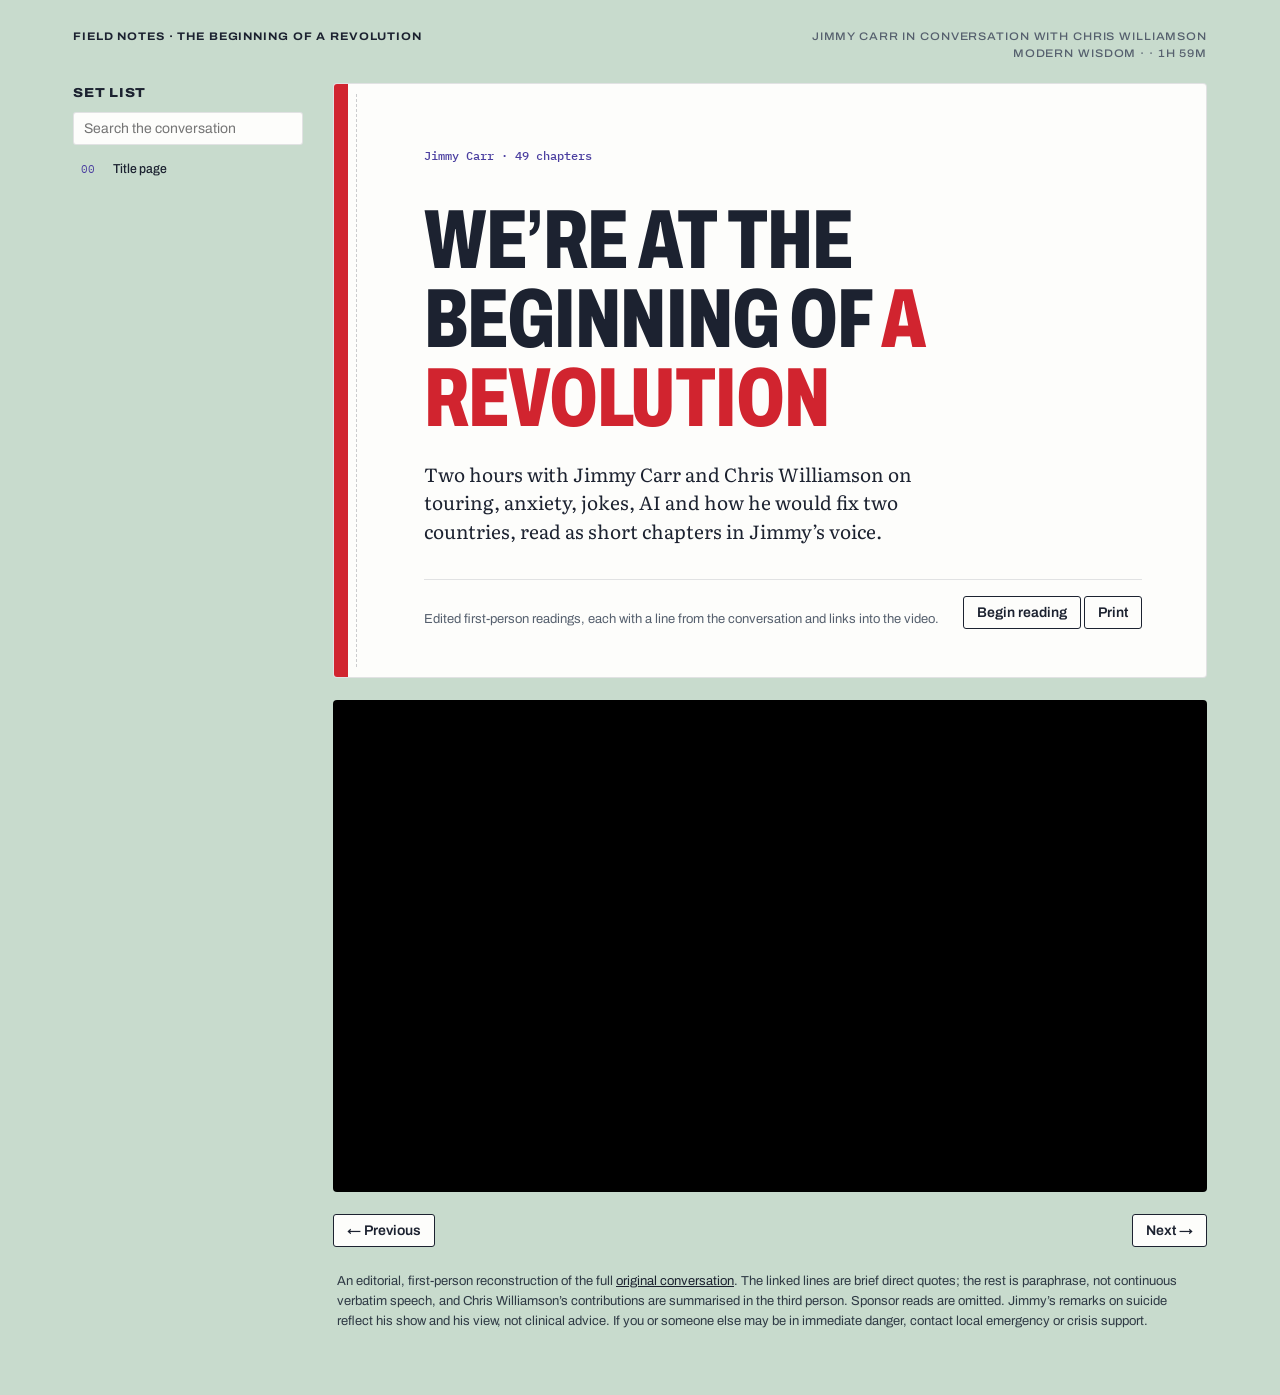
<file: jimmy-carr/template.html>
<!doctype html>
<html lang="en">
<head>
<meta charset="utf-8"><meta name="viewport" content="width=device-width,initial-scale=1">
<!-- field-notes:head -->
<link rel="preconnect" href="https://fonts.googleapis.com"><link rel="preconnect" href="https://fonts.gstatic.com" crossorigin>
<link href="https://fonts.googleapis.com/css2?family=Archivo:wdth,wght@62..125,400..800&family=IBM+Plex+Mono:wght@400;500&family=Literata:ital,opsz,wght@0,7..72,400..600;1,7..72,400&display=swap" rel="stylesheet">
<style>
:root{--desk:#c8dbcd;--paper:#fdfdfb;--ink:#1c2230;--muted:#56606e;--line:#1c22301f;--accent:#d1242f;--stamp:#4b3fa0;--display:"Archivo","Helvetica Neue",Arial,sans-serif;--body:"Literata",Georgia,serif;--mono:"IBM Plex Mono",ui-monospace,monospace}*{box-sizing:border-box}[hidden]{display:none!important}body{margin:0;background:var(--desk);color:var(--ink);font:16px/1.55 var(--display)}header{max-width:1190px;margin:auto;padding:28px 28px 22px;display:flex;justify-content:space-between;gap:20px;font:500 11px/1.5 var(--display);font-stretch:112%;letter-spacing:.08em;text-transform:uppercase;color:var(--muted)}header span{text-align:right}header strong{color:var(--ink);font-weight:700}.home{color:inherit;text-decoration:none}.home:hover{color:var(--accent)}.layout{max-width:1190px;margin:auto;padding:0 28px 40px;display:grid;grid-template-columns:230px minmax(0,1fr);gap:30px}.toc{position:sticky;top:16px;max-height:calc(100vh - 32px);overflow:auto}.toc h2{font:800 13px/1 var(--display);font-stretch:112%;letter-spacing:.06em;text-transform:uppercase;color:var(--ink);margin:4px 0 12px}.toc ol{list-style:none;padding:0;display:grid;gap:1px}.toc a{display:grid;grid-template-columns:26px 1fr;gap:6px;padding:6px 8px;border-radius:3px;color:var(--ink);text-decoration:none;font:500 13px/1.3 var(--display);font-stretch:92%}.toc a:hover{background:#ffffff66}.toc a[aria-current=true]{background:var(--ink);color:var(--paper)}.toc a[aria-current=true] i{color:#f3dc7a}.toc i{font:11px/1.6 var(--mono);font-style:normal;color:var(--stamp)}.toc .results .group{padding:12px 8px 4px;font:600 10px var(--display);letter-spacing:.14em;text-transform:uppercase;color:var(--muted)}.toc .break{margin:3px 0;padding:5px 8px;border:1px dashed var(--line);border-radius:3px;color:var(--muted);font:12px/1.3 var(--display)}.toc .break i{font:600 9px var(--display);font-style:normal;letter-spacing:.14em;text-transform:uppercase;color:var(--muted)}.toc .break span,.toc .break small{display:block}.toc .break.playing{border-style:solid}.toc-top{position:sticky;top:0;z-index:1;background:var(--desk);padding-bottom:6px}.search{display:block;margin:0 0 10px}.search input{width:100%;font:14px var(--display);color:var(--ink);background:var(--paper);border:1px solid var(--line);border-radius:3px;padding:8px 10px}.search input:focus{outline:2px solid var(--stamp);outline-offset:1px}.results{list-style:none;padding:0;margin:0;display:grid;gap:2px}.toc .results a{display:block;padding:8px}.results b{display:block;font-weight:700;font-size:13px}.results small{display:block;font:11px var(--mono);color:var(--stamp);margin:2px 0 3px}.results span{display:block;color:var(--muted);font:13px/1.45 var(--body)}.results mark{background:#f3dc7a;color:var(--ink)}.toc a[aria-current=true] span{color:#ffffffb3}.empty{font-size:13px;color:var(--muted);padding:6px 8px}.book{min-width:0}.cover,.sheet{position:relative;max-width:880px;margin:0 auto 22px;background:var(--paper);border:1px solid var(--line);border-radius:4px}.cover::before,.sheet::before{content:"";position:absolute;inset:0 auto 0 0;width:14px;background:var(--stub,var(--accent));border-radius:3px 0 0 3px}.cover::after,.sheet::after{content:"";position:absolute;inset:10px auto 10px 22px;border-left:1px dashed #1c223038}.cover{min-height:520px;padding:clamp(30px,6vw,64px) clamp(30px,6vw,64px) clamp(28px,5vw,48px) clamp(54px,7vw,90px);display:flex;flex-direction:column;justify-content:space-between}.kicker{font:500 12px/1.4 var(--mono);color:var(--stamp)}.cover h1{font:800 clamp(46px,7.6vw,84px)/.94 var(--display);font-stretch:68%;letter-spacing:-.01em;text-transform:uppercase;margin:36px 0 22px;max-width:640px}.cover h1 span{color:var(--accent)}.deck{font:19px/1.5 var(--body);max-width:560px;margin:0}.screen{position:relative;max-width:880px;margin:0 auto 22px;aspect-ratio:16/9;background:#000;border-radius:4px;overflow:hidden}.screen iframe,.screen>div{position:absolute;inset:0;width:100%;height:100%;border:0}.reading .screen{display:block;position:fixed;right:16px;bottom:16px;z-index:5;width:clamp(200px,60vw,360px);margin:0;border:2px solid var(--ink)}.reading .layout{padding-bottom:calc(clamp(200px,60vw,360px)*9/16 + 40px)}.cover-bottom{border-top:1px solid var(--line);padding-top:16px;margin-top:34px;display:flex;justify-content:space-between;align-items:end;gap:18px;font:13px/1.45 var(--display);color:var(--muted)}button{font:600 14px var(--display);color:var(--ink);background:var(--paper);border:1px solid var(--ink);border-radius:3px;padding:8px 13px;cursor:pointer}button:hover:not(:disabled){background:var(--ink);color:var(--paper)}button:disabled{opacity:.35;cursor:default}.sheet{min-height:480px;padding:clamp(26px,5vw,52px) clamp(26px,5vw,56px) clamp(22px,4vw,36px) clamp(52px,7vw,84px);display:flex;flex-direction:column}#pages .sheet:nth-child(4n+1){--stub:#f2b8c6}#pages .sheet:nth-child(4n+2){--stub:#a9c8ec}#pages .sheet:nth-child(4n+3){--stub:#f3dc7a}#pages .sheet:nth-child(4n+4){--stub:#9fd3ab}.sheet-head,.foot{display:flex;justify-content:space-between;gap:12px;align-items:center}.meta{font:500 12px var(--mono);color:var(--stamp)}.time{font:12px var(--mono);color:var(--muted);text-decoration:none;white-space:nowrap}.time:hover{color:var(--accent)}h2{font:750 clamp(32px,5vw,52px)/1 var(--display);font-stretch:78%;letter-spacing:-.005em;max-width:660px;margin:28px 0 22px}.copy{font:17.5px/1.65 var(--body);max-width:640px}.copy p{margin:0 0 16px}.sensitive{max-width:640px;margin:4px 0 18px;padding:11px 13px;background:#f7e3e6;border-radius:3px;font:13px/1.5 var(--display)}.quote{max-width:640px;margin:10px 0 24px;font:650 clamp(20px,2.4vw,25px)/1.25 var(--display);font-stretch:88%}.quote{border-top:3px solid var(--accent);padding-top:14px;display:inline-block}.quote a{color:var(--ink);text-decoration:none}.quote a:hover{color:var(--accent)}.foot{margin-top:auto;border-top:1px solid var(--line);padding-top:12px;font:12px var(--display);color:var(--muted)}.nav{max-width:880px;margin:0 auto;display:flex;justify-content:space-between}.note{max-width:880px;margin:24px auto;padding:0 4px;font:13px/1.55 var(--display);color:#2f3a45}.note a{color:var(--ink)}
@media(max-width:740px){header{padding:18px 16px 12px;font-size:10px}.layout{display:block;padding:0 12px 25px}.toc{position:static;max-height:none;overflow:visible;padding-bottom:10px}.toc-top{position:static}.toc h2{margin-left:4px}#toc{display:flex;overflow-x:auto;margin:0}.toc a{display:block;white-space:nowrap}.toc i{margin-right:5px}.toc ol.results{display:grid;width:auto}.toc .break{white-space:nowrap;margin:0 3px}.toc .break span,.toc .break small{display:inline}.toc .break small{margin-left:6px}.toc .results a{white-space:normal}.cover{min-height:460px;padding:28px 22px 26px 44px}.cover::before,.sheet::before{width:10px}.cover::after,.sheet::after{left:17px}.cover-bottom{align-items:start;flex-direction:column}.sheet{min-height:0;padding:24px 20px 20px 40px}.copy{font-size:17px}}
@media print{@page{size:A4;margin:15mm}body{background:white}.layout{display:block;padding:0}.toc,header,.cover,.nav,.note,.screen{display:none!important}.sheet,.sheet[hidden]{display:flex!important;border:0;margin:0;max-width:none;min-height:0;padding:7mm 3mm;break-after:page;page-break-after:always}.sheet::before,.sheet::after{display:none}.sheet:last-of-type{break-after:auto}.sheet h2{font-size:28pt;margin:12mm 0 6mm}.copy{font-size:12.5pt;line-height:1.55;max-width:none}.foot{margin-top:8mm}}
</style></head>
<body>
<header><strong><a class="home" href="../index.html">Field notes</a> · <a class="home" id="title-link" href="#">The beginning of a revolution</a></strong><span>Jimmy Carr in conversation with Chris Williamson<br>Modern Wisdom · <!-- field-notes:published --> · 1h 59m</span></header>
<div class="layout"><nav class="toc" aria-label="Chapters"><h2>Set list</h2><div class="toc-top"><label class="search"><input id="q" type="search" placeholder="Search the conversation" aria-label="Search the conversation" autocomplete="off"></label><a id="cover-link" href="#"><i>00</i>Title page</a></div><ol id="results" class="results" hidden></ol><p id="empty" class="empty" hidden>No chapter mentions these words.</p><ol id="toc"></ol></nav><main class="book">
<section class="cover" id="cover"><div><div class="kicker">Jimmy Carr · 49 chapters</div><h1>We’re at the beginning of <span>a revolution</span></h1><p class="deck">Two hours with Jimmy Carr and Chris Williamson on touring, anxiety, jokes, AI and how he would fix two countries, read as short chapters in Jimmy’s voice.</p></div><div class="cover-bottom"><span>Edited first-person readings, each with a line from the conversation and links into the video.</span><div><button id="begin">Begin reading</button> <button onclick="print()">Print</button></div></div></section>
<div class="screen"><div id="player"></div></div><div id="pages" aria-live="polite"></div><div class="nav"><button id="prev">← Previous</button><button id="next">Next →</button></div>
<p class="note">An editorial, first-person reconstruction of the full <a href="https://youtu.be/gAxNYd01I6E">original conversation</a>. The linked lines are brief direct quotes; the rest is paraphrase, not continuous verbatim speech, and Chris Williamson’s contributions are summarised in the third person. Sponsor reads are omitted. Jimmy’s remarks on suicide reflect his show and his view, not clinical advice. If you or someone else may be in immediate danger, contact local emergency or crisis support.</p>
</main></div>
<!-- field-notes:runtime -->
<script>
const data=FIELD_NOTES,chapters=data.chapters,lead=data.lead,{timecode,escapeHtml:esc}=FieldNotes;
const toc=document.querySelector('#toc'),pages=document.querySelector('#pages'),cover=document.querySelector('#cover'),coverLink=document.querySelector('#cover-link');
const at=s=>FieldNotes.videoLink(data.video,s,lead),pad=n=>String(n).padStart(2,'0'),narrow=()=>matchMedia('(max-width:740px)').matches;
chapters.forEach((c,i)=>{let link=document.createElement('a');link.href=`#page-${i+1}`;link.innerHTML=`<i>${pad(i+1)}</i>${esc(c.title)}`;link.onclick=ev=>{ev.preventDefault();notes.go(i)};let li=document.createElement('li');li.append(link);toc.append(li);
let extra=c.paragraphs[1]?esc(c.paragraphs[1]):'';if(c.continue!=null)extra+=` <a class="time" href="${at(c.continue)}" target="_blank" rel="noopener">Continue at ${timecode(c.continue)} ↗</a>`;
let note=c.content_note?`<aside class="sensitive">${FieldNotes.contentNote(c.content_note,data.contentNote)}</aside>`:'';
let article=document.createElement('article');article.className='sheet';article.id=`page-${i+1}`;article.hidden=true;article.innerHTML=`<div class="sheet-head"><span class="meta">${data.chapterLabel}${pad(i+1)} / ${chapters.length}</span><a class="time" href="${at(c.start)}" target="_blank" rel="noopener">${timecode(c.start)} ↗</a></div><h2>${esc(c.title)}</h2><div class="copy"><p>${esc(c.paragraphs[0])}</p><p>${extra}</p></div>${note}${c.quote?`<blockquote class="quote"><a href="${at(c.quote_start)}" target="_blank" rel="noopener">“${esc(c.quote)}” ↗</a></blockquote>`:''}<div class="foot"><span>${esc(data.speaker)} · edited first-person paraphrase</span><a class="time" href="${at(c.start)}" target="_blank" rel="noopener">Listen from ${timecode(c.start)} ↗</a></div>`;pages.append(article)});
const tocLinks=[...toc.querySelectorAll('a')],sheets=[...pages.querySelectorAll('.sheet')];
const markers=data.breaks.map(b=>{let li=document.createElement('li');li.className='break';li.innerHTML=`<span><i>${esc(b.kind)}</i></span><small>${esc(b.label)}</small>`;return li});
FieldNotes.itemAfterEachBreak(chapters.map(c=>c.start),data.breaks).forEach((i,n)=>toc.insertBefore(markers[n],tocLinks[i]?.parentElement||null));
let notes;
notes=FieldNotes.mount({video:data.video,lead,items:chapters.map((c,i)=>({start:c.start,hash:`page-${i+1}`})),breaks:data.breaks,transcript:data.transcript,titlePage:true,mark:i=>tocLinks[i],
onBreak:b=>markers.forEach((m,n)=>m.classList.toggle('playing',data.breaks[n]===b)),
activate(i,cause){let reading=i>=0;cover.hidden=reading;document.body.classList.toggle('reading',reading);sheets.forEach((s,n)=>s.hidden=n!==i);
if(reading)coverLink.removeAttribute('aria-current');else coverLink.setAttribute('aria-current','true');
document.querySelector('#prev').disabled=!reading;document.querySelector('#next').disabled=i===chapters.length-1;
if(reading&&!toc.hidden)FieldNotes.centreInList(narrow()?toc:document.querySelector('.toc'),tocLinks[i],narrow());
if(cause==='load'){if(reading)addEventListener('load',()=>scrollTo(0,0));return}
if(cause==='video'&&notes.readerScrolledRecently())return;scrollTo({top:0,behavior:'smooth'})}});
document.querySelector('#begin').onclick=()=>notes.begin();document.querySelector('#prev').onclick=()=>notes.previous();document.querySelector('#next').onclick=()=>notes.next();
for(const a of [coverLink,document.querySelector('#title-link')])a.onclick=ev=>{ev.preventDefault();notes.showTitlePage()};
const docs=chapters.map(c=>({text:[c.title,...c.paragraphs,c.quote||''].join(' ')}));
const q=document.querySelector('#q'),results=document.querySelector('#results'),empty=document.querySelector('#empty');
function result(html,open,href='#'){let a=document.createElement('a');a.href=href;a.innerHTML=html;a.onclick=ev=>{ev.preventDefault();open();if(narrow())pages.scrollIntoView()};let li=document.createElement('li');li.append(a);results.append(li)}
function group(label){let li=document.createElement('li');li.className='group';li.textContent=label;results.append(li)}
q.oninput=()=>{let found=notes.search(q.value,docs),any=found&&(found.content.length||found.transcript.length);toc.hidden=!!found;coverLink.hidden=!!found;results.hidden=!any;empty.hidden=!found||!!any;results.innerHTML='';if(!found)return;
if(found.content.length)group(data.contentGroup);
found.content.forEach(r=>{let c=chapters[r.i];result(`<b>${pad(r.i+1)} · ${esc(c.title)}</b><small>${r.hits} ${r.hits===1?'hit':'hits'}${r.terms.length>1?` · ${r.found}/${r.terms.length} words`:''} · ${timecode(c.start)}</small><span>${r.snippet}</span>`,()=>notes.go(r.i),`#page-${r.i+1}`)});
if(found.transcript.length)group('Spoken in the video');
found.transcript.forEach(h=>{let i=Math.max(0,h.item);result(`<b>${pad(i+1)} · ${esc(chapters[i].title)}</b><small>${h.moments===1?`At ${timecode(h.start)}`:`${h.moments} times, from ${timecode(h.start)}`}</small>`,()=>notes.go(i,'reader',h.start))})};
q.onkeydown=e=>{if(e.key==='Escape'){q.value='';q.oninput()}if(e.key==='Enter'&&results.querySelector('a'))results.querySelector('a').click()};
</script></body></html>
</file>
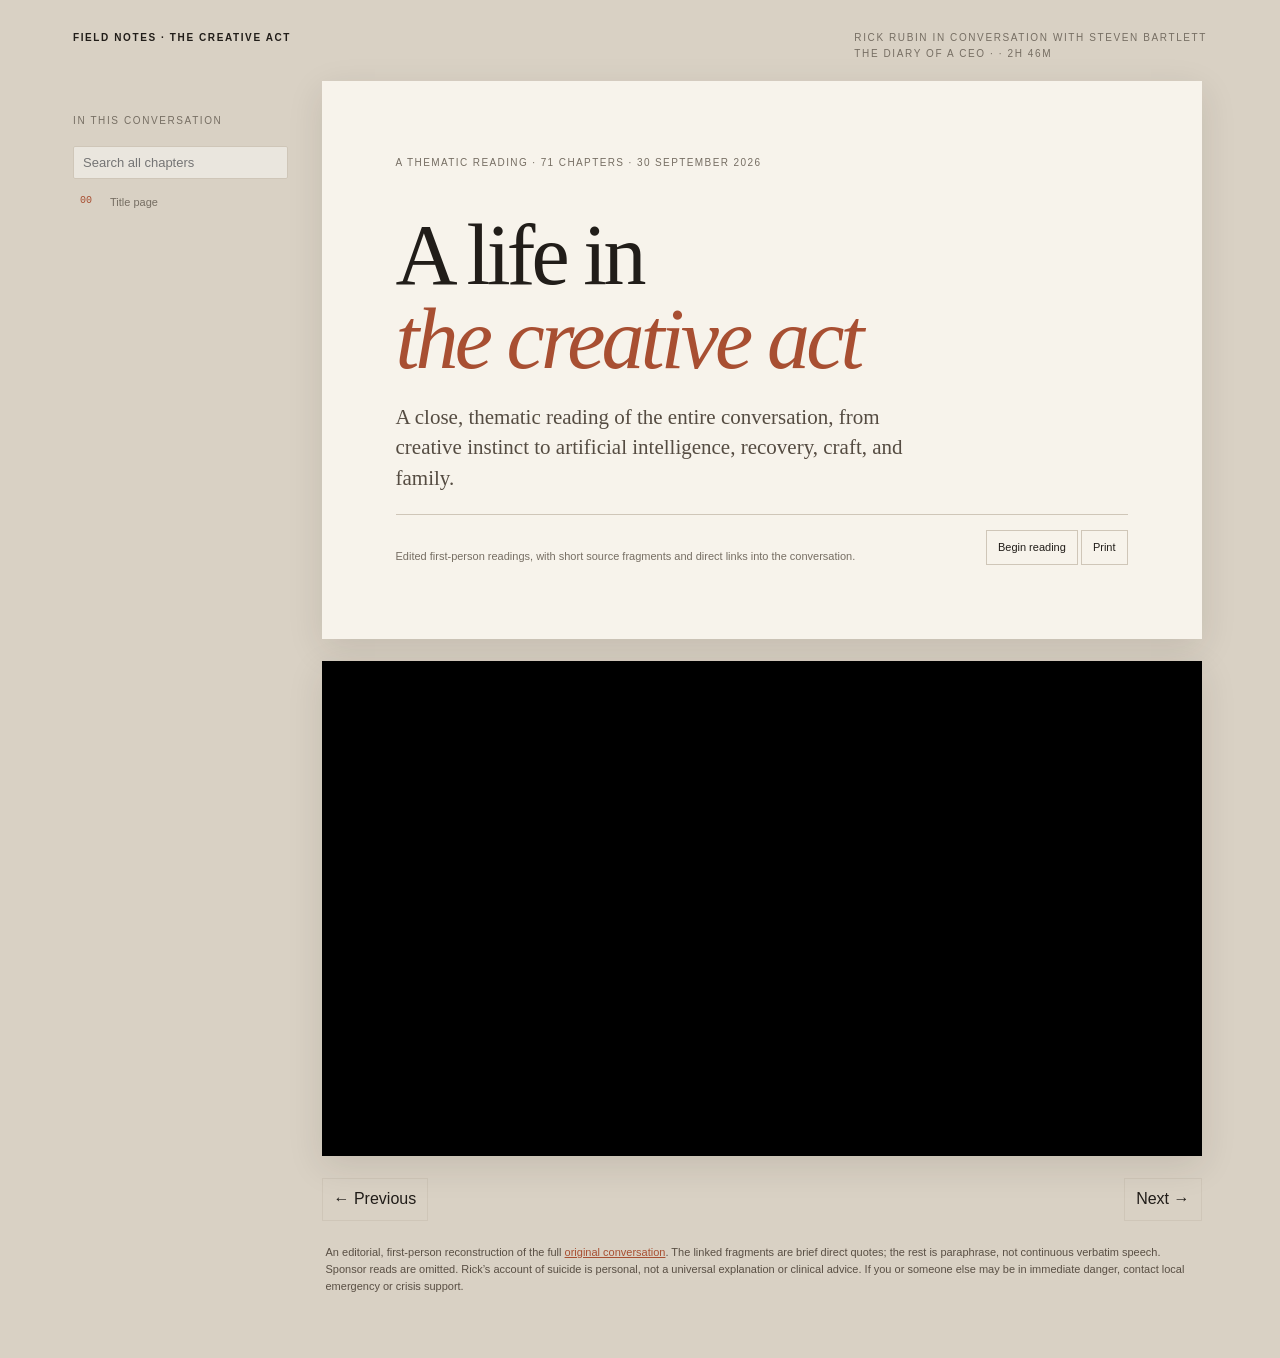
<file: rick-rubin/template.html>
<!doctype html>
<html lang="en">
<head>
<meta charset="utf-8"><meta name="viewport" content="width=device-width,initial-scale=1">
<!-- field-notes:head -->
<style>
:root{--ink:#211d19;--muted:#766e63;--paper:#f7f3eb;--desk:#d9d1c4;--rule:#cfc6b8;--accent:#a84f32;--serif:"Iowan Old Style",Baskerville,Georgia,serif;--sans:-apple-system,BlinkMacSystemFont,"Segoe UI",sans-serif;--mono:ui-monospace,monospace}*{box-sizing:border-box}[hidden]{display:none!important}body{margin:0;background:var(--desk);color:var(--ink);font:16px/1.55 var(--sans)}header{max-width:1190px;margin:auto;padding:30px 28px 20px;display:flex;justify-content:space-between;font-size:10px;letter-spacing:.16em;text-transform:uppercase;color:var(--muted)}header strong{color:var(--ink)}.home{color:inherit;text-decoration:none}.home:hover{color:var(--accent)}.layout{max-width:1190px;margin:auto;padding:0 28px 40px;display:grid;grid-template-columns:215px minmax(0,1fr);gap:28px}.toc{position:sticky;top:16px;max-height:calc(100vh - 32px);overflow:auto}.toc h2{font:10px var(--sans);letter-spacing:.16em;text-transform:uppercase;color:var(--muted)}.toc ol{list-style:none;padding:0;display:grid;gap:2px}.toc a{display:grid;grid-template-columns:24px 1fr;gap:6px;padding:6px 7px;border-radius:2px;color:var(--muted);text-decoration:none;font-size:11px;line-height:1.3}.toc a:hover,.toc a[aria-current=true]{background:#ffffff70;color:var(--ink)}.toc i{font:10px var(--mono);color:var(--accent)}.toc .break{margin:3px 0;padding:5px 7px;border:1px dashed var(--rule);border-radius:2px;color:var(--muted);font-size:11px;line-height:1.3}.toc .break span{display:block;font:10px var(--mono)}.toc .break i{font:9px var(--sans);font-style:normal;letter-spacing:.12em;text-transform:uppercase;margin-right:6px;color:var(--muted)}.toc .break small{display:block;font-size:11px}.toc .results .group{padding:12px 7px 4px;font:10px var(--sans);letter-spacing:.16em;text-transform:uppercase;color:var(--muted)}.toc .break.playing{border-style:solid}.toc-top{position:sticky;top:0;z-index:1;background:var(--desk);padding-bottom:4px}.search{display:block;margin:0 0 10px}.search input{width:100%;font:13px var(--sans);color:var(--ink);background:#ffffff70;border:1px solid var(--rule);border-radius:2px;padding:8px 9px}.search input:focus{outline:none;border-color:var(--accent);background:#fff}.results{list-style:none;padding:0;margin:0;display:grid;gap:2px}.toc .results a{display:block;padding:7px 7px 8px}.results b{display:block;font-weight:500;color:var(--ink);font-size:12px}.results small{display:block;font:10px var(--mono);color:var(--accent);margin:2px 0 3px}.results span{display:block;color:var(--muted)}.results mark{background:none;color:var(--ink);font-weight:600}.empty{font-size:11px;color:var(--muted);padding:6px 7px}.book{min-width:0}.cover,.sheet{max-width:880px;margin:0 auto 22px;background:var(--paper);box-shadow:0 10px 34px #251d141c}.cover{min-height:540px;padding:clamp(30px,7vw,74px);display:flex;flex-direction:column;justify-content:space-between}.kicker,.meta,.foot{font-size:10px;letter-spacing:.14em;text-transform:uppercase;color:var(--muted)}.cover h1{font:500 clamp(48px,8vw,86px)/.98 var(--serif);letter-spacing:-.045em;margin:42px 0 18px}.cover h1 em{color:var(--accent);font-weight:400}.screen{position:relative;max-width:880px;margin:0 auto 22px;aspect-ratio:16/9;background:#000;box-shadow:0 10px 34px #251d141c}.screen iframe,.screen>div{position:absolute;inset:0;width:100%;height:100%;border:0}.reading .screen{display:block;position:fixed;right:16px;bottom:16px;z-index:5;width:clamp(200px,60vw,360px);margin:0;box-shadow:0 12px 40px #0006}.reading .layout{padding-bottom:calc(clamp(200px,60vw,360px)*9/16 + 40px)}.deck{font:21px/1.45 var(--serif);max-width:540px;color:#554c42}.cover-bottom{border-top:1px solid var(--rule);padding-top:15px;display:flex;justify-content:space-between;align-items:end;gap:18px;font-size:11px;color:var(--muted)}button{font:inherit;color:var(--ink);background:none;border:1px solid var(--rule);padding:8px 11px;cursor:pointer}button:hover{border-color:var(--accent);color:var(--accent)}.sheet{min-height:490px;padding:clamp(28px,5vw,58px);display:flex;flex-direction:column}.sheet[hidden]{display:none}.sheet-head,.foot{display:flex;justify-content:space-between;gap:12px;align-items:center}.meta{color:var(--accent)}.time{font:11px var(--mono);color:var(--muted);text-decoration:none;white-space:nowrap}.time:hover{color:var(--accent)}h2{font:500 clamp(33px,5.3vw,56px)/1.03 var(--serif);letter-spacing:-.035em;max-width:650px;margin:34px 0 20px}.copy{font:18px/1.64 var(--serif);color:#39332d;max-width:660px}.copy p{margin:0 0 16px}.sensitive{max-width:660px;margin:6px 0 16px;padding:10px 12px;background:#efe5da;color:#594f44;font:11px/1.5 var(--sans)}.quote{font:italic 17px/1.4 var(--serif);color:var(--accent);border-left:1px solid var(--accent);padding-left:14px;margin:14px 0 20px}.quote a{color:inherit;text-decoration:none}.quote a:hover{text-decoration:underline}.foot{margin-top:auto;border-top:1px solid var(--rule);padding-top:12px;font-size:9px}.nav{max-width:880px;margin:0 auto;display:flex;justify-content:space-between}.note{max-width:880px;margin:23px auto;padding:0 4px;font-size:11px;line-height:1.55;color:#594f44}.note a{color:var(--accent)}
@media(max-width:740px){header{padding:20px 16px 12px}.layout{display:block;padding:0 12px 25px}.toc{position:static;max-height:none;overflow:visible;padding-bottom:10px}.toc-top{position:static}.toc h2{margin-left:4px}#toc{display:flex;overflow-x:auto;margin:0}.toc a{display:block;white-space:nowrap}.toc i{margin-right:5px}.toc ol.results{display:grid;width:auto}.toc .break{white-space:nowrap;margin:0 3px}.toc .break span,.toc .break small{display:inline}.toc .break small{margin-left:6px}.toc .results a{white-space:normal}.cover{min-height:470px;padding:28px 23px}.cover-bottom{align-items:start;flex-direction:column}.sheet{min-height:0;padding:26px 22px}.copy{font-size:17px}}
@media print{@page{size:A4;margin:15mm}body{background:white}.layout{display:block;padding:0}.toc,header,.cover,.nav,.note,.screen{display:none!important}.sheet,.sheet[hidden]{display:flex!important;box-shadow:none;margin:0;max-width:none;min-height:0;padding:7mm 3mm;break-after:page;page-break-after:always}.sheet:last-of-type{break-after:auto}.sheet h2{font-size:28pt;margin:13mm 0 6mm}.copy{font-size:13pt;line-height:1.52;max-width:none}.foot{margin-top:8mm}}
</style></head>
<body>
<header><strong><a class="home" href="../index.html">Field notes</a> · <a class="home" id="title-link" href="#">The creative act</a></strong><span>Rick Rubin in conversation with Steven Bartlett<br>The Diary of a CEO · <!-- field-notes:published --> · 2h 46m</span></header>
<div class="layout"><nav class="toc" aria-label="Chapters"><h2>In this conversation</h2><div class="toc-top"><label class="search"><input id="q" type="search" placeholder="Search all chapters" aria-label="Search all chapters" autocomplete="off"></label><a id="cover-link" href="#"><i>00</i>Title page</a></div><ol id="results" class="results" hidden></ol><p id="empty" class="empty" hidden>No chapter mentions these words.</p><ol id="toc"></ol></nav><main class="book">
<section class="cover" id="cover"><div><div class="kicker">A thematic reading · 71 chapters · 30 September 2026</div><h1>A life in<br><em>the creative act</em></h1><p class="deck">A close, thematic reading of the entire conversation, from creative instinct to artificial intelligence, recovery, craft, and family.</p></div><div class="cover-bottom"><span>Edited first-person readings, with short source fragments and direct links into the conversation.</span><div><button id="begin">Begin reading</button> <button onclick="print()">Print</button></div></div></section>
<div class="screen"><div id="player"></div></div><div id="pages" aria-live="polite"></div><div class="nav"><button id="prev">← Previous</button><button id="next">Next →</button></div>
<p class="note">An editorial, first-person reconstruction of the full <a href="https://youtu.be/a_GiFiHXJ6g">original conversation</a>. The linked fragments are brief direct quotes; the rest is paraphrase, not continuous verbatim speech. Sponsor reads are omitted. Rick’s account of suicide is personal, not a universal explanation or clinical advice. If you or someone else may be in immediate danger, contact local emergency or crisis support.</p>
</main></div>
<!-- field-notes:runtime -->
<script>
const data=FIELD_NOTES,chapters=data.chapters,lead=data.lead,{timecode,escapeHtml:esc}=FieldNotes;
const toc=document.querySelector('#toc'),pages=document.querySelector('#pages'),cover=document.querySelector('#cover'),coverLink=document.querySelector('#cover-link');
const at=s=>FieldNotes.videoLink(data.video,s,lead),pad=n=>String(n).padStart(2,'0'),narrow=()=>matchMedia('(max-width:740px)').matches;
chapters.forEach((c,i)=>{let link=document.createElement('a');link.href=`#page-${i+1}`;link.innerHTML=`<i>${pad(i+1)}</i>${esc(c.title)}`;link.onclick=ev=>{ev.preventDefault();notes.go(i)};let li=document.createElement('li');li.append(link);toc.append(li);
let extra=c.paragraphs[1]?esc(c.paragraphs[1]):'';if(c.continue!=null)extra+=` <a class="time" href="${at(c.continue)}" target="_blank" rel="noopener">Continue at ${timecode(c.continue)} ↗</a>`;
let note=c.content_note?`<aside class="sensitive">${FieldNotes.contentNote(c.content_note,data.contentNote)}</aside>`:'';
let article=document.createElement('article');article.className='sheet';article.id=`page-${i+1}`;article.hidden=true;article.innerHTML=`<div class="sheet-head"><span class="meta">${data.chapterLabel}${pad(i+1)} / ${chapters.length}</span><a class="time" href="${at(c.start)}" target="_blank" rel="noopener">${timecode(c.start)} ↗</a></div><h2>${esc(c.title)}</h2><div class="copy"><p>${esc(c.paragraphs[0])}</p><p>${extra}</p></div>${note}${c.quote?`<blockquote class="quote"><a href="${at(c.quote_start)}" target="_blank" rel="noopener">“${esc(c.quote)}” ↗</a></blockquote>`:''}<div class="foot"><span>${esc(data.speaker)} · edited first-person paraphrase</span><a class="time" href="${at(c.start)}" target="_blank" rel="noopener">Listen from ${timecode(c.start)} ↗</a></div>`;pages.append(article)});
const tocLinks=[...toc.querySelectorAll('a')],sheets=[...pages.querySelectorAll('.sheet')];
const markers=data.breaks.map(b=>{let li=document.createElement('li');li.className='break';li.innerHTML=`<span><i>${esc(b.kind)}</i></span><small>${esc(b.label)}</small>`;return li});
FieldNotes.itemAfterEachBreak(chapters.map(c=>c.start),data.breaks).forEach((i,n)=>toc.insertBefore(markers[n],tocLinks[i]?.parentElement||null));
let notes;
notes=FieldNotes.mount({video:data.video,lead,items:chapters.map((c,i)=>({start:c.start,hash:`page-${i+1}`})),breaks:data.breaks,transcript:data.transcript,titlePage:true,mark:i=>tocLinks[i],
onBreak:b=>markers.forEach((m,n)=>m.classList.toggle('playing',data.breaks[n]===b)),
activate(i,cause){let reading=i>=0;cover.hidden=reading;document.body.classList.toggle('reading',reading);sheets.forEach((s,n)=>s.hidden=n!==i);
if(reading)coverLink.removeAttribute('aria-current');else coverLink.setAttribute('aria-current','true');
document.querySelector('#prev').disabled=!reading;document.querySelector('#next').disabled=i===chapters.length-1;
if(reading&&!toc.hidden)FieldNotes.centreInList(narrow()?toc:document.querySelector('.toc'),tocLinks[i],narrow());
if(cause==='load'){if(reading)addEventListener('load',()=>scrollTo(0,0));return}
if(cause==='video'&&notes.readerScrolledRecently())return;scrollTo({top:0,behavior:'smooth'})}});
document.querySelector('#begin').onclick=()=>notes.begin();document.querySelector('#prev').onclick=()=>notes.previous();document.querySelector('#next').onclick=()=>notes.next();
for(const a of [coverLink,document.querySelector('#title-link')])a.onclick=ev=>{ev.preventDefault();notes.showTitlePage()};
const docs=chapters.map(c=>({text:[c.title,...c.paragraphs,c.quote||''].join(' ')}));
const q=document.querySelector('#q'),results=document.querySelector('#results'),empty=document.querySelector('#empty');
function result(html,open,href='#'){let a=document.createElement('a');a.href=href;a.innerHTML=html;a.onclick=ev=>{ev.preventDefault();open();if(narrow())pages.scrollIntoView()};let li=document.createElement('li');li.append(a);results.append(li)}
function group(label){let li=document.createElement('li');li.className='group';li.textContent=label;results.append(li)}
q.oninput=()=>{let found=notes.search(q.value,docs),any=found&&(found.content.length||found.transcript.length);toc.hidden=!!found;coverLink.hidden=!!found;results.hidden=!any;empty.hidden=!found||!!any;results.innerHTML='';if(!found)return;
if(found.content.length)group(data.contentGroup);
found.content.forEach(r=>{let c=chapters[r.i];result(`<b>${pad(r.i+1)} · ${esc(c.title)}</b><small>${r.hits} ${r.hits===1?'hit':'hits'}${r.terms.length>1?` · ${r.found}/${r.terms.length} words`:''} · ${timecode(c.start)}</small><span>${r.snippet}</span>`,()=>notes.go(r.i),`#page-${r.i+1}`)});
if(found.transcript.length)group('Spoken in the video');
found.transcript.forEach(h=>{let i=Math.max(0,h.item);result(`<b>${pad(i+1)} · ${esc(chapters[i].title)}</b><small>${h.moments===1?`At ${timecode(h.start)}`:`${h.moments} times, from ${timecode(h.start)}`}</small>`,()=>notes.go(i,'reader',h.start))})};
q.onkeydown=e=>{if(e.key==='Escape'){q.value='';q.oninput()}if(e.key==='Enter'&&results.querySelector('a'))results.querySelector('a').click()};
</script></body></html>
</file>
